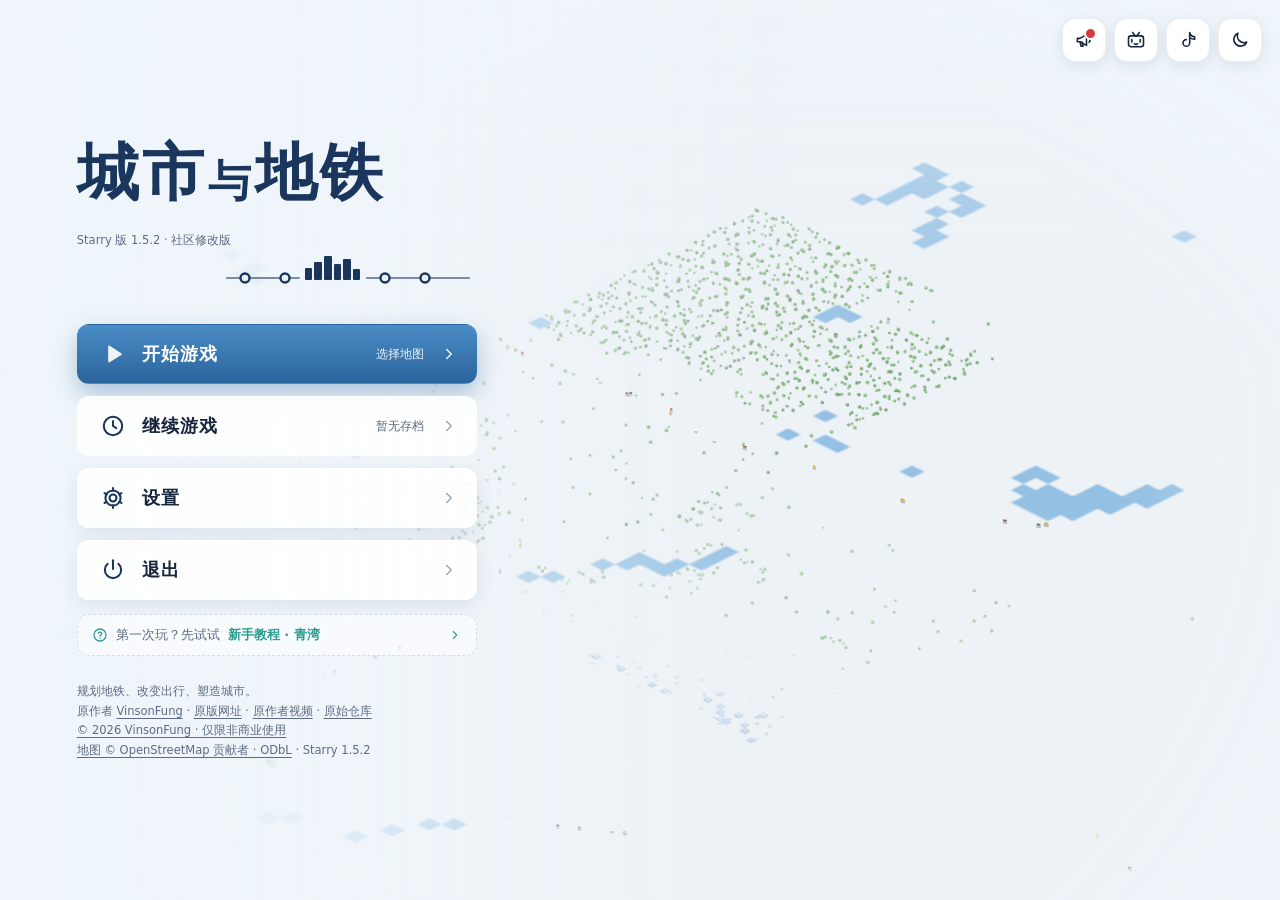
<file: index.html>
<!doctype html>
<html lang="zh-CN">
<head>
  <meta charset="utf-8">
  <meta name="viewport" content="width=device-width, initial-scale=1, viewport-fit=cover">
  <title>城市与地铁 · Starry 社区版 1.2</title>
  <meta name="author" content="VinsonFung">
  <meta name="copyright" content="Copyright © 2026 VinsonFung. Non-commercial use only. All rights reserved.">
  <meta name="description" content="单人地铁规划与城市经营游戏：广州、杭州、香港、台北、东京、上海、武汉、巴黎、北京与青湾教程，支持简体中文、繁体中文和英语。">
  <meta name="theme-color" content="#eaf1f7">
  <link rel="icon" type="image/png" href="img/favicon.png">
  <script>
    // 首帧即应用主题，避免浅色闪烁
    (function () {
      var s = null, t = 'auto';
      try { s = JSON.parse(localStorage.getItem('cm1.settings') || 'null'); t = (s && s.theme) || localStorage.getItem('cm1.theme') || 'auto'; } catch (e) {}
      if (t !== 'light' && t !== 'dark') t = window.matchMedia && window.matchMedia('(prefers-color-scheme: dark)').matches ? 'dark' : 'light';
      document.documentElement.setAttribute('data-theme', t);
      if (s && s.uiScale) document.documentElement.style.setProperty('--uiz', String(s.uiScale));
    })();
  </script>
  <link rel="stylesheet" href="css/style.css">
</head>
<body>
  <canvas id="map" aria-label="城市地图"></canvas>
  <div id="app"></div>
  <noscript>本游戏需要启用 JavaScript。</noscript>
  <script src="js/util.js"></script>
  <script src="js/vendor/opencc/cn2t.js"></script>
  <script src="js/vendor/pinyin/pinyin-pro.js"></script>
  <script src="js/locales/en.js"></script>
  <script src="js/i18n.js"></script>
  <script src="js/config.js"></script>
  <script src="js/accessibility.js"></script>
  <script src="js/news.js"></script>
  <script src="js/legal.js"></script>
  <script src="js/geo_gz.js"></script>
  <script src="js/geo.js"></script>
  <script src="js/data_gz.js"></script>
  <script src="js/data_tutorial.js"></script>
  <script src="js/geo_hz.js"></script>
  <script src="js/data_hz.js"></script>
  <script src="js/community-geography.js"></script>
  <script src="js/geo_sz.js"></script>
  <script src="js/data_sz.js"></script>
  <script src="js/geo_sg.js"></script>
  <script src="js/data_sg.js"></script>
  <script src="js/geo_nj.js"></script>
  <script src="js/data_nj.js"></script>
  <script src="js/geo_su.js"></script>
  <script src="js/data_su.js"></script>
  <script src="js/geo_ny.js"></script>
  <script src="js/data_ny.js"></script>
  <script src="js/geo_cd.js"></script>
  <script src="js/data_cd.js"></script>
  <script src="js/geo_cq.js"></script>
  <script src="js/data_cq.js"></script>
  <script src="js/geo_tj.js"></script>
  <script src="js/data_tj.js"></script>
  <script src="js/geo_qd.js"></script>
  <script src="js/data_qd.js"></script>
  <script src="js/geo_xa.js"></script>
  <script src="js/data_xa.js"></script>
  <script src="js/geo_mi.js"></script>
  <script src="js/data_mi.js"></script>
  <script src="js/geo_nb.js"></script>
  <script src="js/data_nb.js"></script>
  <script src="js/geo_hk.js"></script>
  <script src="js/data_hk.js"></script>
  <script src="js/geo_tk.js"></script>
  <script src="js/data_tk.js"></script>
  <script src="js/geo_tp.js"></script>
  <script src="js/data_tp.js"></script>
  <script src="js/geo_pa.js"></script>
  <script src="js/data_pa.js"></script>
  <script src="js/geo_ld.js"></script>
  <script src="js/data_ld.js"></script>
  <script src="js/geo_wh.js"></script>
  <script src="js/data_wh.js"></script>
  <script src="js/geo_sh.js"></script>
  <script src="js/data_sh.js"></script>
  <script src="js/geo_bj.js"></script>
  <script src="js/data_bj.js"></script>
  <script src="js/geo_sh_outer.js"></script>
  <script src="js/geo_gz_outer.js"></script>
  <script src="js/outer-maps.js"></script>
  <script src="js/traits.js"></script>
  <script src="js/geo_ny1900.js"></script>
  <script src="js/data_ny1900.js"></script>
  <script src="js/geo_sg1980.js"></script>
  <script src="js/data_sg1980.js"></script>
  <script src="js/geo_sy.js"></script>
  <script src="js/data_sy.js"></script>
  <script src="js/maps.js"></script>
  <script src="js/data_eras.js"></script>
  <script src="js/facility.js"></script>
  <script src="js/eras.js"></script>
  <script src="js/city.js"></script>
  <script src="js/metro.js"></script>
  <script src="js/noise.js"></script>
  <script src="js/road-kernel.js"></script>
  <script src="js/sim.js"></script>
  <script src="js/economy.js"></script>
  <script src="js/taskplans.js"></script>
  <script src="js/macro.js"></script>
  <script src="js/rail-concessions.js"></script>
  <script src="js/development.js"></script>
  <script src="js/game.js"></script>
  <script src="js/milestones.js"></script>
  <script src="js/sim-stamp.js"></script>
  <script src="js/traffic-cache.js"></script>
  <script src="js/save.js"></script>
  <script src="js/render.js"></script>
  <script src="js/sites.js"></script>
  <script src="js/scenery.js"></script>
  <script src="js/agents.js"></script>
  <script src="js/bgtransit.js"></script>
  <script src="js/icons.js"></script>
  <script src="js/settings.js"></script>
  <script src="js/keys.js"></script>
  <script src="js/grid.js"></script>
  <script src="js/sound.js"></script>
  <script src="js/soundscape.js"></script>
  <script src="js/tools.js"></script>
  <script src="js/ui.js"></script>
  <script src="js/screens.js"></script>
  <script src="js/sketch.js"></script>
  <script src="js/pages.js"></script>
  <script src="js/todo.js"></script>
  <script src="js/corp.js"></script>
  <script src="js/fleet.js"></script>
  <script src="js/impact.js"></script>
  <script src="js/voices.js"></script>
  <script src="js/opsapp.js"></script>
  <script src="js/stats.js"></script>
  <script src="js/netlayout.js"></script>
  <script src="js/netmap.js"></script>
  <script src="js/netreplay.js"></script>
  <script src="js/review.js"></script>
  <script src="js/follow.js"></script>
  <script src="js/tutorial.js"></script>
  <script src="js/quick.js"></script>
  <script src="js/v22-ui.js"></script>
  <script src="js/main.js"></script>
</body>
</html>
</file>
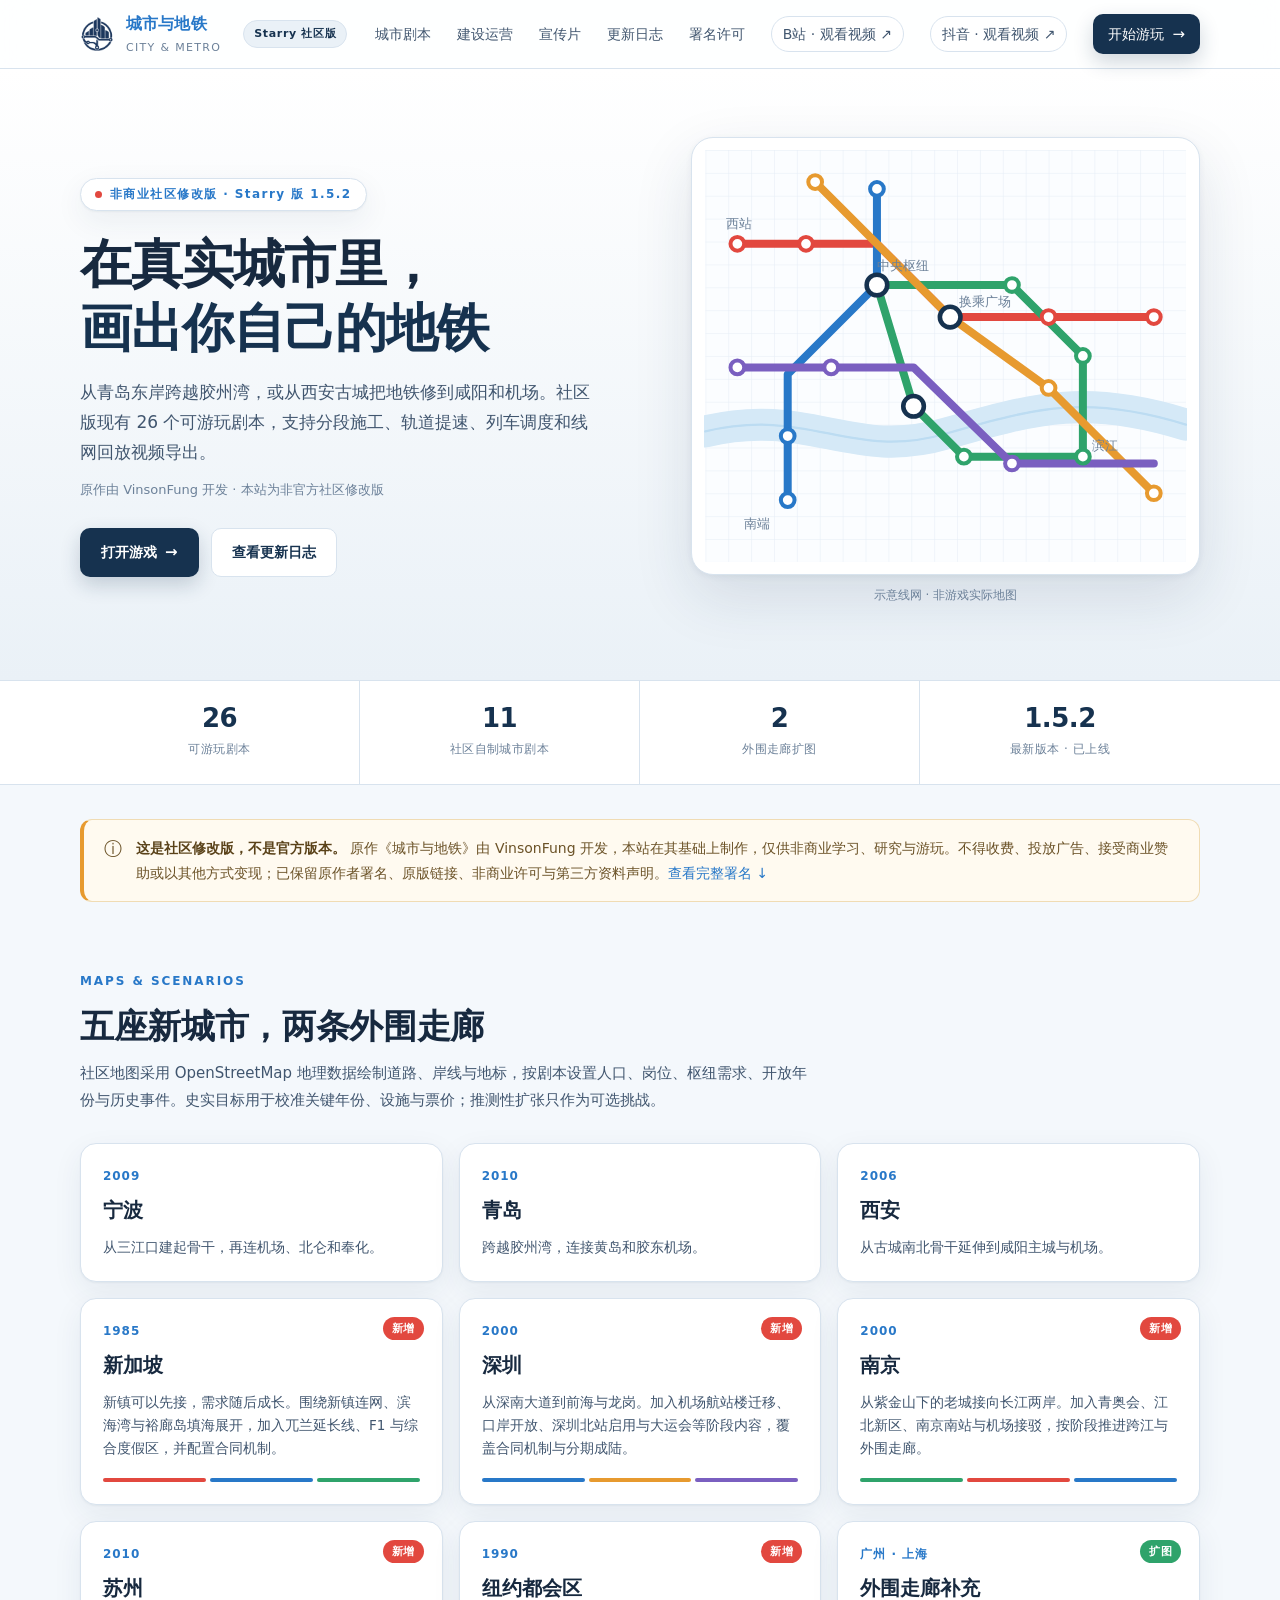
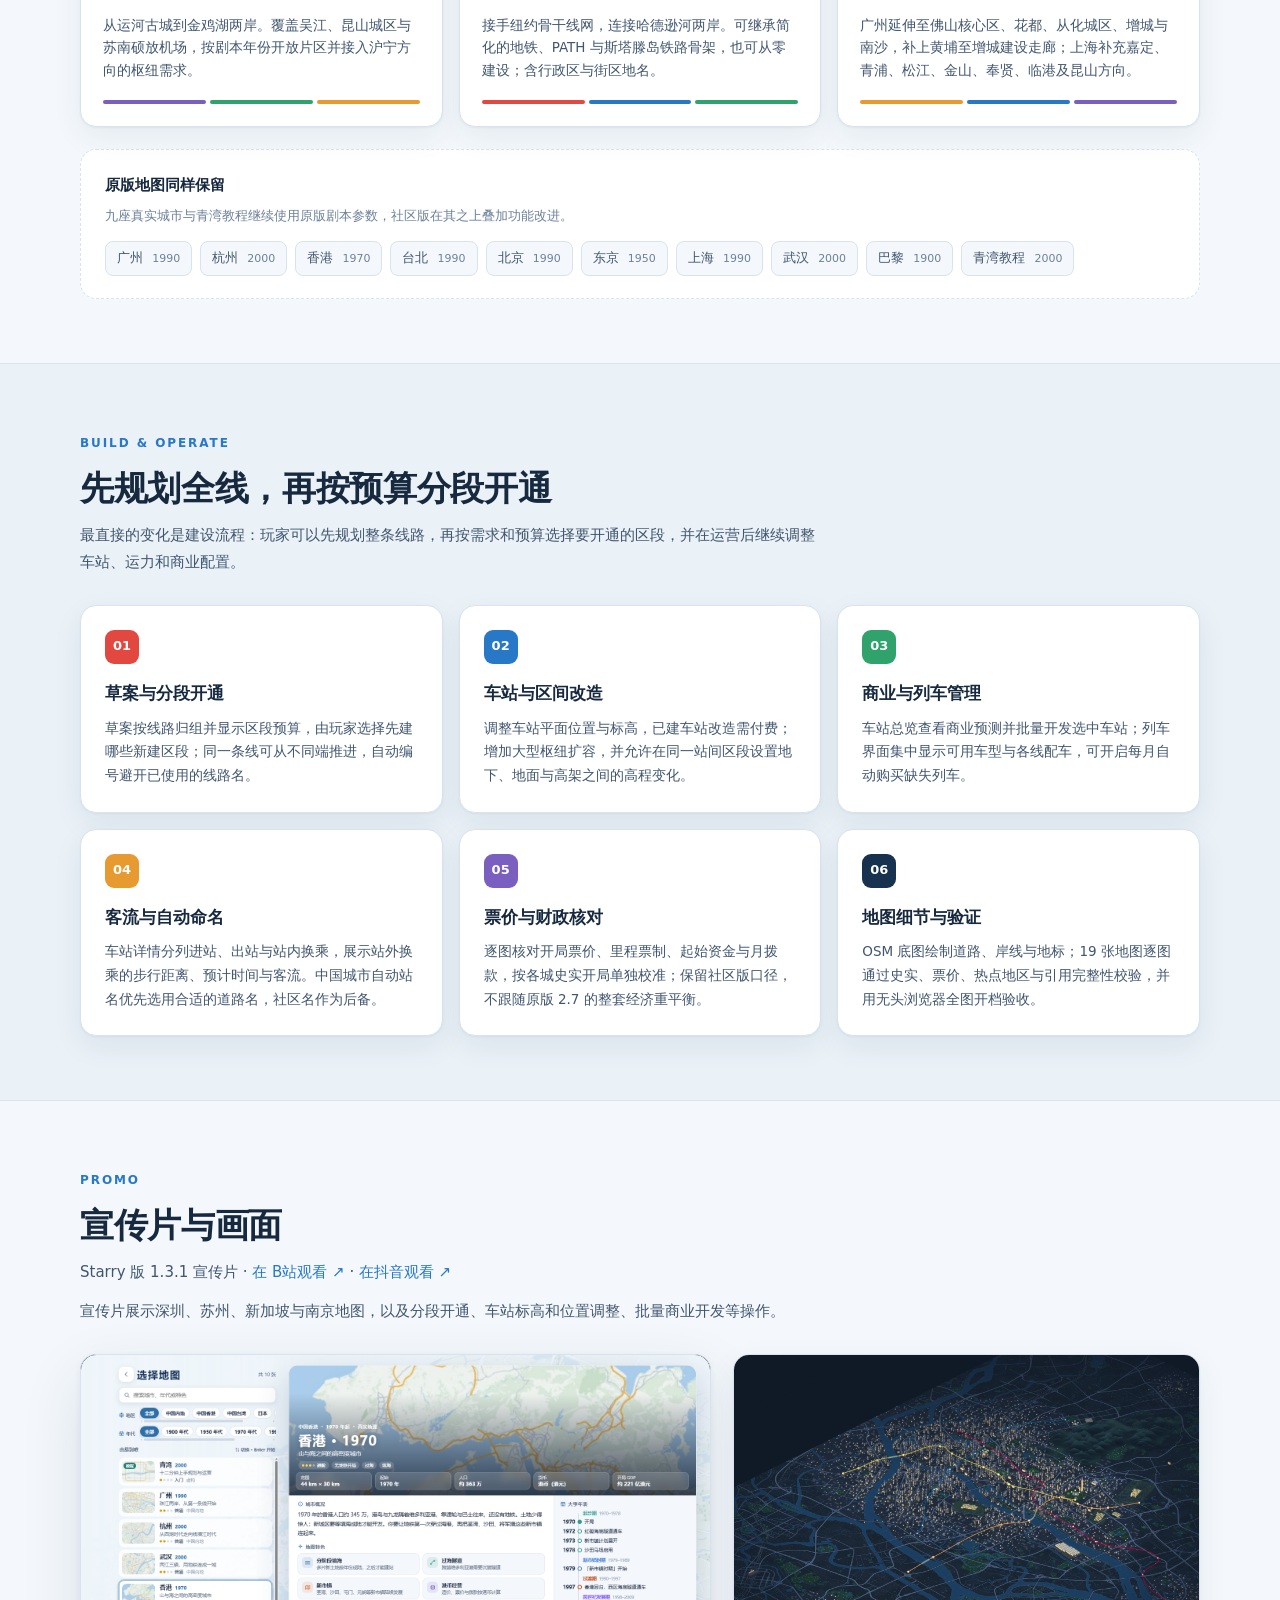
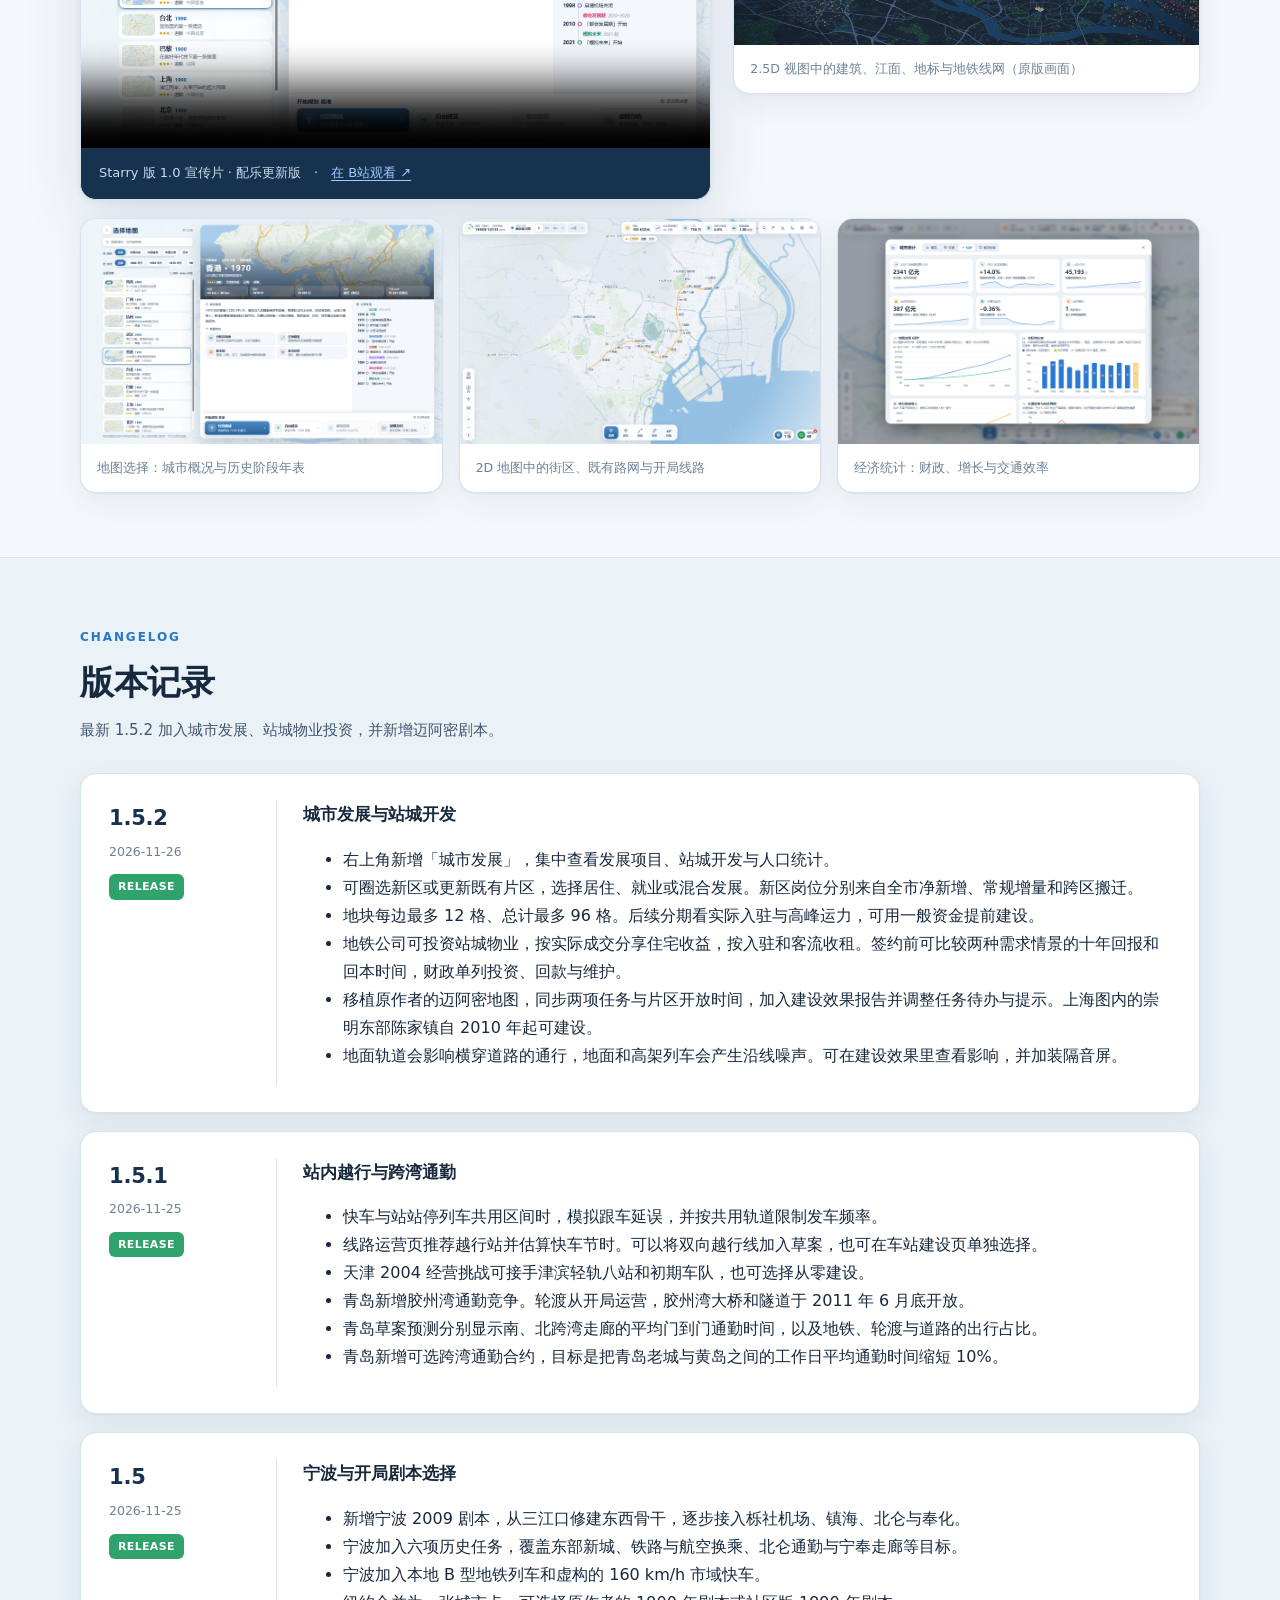
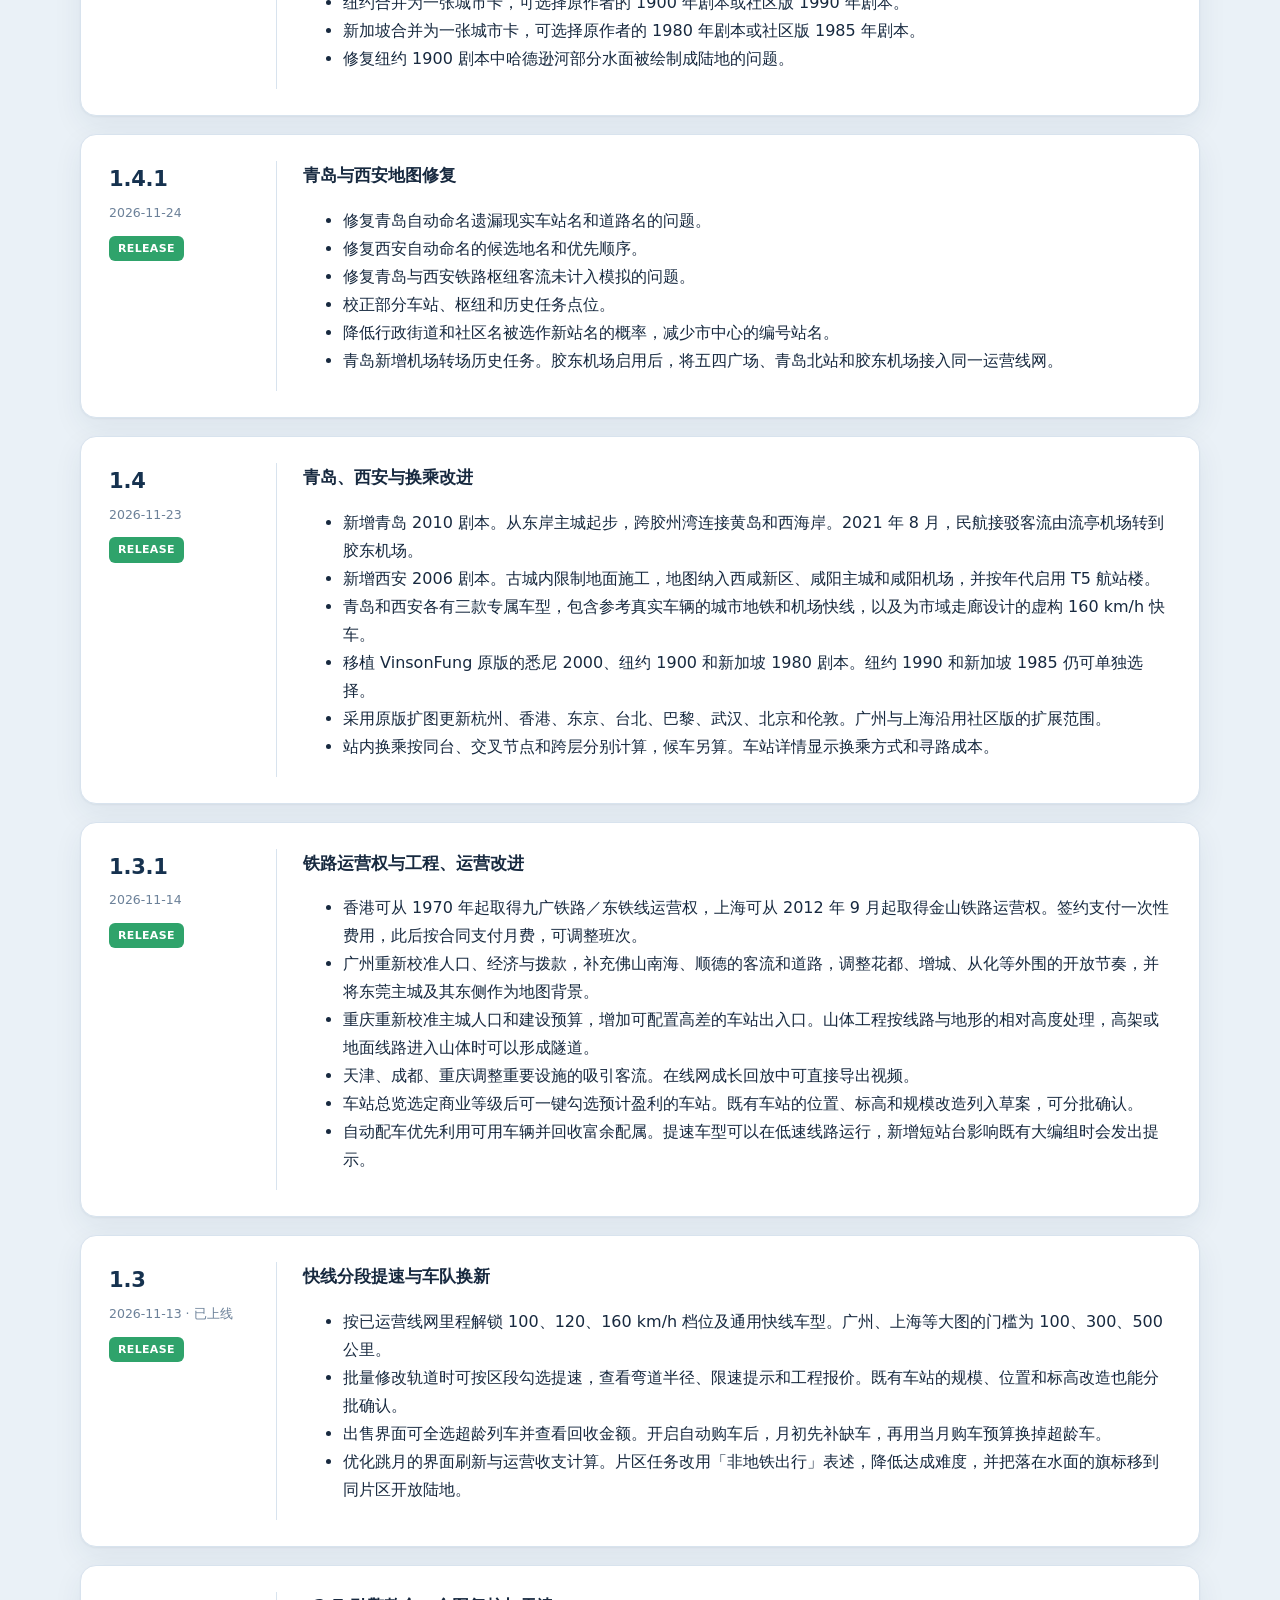
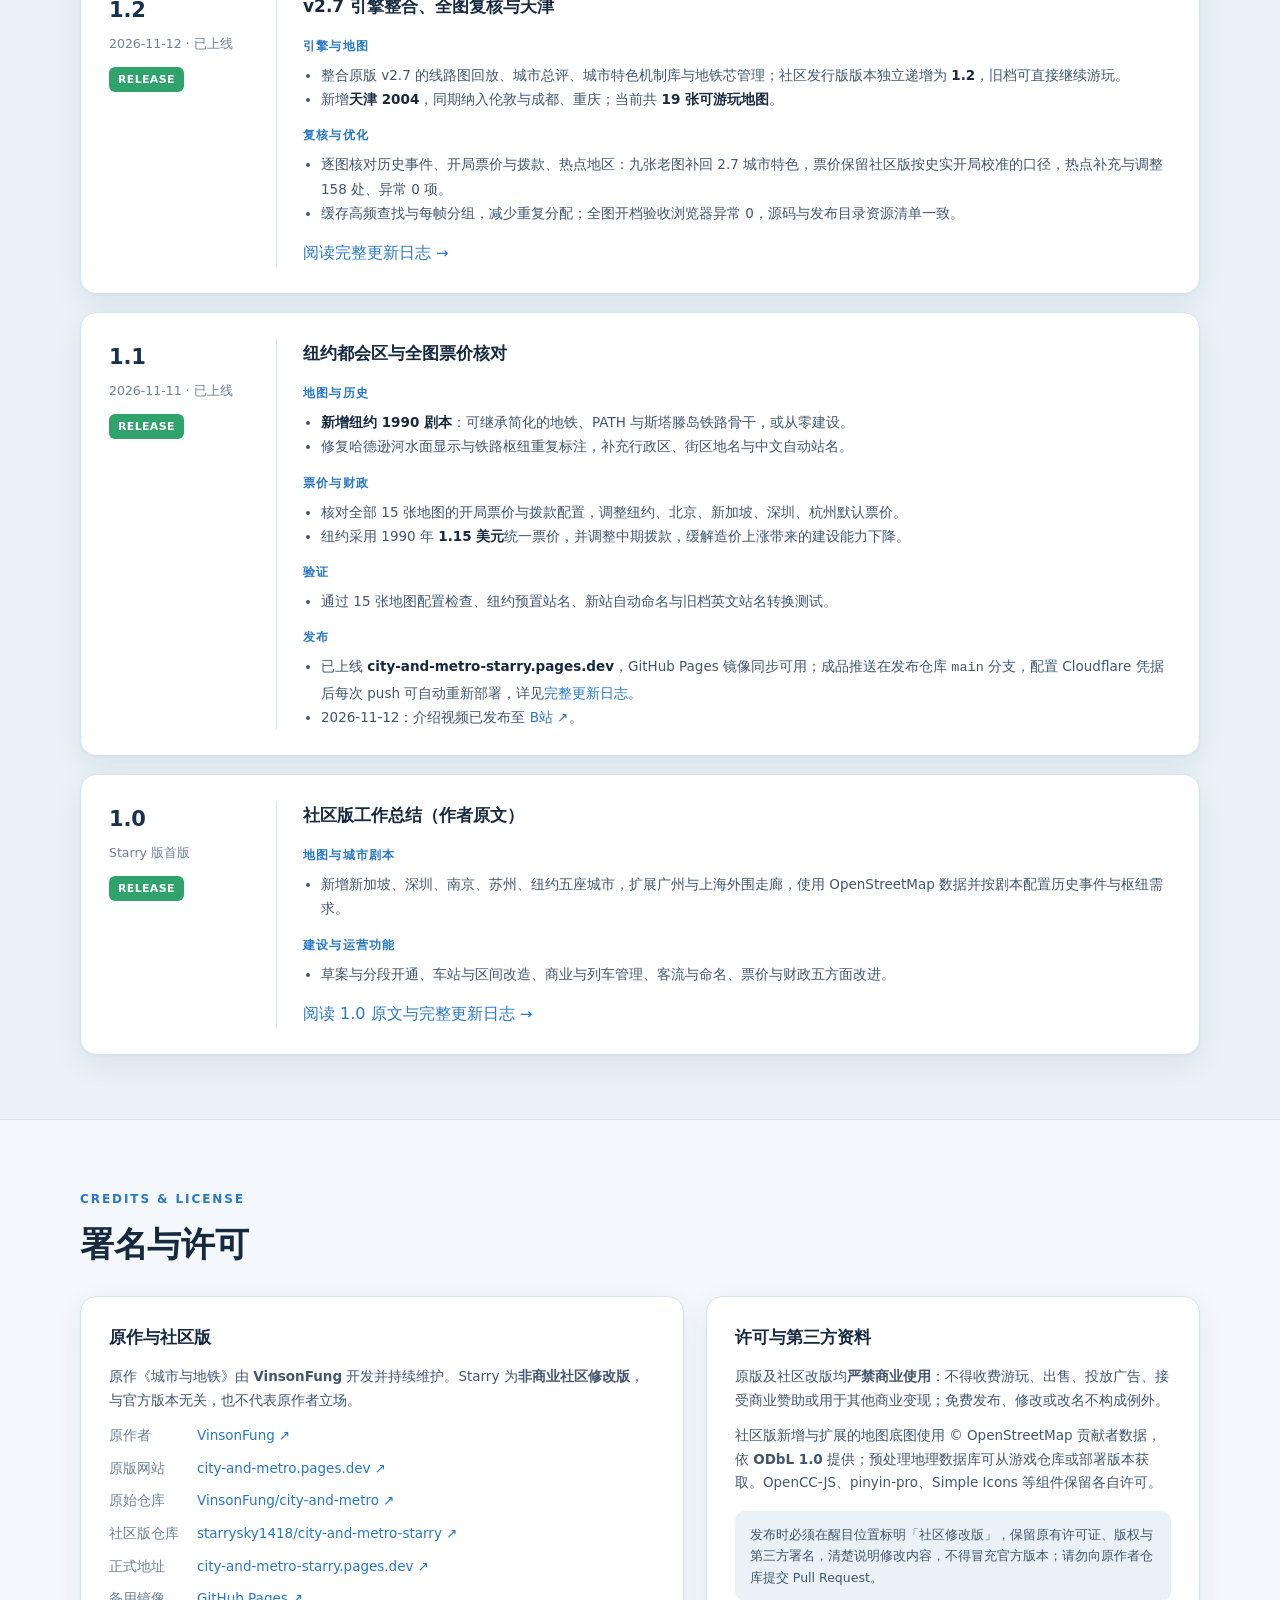
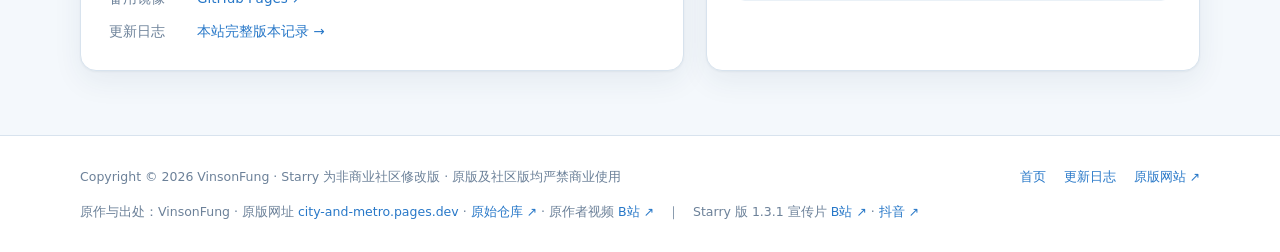
<file: site/index.html>
<!doctype html>
<html lang="zh-CN">
<head>
<meta charset="utf-8">
<meta name="viewport" content="width=device-width, initial-scale=1, viewport-fit=cover">
<title>城市与地铁 · Starry 社区版</title>
<meta name="description" content="《城市与地铁》Starry 非商业社区修改版：26 个可游玩剧本。1.5.2 加入城市发展、站城物业投资及迈阿密剧本。">
<meta name="theme-color" content="#eaf1f7">
<link rel="icon" type="image/png" href="assets/img/favicon.png">
<link rel="stylesheet" href="assets/style.css">
<script>
  // 试玩入口：本地 file:// 预览指向源码游戏；部署后介绍站位于 /site/ 子目录，
  // 游戏在站点根目录，因此 ../ 可同时适配 GitHub Pages 与 Cloudflare Pages。
  const PLAY_URL = location.protocol === 'file:' ? '../city-and-metro-main/index.html' : '../';
  document.addEventListener('DOMContentLoaded', function () {
    document.querySelectorAll('[data-play]').forEach(function (a) { a.href = PLAY_URL; });
  });
</script>
</head>
<body>

<header class="site-head">
  <div class="wrap head-inner">
    <a class="brand" href="index.html">
      <img src="assets/img/logo-navy.png" alt="">
      <span class="brand-txt">城市与地铁<small>CITY &amp; METRO</small></span>
    </a>
    <span class="edition-tag">Starry 社区版</span>
    <nav class="nav">
      <a href="#cities">城市剧本</a>
      <a href="#features">建设运营</a>
      <a href="#media">宣传片</a>
      <a href="changelog.html">更新日志</a>
      <a href="#credits">署名许可</a>
      <a class="bili-link" href="https://www.bilibili.com/video/BV1DgsH6GErB/" target="_blank" rel="noopener">B站 · 观看视频 ↗</a>
      <a class="bili-link" href="https://v.douyin.com/216z3Tkpl6k/" target="_blank" rel="noopener">抖音 · 观看视频 ↗</a>
      <a class="btn btn-primary btn-sm btn-play" data-play href="../">开始游玩 <span class="arrow">→</span></a>
    </nav>
  </div>
</header>

<main>

  <!-- Hero -->
  <div class="hero">
    <div class="wrap hero-grid">
      <div>
        <span class="eyebrow"><i class="dot"></i> 非商业社区修改版 · Starry 版 1.5.2</span>
        <h1>在真实城市里，<br><span class="accent">画出你自己的地铁</span></h1>
        <p class="hero-sub">从青岛东岸跨越胶州湾，或从西安古城把地铁修到咸阳和机场。社区版现有 26 个可游玩剧本，支持分段施工、轨道提速、列车调度和线网回放视频导出。</p>
        <p class="hero-note">原作由 VinsonFung 开发 · 本站为非官方社区修改版</p>
        <div class="hero-actions">
          <a class="btn btn-primary" data-play href="../">打开游戏 <span class="arrow">→</span></a>
          <a class="btn btn-ghost" href="changelog.html">查看更新日志</a>
        </div>
      </div>
      <div class="hero-art">
        <div class="metro-art">
          <svg viewBox="0 0 420 360" role="img" aria-label="示意地铁线网">
            <defs>
              <pattern id="grid" width="20" height="20" patternUnits="userSpaceOnUse">
                <path d="M20 0H0V20" fill="none" stroke="#e6eef6" stroke-width="1"/>
              </pattern>
            </defs>
            <rect width="420" height="360" fill="#fbfdff"/>
            <rect width="420" height="360" fill="url(#grid)"/>
            <!-- 河流 -->
            <path d="M0 246 C 90 224, 128 272, 210 248 S 336 214, 420 240" fill="none" stroke="#d5e9f7" stroke-width="28" stroke-linecap="round"/>
            <path d="M0 246 C 90 224, 128 272, 210 248 S 336 214, 420 240" fill="none" stroke="#bcdcf2" stroke-width="2" stroke-linecap="round"/>
            <!-- 红线 -->
            <path d="M28 82 H150 L214 146 H392" fill="none" stroke="#e2483f" stroke-width="7" stroke-linecap="round" stroke-linejoin="round"/>
            <!-- 蓝线 -->
            <path d="M72 306 L72 196 L150 118 L150 34" fill="none" stroke="#2878c8" stroke-width="7" stroke-linecap="round" stroke-linejoin="round"/>
            <!-- 绿线（环） -->
            <path d="M150 118 L268 118 L330 180 L330 268 L226 268 L182 224 Z" fill="none" stroke="#2fa36b" stroke-width="7" stroke-linecap="round" stroke-linejoin="round"/>
            <!-- 橙线 -->
            <path d="M392 300 L300 208 L214 146 L96 28" fill="none" stroke="#e79a2f" stroke-width="7" stroke-linecap="round" stroke-linejoin="round"/>
            <!-- 紫线 -->
            <path d="M28 190 H182 L268 274 H392" fill="none" stroke="#7a5fc0" stroke-width="7" stroke-linecap="round" stroke-linejoin="round"/>
            <!-- 站点 -->
            <g fill="#fff" stroke-width="3.5">
              <circle cx="28" cy="82" r="6" stroke="#e2483f"/><circle cx="88" cy="82" r="6" stroke="#e2483f"/>
              <circle cx="214" cy="146" r="6" stroke="#e2483f"/><circle cx="300" cy="146" r="6" stroke="#e2483f"/><circle cx="392" cy="146" r="6" stroke="#e2483f"/>
              <circle cx="72" cy="306" r="6" stroke="#2878c8"/><circle cx="72" cy="250" r="6" stroke="#2878c8"/><circle cx="150" cy="34" r="6" stroke="#2878c8"/>
              <circle cx="268" cy="118" r="6" stroke="#2fa36b"/><circle cx="330" cy="180" r="6" stroke="#2fa36b"/><circle cx="330" cy="268" r="6" stroke="#2fa36b"/><circle cx="226" cy="268" r="6" stroke="#2fa36b"/>
              <circle cx="392" cy="300" r="6" stroke="#e79a2f"/><circle cx="300" cy="208" r="6" stroke="#e79a2f"/><circle cx="96" cy="28" r="6" stroke="#e79a2f"/>
              <circle cx="28" cy="190" r="6" stroke="#7a5fc0"/><circle cx="110" cy="190" r="6" stroke="#7a5fc0"/><circle cx="268" cy="274" r="6" stroke="#7a5fc0"/>
            </g>
            <!-- 换乘站 -->
            <g fill="#fff" stroke="#16324f" stroke-width="4">
              <circle cx="150" cy="118" r="9"/><circle cx="214" cy="146" r="9"/><circle cx="182" cy="224" r="9"/>
            </g>
            <g font-size="11" fill="#6c8199" font-family="sans-serif">
              <text x="18" y="68">西站</text><text x="150" y="105">中央枢纽</text><text x="222" y="136">换乘广场</text>
              <text x="338" y="262">滨江</text><text x="34" y="330">南端</text>
            </g>
          </svg>
        </div>
        <p class="art-cap">示意线网 · 非游戏实际地图</p>
      </div>
    </div>
  </div>

  <!-- Stats -->
  <div class="stats">
    <div class="wrap stats-in">
      <div class="stat"><b>26</b><span>可游玩剧本</span></div>
      <div class="stat"><b>11</b><span>社区自制城市剧本</span></div>
      <div class="stat"><b>2</b><span>外围走廊扩图</span></div>
      <div class="stat"><b>1.5.2</b><span>最新版本 · 已上线</span></div>
    </div>
  </div>

  <!-- 社区版声明 -->
  <div class="wrap" style="padding-top:34px">
    <div class="notice">
      <span class="ic">ⓘ</span>
      <div><strong>这是社区修改版，不是官方版本。</strong> 原作《城市与地铁》由 VinsonFung 开发，本站在其基础上制作，仅供非商业学习、研究与游玩。不得收费、投放广告、接受商业赞助或以其他方式变现；已保留原作者署名、原版链接、非商业许可与第三方资料声明。<a href="#credits">查看完整署名 ↓</a></div>
    </div>
  </div>

  <!-- 城市剧本 -->
  <section id="cities">
    <div class="wrap">
      <div class="sec-head">
        <span class="sec-kicker">MAPS &amp; SCENARIOS</span>
        <h2>五座新城市，两条外围走廊</h2>
        <p class="sec-desc">社区地图采用 OpenStreetMap 地理数据绘制道路、岸线与地标，按剧本设置人口、岗位、枢纽需求、开放年份与历史事件。史实目标用于校准关键年份、设施与票价；推测性扩张只作为可选挑战。</p>
      </div>

      <div class="city-grid">
        <article class="city"><div class="yr">2009</div><h3>宁波</h3><p>从三江口建起骨干，再连机场、北仑和奉化。</p></article>
        <article class="city"><div class="yr">2010</div><h3>青岛</h3><p>跨越胶州湾，连接黄岛和胶东机场。</p></article>
        <article class="city"><div class="yr">2006</div><h3>西安</h3><p>从古城南北骨干延伸到咸阳主城与机场。</p></article>
        <article class="city">
          <span class="flag flag-new">新增</span>
          <div class="yr">1985</div><h3>新加坡</h3>
          <p>新镇可以先接，需求随后成长。围绕新镇连网、滨海湾与裕廊岛填海展开，加入兀兰延长线、F1 与综合度假区，并配置合同机制。</p>
          <div class="bar"><i style="background:var(--red)"></i><i style="background:var(--blue)"></i><i style="background:var(--green)"></i></div>
        </article>
        <article class="city">
          <span class="flag flag-new">新增</span>
          <div class="yr">2000</div><h3>深圳</h3>
          <p>从深南大道到前海与龙岗。加入机场航站楼迁移、口岸开放、深圳北站启用与大运会等阶段内容，覆盖合同机制与分期成陆。</p>
          <div class="bar"><i style="background:var(--blue)"></i><i style="background:var(--orange)"></i><i style="background:var(--purple)"></i></div>
        </article>
        <article class="city">
          <span class="flag flag-new">新增</span>
          <div class="yr">2000</div><h3>南京</h3>
          <p>从紫金山下的老城接向长江两岸。加入青奥会、江北新区、南京南站与机场接驳，按阶段推进跨江与外围走廊。</p>
          <div class="bar"><i style="background:var(--green)"></i><i style="background:var(--red)"></i><i style="background:var(--blue)"></i></div>
        </article>
        <article class="city">
          <span class="flag flag-new">新增</span>
          <div class="yr">2010</div><h3>苏州</h3>
          <p>从运河古城到金鸡湖两岸。覆盖吴江、昆山城区与苏南硕放机场，按剧本年份开放片区并接入沪宁方向的枢纽需求。</p>
          <div class="bar"><i style="background:var(--purple)"></i><i style="background:var(--green)"></i><i style="background:var(--orange)"></i></div>
        </article>
        <article class="city">
          <span class="flag flag-new">新增</span>
          <div class="yr">1990</div><h3>纽约都会区</h3>
          <p>接手纽约骨干线网，连接哈德逊河两岸。可继承简化的地铁、PATH 与斯塔滕岛铁路骨架，也可从零建设；含行政区与街区地名。</p>
          <div class="bar"><i style="background:var(--red)"></i><i style="background:var(--blue)"></i><i style="background:var(--green)"></i></div>
        </article>
        <article class="city">
          <span class="flag flag-ext">扩图</span>
          <div class="yr">广州 · 上海</div><h3>外围走廊补充</h3>
          <p>广州延伸至佛山核心区、花都、从化城区、增城与南沙，补上黄埔至增城建设走廊；上海补充嘉定、青浦、松江、金山、奉贤、临港及昆山方向。</p>
          <div class="bar"><i style="background:var(--orange)"></i><i style="background:var(--blue)"></i><i style="background:var(--purple)"></i></div>
        </article>
      </div>

      <div class="legacy">
        <h3>原版地图同样保留</h3>
        <p>九座真实城市与青湾教程继续使用原版剧本参数，社区版在其之上叠加功能改进。</p>
        <div class="chips">
          <span class="chip">广州 <em>1990</em></span><span class="chip">杭州 <em>2000</em></span>
          <span class="chip">香港 <em>1970</em></span><span class="chip">台北 <em>1990</em></span>
          <span class="chip">北京 <em>1990</em></span><span class="chip">东京 <em>1950</em></span>
          <span class="chip">上海 <em>1990</em></span><span class="chip">武汉 <em>2000</em></span>
          <span class="chip">巴黎 <em>1900</em></span><span class="chip">青湾教程 <em>2000</em></span>
        </div>
      </div>
    </div>
  </section>

  <!-- 建设与运营 -->
  <section class="alt" id="features">
    <div class="wrap">
      <div class="sec-head">
        <span class="sec-kicker">BUILD &amp; OPERATE</span>
        <h2>先规划全线，再按预算分段开通</h2>
        <p class="sec-desc">最直接的变化是建设流程：玩家可以先规划整条线路，再按需求和预算选择要开通的区段，并在运营后继续调整车站、运力和商业配置。</p>
      </div>
      <div class="feat-grid">
        <div class="feat"><div class="num" style="background:var(--red)">01</div><h3>草案与分段开通</h3><p>草案按线路归组并显示区段预算，由玩家选择先建哪些新建区段；同一条线可从不同端推进，自动编号避开已使用的线路名。</p></div>
        <div class="feat"><div class="num" style="background:var(--blue)">02</div><h3>车站与区间改造</h3><p>调整车站平面位置与标高，已建车站改造需付费；增加大型枢纽扩容，并允许在同一站间区段设置地下、地面与高架之间的高程变化。</p></div>
        <div class="feat"><div class="num" style="background:var(--green)">03</div><h3>商业与列车管理</h3><p>车站总览查看商业预测并批量开发选中车站；列车界面集中显示可用车型与各线配车，可开启每月自动购买缺失列车。</p></div>
        <div class="feat"><div class="num" style="background:var(--orange)">04</div><h3>客流与自动命名</h3><p>车站详情分列进站、出站与站内换乘，展示站外换乘的步行距离、预计时间与客流。中国城市自动站名优先选用合适的道路名，社区名作为后备。</p></div>
        <div class="feat"><div class="num" style="background:var(--purple)">05</div><h3>票价与财政核对</h3><p>逐图核对开局票价、里程票制、起始资金与月拨款，按各城史实开局单独校准；保留社区版口径，不跟随原版 2.7 的整套经济重平衡。</p></div>
        <div class="feat"><div class="num" style="background:var(--navy)">06</div><h3>地图细节与验证</h3><p>OSM 底图绘制道路、岸线与地标；19 张地图逐图通过史实、票价、热点地区与引用完整性校验，并用无头浏览器全图开档验收。</p></div>
      </div>
    </div>
  </section>

  <!-- 宣传片 -->
  <section id="media">
    <div class="wrap">
      <div class="sec-head">
        <span class="sec-kicker">PROMO</span>
        <h2>宣传片与画面</h2>
        <p class="sec-desc">Starry 版 1.3.1 宣传片 · <a href="https://www.bilibili.com/video/BV1DgsH6GErB/" target="_blank" rel="noopener">在 B站观看 ↗</a> · <a href="https://v.douyin.com/216z3Tkpl6k/" target="_blank" rel="noopener">在抖音观看 ↗</a></p>
        <p class="sec-desc">宣传片展示深圳、苏州、新加坡与南京地图，以及分段开通、车站标高和位置调整、批量商业开发等操作。</p>
      </div>
      <div class="media-grid">
        <div class="video-box">
          <video controls preload="metadata" poster="assets/img/screenshot-map-selection.png" src="assets/promo.mp4">浏览器不支持视频播放。</video>
          <div class="video-cap">Starry 版 1.0 宣传片 · 配乐更新版　·　<a href="https://www.bilibili.com/video/BV1dnWU6xECS/" target="_blank" rel="noopener">在 B站观看 ↗</a></div>
        </div>
        <div class="shot">
          <img src="assets/img/screenshot-guangzhou-night.png" alt="广州 2.5D 夜景与线网">
          <p>2.5D 视图中的建筑、江面、地标与地铁线网（原版画面）</p>
        </div>
      </div>
      <div class="shots-row">
        <div class="shot">
          <img src="assets/img/screenshot-map-selection.png" alt="地图选择页">
          <p>地图选择：城市概况与历史阶段年表</p>
        </div>
        <div class="shot">
          <img src="assets/img/screenshot-tokyo-day.png" alt="东京 2D 白天地图">
          <p>2D 地图中的街区、既有路网与开局线路</p>
        </div>
        <div class="shot">
          <img src="assets/img/screenshot-economy-statistics.png" alt="经济统计界面">
          <p>经济统计：财政、增长与交通效率</p>
        </div>
      </div>
    </div>
  </section>

  <!-- 更新日志摘要 -->
  <section class="alt" id="changelog">
    <div class="wrap">
      <div class="sec-head">
        <span class="sec-kicker">CHANGELOG</span>
        <h2>版本记录</h2>
        <p class="sec-desc">最新 1.5.2 加入城市发展、站城物业投资，并新增迈阿密剧本。</p>
      </div>
      <div class="log-list">
        <div class="log-item">
          <div class="log-meta">
            <div class="log-ver">1.5.2</div>
            <div class="log-date">2026-11-26</div>
            <span class="log-badge badge-rel">RELEASE</span>
          </div>
          <div class="log-body">
            <h3>城市发展与站城开发</h3>
            <ul>
              <li>右上角新增「城市发展」，集中查看发展项目、站城开发与人口统计。</li>
              <li>可圈选新区或更新既有片区，选择居住、就业或混合发展。新区岗位分别来自全市净新增、常规增量和跨区搬迁。</li>
              <li>地块每边最多 12 格、总计最多 96 格。后续分期看实际入驻与高峰运力，可用一般资金提前建设。</li>
              <li>地铁公司可投资站城物业，按实际成交分享住宅收益，按入驻和客流收租。签约前可比较两种需求情景的十年回报和回本时间，财政单列投资、回款与维护。</li>
              <li>移植原作者的迈阿密地图，同步两项任务与片区开放时间，加入建设效果报告并调整任务待办与提示。上海图内的崇明东部陈家镇自 2010 年起可建设。</li>
              <li>地面轨道会影响横穿道路的通行，地面和高架列车会产生沿线噪声。可在建设效果里查看影响，并加装隔音屏。</li>
            </ul>
          </div>
        </div>
        <div class="log-item">
          <div class="log-meta">
            <div class="log-ver">1.5.1</div>
            <div class="log-date">2026-11-25</div>
            <span class="log-badge badge-rel">RELEASE</span>
          </div>
          <div class="log-body">
            <h3>站内越行与跨湾通勤</h3>
            <ul>
              <li>快车与站站停列车共用区间时，模拟跟车延误，并按共用轨道限制发车频率。</li>
              <li>线路运营页推荐越行站并估算快车节时。可以将双向越行线加入草案，也可在车站建设页单独选择。</li>
              <li>天津 2004 经营挑战可接手津滨轻轨八站和初期车队，也可选择从零建设。</li>
              <li>青岛新增胶州湾通勤竞争。轮渡从开局运营，胶州湾大桥和隧道于 2011 年 6 月底开放。</li>
              <li>青岛草案预测分别显示南、北跨湾走廊的平均门到门通勤时间，以及地铁、轮渡与道路的出行占比。</li>
              <li>青岛新增可选跨湾通勤合约，目标是把青岛老城与黄岛之间的工作日平均通勤时间缩短 10%。</li>
            </ul>
          </div>
        </div>
        <div class="log-item">
          <div class="log-meta">
            <div class="log-ver">1.5</div>
            <div class="log-date">2026-11-25</div>
            <span class="log-badge badge-rel">RELEASE</span>
          </div>
          <div class="log-body">
            <h3>宁波与开局剧本选择</h3>
            <ul>
              <li>新增宁波 2009 剧本，从三江口修建东西骨干，逐步接入栎社机场、镇海、北仑与奉化。</li>
              <li>宁波加入六项历史任务，覆盖东部新城、铁路与航空换乘、北仑通勤与宁奉走廊等目标。</li>
              <li>宁波加入本地 B 型地铁列车和虚构的 160 km/h 市域快车。</li>
              <li>纽约合并为一张城市卡，可选择原作者的 1900 年剧本或社区版 1990 年剧本。</li>
              <li>新加坡合并为一张城市卡，可选择原作者的 1980 年剧本或社区版 1985 年剧本。</li>
              <li>修复纽约 1900 剧本中哈德逊河部分水面被绘制成陆地的问题。</li>
            </ul>
          </div>
        </div>
        <div class="log-item">
          <div class="log-meta">
            <div class="log-ver">1.4.1</div>
            <div class="log-date">2026-11-24</div>
            <span class="log-badge badge-rel">RELEASE</span>
          </div>
          <div class="log-body">
            <h3>青岛与西安地图修复</h3>
            <ul>
              <li>修复青岛自动命名遗漏现实车站名和道路名的问题。</li>
              <li>修复西安自动命名的候选地名和优先顺序。</li>
              <li>修复青岛与西安铁路枢纽客流未计入模拟的问题。</li>
              <li>校正部分车站、枢纽和历史任务点位。</li>
              <li>降低行政街道和社区名被选作新站名的概率，减少市中心的编号站名。</li>
              <li>青岛新增机场转场历史任务。胶东机场启用后，将五四广场、青岛北站和胶东机场接入同一运营线网。</li>
            </ul>
          </div>
        </div>
        <div class="log-item">
          <div class="log-meta">
            <div class="log-ver">1.4</div>
            <div class="log-date">2026-11-23</div>
            <span class="log-badge badge-rel">RELEASE</span>
          </div>
          <div class="log-body">
            <h3>青岛、西安与换乘改进</h3>
            <ul>
              <li>新增青岛 2010 剧本。从东岸主城起步，跨胶州湾连接黄岛和西海岸。2021 年 8 月，民航接驳客流由流亭机场转到胶东机场。</li>
              <li>新增西安 2006 剧本。古城内限制地面施工，地图纳入西咸新区、咸阳主城和咸阳机场，并按年代启用 T5 航站楼。</li>
              <li>青岛和西安各有三款专属车型，包含参考真实车辆的城市地铁和机场快线，以及为市域走廊设计的虚构 160 km/h 快车。</li>
              <li>移植 VinsonFung 原版的悉尼 2000、纽约 1900 和新加坡 1980 剧本。纽约 1990 和新加坡 1985 仍可单独选择。</li>
              <li>采用原版扩图更新杭州、香港、东京、台北、巴黎、武汉、北京和伦敦。广州与上海沿用社区版的扩展范围。</li>
              <li>站内换乘按同台、交叉节点和跨层分别计算，候车另算。车站详情显示换乘方式和寻路成本。</li>
            </ul>
          </div>
        </div>
        <div class="log-item">
          <div class="log-meta">
            <div class="log-ver">1.3.1</div>
            <div class="log-date">2026-11-14</div>
            <span class="log-badge badge-rel">RELEASE</span>
          </div>
          <div class="log-body">
            <h3>铁路运营权与工程、运营改进</h3>
            <ul>
              <li>香港可从 1970 年起取得九广铁路／东铁线运营权，上海可从 2012 年 9 月起取得金山铁路运营权。签约支付一次性费用，此后按合同支付月费，可调整班次。</li>
              <li>广州重新校准人口、经济与拨款，补充佛山南海、顺德的客流和道路，调整花都、增城、从化等外围的开放节奏，并将东莞主城及其东侧作为地图背景。</li>
              <li>重庆重新校准主城人口和建设预算，增加可配置高差的车站出入口。山体工程按线路与地形的相对高度处理，高架或地面线路进入山体时可以形成隧道。</li>
              <li>天津、成都、重庆调整重要设施的吸引客流。在线网成长回放中可直接导出视频。</li>
              <li>车站总览选定商业等级后可一键勾选预计盈利的车站。既有车站的位置、标高和规模改造列入草案，可分批确认。</li>
              <li>自动配车优先利用可用车辆并回收富余配属。提速车型可以在低速线路运行，新增短站台影响既有大编组时会发出提示。</li>
            </ul>
          </div>
        </div>
        <div class="log-item">
          <div class="log-meta">
            <div class="log-ver">1.3</div>
            <div class="log-date">2026-11-13 · 已上线</div>
            <span class="log-badge badge-rel">RELEASE</span>
          </div>
          <div class="log-body">
            <h3>快线分段提速与车队换新</h3>
            <ul>
              <li>按已运营线网里程解锁 100、120、160 km/h 档位及通用快线车型。广州、上海等大图的门槛为 100、300、500 公里。</li>
              <li>批量修改轨道时可按区段勾选提速，查看弯道半径、限速提示和工程报价。既有车站的规模、位置和标高改造也能分批确认。</li>
              <li>出售界面可全选超龄列车并查看回收金额。开启自动购车后，月初先补缺车，再用当月购车预算换掉超龄车。</li>
              <li>优化跳月的界面刷新与运营收支计算。片区任务改用「非地铁出行」表述，降低达成难度，并把落在水面的旗标移到同片区开放陆地。</li>
            </ul>
          </div>
        </div>


        <div class="log-item">
          <div class="log-meta">
            <div class="log-ver">1.2</div><div class="log-date">2026-11-12 · 已上线</div>
            <span class="log-badge badge-rel">RELEASE</span>
          </div>
          <div class="log-body">
            <h3>v2.7 引擎整合、全图复核与天津</h3>
            <div class="log-group"><h4>引擎与地图</h4><ul>
              <li>整合原版 v2.7 的线路图回放、城市总评、城市特色机制库与地铁芯管理；社区发行版版本独立递增为 <strong>1.2</strong>，旧档可直接继续游玩。</li>
              <li>新增<strong>天津 2004</strong>，同期纳入伦敦与成都、重庆；当前共 <strong>19 张可游玩地图</strong>。</li>
            </ul></div>
            <div class="log-group"><h4>复核与优化</h4><ul>
              <li>逐图核对历史事件、开局票价与拨款、热点地区：九张老图补回 2.7 城市特色，票价保留社区版按史实开局校准的口径，热点补充与调整 158 处、异常 0 项。</li>
              <li>缓存高频查找与每帧分组，减少重复分配；全图开档验收浏览器异常 0，源码与发布目录资源清单一致。</li>
            </ul></div>
            <p style="margin:14px 0 0"><a href="changelog.html">阅读完整更新日志 <span class="arrow">→</span></a></p>
          </div>
        </div>
        <div class="log-item">
          <div class="log-meta">
            <div class="log-ver">1.1</div><div class="log-date">2026-11-11 · 已上线</div>
            <span class="log-badge badge-rel">RELEASE</span>
          </div>
          <div class="log-body">
            <h3>纽约都会区与全图票价核对</h3>
            <div class="log-group"><h4>地图与历史</h4><ul>
              <li><strong>新增纽约 1990 剧本</strong>：可继承简化的地铁、PATH 与斯塔滕岛铁路骨干，或从零建设。</li>
              <li>修复哈德逊河水面显示与铁路枢纽重复标注，补充行政区、街区地名与中文自动站名。</li>
            </ul></div>
            <div class="log-group"><h4>票价与财政</h4><ul>
              <li>核对全部 15 张地图的开局票价与拨款配置，调整纽约、北京、新加坡、深圳、杭州默认票价。</li>
              <li>纽约采用 1990 年 <strong>1.15 美元</strong>统一票价，并调整中期拨款，缓解造价上涨带来的建设能力下降。</li>
            </ul></div>
            <div class="log-group"><h4>验证</h4><ul><li>通过 15 张地图配置检查、纽约预置站名、新站自动命名与旧档英文站名转换测试。</li></ul></div>
            <div class="log-group"><h4>发布</h4><ul><li>已上线 <strong>city-and-metro-starry.pages.dev</strong>，GitHub Pages 镜像同步可用；成品推送在发布仓库 <code>main</code> 分支，配置 Cloudflare 凭据后每次 push 可自动重新部署，详见<a href="changelog.html">完整更新日志</a>。</li><li>2026-11-12：介绍视频已发布至 <a href="https://www.bilibili.com/video/BV1dnWU6xECS/" target="_blank" rel="noopener">B站 ↗</a>。</li></ul></div>
          </div>
        </div>
        <div class="log-item">
          <div class="log-meta">
            <div class="log-ver">1.0</div><div class="log-date">Starry 版首版</div>
            <span class="log-badge badge-rel">RELEASE</span>
          </div>
          <div class="log-body">
            <h3>社区版工作总结（作者原文）</h3>
            <div class="log-group"><h4>地图与城市剧本</h4><ul>
              <li>新增新加坡、深圳、南京、苏州、纽约五座城市，扩展广州与上海外围走廊，使用 OpenStreetMap 数据并按剧本配置历史事件与枢纽需求。</li>
            </ul></div>
            <div class="log-group"><h4>建设与运营功能</h4><ul>
              <li>草案与分段开通、车站与区间改造、商业与列车管理、客流与命名、票价与财政五方面改进。</li>
            </ul></div>
            <p style="margin:14px 0 0"><a href="changelog.html">阅读 1.0 原文与完整更新日志 <span class="arrow">→</span></a></p>
          </div>
        </div>
      </div>
    </div>
  </section>

  <!-- 署名与许可 -->
  <section id="credits">
    <div class="wrap">
      <div class="sec-head">
        <span class="sec-kicker">CREDITS &amp; LICENSE</span>
        <h2>署名与许可</h2>
      </div>
      <div class="credits">
        <div class="credit-card">
          <h3>原作与社区版</h3>
          <p>原作《城市与地铁》由 <strong>VinsonFung</strong> 开发并持续维护。Starry 为<strong>非商业社区修改版</strong>，与官方版本无关，也不代表原作者立场。</p>
          <ul class="link-list">
            <li><span class="lab">原作者</span><a href="https://github.com/VinsonFung" target="_blank" rel="noopener">VinsonFung ↗</a></li>
            <li><span class="lab">原版网站</span><a href="https://city-and-metro.pages.dev" target="_blank" rel="noopener">city-and-metro.pages.dev ↗</a></li>
            <li><span class="lab">原始仓库</span><a href="https://github.com/VinsonFung/city-and-metro" target="_blank" rel="noopener">VinsonFung/city-and-metro ↗</a></li>
            <li><span class="lab">社区版仓库</span><a href="https://github.com/starrysky1418/city-and-metro-starry" target="_blank" rel="noopener">starrysky1418/city-and-metro-starry ↗</a></li>
            <li><span class="lab">正式地址</span><a href="https://city-and-metro-starry.pages.dev/" target="_blank" rel="noopener">city-and-metro-starry.pages.dev ↗</a></li>
            <li><span class="lab">备用镜像</span><a href="https://starrysky1418.github.io/city-and-metro-starry/" target="_blank" rel="noopener">GitHub Pages ↗</a></li>
            <li><span class="lab">更新日志</span><a href="changelog.html">本站完整版本记录 →</a></li>
          </ul>
        </div>
        <div class="credit-card">
          <h3>许可与第三方资料</h3>
          <p>原版及社区改版均<strong>严禁商业使用</strong>：不得收费游玩、出售、投放广告、接受商业赞助或用于其他商业变现；免费发布、修改或改名不构成例外。</p>
          <p>社区版新增与扩展的地图底图使用 © OpenStreetMap 贡献者数据，依 <strong>ODbL 1.0</strong> 提供；预处理地理数据库可从游戏仓库或部署版本获取。OpenCC-JS、pinyin-pro、Simple Icons 等组件保留各自许可。</p>
          <div class="legal-note">发布时必须在醒目位置标明「社区修改版」，保留原有许可证、版权与第三方署名，清楚说明修改内容，不得冒充官方版本；请勿向原作者仓库提交 Pull Request。</div>
        </div>
      </div>
    </div>
  </section>

</main>

<footer class="site-foot">
  <div class="wrap foot-in">
    <p>Copyright © 2026 VinsonFung · Starry 为非商业社区修改版 · 原版及社区版均严禁商业使用</p>
    <div class="foot-links"><a href="index.html">首页</a><a href="changelog.html">更新日志</a><a href="https://city-and-metro.pages.dev" target="_blank" rel="noopener">原版网站 ↗</a></div>
    <p class="foot-origin">原作与出处：VinsonFung · 原版网址 <a href="https://city-and-metro.pages.dev" target="_blank" rel="noopener">city-and-metro.pages.dev</a> · <a href="https://github.com/VinsonFung/city-and-metro" target="_blank" rel="noopener">原始仓库 ↗</a> · 原作者视频 <a href="https://b23.tv/H18TUXD" target="_blank" rel="noopener">B站 ↗</a>　｜　Starry 版 1.3.1 宣传片 <a href="https://www.bilibili.com/video/BV1DgsH6GErB/" target="_blank" rel="noopener">B站 ↗</a> · <a href="https://v.douyin.com/216z3Tkpl6k/" target="_blank" rel="noopener">抖音 ↗</a></p>
  </div>
</footer>

</body>
</html>
</file>
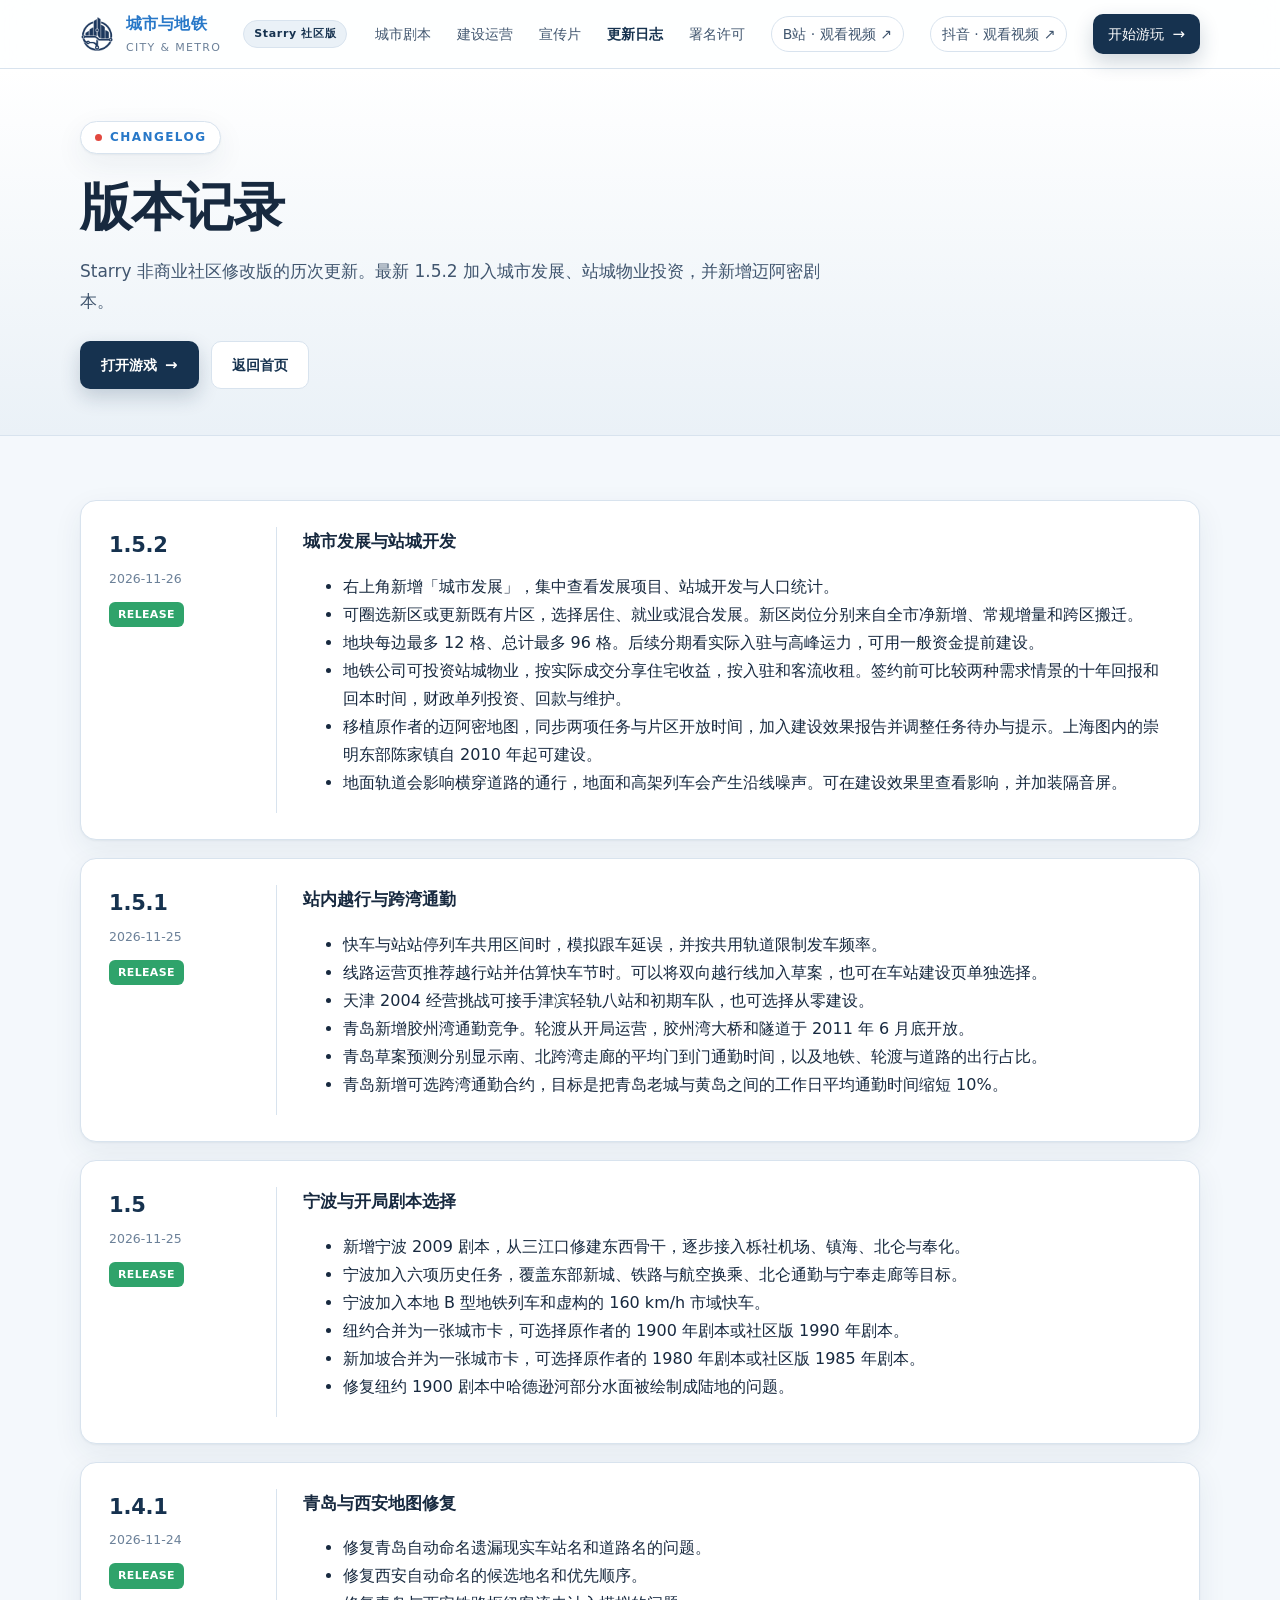
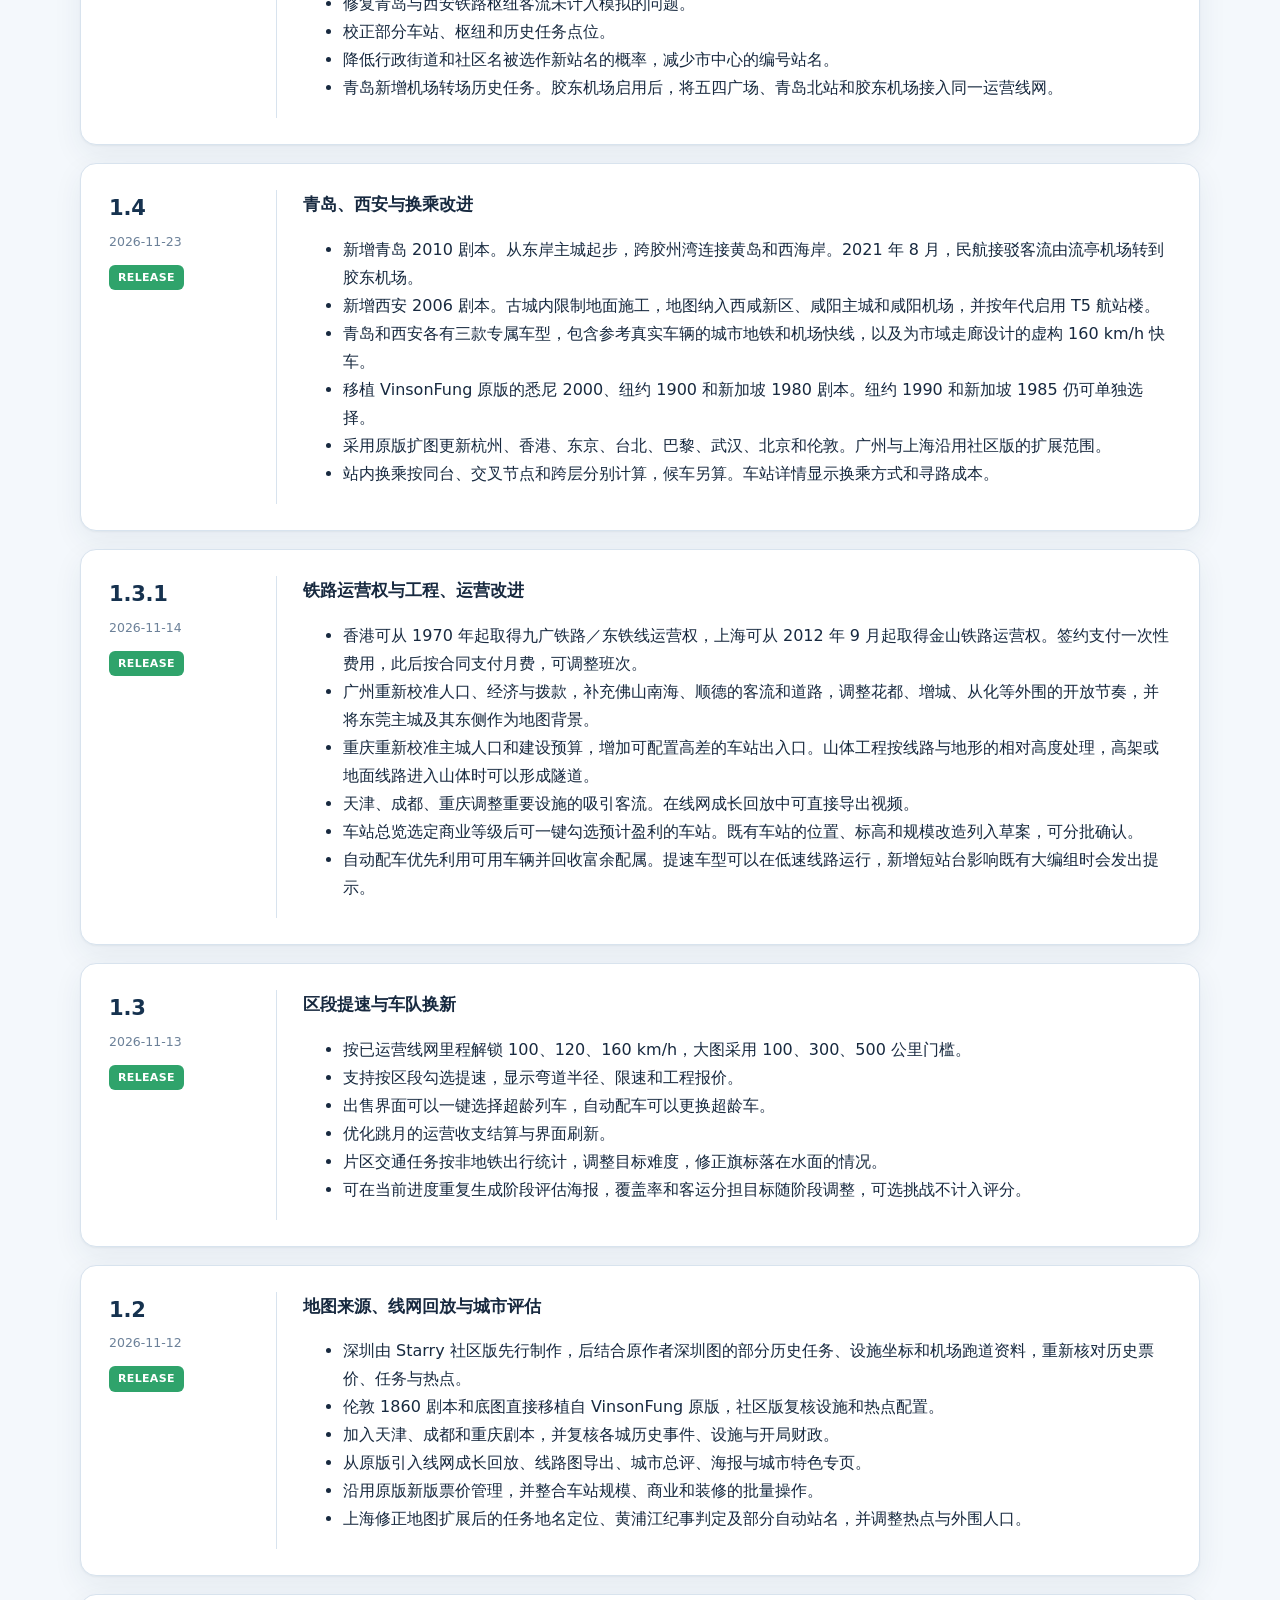
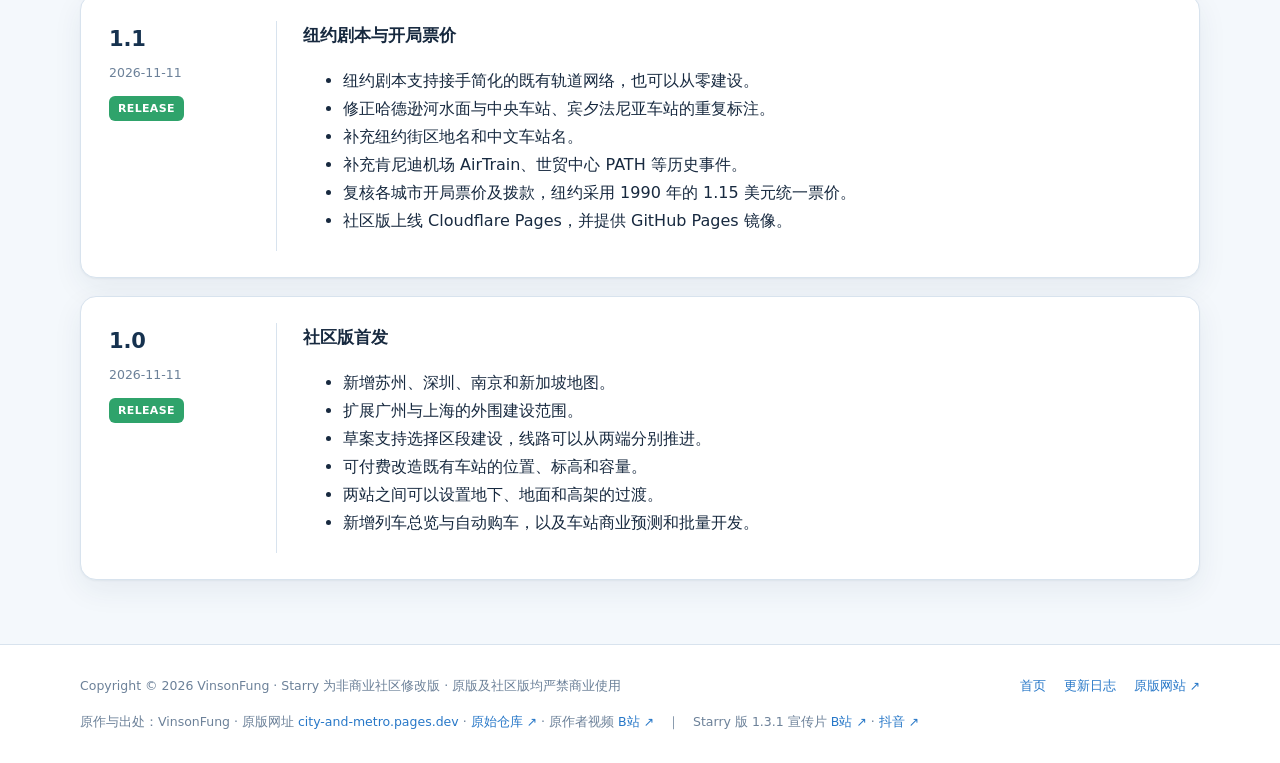
<file: site/changelog.html>
<!doctype html>
<html lang="zh-CN">
<head>
<meta charset="utf-8">
<meta name="viewport" content="width=device-width, initial-scale=1, viewport-fit=cover">
<title>更新日志 · 城市与地铁 Starry 社区版</title>
<meta name="description" content="《城市与地铁》Starry 非商业社区修改版自己的更新日志：1.0 为作者原始工作总结，1.1 记录纽约都会区、全图票价核对与正式上线，1.2 记录 v2.7 引擎整合、全图复核与天津。">
<meta name="theme-color" content="#eaf1f7">
<link rel="icon" type="image/png" href="assets/img/favicon.png">
<link rel="stylesheet" href="assets/style.css">
<script>
  // 试玩入口：本地 file:// 预览指向源码游戏；部署后介绍站位于 /site/ 子目录，
  // 游戏在站点根目录，因此 ../ 可同时适配 GitHub Pages 与 Cloudflare Pages。
  const PLAY_URL = location.protocol === 'file:' ? '../city-and-metro-main/index.html' : '../';
  document.addEventListener('DOMContentLoaded', function () {
    document.querySelectorAll('[data-play]').forEach(function (a) { a.href = PLAY_URL; });
  });
</script>
</head>
<body>

<header class="site-head">
  <div class="wrap head-inner">
    <a class="brand" href="index.html">
      <img src="assets/img/logo-navy.png" alt="">
      <span class="brand-txt">城市与地铁<small>CITY &amp; METRO</small></span>
    </a>
    <span class="edition-tag">Starry 社区版</span>
    <nav class="nav">
      <a href="index.html#cities">城市剧本</a>
      <a href="index.html#features">建设运营</a>
      <a href="index.html#media">宣传片</a>
      <a class="on" href="changelog.html">更新日志</a>
      <a href="index.html#credits">署名许可</a>
      <a class="bili-link" href="https://www.bilibili.com/video/BV1DgsH6GErB/" target="_blank" rel="noopener">B站 · 观看视频 ↗</a>
      <a class="bili-link" href="https://v.douyin.com/216z3Tkpl6k/" target="_blank" rel="noopener">抖音 · 观看视频 ↗</a>
      <a class="btn btn-primary btn-sm btn-play" data-play href="../">开始游玩 <span class="arrow">→</span></a>
    </nav>
  </div>
</header>

<main>

  <div class="hero">
    <div class="wrap hero-grid" style="grid-template-columns:1fr; padding:52px 0 46px">
      <div>
        <span class="eyebrow"><i class="dot"></i> CHANGELOG</span>
        <h1>版本记录</h1>
        <p class="hero-sub" style="max-width:44em">Starry 非商业社区修改版的历次更新。最新 1.5.2 加入城市发展、站城物业投资，并新增迈阿密剧本。</p>
        <div class="hero-actions" style="margin-top:24px">
          <a class="btn btn-primary" data-play href="../">打开游戏 <span class="arrow">→</span></a>
          <a class="btn btn-ghost" href="index.html">返回首页</a>
        </div>
      </div>
    </div>
  </div>

  <section>
    <div class="wrap">

      <div class="log-list">

        <div class="log-item">
          <div class="log-meta">
            <div class="log-ver">1.5.2</div>
            <div class="log-date">2026-11-26</div>
            <span class="log-badge badge-rel">RELEASE</span>
          </div>
          <div class="log-body">
            <h3>城市发展与站城开发</h3>
            <ul>
              <li>右上角新增「城市发展」，集中查看发展项目、站城开发与人口统计。</li>
              <li>可圈选新区或更新既有片区，选择居住、就业或混合发展。新区岗位分别来自全市净新增、常规增量和跨区搬迁。</li>
              <li>地块每边最多 12 格、总计最多 96 格。后续分期看实际入驻与高峰运力，可用一般资金提前建设。</li>
              <li>地铁公司可投资站城物业，按实际成交分享住宅收益，按入驻和客流收租。签约前可比较两种需求情景的十年回报和回本时间，财政单列投资、回款与维护。</li>
              <li>移植原作者的迈阿密地图，同步两项任务与片区开放时间，加入建设效果报告并调整任务待办与提示。上海图内的崇明东部陈家镇自 2010 年起可建设。</li>
              <li>地面轨道会影响横穿道路的通行，地面和高架列车会产生沿线噪声。可在建设效果里查看影响，并加装隔音屏。</li>
            </ul>
          </div>
        </div>
        <div class="log-item">
          <div class="log-meta">
            <div class="log-ver">1.5.1</div>
            <div class="log-date">2026-11-25</div>
            <span class="log-badge badge-rel">RELEASE</span>
          </div>
          <div class="log-body">
            <h3>站内越行与跨湾通勤</h3>
            <ul>
              <li>快车与站站停列车共用区间时，模拟跟车延误，并按共用轨道限制发车频率。</li>
              <li>线路运营页推荐越行站并估算快车节时。可以将双向越行线加入草案，也可在车站建设页单独选择。</li>
              <li>天津 2004 经营挑战可接手津滨轻轨八站和初期车队，也可选择从零建设。</li>
              <li>青岛新增胶州湾通勤竞争。轮渡从开局运营，胶州湾大桥和隧道于 2011 年 6 月底开放。</li>
              <li>青岛草案预测分别显示南、北跨湾走廊的平均门到门通勤时间，以及地铁、轮渡与道路的出行占比。</li>
              <li>青岛新增可选跨湾通勤合约，目标是把青岛老城与黄岛之间的工作日平均通勤时间缩短 10%。</li>
            </ul>
          </div>
        </div>
        <div class="log-item">
          <div class="log-meta">
            <div class="log-ver">1.5</div>
            <div class="log-date">2026-11-25</div>
            <span class="log-badge badge-rel">RELEASE</span>
          </div>
          <div class="log-body">
            <h3>宁波与开局剧本选择</h3>
            <ul>
              <li>新增宁波 2009 剧本，从三江口修建东西骨干，逐步接入栎社机场、镇海、北仑与奉化。</li>
              <li>宁波加入六项历史任务，覆盖东部新城、铁路与航空换乘、北仑通勤与宁奉走廊等目标。</li>
              <li>宁波加入本地 B 型地铁列车和虚构的 160 km/h 市域快车。</li>
              <li>纽约合并为一张城市卡，可选择原作者的 1900 年剧本或社区版 1990 年剧本。</li>
              <li>新加坡合并为一张城市卡，可选择原作者的 1980 年剧本或社区版 1985 年剧本。</li>
              <li>修复纽约 1900 剧本中哈德逊河部分水面被绘制成陆地的问题。</li>
            </ul>
          </div>
        </div>
        <div class="log-item">
          <div class="log-meta">
            <div class="log-ver">1.4.1</div>
            <div class="log-date">2026-11-24</div>
            <span class="log-badge badge-rel">RELEASE</span>
          </div>
          <div class="log-body">
            <h3>青岛与西安地图修复</h3>
            <ul>
              <li>修复青岛自动命名遗漏现实车站名和道路名的问题。</li>
              <li>修复西安自动命名的候选地名和优先顺序。</li>
              <li>修复青岛与西安铁路枢纽客流未计入模拟的问题。</li>
              <li>校正部分车站、枢纽和历史任务点位。</li>
              <li>降低行政街道和社区名被选作新站名的概率，减少市中心的编号站名。</li>
              <li>青岛新增机场转场历史任务。胶东机场启用后，将五四广场、青岛北站和胶东机场接入同一运营线网。</li>
            </ul>
          </div>
        </div>
        <div class="log-item">
          <div class="log-meta">
            <div class="log-ver">1.4</div>
            <div class="log-date">2026-11-23</div>
            <span class="log-badge badge-rel">RELEASE</span>
          </div>
          <div class="log-body">
            <h3>青岛、西安与换乘改进</h3>
            <ul>
              <li>新增青岛 2010 剧本。从东岸主城起步，跨胶州湾连接黄岛和西海岸。2021 年 8 月，民航接驳客流由流亭机场转到胶东机场。</li>
              <li>新增西安 2006 剧本。古城内限制地面施工，地图纳入西咸新区、咸阳主城和咸阳机场，并按年代启用 T5 航站楼。</li>
              <li>青岛和西安各有三款专属车型，包含参考真实车辆的城市地铁和机场快线，以及为市域走廊设计的虚构 160 km/h 快车。</li>
              <li>移植 VinsonFung 原版的悉尼 2000、纽约 1900 和新加坡 1980 剧本。纽约 1990 和新加坡 1985 仍可单独选择。</li>
              <li>采用原版扩图更新杭州、香港、东京、台北、巴黎、武汉、北京和伦敦。广州与上海沿用社区版的扩展范围。</li>
              <li>站内换乘按同台、交叉节点和跨层分别计算，候车另算。车站详情显示换乘方式和寻路成本。</li>
            </ul>
          </div>
        </div>
        <div class="log-item">
          <div class="log-meta">
            <div class="log-ver">1.3.1</div>
            <div class="log-date">2026-11-14</div>
            <span class="log-badge badge-rel">RELEASE</span>
          </div>
          <div class="log-body">
            <h3>铁路运营权与工程、运营改进</h3>
            <ul>
              <li>香港可从 1970 年起取得九广铁路／东铁线运营权，上海可从 2012 年 9 月起取得金山铁路运营权。签约支付一次性费用，此后按合同支付月费，可调整班次。</li>
              <li>广州重新校准人口、经济与拨款，补充佛山南海、顺德的客流和道路，调整花都、增城、从化等外围的开放节奏，并将东莞主城及其东侧作为地图背景。</li>
              <li>重庆重新校准主城人口和建设预算，增加可配置高差的车站出入口。山体工程按线路与地形的相对高度处理，高架或地面线路进入山体时可以形成隧道。</li>
              <li>天津、成都、重庆调整重要设施的吸引客流。在线网成长回放中可直接导出视频。</li>
              <li>车站总览选定商业等级后可一键勾选预计盈利的车站。既有车站的位置、标高和规模改造列入草案，可分批确认。</li>
              <li>自动配车优先利用可用车辆并回收富余配属。提速车型可以在低速线路运行，新增短站台影响既有大编组时会发出提示。</li>
            </ul>
          </div>
        </div>

        <div class="log-item">
          <div class="log-meta">
            <div class="log-ver">1.3</div>
            <div class="log-date">2026-11-13</div>
            <span class="log-badge badge-rel">RELEASE</span>
          </div>
          <div class="log-body">
            <h3>区段提速与车队换新</h3>
            <ul>
              <li>按已运营线网里程解锁 100、120、160 km/h，大图采用 100、300、500 公里门槛。</li>
              <li>支持按区段勾选提速，显示弯道半径、限速和工程报价。</li>
              <li>出售界面可以一键选择超龄列车，自动配车可以更换超龄车。</li>
              <li>优化跳月的运营收支结算与界面刷新。</li>
              <li>片区交通任务按非地铁出行统计，调整目标难度，修正旗标落在水面的情况。</li>
              <li>可在当前进度重复生成阶段评估海报，覆盖率和客运分担目标随阶段调整，可选挑战不计入评分。</li>
            </ul>
          </div>
        </div>

        <div class="log-item">
          <div class="log-meta">
            <div class="log-ver">1.2</div>
            <div class="log-date">2026-11-12</div>
            <span class="log-badge badge-rel">RELEASE</span>
          </div>
          <div class="log-body">
            <h3>地图来源、线网回放与城市评估</h3>
            <ul>
              <li>深圳由 Starry 社区版先行制作，后结合原作者深圳图的部分历史任务、设施坐标和机场跑道资料，重新核对历史票价、任务与热点。</li>
              <li>伦敦 1860 剧本和底图直接移植自 VinsonFung 原版，社区版复核设施和热点配置。</li>
              <li>加入天津、成都和重庆剧本，并复核各城历史事件、设施与开局财政。</li>
              <li>从原版引入线网成长回放、线路图导出、城市总评、海报与城市特色专页。</li>
              <li>沿用原版新版票价管理，并整合车站规模、商业和装修的批量操作。</li>
              <li>上海修正地图扩展后的任务地名定位、黄浦江纪事判定及部分自动站名，并调整热点与外围人口。</li>
            </ul>
          </div>
        </div>

        <div class="log-item">
          <div class="log-meta">
            <div class="log-ver">1.1</div>
            <div class="log-date">2026-11-11</div>
            <span class="log-badge badge-rel">RELEASE</span>
          </div>
          <div class="log-body">
            <h3>纽约剧本与开局票价</h3>
            <ul>
              <li>纽约剧本支持接手简化的既有轨道网络，也可以从零建设。</li>
              <li>修正哈德逊河水面与中央车站、宾夕法尼亚车站的重复标注。</li>
              <li>补充纽约街区地名和中文车站名。</li>
              <li>补充肯尼迪机场 AirTrain、世贸中心 PATH 等历史事件。</li>
              <li>复核各城市开局票价及拨款，纽约采用 1990 年的 1.15 美元统一票价。</li>
              <li>社区版上线 Cloudflare Pages，并提供 GitHub Pages 镜像。</li>
            </ul>
          </div>
        </div>

        <div class="log-item">
          <div class="log-meta">
            <div class="log-ver">1.0</div>
            <div class="log-date">2026-11-11</div>
            <span class="log-badge badge-rel">RELEASE</span>
          </div>
          <div class="log-body">
            <h3>社区版首发</h3>
            <ul>
              <li>新增苏州、深圳、南京和新加坡地图。</li>
              <li>扩展广州与上海的外围建设范围。</li>
              <li>草案支持选择区段建设，线路可以从两端分别推进。</li>
              <li>可付费改造既有车站的位置、标高和容量。</li>
              <li>两站之间可以设置地下、地面和高架的过渡。</li>
              <li>新增列车总览与自动购车，以及车站商业预测和批量开发。</li>
            </ul>
          </div>
        </div>

      </div>
    </div>
  </section>

</main>

<footer class="site-foot">
  <div class="wrap foot-in">
    <p>Copyright © 2026 VinsonFung · Starry 为非商业社区修改版 · 原版及社区版均严禁商业使用</p>
    <div class="foot-links"><a href="index.html">首页</a><a href="changelog.html">更新日志</a><a href="https://city-and-metro.pages.dev" target="_blank" rel="noopener">原版网站 ↗</a></div>
    <p class="foot-origin">原作与出处：VinsonFung · 原版网址 <a href="https://city-and-metro.pages.dev" target="_blank" rel="noopener">city-and-metro.pages.dev</a> · <a href="https://github.com/VinsonFung/city-and-metro" target="_blank" rel="noopener">原始仓库 ↗</a> · 原作者视频 <a href="https://b23.tv/H18TUXD" target="_blank" rel="noopener">B站 ↗</a>　｜　Starry 版 1.3.1 宣传片 <a href="https://www.bilibili.com/video/BV1DgsH6GErB/" target="_blank" rel="noopener">B站 ↗</a> · <a href="https://v.douyin.com/216z3Tkpl6k/" target="_blank" rel="noopener">抖音 ↗</a></p>
  </div>
</footer>

</body>
</html>
</file>
<file: css/style.css>
/* 城市与地铁 · 界面样式（浅色 / 深色主题） */
:root {
  --view-width: 100vw;
  --view-height: 100dvh;
  --view-top: 0px;
  --view-left: 0px;
  --view-bottom: 0px;
  --view-right: 0px;
  --safe-top: env(safe-area-inset-top, 0px);
  --safe-right: env(safe-area-inset-right, 0px);
  --safe-bottom: env(safe-area-inset-bottom, 0px);
  --safe-left: env(safe-area-inset-left, 0px);
  color-scheme: light;
  --navy: #1b365c;
  --teal: #2a9d8f;
  --grad: linear-gradient(180deg, #4a8cc6 0%, #2b649c 100%);
  --grad-soft: linear-gradient(180deg, rgba(74, 140, 198, 0.12), rgba(43, 100, 156, 0.08));
  --bg: #eaf1f7;
  --surface: rgba(255, 255, 255, 0.9);
  --surface-solid: #ffffff;
  --surface-2: #f4f7fb;
  --surface-3: #e8eef5;
  --text: #17263d;
  --muted: #5d6c82;
  --faint: #98a6b8;
  --line: rgba(27, 54, 92, 0.08);
  --line-strong: rgba(27, 54, 92, 0.15);
  --hover: rgba(47, 111, 168, 0.07);
  --accent: #2f6fa8;
  --accent-soft: rgba(47, 111, 168, 0.1);
  --teal-soft: rgba(42, 157, 143, 0.12);
  --good: #1f9254;
  --good-soft: rgba(31, 146, 84, 0.1);
  --warn: #c98200;
  --warn-soft: rgba(214, 140, 0, 0.12);
  --bad: #d83a3a;
  --bad-soft: rgba(216, 58, 58, 0.1);
  --gold: #d99a00;
  --radius: 14px;
  --shadow: 0 10px 30px rgba(36, 66, 104, 0.12), 0 1px 3px rgba(36, 66, 104, 0.06);
  --shadow-sm: 0 4px 14px rgba(36, 66, 104, 0.1);
  --ring: 0 0 0 3px rgba(47, 111, 168, 0.25);
  --glass-edge: rgba(255, 255, 255, 0.75);
  --font: "PingFang SC", "Microsoft YaHei", "Noto Sans SC", system-ui, -apple-system, "Segoe UI", sans-serif;
  --ease: cubic-bezier(.2, .8, .2, 1);
  --spring: cubic-bezier(.34, 1.4, .64, 1);
}
:root[data-theme="dark"] {
  color-scheme: dark;
  --navy: #9cc0ec;
  --teal: #3fc1b0;
  --grad: linear-gradient(180deg, #4a8cc6 0%, #2b5f94 100%);
  --grad-soft: linear-gradient(180deg, rgba(74, 140, 198, 0.2), rgba(43, 100, 156, 0.12));
  --bg: #0f1724;
  --surface: rgba(22, 31, 46, 0.9);
  --surface-solid: #172131;
  --surface-2: #1c2839;
  --surface-3: #243247;
  --text: #e5ecf6;
  --muted: #9aa9be;
  --faint: #66768e;
  --line: rgba(255, 255, 255, 0.07);
  --line-strong: rgba(255, 255, 255, 0.14);
  --hover: rgba(120, 170, 230, 0.09);
  --accent: #6aa6e6;
  --accent-soft: rgba(106, 166, 230, 0.15);
  --teal-soft: rgba(63, 193, 176, 0.15);
  --good: #3cc77e;
  --good-soft: rgba(60, 199, 126, 0.14);
  --warn: #f0b33c;
  --warn-soft: rgba(240, 179, 60, 0.14);
  --bad: #ff7070;
  --bad-soft: rgba(255, 112, 112, 0.14);
  --shadow: 0 12px 36px rgba(0, 0, 0, 0.42), 0 1px 4px rgba(0, 0, 0, 0.3);
  --shadow-sm: 0 4px 14px rgba(0, 0, 0, 0.32);
  --ring: 0 0 0 3px rgba(106, 166, 230, 0.35);
  --glass-edge: rgba(255, 255, 255, 0.06);
}* { box-sizing: border-box; }
html, body { margin: 0; height: 100%; overflow: hidden; background: var(--bg); color: var(--text); font-family: var(--font); font-size: 13px; -webkit-font-smoothing: antialiased; }
/* 色盲辅助：状态仍保留文字 / 图标，避免只靠红绿表达成功、警告和错误。 */
:root[data-color-blind="true"] { --good: #0072b2; --good-soft: rgba(0,114,178,.12); --warn: #8c5900; --warn-soft: rgba(166,106,0,.12); --bad: #84317d; --bad-soft: rgba(132,49,125,.12); }
:root[data-color-blind="true"][data-theme="dark"] { --good: #66c2ff; --good-soft: rgba(102,194,255,.14); --warn: #f4bd53; --warn-soft: rgba(244,189,83,.14); --bad: #e3a0de; --bad-soft: rgba(227,160,222,.14); }
#map { position: fixed; inset: 0; display: block; touch-action: none; }
button { font-family: inherit; font-size: inherit; color: inherit; }
input, select { font-family: inherit; font-size: 13px; color: var(--text); background: var(--surface-solid); }
.ico { display: inline-flex; width: 18px; height: 18px; flex: none; }
.ico svg { width: 100%; height: 100%; }
.hud { position: fixed; z-index: 10; transition: opacity .3s var(--ease), transform .35s var(--ease); }
.hidden { opacity: 0 !important; pointer-events: none !important; }
/* 界面毛玻璃：模糊半径越大，地图每帧变化时 GPU 重新模糊的开销越大（v2.1 由 14px 降到 9px，观感接近、移动地图更流畅） */
.glass { background: var(--surface); border: 1px solid var(--glass-edge); border-radius: var(--radius); box-shadow: var(--shadow); backdrop-filter: blur(9px) saturate(1.15); -webkit-backdrop-filter: blur(9px) saturate(1.15); }
.muted { color: var(--muted); }
.faint { color: var(--faint); }
.good { color: var(--good); }
.bad { color: var(--bad); }
.warn { color: var(--warn); }
.num { font-variant-numeric: tabular-nums; }
.row { display: flex; align-items: center; gap: 8px; }
.row.between { justify-content: space-between; }
.grow { flex: 1; min-width: 0; }
.small { font-size: 12px; }
.tiny { font-size: 11px; }
.tag { display: inline-flex; align-items: center; gap: 4px; padding: 2px 8px; border-radius: 999px; font-size: 11px; background: var(--surface-3); color: var(--muted); white-space: nowrap; font-weight: 500; }
.tag .ico { width: 12px; height: 12px; }
.tag.hist { background: rgba(196, 128, 64, 0.14); color: #b06a2a; }
.tag.est { background: var(--accent-soft); color: var(--accent); }
.tag.sim { background: rgba(124, 92, 214, 0.14); color: #7c5cd6; }
.tag.good { background: var(--good-soft); color: var(--good); }
.tag.bad { background: var(--bad-soft); color: var(--bad); }
.tag.warn { background: var(--warn-soft); color: var(--warn); }
.tag.info { background: var(--accent-soft); color: var(--accent); }
.dot { width: 10px; height: 10px; border-radius: 50%; display: inline-block; flex: none; }
.swatch { width: 16px; height: 6px; border-radius: 3px; display: inline-block; flex: none; }
kbd { font-family: inherit; font-size: 10px; padding: 0 5px; border-radius: 5px; background: var(--surface-3); color: var(--muted); border: 1px solid var(--line); }

/* ---------- 按钮 ---------- */
.btn { border: 1px solid var(--line-strong); background: var(--surface-solid); color: var(--text); border-radius: 10px; padding: 7px 14px; cursor: pointer; transition: background .15s, border-color .15s, box-shadow .2s, transform .12s; display: inline-flex; align-items: center; justify-content: center; gap: 6px; white-space: nowrap; font-weight: 500; }
.btn .ico { width: 16px; height: 16px; }
.btn:hover { background: var(--surface-2); border-color: var(--line-strong); }
.btn:active { transform: translateY(1px) scale(.98); }
.btn:focus-visible, .pill:focus-visible, .tbtn:focus-visible, .dockbtn:focus-visible, .sec-h:focus-visible, .menu-tile:focus-visible { outline: none; box-shadow: var(--ring); }
.btn.primary { background: var(--grad); border-color: transparent; color: #fff; box-shadow: 0 4px 14px rgba(29, 88, 209, 0.3); }
.btn.primary:hover { filter: brightness(1.06); }
.btn.danger { color: var(--bad); }
.btn.danger.fill { background: var(--bad); border-color: var(--bad); color: #fff; }
.btn.ghost { border-color: transparent; background: transparent; }
.btn.ghost:hover { background: var(--hover); }
.btn[disabled] { opacity: .45; cursor: not-allowed; transform: none; box-shadow: none; filter: grayscale(.4); }
.btn.sm { padding: 4px 10px; font-size: 12px; border-radius: 8px; }
.btn.block { width: 100%; }
.seg-ctl { display: inline-flex; background: var(--surface-3); border-radius: 11px; padding: 3px; gap: 2px; }
.seg-ctl button { border: 0; background: transparent; padding: 5px 12px; border-radius: 8px; cursor: pointer; color: var(--muted); transition: background .18s, color .18s, box-shadow .18s; display: inline-flex; align-items: center; gap: 5px; font-weight: 500; }
.seg-ctl button .ico { width: 15px; height: 15px; }
.seg-ctl button.on { background: var(--surface-solid); color: var(--text); box-shadow: var(--shadow-sm); }
.iconbtn { width: 32px; height: 32px; border-radius: 10px; border: 0; background: transparent; cursor: pointer; display: grid; place-items: center; color: var(--muted); flex: none; transition: background .15s, color .15s; }
.iconbtn .ico { width: 18px; height: 18px; }
.iconbtn:hover { background: var(--hover); color: var(--text); }

/* ---------- 顶部 HUD ---------- */
/* 界面大小：HUD 各部件按 --uiz 缩放，涉及视口尺寸的值除以 --uiz 抵消 */
#hudTop, #dock, #scaleBar, #legendCard, #zoomCtl, #rightPanel, #toolbar, #buildStack, #feed { zoom: var(--uiz, 1); }
#hudTop { top: 12px; left: 12px; right: 12px; display: flex; gap: 10px; align-items: flex-start; pointer-events: none; }
#hudTop > * { pointer-events: auto; }
#hudTop.hidden { transform: translateY(-14px); }
.cluster { display: flex; align-items: center; gap: 3px; padding: 5px; flex: none; }
.cluster.metrics { flex: 0 1 auto; min-width: 0; overflow: hidden; }
#hudTop .spacer { flex: 1 1 0; pointer-events: none; }
.citybar { gap: 6px; padding-right: 7px; }
.brand { width: 44px; height: 44px; border-radius: 13px; background: var(--grad); display: grid; place-items: center; flex: none; box-shadow: 0 3px 10px rgba(43, 100, 156, 0.3), inset 0 1px 0 rgba(255, 255, 255, 0.25); }
.brand img { width: 34px; height: 34px; object-fit: contain; }
/* 深色主题下深蓝 LOGO 转为浅色 */
:root[data-theme="dark"] .logo-ink { filter: brightness(0) invert(0.93); }
.pill { position: relative; flex: none; display: flex; align-items: center; gap: 8px; padding: 4px 11px 4px 5px; border-radius: 12px; cursor: pointer; border: 0; background: transparent; text-align: left; min-width: 0; height: 44px; transition: background .15s, transform .2s var(--spring); overflow: hidden; }
.pill:hover { background: var(--hover); }
.pill:active { transform: scale(.97); }
.pill.on { background: var(--accent-soft); }
.pill.on::after { content: ''; position: absolute; left: 12px; right: 12px; bottom: 2px; height: 3px; border-radius: 2px; background: var(--grad); }
.badge { width: 32px; height: 32px; border-radius: 10px; display: grid; place-items: center; flex: none; color: var(--accent); background: var(--accent-soft); }
.badge .ico { width: 18px; height: 18px; }
.b-gold { color: #b8860b; background: rgba(217, 154, 0, 0.13); }
.b-blue { color: #2f6fa8; background: rgba(47, 111, 168, 0.11); }
.b-teal { color: #1f8f82; background: rgba(42, 157, 143, 0.12); }
.b-orange { color: #cf6328; background: rgba(226, 110, 48, 0.12); }
.b-violet { color: #6652c4; background: rgba(106, 85, 200, 0.11); }
.b-green { color: #1f9254; background: rgba(31, 146, 84, 0.11); }
.b-red { color: #d83a3a; background: rgba(216, 58, 58, 0.1); }
.b-slate { color: #5d6c82; background: rgba(93, 108, 130, 0.12); }
:root[data-theme="dark"] .b-gold { color: #f0bd4a; } :root[data-theme="dark"] .b-blue { color: #7fb4ec; } :root[data-theme="dark"] .b-teal { color: #55cdbd; }
:root[data-theme="dark"] .b-orange { color: #f39a63; } :root[data-theme="dark"] .b-violet { color: #a796f0; } :root[data-theme="dark"] .b-green { color: #5ad392; }
:root[data-theme="dark"] .b-red { color: #ff8a8a; } :root[data-theme="dark"] .b-slate { color: #a6b4c8; }.pill .badge { width: 30px; height: 30px; border-radius: 9px; }
.pill .badge .ico { width: 17px; height: 17px; }
.pill .tx { display: flex; flex-direction: column; min-width: 0; }
.pill .k { font-size: 11px; color: var(--muted); white-space: nowrap; line-height: 1.2; }
.pill .v { font-size: 15px; font-weight: 700; white-space: nowrap; line-height: 1.25; display: flex; align-items: baseline; gap: 4px; font-variant-numeric: tabular-nums; }
.pill .v small { font-weight: 500; font-size: 11px; color: var(--muted); }
.pill .trend { font-size: 10px; font-weight: 700; }
.pill.flash-good { animation: flashGood 1s var(--ease); }
.pill.flash-bad { animation: flashBad 1s var(--ease); }
@keyframes flashGood { 0% { background: var(--good-soft); } 100% { background: transparent; } }
@keyframes flashBad { 0% { background: var(--bad-soft); } 100% { background: transparent; } }
.daypill { gap: 9px; }
.dayring { width: 36px; height: 36px; position: relative; flex: none; }
.dayring svg.r { position: absolute; inset: 0; transform: rotate(-90deg); }
.dayring .ico { position: absolute; inset: 9px; width: 18px; height: 18px; color: var(--gold); transition: transform .5s var(--spring); }
.dayring.night .ico { color: #8aa4ff; transform: rotate(-20deg); }
/* 速度与推进：紧凑分段按钮 */
.speed, .jumps { display: flex; background: var(--surface-3); border-radius: 12px; padding: 3px; gap: 2px; flex: none; }
.speed .sbtn, .jbtn { position: relative; overflow: hidden; height: 34px; min-width: 34px; padding: 0 8px; border: 0; border-radius: 9px; background: transparent; cursor: pointer; color: var(--muted); display: grid; place-items: center; font-size: 12.5px; font-weight: 700; font-variant-numeric: tabular-nums; transition: background .18s, color .18s, box-shadow .2s, transform .2s var(--spring); }
.speed .sbtn .ico { width: 16px; height: 16px; }
.speed .sbtn:hover, .jbtn:hover { color: var(--text); background: var(--hover); }
.speed .sbtn:active, .jbtn:active { transform: scale(.92); }
.speed .sbtn.on { background: var(--surface-solid); color: var(--accent); box-shadow: var(--shadow-sm); }
.speed .sbtn.pz.on { color: var(--warn); }
.jbtn { font-weight: 600; font-size: 12px; }
/* 右上操作 */
.actions { gap: 2px; }
.cnt { position: absolute; top: -3px; right: -3px; min-width: 17px; height: 17px; padding: 0 4px; border-radius: 999px; background: var(--bad); color: #fff; font-size: 10px; font-weight: 700; display: grid; place-items: center; border: 2px solid var(--surface-solid); animation: popIn .4s var(--spring); }
@keyframes popIn { from { transform: scale(0); } to { transform: scale(1); } }
.hbtn { position: relative; width: 40px; height: 42px; border-radius: 12px; border: 0; background: transparent; cursor: pointer; display: grid; place-items: center; color: var(--muted); transition: background .15s, color .15s, transform .2s var(--spring); }
.hbtn .ico { width: 20px; height: 20px; transition: transform .3s var(--spring); }
.hbtn:hover { background: var(--hover); color: var(--text); }
.hbtn:hover .ico { transform: scale(1.1); }
.hbtn:active { transform: scale(.92); }
.hbtn.on { background: var(--accent-soft); color: var(--accent); }
.hbtn[data-ui="settings"]:hover .ico { transform: rotate(60deg); }
@keyframes blink { 50% { opacity: .3; } }
/* 顶栏按「有效宽度」（窗口宽度 ÷ 界面大小）逐级收起次要指标，类名由 ui.layoutHud 设置 */
#hudTop.lt1540 .pill.opt { display: none; }
#hudTop.lt1400 .pill.opt2 { display: none; }
#hudTop.lt1260 .pill.opt3 { display: none; }
#hudTop.lt1080 .pill.opt4, #hudTop.lt1080 .daypill .k { display: none; }
#hudTop.lt960 .jumps, #hudTop.lt960 .pill .k { display: none; }
#hudTop.lt820 .pill.opt5, #hudTop .pill.squeezed { display: none; }

/* ---------- 左侧：视图与图层 ---------- */
#dock { top: 76px; left: 12px; width: 56px; padding: 7px; display: flex; flex-direction: column; gap: 3px; align-items: center; max-height: calc((100vh - 240px) / var(--uiz, 1)); overflow-y: auto; scrollbar-width: none; }
#dock.hidden { transform: translateX(-14px); }
.dock-title { font-size: 10px; color: var(--faint); font-weight: 700; letter-spacing: 1px; margin: 3px 0 1px; }
.dock-sep { width: 30px; height: 1px; background: var(--line-strong); margin: 6px 0 3px; flex: none; }
.dockbtn { position: relative; overflow: hidden; width: 42px; height: 42px; border-radius: 12px; border: 0; background: transparent; cursor: pointer; display: grid; place-items: center; color: var(--muted); transition: background .18s, color .18s, transform .2s var(--spring), box-shadow .2s; flex: none; }
.dockbtn .ico { width: 21px; height: 21px; }
.dockbtn:hover { background: var(--hover); color: var(--text); transform: scale(1.06); }
.dockbtn:active { transform: scale(.94); }
.dockbtn.on { color: #fff; background: var(--lc, var(--accent)); box-shadow: 0 4px 12px rgba(0, 0, 0, 0.18); }
.dockbtn.view.on { background: var(--grad); }
#legendCard { top: 76px; left: 78px; width: 268px; max-height: calc((100vh - 190px) / var(--uiz, 1)); display: flex; flex-direction: column; overflow: hidden; transform-origin: left top; }
#legendCard.hidden { transform: translateX(-12px) scale(.98); }
#legendCard .lc-head { display: flex; align-items: center; gap: 10px; padding: 12px 12px 8px 14px; }
#legendCard .lc-badge { color: #fff; box-shadow: 0 4px 12px rgba(0, 0, 0, 0.18); }
#legendCard .lc-body { overflow-y: auto; padding: 0 14px 14px; }
.legend .bar { height: 10px; border-radius: 5px; margin: 6px 0 3px; }
.legend .li { display: flex; align-items: center; gap: 8px; font-size: 12px; margin: 5px 0; }
/* 右下：缩放 */
#zoomCtl { left: 12px; bottom: 16px; display: flex; flex-direction: column; padding: 5px; gap: 2px; border-radius: 15px; }
#zoomCtl.hidden { transform: translateY(12px); }
#zoomCtl button { position: relative; overflow: hidden; width: 38px; height: 38px; border: 0; border-radius: 10px; background: transparent; color: var(--muted); cursor: pointer; display: grid; place-items: center; transition: background .15s, color .15s, transform .2s var(--spring); }
#zoomCtl button .ico { width: 19px; height: 19px; }
#zoomCtl button:hover { background: var(--hover); color: var(--text); }
#zoomCtl button:active { transform: scale(.9); }

/* ---------- 右侧面板 ---------- */
.panel { display: flex; flex-direction: column; overflow: hidden; }
#rightPanel { top: 76px; right: 12px; width: 368px; max-height: calc((100vh - 168px) / var(--uiz, 1)); }
#rightPanel.closed { transform: translateX(calc(100% + 24px)); opacity: 0; pointer-events: none; }
.p-head { display: flex; align-items: center; gap: 8px; padding: 12px 10px 10px 12px; flex: none; min-height: 56px; border-bottom: 1px solid var(--line); }
.p-head .badge { width: 34px; height: 34px; border-radius: 11px; }
.p-title { font-weight: 700; font-size: 15px; flex: 1; min-width: 0; overflow: hidden; text-overflow: ellipsis; white-space: nowrap; }
.p-body { overflow-y: auto; padding: 12px 14px 16px; flex: 1; overscroll-behavior: contain; }
.p-body::-webkit-scrollbar, #legendCard .lc-body::-webkit-scrollbar, .stats-body::-webkit-scrollbar { width: 8px; }
.p-body::-webkit-scrollbar-thumb, #legendCard .lc-body::-webkit-scrollbar-thumb, .stats-body::-webkit-scrollbar-thumb { background: var(--line-strong); border-radius: 4px; }
.page-enter { animation: pageIn .26s var(--ease); }
@keyframes pageIn { from { opacity: 0; transform: translateX(12px); } to { opacity: 1; transform: none; } }

/* ---------- 折叠区块 ---------- */
.sec { border-top: 1px solid var(--line); }
.sec:first-child { border-top: 0; }
.sec-h { display: flex; align-items: center; gap: 8px; width: 100%; border: 0; background: transparent; padding: 11px 2px; cursor: pointer; text-align: left; font-weight: 600; border-radius: 8px; }
.sec-h > .ico { width: 16px; height: 16px; color: var(--accent); }
.sec-h .chev { transition: transform .25s var(--ease); color: var(--faint); margin-left: auto; width: 14px; height: 14px; }
.sec.open > .sec-h .chev { transform: rotate(90deg); }
.sec-h .sum { font-weight: 500; color: var(--muted); font-size: 12px; margin-left: auto; white-space: nowrap; overflow: hidden; text-overflow: ellipsis; max-width: 55%; }
.sec-h .sum + .chev { margin-left: 6px; }
.sec-b { overflow: hidden; transition: height .28s var(--ease), opacity .22s; }
.sec-b > .inner { padding: 0 2px 12px; }
.sec:not(.open) > .sec-b { height: 0; opacity: 0; }

/* ---------- 数据展示 ---------- */
.kv { display: grid; grid-template-columns: auto 1fr; gap: 6px 12px; align-items: baseline; }
.kv .k { color: var(--muted); font-size: 12px; white-space: nowrap; }
.kv .v { text-align: right; font-variant-numeric: tabular-nums; font-weight: 600; }
.stat-grid { display: grid; grid-template-columns: 1fr 1fr; gap: 8px; margin: 6px 0 10px; }
.stat { background: var(--surface-2); border: 1px solid var(--line); border-radius: 12px; padding: 9px 11px; }
.stat .k { font-size: 11px; color: var(--muted); display: flex; align-items: center; gap: 5px; }
.stat .k .ico { width: 13px; height: 13px; }
.stat .v { font-size: 17px; font-weight: 700; margin-top: 3px; }
.stat .d { font-size: 11px; margin-top: 2px; }
table.tbl { width: 100%; border-collapse: collapse; font-size: 12px; font-variant-numeric: tabular-nums; }
table.tbl th { text-align: right; color: var(--muted); font-weight: 500; padding: 5px 4px; border-bottom: 1px solid var(--line-strong); white-space: nowrap; }
table.tbl td { text-align: right; padding: 5px 4px; border-bottom: 1px solid var(--line); white-space: nowrap; }
table.tbl th:first-child, table.tbl td:first-child { text-align: left; }
.list-item { display: flex; gap: 8px; align-items: flex-start; padding: 8px 4px; border-bottom: 1px solid var(--line); }
.list-item:last-child { border-bottom: 0; }
.clickable { cursor: pointer; border-radius: 9px; transition: background .15s; }
.clickable:hover { background: var(--hover); }
.note { font-size: 12px; color: var(--muted); line-height: 1.6; }
.callout { border-radius: 12px; padding: 9px 11px; font-size: 12px; line-height: 1.55; margin: 8px 0; display: flex; gap: 9px; align-items: flex-start; }
.callout > .ico { width: 17px; height: 17px; margin-top: 1px; }
.callout.bad { background: var(--bad-soft); color: var(--bad); }
.callout.warn { background: var(--warn-soft); color: var(--warn); }
.callout.good { background: var(--good-soft); color: var(--good); }
.callout.info { background: var(--grad-soft); color: var(--text); }
.callout.info > .ico { color: var(--accent); }
.callout .ct { color: var(--text); }
.progress { height: 7px; background: var(--surface-3); border-radius: 4px; overflow: hidden; }
.progress > i { display: block; height: 100%; background: var(--grad); border-radius: 4px; transition: width .35s var(--ease); }
.field { display: flex; flex-direction: column; gap: 5px; margin: 9px 0; }
.field label { font-size: 12px; color: var(--muted); font-weight: 500; }
.field input[type=text], .field input[type=number], .field select { border: 1px solid var(--line-strong); border-radius: 9px; padding: 7px 9px; }
.field input:focus, .field select:focus { outline: none; box-shadow: var(--ring); border-color: var(--accent); }
.spark { display: block; width: 100%; height: 44px; }
.chg { display: flex; align-items: baseline; justify-content: space-between; gap: 8px; padding: 5px 0; border-bottom: 1px solid var(--line); }

/* ---------- 冲突卡片 ---------- */
.cf-list { display: flex; flex-direction: column; gap: 8px; margin: 8px 0; }
.cf-card { border: 1px solid rgba(224, 49, 49, 0.28); background: var(--bad-soft); border-radius: 13px; padding: 10px 11px; cursor: pointer; transition: transform .15s, box-shadow .2s, border-color .2s; }
.cf-card:hover, .cf-card.on { border-color: var(--bad); box-shadow: 0 4px 14px rgba(224, 49, 49, 0.18); }
.cf-top { display: flex; gap: 9px; align-items: flex-start; }
.cf-num { width: 22px; height: 22px; border-radius: 50%; background: var(--bad); color: #fff; font-weight: 800; font-size: 12px; display: grid; place-items: center; flex: none; box-shadow: 0 2px 6px rgba(224, 49, 49, 0.4); }
.cf-msg { font-weight: 600; font-size: 12.5px; line-height: 1.45; color: var(--text); }
.cf-how { margin: 6px 0 0 31px; font-size: 12px; line-height: 1.55; color: var(--muted); }
.cf-how b { color: var(--text); }
.cf-fix { margin: 8px 0 0 31px; display: flex; flex-wrap: wrap; gap: 6px; }
.cf-fix .btn { max-width: 100%; white-space: normal; overflow-wrap: anywhere; }
.wn-card { border-radius: 11px; padding: 8px 10px; background: var(--warn-soft); font-size: 12px; display: flex; gap: 8px; align-items: flex-start; cursor: pointer; margin: 5px 0; }
.wn-card .ico { width: 15px; height: 15px; color: var(--warn); margin-top: 1px; }

/* ---------- 底部：建设工具 ---------- */
#toolbar { bottom: 16px; left: 50%; transform: translateX(-50%); display: flex; align-items: center; gap: 2px; padding: 6px; border-radius: 20px; position: fixed; }
#toolbar.hidden { transform: translateX(-50%) translateY(16px); }
.tind { position: absolute; left: 0; top: 6px; height: calc(100% - 12px); border-radius: 15px; background: var(--grad); box-shadow: 0 6px 16px rgba(29, 88, 209, 0.32); opacity: 0; transition: transform .38s var(--spring), width .3s var(--ease), background .3s, opacity .2s; pointer-events: none; }
.tind.ready { opacity: 1; }
.tind.danger { background: linear-gradient(135deg, #ff7676, #d92e2e); box-shadow: 0 6px 16px rgba(224, 49, 49, 0.35); }
.tbtn { position: relative; z-index: 1; overflow: hidden; display: flex; flex-direction: column; align-items: center; justify-content: center; gap: 3px; width: 62px; height: 56px; border: 0; background: transparent; border-radius: 15px; cursor: pointer; color: var(--muted); transition: color .2s, transform .2s var(--spring); flex: none; }
.tbtn .ico { width: 23px; height: 23px; transition: transform .3s var(--spring); }
.tbtn .lb { font-size: 11.5px; white-space: nowrap; font-weight: 600; }
.tbtn:hover { color: var(--text); }
.tbtn:hover .ico { transform: translateY(-2px) scale(1.06); }
.tbtn:active { transform: scale(.94); }
.tbtn.on { color: #fff; }
.tbtn.on .ico { transform: scale(1.08); }
@media (max-width: 900px) { .tbtn { width: 48px; height: 48px; } .tbtn .lb { display: none; } }

#draftbar { display: flex; align-items: center; gap: 6px; padding: 6px 7px 6px 6px; white-space: nowrap; border-radius: 16px; }

#draftbar .pulse { width: 9px; height: 9px; border-radius: 50%; background: var(--teal); box-shadow: 0 0 0 0 rgba(19, 165, 150, 0.5); animation: pulse 1.8s infinite; }
#draftbar .cost { font-weight: 700; display: flex; align-items: center; gap: 5px; font-variant-numeric: tabular-nums; }
#draftbar .cost .ico { width: 16px; height: 16px; color: var(--gold); }
.cfbadge { display: inline-flex; align-items: center; gap: 5px; border: 0; cursor: pointer; padding: 4px 10px; border-radius: 999px; font-weight: 700; font-size: 12px; background: var(--bad); color: #fff; animation: wiggle 2.4s infinite; }
.cfbadge .ico { width: 14px; height: 14px; }
.cfbadge.warn { background: var(--warn-soft); color: var(--warn); animation: none; }
@keyframes wiggle { 0%, 88%, 100% { transform: none; } 91% { transform: rotate(-5deg); } 94% { transform: rotate(5deg); } 97% { transform: rotate(-3deg); } }
@keyframes pulse { 0% { box-shadow: 0 0 0 0 rgba(19, 165, 150, 0.5); } 70% { box-shadow: 0 0 0 9px rgba(19, 165, 150, 0); } 100% { box-shadow: 0 0 0 0 rgba(19, 165, 150, 0); } }

/* ---------- 顶部中间信息流：暂停提示、横幅、消息 ---------- */
#feed { position: fixed; top: 74px; left: 50%; transform: translateX(-50%); z-index: 40; display: flex; flex-direction: column; gap: 7px; align-items: center; pointer-events: none; width: max-content; max-width: calc(100vw - 760px); min-width: 300px; }
#feed.hidden { opacity: 0; }
.pausechip { pointer-events: auto; display: inline-flex; align-items: center; gap: 7px; padding: 5px 12px 5px 9px; border-radius: 999px; border: 1px solid var(--line); background: var(--surface); backdrop-filter: blur(12px); -webkit-backdrop-filter: blur(12px); box-shadow: var(--shadow-sm); font-size: 12.5px; font-weight: 600; color: var(--warn); cursor: pointer; transition: opacity .25s, transform .3s var(--spring); }
.pausechip .ico { width: 15px; height: 15px; animation: blink 1.6s ease-in-out infinite; }
.pausechip kbd { color: var(--text); }
.pausechip .muted { font-weight: 500; }
.pausechip.overlap { display: none; }
.pausechip.hidden, #app:has(#stats:not(.hidden)) .pausechip { opacity: 0; transform: translateY(-8px) scale(.95); pointer-events: none; }
.pausechip:hover { filter: brightness(1.04); }
#banner { display: flex; flex-direction: column; gap: 5px; align-items: center; }
#banner .b { pointer-events: auto; cursor: pointer; padding: 5px 13px; border-radius: 999px; font-size: 12px; font-weight: 500; box-shadow: var(--shadow-sm); display: flex; gap: 6px; align-items: center; backdrop-filter: blur(8px); animation: toastIn .35s var(--spring); }
#banner .b .ico { width: 15px; height: 15px; }
#banner .b.warn { background: var(--warn-soft); color: var(--warn); border: 1px solid rgba(214, 136, 0, 0.3); }
#banner .b.danger { background: var(--bad-soft); color: var(--bad); border: 1px solid rgba(224, 49, 49, 0.3); }
#banner .b.info { background: var(--surface); color: var(--accent); border: 1px solid var(--line); }
#toasts { display: flex; flex-direction: column; gap: 8px; align-items: center; }
.toast { position: relative; overflow: hidden; pointer-events: auto; cursor: pointer; background: var(--surface-solid); color: var(--text); padding: 9px 16px 11px 9px; border-radius: 14px; font-size: 13px; box-shadow: var(--shadow); border: 1px solid var(--line); max-width: 540px; animation: toastIn .42s var(--spring); transition: opacity .3s, transform .3s; display: flex; gap: 10px; align-items: center; }
.toast .badge { width: 28px; height: 28px; border-radius: 9px; animation: popIn .45s var(--spring); }
.toast .badge .ico { width: 16px; height: 16px; }
.toast .life { position: absolute; left: 0; bottom: 0; height: 3px; width: 100%; background: var(--accent); opacity: .5; transform-origin: left; animation: life linear forwards; }
.toast.t-good .life { background: var(--good); }
.toast.t-bad .life { background: var(--bad); }
.toast.t-warn .life { background: var(--warn); }
.toast.t-money .life { background: var(--gold); }
.toast:hover .life { animation-play-state: paused; }
.toast.out { opacity: 0; transform: translateY(-8px) scale(.96); }
@keyframes life { from { transform: scaleX(1); } to { transform: scaleX(0); } }
@keyframes toastIn { from { opacity: 0; transform: translateY(-14px) scale(.92); } to { opacity: 1; transform: none; } }
/* 地图悬停提示 */
#tooltip { position: fixed; z-index: 30; pointer-events: none; background: rgba(15, 22, 34, 0.94); color: #eef3fa; border-radius: 11px; box-shadow: var(--shadow); padding: 8px 11px; font-size: 12px; max-width: 320px; opacity: 0; transition: opacity .12s; line-height: 1.5; }
#tooltip.on { opacity: 1; }
#tooltip .t { font-weight: 700; margin-bottom: 2px; }
#tooltip .m { color: #b7c3d4; }
#tooltip.bad .t { color: #ff8a8a; }
/* 界面按钮提示 */
#uitip { position: fixed; z-index: 60; pointer-events: none; display: flex; align-items: center; gap: 8px; background: rgba(17, 24, 38, 0.95); color: #f1f5fb; padding: 6px 10px; border-radius: 9px; font-size: 12px; font-weight: 500; white-space: nowrap; box-shadow: 0 6px 18px rgba(0, 0, 0, 0.25); opacity: 0; transform: scale(.94); transition: opacity .14s, transform .18s var(--spring); }
#uitip.on { opacity: 1; transform: none; }
#uitip.s-below { transform-origin: top center; }
#uitip.s-above { transform-origin: bottom center; }
#uitip kbd { background: rgba(255, 255, 255, 0.14); color: #fff; border-color: rgba(255, 255, 255, 0.2); }
:root[data-theme="dark"] #uitip { background: rgba(236, 242, 250, 0.96); color: #142033; }
:root[data-theme="dark"] #uitip kbd { background: rgba(0, 0, 0, 0.08); color: #142033; border-color: rgba(0, 0, 0, 0.12); }
/* 按压涟漪 */
.ripple { position: absolute; border-radius: 50%; background: currentColor; opacity: .18; transform: scale(0); animation: ripple .6s var(--ease) forwards; pointer-events: none; z-index: 0; }
@keyframes ripple { to { transform: scale(1); opacity: 0; } }
.btn, .menu-tile, .mode-card, .set-tab { position: relative; overflow: hidden; }
/* 资金飘字、庆祝横幅与彩带 */
#fxLayer { position: fixed; inset: 0; pointer-events: none; z-index: 45; overflow: hidden; }
.floater { position: absolute; transform: translateX(-50%); font-weight: 800; font-size: 14px; font-variant-numeric: tabular-nums; animation: floatUp 1.6s var(--ease) forwards; text-shadow: 0 1px 0 var(--surface-solid), 0 0 8px var(--surface-solid); white-space: nowrap; }
.floater.good { color: var(--good); }
.floater.bad { color: var(--bad); }
@keyframes floatUp { 0% { opacity: 0; transform: translate(-50%, -4px) scale(.8); } 15% { opacity: 1; transform: translate(-50%, 6px) scale(1.08); } 70% { opacity: 1; } 100% { opacity: 0; transform: translate(-50%, 30px) scale(1); } }
.celebrate { position: absolute; inset: 0; }
.celebrate .ribbon { position: absolute; z-index: 1; left: 50%; top: clamp(80px, 22vh, 190px); transform: translateX(-50%); display: flex; align-items: flex-start; gap: 14px; width: min(540px, calc(100vw - 24px)); max-height: calc(100vh - clamp(80px, 22vh, 190px) - 16px); overflow-y: auto; padding: 14px 12px 16px 16px; border-radius: 20px; background: var(--surface-solid); border: 1px solid var(--line); box-shadow: 0 24px 60px rgba(10, 20, 40, 0.3), inset 0 -4px 0 var(--c); pointer-events: auto; animation: ribbonIn .7s var(--spring); }
.celebrate-copy { flex: 1; min-width: 0; overflow-wrap: anywhere; }
.celebrate .ribbon .t { font-size: clamp(17px, 2.8vw, 22px); font-weight: 800; letter-spacing: .5px; }
.celebrate .ribbon .s { font-size: 13px; color: var(--muted); margin-top: 3px; }
.celebrate-count { display: inline-block; font-size: 11px; color: var(--muted); margin-top: 5px; }
.celebrate-count[hidden] { display: none; }
.celebrate-close { flex: none; align-self: flex-start; position: sticky; top: 0; background: var(--surface-solid); }
.celebrate .medal { flex: none; width: 52px; height: 52px; border-radius: 16px; background: var(--c); color: #fff; display: grid; place-items: center; box-shadow: 0 6px 18px rgba(0, 0, 0, 0.2); animation: medal 1.2s var(--spring); }
.celebrate .medal .ico { width: 28px; height: 28px; }
.celebrate.out .ribbon { animation: ribbonOut .35s var(--ease) forwards; pointer-events: none; }
.confetti { position: absolute; top: 18%; width: 8px; height: 13px; border-radius: 2px; opacity: 0; animation-name: confetti; animation-timing-function: cubic-bezier(.2, .6, .4, 1); animation-fill-mode: forwards; }
@keyframes ribbonIn { from { opacity: 0; transform: translateX(-50%) translateY(-30px) scale(.8); } to { opacity: 1; transform: translateX(-50%); } }
@keyframes ribbonOut { to { opacity: 0; transform: translateX(-50%) translateY(-20px) scale(.95); } }
@keyframes medal { 0% { transform: scale(0) rotate(-40deg); } 60% { transform: scale(1.15) rotate(8deg); } 100% { transform: none; } }
@keyframes confetti { 0% { opacity: 1; transform: translate(0, 0) rotate(0); } 100% { opacity: 0; transform: translate(var(--dx), 70vh) rotate(var(--rot)); } }

/* ---------- 全屏界面 ---------- */
#screen { position: fixed; inset: 0; z-index: 50; display: grid; place-items: center; background: rgba(30, 52, 84, 0.16); backdrop-filter: blur(6px); -webkit-backdrop-filter: blur(6px); transition: opacity .35s var(--ease); }
:root[data-theme="dark"] #screen { background: rgba(4, 8, 16, 0.45); }
#screen.hidden { opacity: 0; pointer-events: none; }
/* 从游戏回到主菜单（v2.3）：界面层整体淡入，标题与菜单不逐个重新弹出（不闪） */
#screen.calm .start-wrap > *, #screen.calm .start-menu > *, #screen.calm .start-learn { animation: none !important; }
#busyBlock { position: fixed; inset: 0; z-index: 70; display: none; cursor: progress; }
#busyBlock.on { display: block; }
#screen.start { background: linear-gradient(90deg, rgba(239, 245, 250, 0.97) 0%, rgba(239, 245, 250, 0.88) 24%, rgba(239, 245, 250, 0.4) 44%, rgba(239, 245, 250, 0) 62%); backdrop-filter: none; -webkit-backdrop-filter: none; place-items: center start; }
:root[data-theme="dark"] #screen.start { background: linear-gradient(90deg, rgba(15, 23, 36, 0.96) 0%, rgba(15, 23, 36, 0.86) 24%, rgba(15, 23, 36, 0.35) 44%, rgba(15, 23, 36, 0) 62%); }
.card { background: var(--surface-solid); border-radius: 18px; box-shadow: 0 24px 60px rgba(36, 66, 104, 0.2); padding: 24px 26px; width: min(560px, calc(100vw - 32px)); max-height: calc(100vh - 40px); overflow-y: auto; animation: cardIn .38s var(--spring); border: 1px solid var(--line); }
.card.wide { width: min(860px, calc(100vw - 32px)); }
@keyframes cardIn { from { opacity: 0; transform: translateY(14px) scale(.97); } to { opacity: 1; transform: none; } }
.card h1 { font-size: 28px; margin: 0 0 4px; letter-spacing: 2px; }
.card h2 { font-size: 19px; margin: 0 0 12px; display: flex; align-items: center; gap: 10px; color: var(--text); }
.card h3 { font-size: 14px; margin: 16px 0 8px; }
.card-head { display: flex; align-items: center; gap: 12px; margin-bottom: 16px; }
.card-head .badge { width: 40px; height: 40px; border-radius: 12px; }
.card-head .badge .ico { width: 21px; height: 21px; }
.card-head h2 { margin: 0; }
/* 开始界面 */
.start-wrap { margin-left: max(6vw, 28px); width: min(400px, calc(100vw - 56px)); }
.start-title { margin: 0; font-size: 62px; font-weight: 900; letter-spacing: 3px; line-height: 1.05; color: var(--navy); white-space: nowrap; }
.start-title .yu { font-size: .7em; margin: 0 .03em; position: relative; top: .06em; }
.title-deco { display: block; margin: 6px 0 34px; width: 100%; height: 34px; color: var(--navy); }
.start-menu { display: flex; flex-direction: column; gap: 12px; }
.start-btn { display: flex; align-items: center; gap: 16px; height: 60px; padding: 0 18px 0 22px; border-radius: 12px; border: 1px solid rgba(255, 255, 255, 0.95); background: rgba(255, 255, 255, 0.9); color: var(--text); box-shadow: 0 6px 18px rgba(36, 66, 104, 0.1); cursor: pointer; font-size: 18px; font-weight: 600; letter-spacing: 1px; text-align: left; transition: transform .22s var(--spring), box-shadow .2s, background .2s; }
:root[data-theme="dark"] .start-btn:not(.primary) { background: rgba(23, 33, 49, 0.88); border-color: var(--line); }
.start-btn > .ico { width: 26px; height: 26px; color: var(--navy); }
.start-btn .lb { flex: 1; }
.start-btn .sub { font-size: 12px; font-weight: 500; color: var(--muted); letter-spacing: 0; }
.start-btn .chev { width: 18px; height: 18px; color: var(--faint); transition: transform .2s var(--ease); }
.start-btn:hover { box-shadow: 0 10px 26px rgba(36, 66, 104, 0.16); }
.start-btn:hover .chev { transform: translateX(3px); }
.start-btn:active { transform: translateX(2px) scale(.99); }
.start-btn.primary { background: var(--grad); color: #fff; border-color: transparent; box-shadow: 0 10px 24px rgba(43, 100, 156, 0.35); }
.start-btn.primary > .ico, .start-btn.primary .chev, .start-btn.primary .sub { color: rgba(255, 255, 255, 0.92); }
.start-btn[disabled] { opacity: .5; cursor: not-allowed; transform: none; box-shadow: none; }
.start-foot { margin-top: 26px; font-size: 11.5px; color: var(--muted); line-height: 1.7; }
.start-foot a { color: inherit; text-underline-offset: 3px; }
.start-wrap > * { animation: riseIn .6s var(--ease) both; }
.start-menu > * { animation: riseIn .5s var(--ease) both; }
.start-menu > *:nth-child(2) { animation-delay: .05s; } .start-menu > *:nth-child(3) { animation-delay: .1s; } .start-menu > *:nth-child(4) { animation-delay: .15s; } .start-menu > *:nth-child(5) { animation-delay: .2s; }.mode-cards { display: grid; grid-template-columns: 1fr 1fr; gap: 14px; margin: 6px 0 0; }
.mode-card { display: flex; flex-direction: column; gap: 8px; border: 1px solid var(--line-strong); border-radius: 14px; padding: 16px 18px; cursor: pointer; transition: border-color .18s, box-shadow .2s, transform .2s var(--spring); text-align: left; background: var(--surface-solid); }
.mode-card:hover { transform: scale(1.02); border-color: var(--accent); box-shadow: 0 10px 26px rgba(36, 66, 104, 0.14); }
.mode-card.on { border-color: rgba(47, 111, 168, 0.45); }
.mode-card .mc-top { display: flex; align-items: center; gap: 10px; }
.mode-card .mc-top .badge { width: 40px; height: 40px; border-radius: 12px; }
.mode-card h4 { margin: 0; font-size: 17px; flex: 1; }
.mode-card .mc-desc { font-size: 13px; color: var(--text); line-height: 1.5; }
.mode-card ul { margin: 0; padding-left: 16px; color: var(--muted); font-size: 12px; line-height: 1.7; }
.mode-card .mc-go { margin-top: auto; align-self: flex-end; display: inline-flex; align-items: center; gap: 4px; padding: 6px 14px; border-radius: 9px; background: var(--grad); color: #fff; font-weight: 600; font-size: 13px; }
@media (max-width: 640px) { .mode-cards { grid-template-columns: 1fr; } }.slot { display: flex; align-items: center; gap: 10px; padding: 9px 11px; border-radius: 12px; border: 1px solid var(--line); margin: 6px 0; background: var(--surface-2); }
.slot .info { flex: 1; min-width: 0; }
.slot .t { font-weight: 600; }
.game-group { margin: 14px 0; }
.game-group > .h { display: flex; align-items: center; gap: 8px; font-weight: 700; margin-bottom: 4px; }
/* 存档列表内编辑进度名称 */
.game-group > .save-name-heading { flex-wrap: wrap; }
.save-name-title { flex: 1 1 160px; min-width: 0; overflow-wrap: anywhere; }
.save-name-editor { margin: 8px 0; padding: 12px; border: 1px solid var(--line-strong); border-radius: 12px; background: var(--surface-2); }
.save-name-label { display: block; margin-bottom: 6px; color: var(--muted); font-size: 12px; }
.save-name-controls { display: flex; flex-wrap: wrap; align-items: center; gap: 8px; }
.save-name-input { flex: 1 1 240px; width: 100%; min-width: 0; border: 1px solid var(--line-strong); border-radius: 9px; padding: 7px 9px; }
.save-name-input:focus { outline: none; box-shadow: var(--ring); border-color: var(--accent); }
.save-name-input[aria-invalid=true] { border-color: var(--bad); }
.save-name-actions { display: flex; flex: none; flex-wrap: wrap; align-items: center; gap: 8px; }
.save-name-status:not(:empty) { margin-top: 6px; }
.loading { display: flex; flex-direction: column; align-items: center; gap: 16px; padding: 14px 0; }
.loading img { width: 64px; height: 64px; animation: spin 2.6s linear infinite; }
.spinner { width: 32px; height: 32px; border-radius: 50%; border: 3px solid var(--accent-soft); border-top-color: var(--accent); animation: spin .9s linear infinite; }
@keyframes spin { to { transform: rotate(360deg); } }
.modal-actions { display: flex; gap: 8px; justify-content: flex-end; margin-top: 18px; flex-wrap: wrap; }

/* ---------- 下拉菜单 ---------- */
.dropdown { position: fixed; z-index: 45; background: var(--surface-solid); border: 1px solid var(--line); border-radius: 14px; box-shadow: var(--shadow); padding: 6px; min-width: 220px; max-width: calc(100vw - 16px); max-height: calc(100dvh - 16px); overflow-y: auto; overscroll-behavior: contain; animation: cardIn .2s var(--ease); }
.dropdown button { display: flex; width: 100%; border: 0; background: transparent; padding: 9px 10px; border-radius: 9px; cursor: pointer; text-align: left; gap: 10px; align-items: center; }
.dropdown button.dd-narrow { display: none; }
@media (max-width: 760px), (max-width: 1024px) and (max-height: 520px) and (pointer: coarse) { .dropdown button.dd-narrow { display: flex; } }
.dropdown button .ico { width: 17px; height: 17px; color: var(--muted); }
.dropdown button:hover { background: var(--hover); }
.dropdown hr { border: 0; border-top: 1px solid var(--line); margin: 5px 0; }

/* ---------- 统计面板 ---------- */
#stats { position: fixed; inset: 0; z-index: 30; display: grid; place-items: center; background: rgba(8, 14, 26, 0.38); backdrop-filter: blur(6px); transition: opacity .3s var(--ease); }
#stats.hidden { opacity: 0; pointer-events: none; }
.stats-win { width: min(1180px, calc(100vw - 32px)); height: min(820px, calc(100vh - 40px)); display: flex; flex-direction: column; background: var(--bg); border-radius: 24px; box-shadow: 0 30px 80px rgba(0, 0, 0, 0.35); overflow: hidden; border: 1px solid var(--line); animation: cardIn .4s var(--spring); }
.stats-head { display: flex; align-items: center; gap: 12px; padding: 14px 16px 12px 18px; background: var(--surface-solid); border-bottom: 1px solid var(--line); }
.stats-head h2 { margin: 0; font-size: 18px; }
.stats-tabs { display: flex; gap: 4px; margin-left: 18px; }
.stats-tabs button { border: 0; background: transparent; padding: 8px 14px; border-radius: 10px; cursor: pointer; color: var(--muted); font-weight: 600; display: flex; align-items: center; gap: 6px; transition: background .15s, color .15s; }
.stats-tabs button .ico { width: 16px; height: 16px; }
.stats-tabs button:hover { background: var(--hover); color: var(--text); }
.stats-tabs button.on { background: var(--accent-soft); color: var(--accent); }
.stats-body { flex: 1; overflow-y: auto; padding: 16px 18px 22px; }
.kpi-grid { display: grid; grid-template-columns: repeat(3, 1fr); gap: 12px; margin-bottom: 14px; }
@media (max-width: 760px), (max-width: 1024px) and (max-height: 520px) and (pointer: coarse) { .kpi-grid { grid-template-columns: repeat(2, 1fr); } }
.kpi { background: var(--surface-solid); border: 1px solid var(--line); border-radius: 16px; padding: 12px 14px 10px; display: flex; flex-direction: column; gap: 4px; }
.kpi .top { display: flex; align-items: center; gap: 8px; color: var(--muted); font-size: 12px; font-weight: 500; }
.kpi .top .badge { width: 26px; height: 26px; border-radius: 8px; }
.kpi .top .badge .ico { width: 15px; height: 15px; }
.kpi .val { font-size: 24px; font-weight: 800; letter-spacing: .3px; }
.kpi .val small { font-size: 12px; font-weight: 500; color: var(--muted); }
.kpi .delta { font-size: 11.5px; font-weight: 600; }
.kpi .spark svg { display: block; width: 100%; height: 34px; margin-top: 2px; }
.chart-grid { display: grid; grid-template-columns: repeat(auto-fill, minmax(420px, 1fr)); gap: 12px; }
.chart-card { background: var(--surface-solid); border: 1px solid var(--line); border-radius: 16px; padding: 12px 14px 10px; position: relative; }
.chart-card .ch-head { display: flex; align-items: center; gap: 8px; margin-bottom: 2px; }
.chart-card .ch-title { font-weight: 700; font-size: 14px; flex: 1; }
.chart-card .ch-sub { font-size: 11.5px; color: var(--muted); margin-bottom: 6px; }
.ch-legend { display: flex; gap: 12px; flex-wrap: wrap; font-size: 11.5px; color: var(--muted); margin: 2px 0 4px; }
.ch-legend span { display: inline-flex; align-items: center; gap: 5px; }
.ch-legend i { width: 14px; height: 3px; border-radius: 2px; display: inline-block; }
.ch-legend i.sq { width: 10px; height: 10px; border-radius: 3px; }
.ch-plot { position: relative; }
.ch-plot svg { display: block; width: 100%; overflow: visible; }
.ch-tip { position: absolute; pointer-events: none; background: var(--surface-solid); border: 1px solid var(--line-strong); border-radius: 10px; padding: 7px 9px; font-size: 11.5px; box-shadow: var(--shadow-sm); white-space: nowrap; opacity: 0; transition: opacity .1s; z-index: 2; color: var(--text); }
.ch-tip .tt { font-weight: 700; margin-bottom: 3px; }
.ch-tip .tr { display: flex; align-items: center; gap: 6px; }
.ch-tip .tr i { width: 8px; height: 8px; border-radius: 50%; display: inline-block; }
.ch-tbl { max-height: 220px; overflow: auto; margin-top: 6px; }
.empty-chart { height: 160px; display: grid; place-items: center; color: var(--muted); font-size: 12.5px; text-align: center; }
.chart-card.wide { grid-column: 1 / -1; }
.chart-card .ch-head .btn { margin-left: auto; }
.chart-card .ch-head .btn:not(.primary):not(.danger) { color: var(--muted); }
.chart-card .ch-head .btn .ico { width: 14px; height: 14px; }
.kpi.clickable { cursor: pointer; transition: transform .15s var(--ease), box-shadow .2s; }
.kpi.clickable:hover { transform: scale(1.02); box-shadow: var(--shadow-sm); background: var(--surface-solid); }
.mode-bar { display: flex; gap: 2px; height: 18px; border-radius: 6px; overflow: hidden; background: var(--surface-3); }
.mode-bar > div { height: 100%; transition: width .4s var(--ease); }
.mode-bar > div:first-child { border-radius: 6px 0 0 6px; }
.mode-bar > div:last-child { border-radius: 0 6px 6px 0; }
.hbars { display: flex; flex-direction: column; gap: 5px; padding: 4px 0 2px; }
.hbar-row { display: grid; grid-template-columns: minmax(70px, 30%) 1fr auto; align-items: center; gap: 10px; padding: 3px 4px; border-radius: 8px; cursor: default; }
.hbar-row:hover { background: var(--hover); }
.hbar-name { font-size: 12px; overflow: hidden; text-overflow: ellipsis; white-space: nowrap; display: flex; align-items: center; gap: 6px; }
.hbar-track { height: 12px; }
.hbar-fill { height: 100%; border-radius: 0 4px 4px 0; min-width: 2px; }
.hbar-val { font-size: 12px; font-weight: 600; font-variant-numeric: tabular-nums; min-width: 56px; text-align: right; }
.stats-head .seg-ctl button { padding: 4px 10px; font-size: 12px; }
@media (max-width: 760px), (max-width: 1024px) and (max-height: 520px) and (pointer: coarse) {
  .stats-tabs { margin-left: 0; overflow-x: auto; }
  .stats-head { flex-wrap: wrap; }
  .chart-grid { grid-template-columns: 1fr; }
}

/* ---------- 设置 ---------- */
.card.settings { padding: 22px 24px 18px; width: min(820px, calc(100vw - 32px)); }
.set-wrap { display: grid; grid-template-columns: 168px 1fr; gap: 18px; min-height: 380px; }
.set-nav { display: flex; flex-direction: column; gap: 3px; border-right: 1px solid var(--line); padding-right: 12px; }
.set-tab { display: flex; align-items: center; gap: 10px; padding: 10px 12px; border: 0; border-radius: 11px; background: transparent; color: var(--muted); font-weight: 600; cursor: pointer; text-align: left; transition: background .15s, color .15s; }
.set-tab .ico { width: 18px; height: 18px; }
.set-tab:hover { background: var(--hover); color: var(--text); }
.set-tab.on { background: var(--accent-soft); color: var(--accent); }
.set-body { min-width: 0; max-height: calc(100vh - 230px); overflow-y: auto; overflow-x: hidden; padding-right: 4px; }
.set-group { font-size: 11px; font-weight: 700; color: var(--faint); letter-spacing: 1px; margin: 14px 0 4px; }
.set-group:first-child { margin-top: 0; }
.set-row { display: flex; align-items: center; gap: 12px; padding: 11px 4px; border-bottom: 1px solid var(--line); }
.set-row:last-child { border-bottom: 0; }
.set-ico { width: 34px; height: 34px; border-radius: 10px; background: var(--surface-2); color: var(--accent); display: grid; place-items: center; flex: none; }
.set-ico .ico { width: 18px; height: 18px; }
.set-t { font-weight: 600; }
.set-d { font-size: 12px; color: var(--muted); margin-top: 2px; line-height: 1.5; }
.set-row .seg-ctl { flex: none; }
.set-row .seg-ctl button { padding: 5px 11px; }
.switch { position: relative; width: 46px; height: 27px; border-radius: 999px; border: 0; background: var(--surface-3); cursor: pointer; flex: none; transition: background .25s var(--ease); box-shadow: inset 0 0 0 1px var(--line-strong); }
.switch i { position: absolute; top: 3px; left: 3px; width: 21px; height: 21px; border-radius: 50%; background: #fff; box-shadow: 0 2px 6px rgba(0, 0, 0, 0.25); transition: transform .3s var(--spring); }
.switch.on { background: var(--grad); box-shadow: none; }
.switch.on i { transform: translateX(19px); }
.switch:focus-visible { outline: none; box-shadow: var(--ring); }
.set-slider { display: flex; align-items: center; gap: 10px; width: 220px; flex: none; }
.set-slider input { flex: 1; accent-color: var(--accent); }
.set-val { width: 40px; text-align: right; font-variant-numeric: tabular-nums; font-weight: 600; font-size: 12px; }
.set-preview { display: flex; align-items: center; gap: 6px; flex-wrap: wrap; padding: 12px 4px; }
.keys { display: grid; grid-template-columns: 1fr 1fr; gap: 6px 18px; }
.key-row { display: flex; align-items: center; justify-content: space-between; gap: 10px; padding: 7px 10px; border-radius: 9px; background: var(--surface-2); font-size: 12.5px; }
.key-row kbd { font-size: 11px; padding: 2px 7px; white-space: nowrap; }
.about-head { display: flex; align-items: center; gap: 14px; margin-bottom: 14px; }
.about-head img { width: 64px; height: 64px; object-fit: contain; }
.about-t { font-size: 20px; font-weight: 800; letter-spacing: 2px; }
@media (max-width: 760px), (max-width: 1024px) and (max-height: 520px) and (pointer: coarse) { .set-wrap { grid-template-columns: 1fr; } .set-nav { flex-direction: row; overflow-x: auto; border-right: 0; border-bottom: 1px solid var(--line); padding: 0 0 8px; } .keys { grid-template-columns: 1fr; } }

@keyframes riseIn { from { opacity: 0; transform: translateY(14px); } to { opacity: 1; transform: none; } }

/* ---------- 菜单补充 ---------- */
.dropdown .dd-head { display: flex; align-items: center; gap: 10px; padding: 6px 8px 10px; border-bottom: 1px solid var(--line); margin-bottom: 5px; }
.dropdown .dd-head img { width: 34px; height: 34px; border-radius: 10px; background: var(--grad); padding: 4px; }
.dropdown button kbd { margin-left: auto; }
.dropdown { transform-origin: top right; animation: menuIn .22s var(--spring); }
@keyframes menuIn { from { opacity: 0; transform: translateY(-6px) scale(.96); } to { opacity: 1; transform: none; } }

/* ---------- 面板内容进入的层次动画 ---------- */
.page-enter > * { animation: riseIn .32s var(--ease) both; }
.page-enter > *:nth-child(2) { animation-delay: .03s; }
.page-enter > *:nth-child(3) { animation-delay: .06s; }
.page-enter > *:nth-child(4) { animation-delay: .09s; }
.page-enter > *:nth-child(n+5) { animation-delay: .12s; }

/* ---------- 减少动态效果 ---------- */
@media (prefers-reduced-motion: reduce) { *, *::before, *::after { animation-duration: 1ms !important; animation-iteration-count: 1 !important; animation-delay: 0ms !important; transition-duration: 1ms !important; } }
.hbtn.warn-dot::after { content: ''; position: absolute; top: 8px; right: 8px; width: 8px; height: 8px; border-radius: 50%; background: var(--bad); border: 2px solid var(--surface-solid); }
.loading img { animation: breathe 1.8s ease-in-out infinite !important; }
@keyframes breathe { 0%, 100% { transform: scale(1); opacity: .9; } 50% { transform: scale(1.08); opacity: 1; } }

/* ---------- 1.2：车站规模卡片、草案对比、拥挤诊断 ---------- */
.size-cards { display: grid; grid-template-columns: repeat(auto-fit, minmax(min(100%, 110px), 1fr)); gap: 6px; }
.size-card { text-align: left; border: 1.5px solid var(--line-strong); background: var(--surface-solid); border-radius: 12px; padding: 8px 9px; cursor: pointer; display: flex; flex-direction: column; gap: 2px; transition: border-color .15s, background .15s, transform .2s var(--spring); min-width: 0; }
.size-card:hover { border-color: var(--accent); }
.size-card:active { transform: scale(.97); }
.size-card.on { border-color: var(--accent); background: var(--accent-soft); box-shadow: var(--ring); }
.size-card .sc-h { display: flex; flex-wrap: wrap; align-items: center; gap: 4px; font-size: 13px; }
.size-card .sc-h b, .size-card .sc-tag { white-space: nowrap; }
.size-card .sc-tag { font-size: 10px; padding: 0 5px; border-radius: 6px; background: var(--surface-3); color: var(--muted); font-weight: 500; }
.size-card .sc-v { font-size: 15px; font-weight: 700; font-variant-numeric: tabular-nums; }
.size-card .sc-v small { display: block; font-size: 9.5px; font-weight: 500; color: var(--muted); letter-spacing: -.2px; }
.size-card .sc-k { font-size: 11px; color: var(--muted); white-space: normal; overflow-wrap: anywhere; }
.size-card .sc-cost { font-size: 11.5px; font-weight: 600; color: var(--accent); margin-top: 3px; white-space: normal; overflow-wrap: anywhere; }
.size-diff { margin-top: 6px; padding: 7px 10px; border-radius: 10px; font-size: 12px; line-height: 1.6; background: var(--accent-soft); }
.size-diff.down { background: var(--warn-soft); }
.draft-diff { display: flex; flex-wrap: wrap; align-items: center; gap: 4px 6px; padding: 7px 10px; margin-bottom: 8px; border-radius: 10px; background: var(--warn-soft); font-size: 12px; }
.draft-diff .dd-k { font-size: 10.5px; font-weight: 700; padding: 0 6px; border-radius: 6px; background: var(--surface-solid); color: var(--muted); }
.draft-diff .dd-k.draft { color: var(--warn); }
.draft-diff .dd-arrow { color: var(--muted); }
.diag { margin: 8px 0; border: 1px solid var(--line-strong); border-radius: 12px; padding: 8px 10px; background: var(--surface-solid); }
.diag-h { display: flex; align-items: center; gap: 6px; font-weight: 700; margin-bottom: 4px; }
.diag-h .ico { width: 16px; height: 16px; color: var(--warn); }
.diag-item { padding: 7px 0 8px 10px; border-left: 3px solid var(--warn); margin: 6px 0 2px; }
.diag-item.lv-bad { border-left-color: var(--bad); }
.diag-item b { display: block; margin-bottom: 2px; color: var(--warn); }
.diag-item.lv-bad b { color: var(--bad); }
.btn .dot, .chip .dot { width: 9px; height: 9px; border-radius: 50%; display: inline-block; flex: none; }

/* 票价滑块 */
.fare-top { display: flex; align-items: baseline; gap: 10px; margin: 2px 0 6px; }
.fare-v { font-size: 26px; font-weight: 800; color: var(--accent); font-variant-numeric: tabular-nums; letter-spacing: .5px; }
.fare-slider { display: flex; align-items: center; gap: 8px; margin-bottom: 4px; }
.fare-slider input { flex: 1; accent-color: var(--accent); height: 22px; cursor: pointer; }

/* 收藏按钮与搜索 */
.iconbtn.fav.on { color: var(--gold); }
.search-pop { position: fixed; z-index: 46; width: 340px; max-width: calc(100vw - 16px); background: var(--surface-solid); border: 1px solid var(--line); border-radius: 16px; box-shadow: var(--shadow); padding: 8px; animation: menuIn .22s var(--spring); transform-origin: top right; }
.srch-in { display: flex; align-items: center; gap: 8px; padding: 4px 8px 8px; border-bottom: 1px solid var(--line); }
.srch-in .ico { width: 17px; height: 17px; color: var(--muted); }
.srch-in input { flex: 1; border: 0; outline: none; background: transparent; font-size: 14px; padding: 6px 0; }
.srch-list { max-height: min(420px, 60vh); overflow-y: auto; padding-top: 4px; }
.srch-h { font-size: 11px; font-weight: 700; color: var(--muted); padding: 8px 10px 3px; }
.srch-item { display: flex; align-items: center; gap: 10px; padding: 6px 6px 6px 10px; border-radius: 10px; cursor: pointer; }
.srch-item.on { background: var(--hover); }
.srch-item.gone { opacity: .6; cursor: default; }
.srch-item .srch-name { font-weight: 600; }
.srch-item .swatch { width: 18px; height: 7px; }
.srch-item .srch-ic { width: 18px; flex: none; display: flex; justify-content: center; color: var(--muted); }
.srch-item .srch-ic .ico { width: 16px; height: 16px; }
.st-dot { width: 12px; height: 12px; border-radius: 50%; border: 3px solid; background: var(--surface-solid); flex: none; }
.srch-item .iconbtn { width: 28px; height: 28px; }

/* 多选 */
.chips { display: flex; flex-wrap: wrap; gap: 5px; margin-top: 8px; }
.chip { display: inline-flex; align-items: center; gap: 5px; padding: 2px 4px 2px 9px; border-radius: 999px; background: var(--accent-soft); font-size: 12px; }
.chip-x { border: 0; background: transparent; cursor: pointer; color: var(--muted); width: 18px; height: 18px; border-radius: 50%; line-height: 1; padding: 0; }
.chip-x:hover { background: var(--hover); color: var(--bad); }
.batch-pv { margin-top: 10px; padding: 9px 11px; border-radius: 12px; border: 1px solid var(--line-strong); background: var(--surface-solid); }
.batch-pv > b { display: block; margin-bottom: 4px; }

/* 线路示意图 */
.nm-win { width: min(1560px, calc(100vw - 24px)); height: calc(100vh - 24px); }
#netmap { position: fixed; inset: 0; z-index: 30; display: grid; place-items: center; background: rgba(8, 14, 26, 0.38); backdrop-filter: blur(6px); --nm-xfer: #1b365c; }
#netmap.hidden { display: none; }
:root[data-theme="dark"] #netmap { --nm-xfer: #e5ecf6; }
#app:has(#netmap:not(.hidden)) .pausechip { opacity: 0; pointer-events: none; }
.nm-body { flex: 1; display: flex; flex-direction: column; min-height: 0; }
.nm-chips { display: flex; flex-wrap: wrap; gap: 6px; padding: 10px 16px 0; }
.nm-chip { display: inline-flex; align-items: center; gap: 6px; border: 1px solid var(--line-strong); background: var(--surface-solid); border-radius: 999px; padding: 4px 11px; cursor: pointer; font-weight: 600; }
.nm-chip.on { border-color: var(--accent); box-shadow: var(--ring); }
.nm-canvas { flex: 1; min-height: 0; margin: 10px 16px 16px; border-radius: 16px; background: var(--surface-solid); border: 1px solid var(--line); overflow: hidden; cursor: grab; touch-action: none; }
.nm-canvas.grabbing { cursor: grabbing; }
.nm-svg { width: 100%; height: 100%; display: block; user-select: none; }
.nm-svg path, .nm-svg .nm-badges g, .nm-svg circle, .nm-svg text { transition: opacity .2s; }
.nm-svg.focusing [data-line]:not(.on), .nm-svg.focusing [data-lines]:not(.on) { opacity: .14; }
.nm-st { fill: #fff; stroke-width: 3.2; cursor: pointer; }
.nm-st.x { stroke-width: 3; }
.nm-st:hover { stroke-width: 5; }
.nm-label { font-size: 20px; font-weight: 500; fill: var(--text); paint-order: stroke; stroke: var(--surface-solid); stroke-width: 4px; stroke-linejoin: round; cursor: pointer; }
.nm-label.x { font-weight: 700; }
.nm-badge-t { font-size: 14px; font-weight: 800; fill: #fff; }
.nm-casing { stroke: var(--surface-solid); }
.nm-heading { flex: none; }
.nm-legend { display: inline-flex; align-items: center; gap: 5px; }
.nm-lg-st, .nm-lg-x { width: 10px; height: 10px; border-radius: 50%; border: 2.5px solid var(--accent); background: var(--surface-solid); display: inline-block; }
.nm-lg-x { width: 13px; height: 13px; border-color: var(--nm-xfer); margin-left: 6px; }
@media (max-width: 760px), (max-width: 1024px) and (max-height: 520px) and (pointer: coarse) { .nm-legend { display: none; } }

/* ---------- 平滑切换（主题、界面大小） ---------- */
/* 主题切换（v2.1）：地图快照与界面颜色在同一帧开始，同样的时长与缓动 */
.map-snap { position: fixed; inset: 0; width: 100%; height: 100%; pointer-events: none; z-index: 1; opacity: 1; transition: opacity .5s cubic-bezier(.45, 0, .25, 1); will-change: opacity; }
.map-snap.out { opacity: 0; }
.theme-fade, .theme-fade *, .theme-fade *::before, .theme-fade *::after { transition: background-color .5s cubic-bezier(.45, 0, .25, 1), color .5s cubic-bezier(.45, 0, .25, 1), border-color .5s cubic-bezier(.45, 0, .25, 1), box-shadow .5s cubic-bezier(.45, 0, .25, 1), fill .5s cubic-bezier(.45, 0, .25, 1), stroke .5s cubic-bezier(.45, 0, .25, 1) !important; }

/* ---------- 1.3：左侧视图与图层、图层列表、工具选项条、草案栏 ---------- */
#dock { gap: 4px; }
.dockbtn.layerbtn.on { color: #fff; background: var(--lc, var(--accent)); box-shadow: 0 4px 12px rgba(0, 0, 0, 0.18); }
.dropdown .dd-title { font-size: 11px; font-weight: 700; color: var(--muted); padding: 6px 10px 4px; letter-spacing: .5px; }
.layer-menu { min-width: 250px; transform-origin: left top; }
.layer-menu > button { display: flex; align-items: center; gap: 10px; width: 100%; border: 0; background: transparent; padding: 7px 9px; border-radius: 10px; cursor: pointer; text-align: left; color: var(--text); }
.layer-menu > button:hover { background: var(--hover); }
.layer-menu > button.on { background: var(--accent-soft); }
.layer-menu .lm-ico { width: 30px; height: 30px; border-radius: 9px; display: grid; place-items: center; color: #fff; flex: none; }
.layer-menu .lm-ico .ico { width: 17px; height: 17px; }
.layer-menu .lm-tx { display: flex; flex-direction: column; gap: 1px; }
.layer-menu .lm-tx b { font-size: 13px; }
.layer-menu .lm-tx span { font-size: 11px; color: var(--muted); }
.layer-menu .lm-check { color: var(--accent); }
.layer-menu .lm-off { border-top: 1px solid var(--line) !important; border-radius: 0 0 10px 10px !important; color: var(--muted) !important; margin-top: 4px; }
.layer-menu .lm-off .ico { width: 17px; height: 17px; margin: 0 6px 0 7px; }

#buildStack { left: 50%; bottom: 90px; transform: translateX(-50%); display: flex; flex-direction: column; align-items: center; gap: 8px; pointer-events: none; }
#buildStack.hidden { transform: translateX(-50%) translateY(12px); }
#buildStack > * { pointer-events: auto; animation: riseIn .26s var(--ease); }
#buildStack > .hidden { display: none !important; }
#toolopts { display: flex; align-items: center; gap: 10px; padding: 6px 8px 6px 12px; border-radius: 16px; white-space: nowrap; max-width: calc(100vw / var(--uiz, 1) - 40px); overflow-x: auto; scrollbar-width: none; }
.to-grp { display: flex; align-items: center; gap: 6px; }
.to-k { font-size: 11.5px; color: var(--muted); font-weight: 600; }
.to-hint { display: flex; align-items: center; gap: 7px; font-size: 12.5px; color: var(--muted); padding-right: 4px; }
.to-hint .ico { width: 16px; height: 16px; color: var(--accent); }
.to-sep { width: 1px; height: 22px; background: var(--line-strong); flex: none; }
@media (max-width: 1100px) { #toolopts.has-snap .to-hint span, #toolopts.has-color .to-hint span { display: none; } }   /* 给吸附与绘线配色留出位置，说明保留在提示中 */
.seg-ctl.sm { padding: 2px; border-radius: 10px; }
.seg-ctl.sm button { padding: 4px 10px; font-size: 12px; border-radius: 8px; }
.seg-ctl button .dot { width: 9px; height: 9px; }
#draftbar .db-main { display: flex; align-items: center; gap: 8px; border: 0; background: transparent; padding: 6px 10px; border-radius: 11px; cursor: pointer; color: var(--text); font: inherit; }
#draftbar .db-main:hover { background: var(--hover); }
#draftbar .db-sep { width: 1px; height: 22px; background: var(--line-strong); margin: 0 2px; }
#draftbar .btn.ghost.danger:hover { background: var(--bad-soft); }
#draftbar .iconbtn[disabled] { opacity: .35; cursor: default; }

/* 设置：单页 */
.card.settings { width: min(520px, calc(100vw - 32px)); padding: 20px 22px 16px; display: flex; flex-direction: column; overflow: hidden; }
.card.settings > .card-head, .card.settings > .set-foot { flex: none; }
.set-body.single { flex: 1; min-height: 0; max-height: none; overflow-y: auto; overscroll-behavior: contain; padding: 0 4px 0 0; margin-top: 4px; }
.set-body.single .set-row { padding: 10px 2px; }
.set-slider { width: 120px; transition: opacity .25s; }
.set-slider.off { opacity: .35; pointer-events: none; }
.set-foot { display: flex; align-items: center; gap: 8px; margin-top: 14px; padding-top: 12px; border-top: 1px solid var(--line); }

.tag.xfer { background: var(--navy); color: #fff; font-weight: 700; }
:root[data-theme="dark"] .tag.xfer { background: #e5ecf6; color: #0f1724; }

/* 开始界面右上角的深浅模式按钮；设置中的音量行 */
.start-root { display: contents; }
.start-theme { position: fixed; top: 18px; right: 18px; width: 44px; height: 44px; border-radius: 14px; border: 1px solid var(--line); background: var(--surface-solid); color: var(--text); display: grid; place-items: center; cursor: pointer; box-shadow: var(--shadow-sm); transition: transform .2s var(--spring), background .2s; }
.start-theme:hover { transform: translateY(-1px) rotate(-12deg); }
.start-theme .ico { width: 20px; height: 20px; }
.set-row.vol-row { transition: opacity .25s; }
.set-row.vol-row.off { opacity: .4; pointer-events: none; }
.set-row.vol-row .set-slider { width: 200px; }

/* 线路示意图 1.4：线型、换乘标示、图例 */
.nm-elev { fill: none; stroke: #fff; stroke-width: 2.2; }
.nm-surf { fill: none; stroke: rgba(255, 255, 255, 0.95); stroke-width: 3; stroke-dasharray: 2 5; stroke-linecap: butt; }
.nm-walk path, .nm-walk-p { fill: none; stroke: var(--nm-xfer); stroke-width: 3; stroke-dasharray: 2 4; stroke-linecap: round; opacity: .8; }
.nm-walk path { stroke-width: 2; opacity: .55; }
.nm-st { fill: var(--surface-solid); stroke-width: 3.2; cursor: pointer; }
.nm-st.x { stroke: var(--nm-xfer); stroke-width: 3.4; }
.nm-st.w { stroke: var(--nm-xfer); stroke-width: 2.6; stroke-dasharray: 3.2 2.2; }
/* 换乘站标志与地图一致：白底 + 深色外环 + 各线路颜色分段内环 + ⇄ */
#netmap { --nm-ring: #25334a; }
:root[data-theme="dark"] #netmap { --nm-ring: #0e1622; }
.nm-x { cursor: pointer; }
.nm-xo { fill: #fff; stroke: var(--nm-ring); stroke-width: 3.3; transition: stroke-width .15s; }
.nm-x:hover .nm-xo { stroke-width: 4.6; }
.nm-xa { fill: none; stroke-width: 2.3; }
.nm-xg { fill: none; stroke: var(--nm-ring); stroke-width: 1.5; stroke-linecap: round; stroke-linejoin: round; }
.nm-st { fill: #fff; }
.nm-tools { display: inline-flex; gap: 2px; padding: 2px; border-radius: 12px; background: var(--hover); }
.nm-tools .hbtn { width: 32px; height: 32px; }
.nm-tools .hbtn .ico { width: 17px; height: 17px; }
.nm-win .stats-head .btn.sm { gap: 6px; }
@media (max-width: 760px), (max-width: 1024px) and (max-height: 520px) and (pointer: coarse) { .nm-hint { display: none; } }
.nm-bar { display: flex; align-items: center; justify-content: space-between; gap: 8px 14px; padding: 10px 16px 0; flex-wrap: wrap; }
.nm-bar .nm-chips { padding: 0; flex-basis: 100%; max-height: 72px; overflow-y: auto; }
.nm-legend { display: flex; align-items: center; gap: 6px; font-size: 11.5px; color: var(--muted); white-space: nowrap; }
.nm-legend > span { display: inline-flex; }
.nm-lg-gap { width: 8px; }
.nm-label { font-size: 20px; }
#netmap { --nm-xfer: #1b365c; }

/* 首次打开：地图在开始界面显示后淡入 */
#map.map-intro { opacity: 0; transition: opacity .9s ease; }
#map.map-intro.map-in { opacity: 1; }

/* 窗口较矮时左侧工具坞改为紧凑尺寸，保证 4 个视图 + 6 个图层按钮都能显示 */
#dock { max-height: calc((100vh - 230px) / var(--uiz, 1)); }
@media (max-height: 860px) {
  #dock { width: 48px; padding: 5px; gap: 2px; top: 70px; }
  #dock .dockbtn { width: 38px; height: 34px; border-radius: 10px; }
  #dock .dockbtn .ico { width: 19px; height: 19px; }
  #dock .dock-sep { margin: 3px 0 2px; }
  #legendCard { left: 70px; top: 70px; }
  #zoomCtl button { width: 34px; height: 32px; }
}
/* ---------------- 地图选择 ---------------- */
.card.mapsel { width: min(940px, calc(100vw - 32px)); }
.map-grid { display: grid; grid-template-columns: repeat(auto-fill, minmax(250px, 1fr)); gap: 14px; margin-top: 4px; }
.map-card { display: flex; flex-direction: column; padding: 0; border: 1.5px solid var(--line-strong); border-radius: 16px; overflow: hidden; background: var(--surface-solid); text-align: left; cursor: pointer; color: var(--text); transition: border-color .18s, box-shadow .2s, transform .22s var(--spring); }
.map-card:hover { transform: scale(1.02); box-shadow: 0 12px 28px rgba(36, 66, 104, 0.14); }
.map-card.on { border-color: var(--accent); box-shadow: var(--ring), 0 12px 28px rgba(36, 66, 104, 0.14); }
.map-thumb { position: relative; aspect-ratio: 16 / 10; background: var(--hover); overflow: hidden; }
.map-thumb img { width: 100%; height: 100%; object-fit: cover; display: block; transition: transform .5s var(--ease); }
.map-card:hover .map-thumb img { transform: scale(1.04); }
.map-badge { position: absolute; top: 10px; left: 10px; display: inline-flex; align-items: center; gap: 4px; padding: 3px 9px; border-radius: 999px; background: rgba(15, 118, 110, 0.92); color: #fff; font-size: 12px; font-weight: 700; }
.map-badge .ico { width: 14px; height: 14px; }
.map-meta { display: flex; flex-direction: column; gap: 2px; padding: 10px 14px 12px; }
.map-meta b { font-size: 15.5px; }
.map-meta small { font-size: 12px; color: var(--muted); }
.map-meta small.faint { color: var(--faint); }
.map-detail { margin-top: 16px; padding: 16px 18px; border-radius: 16px; background: var(--hover); animation: riseIn .35s var(--ease) both; }
.map-dh { display: flex; align-items: center; gap: 10px; }
.map-dh h3 { margin: 0; font-size: 19px; }
.map-desc { margin: 8px 0 10px; font-size: 13.5px; line-height: 1.65; }
.map-facts { display: grid; grid-template-columns: repeat(4, 1fr); gap: 8px; }
.map-facts > div { display: flex; flex-direction: column; gap: 2px; padding: 8px 10px; border-radius: 10px; background: var(--surface-solid); font-size: 12px; }
.map-facts b { font-size: 13.5px; }
.map-actions { display: grid; grid-template-columns: 1fr 1fr; gap: 10px; margin-top: 14px; }
.map-mode { display: flex; align-items: center; gap: 12px; padding: 12px 14px; border-radius: 12px; border: 1px solid var(--line-strong); background: var(--surface-solid); color: var(--text); text-align: left; cursor: pointer; transition: transform .2s var(--spring), box-shadow .2s, border-color .18s; }
.map-mode:hover:not([disabled]) { transform: scale(1.015); border-color: var(--accent); box-shadow: 0 8px 20px rgba(36, 66, 104, 0.12); }
.map-mode b { display: block; font-size: 14.5px; }
.map-mode small { display: block; font-size: 12px; color: var(--muted); margin-top: 2px; line-height: 1.45; }
.map-mode > .ico { width: 16px; height: 16px; color: var(--faint); flex: none; }
.map-mode .badge { width: 36px; height: 36px; border-radius: 11px; }
.map-mode.primary { background: var(--grad); border-color: transparent; color: #fff; box-shadow: 0 8px 20px rgba(43, 100, 156, 0.3); }
.map-mode.primary small, .map-mode.primary > .ico { color: rgba(255, 255, 255, 0.86); }
.map-mode.primary .badge { background: rgba(255, 255, 255, 0.2); color: #fff; }
.map-mode[disabled] { opacity: .5; cursor: not-allowed; }
@media (max-width: 640px) { .map-actions { grid-template-columns: 1fr; } .map-facts { grid-template-columns: 1fr 1fr; } }
/* ---------------- 新手教程：引导卡片 ---------------- */
#coach { position: fixed; top: 76px; left: 128px; width: 312px; z-index: 22; padding: 12px 14px 12px; border-radius: 16px; display: flex; flex-direction: column; gap: 8px; zoom: var(--uiz, 1); animation: riseIn .35s var(--ease) both; }
#coach.mini { width: 236px; gap: 6px; padding-bottom: 10px; }
#coach .co-head { display: flex; align-items: center; gap: 8px; }
#coach .co-head .iconbtn { width: 26px; height: 26px; }
#coach .co-head .iconbtn .ico { width: 15px; height: 15px; }
#coach .co-badge { display: inline-flex; align-items: center; gap: 4px; padding: 2px 8px; border-radius: 999px; background: rgba(15, 118, 110, 0.12); color: #0f766e; font-size: 11.5px; font-weight: 700; }
:root[data-theme="dark"] #coach .co-badge { background: rgba(45, 212, 191, 0.14); color: #5eead4; }
#coach .co-badge .ico { width: 13px; height: 13px; }
#coach .co-step { font-size: 12px; color: var(--muted); font-weight: 600; }
#coach .co-bar { height: 4px; border-radius: 3px; background: var(--line); overflow: hidden; }
#coach .co-bar i { display: block; height: 100%; background: var(--grad); border-radius: 3px; transition: width .5s var(--ease); }
#coach .co-title { display: flex; align-items: center; gap: 6px; font-size: 16px; font-weight: 800; }
#coach .co-check { display: grid; place-items: center; width: 22px; height: 22px; border-radius: 50%; background: #16a34a; color: #fff; animation: popIn .45s var(--spring); }
#coach .co-check .ico { width: 14px; height: 14px; }
#coach .co-body { font-size: 13px; line-height: 1.65; }
#coach .co-hint { display: flex; gap: 6px; align-items: flex-start; font-size: 12px; color: var(--muted); line-height: 1.5; }
#coach .co-hint .ico { width: 14px; height: 14px; flex: none; margin-top: 2px; }
#coach .co-acts { display: flex; align-items: center; gap: 6px; margin-top: 2px; }
#coach .co-done { color: #16a34a; font-weight: 800; font-size: 13px; }
#coach .co-mini { font-size: 13px; font-weight: 700; }
#coach.ok { border-color: rgba(22, 163, 74, 0.45); }
body.has-coach #feed { left: max(50%, calc(420px * var(--uiz, 1) + 160px)); }
body.has-coach #legendCard { top: calc(84px + var(--coach-h, 0px) * var(--uiz, 1)); max-height: calc((100vh - 200px) / var(--uiz, 1) - var(--coach-h, 0px)); }
/* 教程卡片与图层图例同在左侧控制组和图层面板右边的一列（v2.3 玩家反馈：以前图例排在卡片下方的最左侧，挡住「图层」按钮与图层面板） */
body.has-coach #feed { left: max(50%, calc(470px * var(--uiz, 1) + 160px)); }
body.has-coach #legendCard { top: calc(84px + var(--coach-h, 0px) * var(--uiz, 1)); left: 128px; max-height: calc((100vh - 190px) / var(--uiz, 1) - var(--coach-h, 0px)); }
.coach-target { position: relative; z-index: 2; animation: coachPulse 1.3s ease-in-out infinite; }
@keyframes coachPulse { 0%, 100% { box-shadow: 0 0 0 0 rgba(20, 184, 166, 0.7), 0 0 0 2px rgba(20, 184, 166, 0.9); } 50% { box-shadow: 0 0 0 9px rgba(20, 184, 166, 0), 0 0 0 2px rgba(20, 184, 166, 0.9); } }
@media (max-width: 720px) { #coach { left: 70px; width: min(300px, calc(100vw - 86px)); } }

/* ---------------- 列车跟随 ---------------- */
#followCard { position: fixed; left: 0; right: 0; margin: 0 auto; bottom: 16px; z-index: 24; width: min(560px, calc(100vw - 24px)); padding: 12px 14px; border-radius: 18px; display: flex; flex-direction: column; gap: 8px; zoom: var(--uiz, 1); animation: riseIn .35s var(--ease) both; }
#followCard .fc-head { display: flex; align-items: center; gap: 10px; }
#followCard .fc-num { min-width: 30px; height: 26px; padding: 0 7px; border-radius: 8px; display: grid; place-items: center; color: #fff; font-weight: 800; font-size: 13px; }
#followCard .fc-line { font-weight: 800; font-size: 15px; }
#followCard .fc-dir { font-size: 13px; color: var(--muted); }
#followCard .fc-status { font-size: 14px; font-weight: 600; }
#followCard .fc-grid { display: grid; grid-template-columns: repeat(4, 1fr); gap: 6px; }
#followCard .fc-grid > div { display: flex; flex-direction: column; gap: 1px; padding: 6px 9px; border-radius: 10px; background: var(--hover); font-size: 11.5px; color: var(--muted); }
#followCard .fc-grid b { font-size: 14px; color: var(--text); font-variant-numeric: tabular-nums; }
#followCard .fc-acts { display: flex; gap: 6px; align-items: center; flex-wrap: wrap; }
#followCard .fc-acts kbd { margin-left: 4px; }
body.following #toolbar, body.following #buildStack { opacity: 0; pointer-events: none; transform: translateX(-50%) translateY(20px); }
body.cinema #hudTop, body.cinema #dock, body.cinema #scaleBar, body.cinema #legendCard, body.cinema #zoomCtl, body.cinema #rightPanel, body.cinema #toolbar, body.cinema #buildStack, body.cinema #feed, body.cinema #coach { opacity: 0 !important; pointer-events: none !important; }
#hudTop, #dock, #legendCard, #zoomCtl, #feed, #coach { transition: opacity .35s var(--ease); }
body.cinema #followCard { width: max-content; max-width: calc(100vw - 24px); min-width: 300px; padding: 9px 16px; background: rgba(12, 20, 32, 0.55); border-color: transparent; color: #fff; backdrop-filter: blur(6px); }
body.cinema #followCard .fc-grid, body.cinema #followCard .fc-acts { display: none; }
body.cinema #followCard .fc-dir, body.cinema #followCard .fc-hint { color: rgba(255, 255, 255, 0.78); }
#followCard .fc-hint { display: none; font-size: 11.5px; }
body.cinema #followCard .fc-hint { display: block; }
@media (max-width: 640px) { #followCard .fc-grid { grid-template-columns: 1fr 1fr; } }
/* ---------------- 统计：里程碑 ---------------- */
.ms-hero { display: flex; align-items: center; gap: 16px; flex-wrap: wrap; padding: 16px 18px; border-radius: 16px; background: linear-gradient(120deg, rgba(240, 167, 43, 0.16), rgba(30, 111, 217, 0.08)); border: 1px solid rgba(240, 167, 43, 0.3); }
.ms-medal { width: 56px; height: 56px; border-radius: 50%; display: grid; place-items: center; color: #fff; background: radial-gradient(circle at 35% 30%, #ffd66b, #e89a12 70%); box-shadow: 0 6px 16px rgba(232, 154, 18, 0.4), inset 0 -3px 6px rgba(0, 0, 0, 0.12); flex: none; }
.ms-count { font-size: 15px; color: var(--muted); }
.ms-count b { font-size: 30px; color: var(--text); margin-right: 2px; }
.ms-sub { font-size: 12.5px; color: var(--muted); margin-top: 2px; }
.ms-cats { display: flex; flex-wrap: wrap; gap: 6px 12px; font-size: 12px; color: var(--muted); }
.ms-cats span, .ms-chips button { display: inline-flex; align-items: center; gap: 5px; }
.ms-cats i, .ms-chips i { width: 9px; height: 9px; border-radius: 50%; display: inline-block; }
.ms-cats b { color: var(--text); }
.ms-sec { font-size: 13px; font-weight: 800; margin: 18px 0 8px; color: var(--text); }
.ms-next { display: grid; grid-template-columns: repeat(auto-fill, minmax(190px, 1fr)); gap: 10px; }
.ms-goal { padding: 11px 13px; border-radius: 13px; background: var(--surface-solid); border: 1px solid var(--line); }
.ms-gh { display: flex; align-items: center; gap: 6px; font-size: 12px; color: var(--muted); }
.ms-gi { display: inline-grid; }
.ms-gt { font-size: 15px; font-weight: 700; margin: 4px 0 7px; font-variant-numeric: tabular-nums; }
.ms-bar { height: 7px; border-radius: 5px; background: var(--line); overflow: hidden; }
.ms-bar i { display: block; height: 100%; border-radius: 5px; transition: width .6s var(--ease); }
.ms-chips { display: flex; flex-wrap: wrap; gap: 6px; font-weight: 600; }
.ms-chips button { border: 1px solid var(--line-strong); background: var(--surface-solid); color: var(--text); border-radius: 999px; padding: 3px 11px; font-size: 12px; cursor: pointer; }
.ms-chips button.on { border-color: var(--accent); box-shadow: var(--ring); }
.ms-tl { display: flex; flex-direction: column; gap: 4px; }
.ms-year { display: flex; gap: 8px; align-items: flex-start; padding-bottom: 10px; }
.ms-items { flex: 1; min-width: 0; display: flex; flex-direction: column; gap: 10px; }
.ms-yl { width: 58px; flex: none; font-size: 17px; font-weight: 900; color: var(--muted); padding-top: 6px; position: sticky; top: 0; }
.ms-item { display: flex; gap: 12px; align-items: flex-start; position: relative; animation: riseIn .4s var(--ease) both; }
.ms-item::before { content: ''; position: absolute; left: 15px; top: 30px; bottom: -14px; width: 2px; background: var(--line); }
.ms-year:last-child .ms-item:last-child::before { display: none; }
.ms-dot { width: 32px; height: 32px; border-radius: 50%; flex: none; display: grid; place-items: center; color: #fff; background: var(--mc); box-shadow: 0 0 0 3px var(--surface-solid), 0 3px 8px rgba(0, 0, 0, 0.15); position: relative; z-index: 1; }
.ms-card { flex: 1; min-width: 0; padding: 9px 13px 10px; border-radius: 13px; background: var(--surface-solid); border: 1px solid var(--line); }
.ms-t { font-weight: 800; font-size: 14px; display: flex; align-items: center; gap: 6px; flex-wrap: wrap; }
.ms-d { font-size: 12.5px; color: var(--text); opacity: .85; margin-top: 3px; line-height: 1.5; }
.ms-w { font-size: 11.5px; color: var(--faint); margin-top: 4px; }
.ms-item.big .ms-dot { width: 40px; height: 40px; margin-left: -4px; box-shadow: 0 0 0 3px var(--surface-solid), 0 0 0 7px color-mix(in srgb, var(--mc) 22%, transparent), 0 4px 12px rgba(0, 0, 0, 0.18); }
.ms-item.big .ms-card { border-color: color-mix(in srgb, var(--mc) 45%, transparent); background: linear-gradient(120deg, color-mix(in srgb, var(--mc) 10%, var(--surface-solid)), var(--surface-solid) 60%); }
.ms-item.big .ms-t { font-size: 15.5px; }
.ms-item.origin .ms-dot { background: var(--faint); }
.ms-link { width: 100%; display: flex; align-items: center; gap: 12px; padding: 11px 13px; margin: 2px 0 12px; border-radius: 14px; border: 1px solid rgba(240, 167, 43, 0.35); background: linear-gradient(120deg, rgba(240, 167, 43, 0.14), transparent 70%); color: var(--text); text-align: left; cursor: pointer; transition: transform .2s var(--spring), box-shadow .2s; }
.ms-link:hover { box-shadow: 0 6px 16px rgba(232, 154, 18, 0.18); }
.ms-link b { display: block; font-size: 14px; }
.ms-link small { display: block; font-size: 12px; color: var(--muted); margin-top: 2px; }
.ms-link > .ico { width: 16px; height: 16px; color: var(--faint); }
.ms-medal.sm { width: 36px; height: 36px; }


/* ======================================================================
   1.6：统一的设计语言与交互反馈
   - 所有可点击元素：悬停（背景或轻微上浮）、按压（缩小回弹 + 涟漪）、点击音效、键盘焦点环，一致处理
   - 窗口：圆角 20–24px、同样的标题栏；标签页统一为分段控件 + 滑动指示块；筛选统一为胶囊标签
   - 内容切换：只替换内容区并轻微淡入（swap-in），不重播窗口入场动画
   ====================================================================== */
:root {
  --serif: "Songti SC", "STSong", "Noto Serif SC", "Source Han Serif SC", "SimSun", serif;
  --paper: #fbf8f1; --paper-2: #f1ebdd; --ink: #2b3646;
}
:root[data-theme="dark"] { --paper: #1f2734; --paper-2: #182030; --ink: #d9e1ec; }
button, .clickable, [role="option"], [role="tab"] { position: relative; -webkit-tap-highlight-color: transparent; touch-action: manipulation; }
.rip-wrap { position: absolute; inset: 0; border-radius: inherit; overflow: hidden; pointer-events: none; z-index: 0; }
button:focus-visible, [role="option"]:focus-visible, [role="tab"]:focus-visible, .clickable:focus-visible { outline: none; box-shadow: var(--ring); }
.hidden-el { display: none !important; }
.swap-in { animation: swapIn .26s var(--ease) both; }
@keyframes swapIn { from { opacity: 0; transform: translateY(6px); } to { opacity: 1; transform: none; } }
#screen.noanim .card, #screen.noanim .card * { animation: none !important; }
.stats-win.static { animation: none; }
/* 统计、线路示意图等全屏窗口盖住地图上的消息提示（消息不再压在窗口标题与标签上） */
#stats, #netmap { z-index: 42; }
.card { border-radius: 20px; }
.iconbtn:active, .book-nav:active:not([disabled]), .corner-btn:active, .fchip:active, .tl-dot:active { transform: scale(.94); }
.iconbtn { transition: background .15s, color .15s, transform .2s var(--spring); }
.iconbtn.sm { width: 26px; height: 26px; border-radius: 8px; }
.iconbtn.gone { visibility: hidden; }
.clickable:active { transform: scale(.99); }
.srch-item:hover { background: var(--hover); }
.dropdown button { transition: background .15s, transform .2s var(--spring); }
.dropdown button:active { transform: scale(.98); }

/* 标签页：分段控件 + 滑动指示块（统计面板等） */
.tabs { position: relative; display: inline-flex; gap: 2px; padding: 3px; border-radius: 12px; background: var(--surface-3); margin-left: 16px; flex: none; }
.tabs > button { position: relative; z-index: 1; border: 0; background: transparent; padding: 7px 14px; border-radius: 9px; cursor: pointer; color: var(--muted); font-weight: 600; display: inline-flex; align-items: center; gap: 6px; transition: color .2s; white-space: nowrap; }
.tabs > button .ico { width: 16px; height: 16px; }
.tabs > button:hover { color: var(--text); }
.tabs > button.on { color: var(--accent); }
.tabs-ind { position: absolute; z-index: 0; top: 3px; left: 0; height: calc(100% - 6px); border-radius: 9px; background: var(--surface-solid); box-shadow: var(--shadow-sm); opacity: 0; transition: transform .34s var(--spring), width .28s var(--ease), opacity .2s; pointer-events: none; }
.tabs-ind.ready { opacity: 1; }
.stats-head { gap: 12px; padding: 14px 16px 12px 18px; }
.stats-head h2 { font-size: 18px; }
.stats-page { min-height: 100%; }
.stats-note { margin-top: 16px; }

/* 筛选标签（胶囊）：选图筛选、城市纪事分类、线路示意图线路 */
.fchips { display: flex; flex-wrap: wrap; gap: 6px; }
.fchip, .nm-chip { display: inline-flex; align-items: center; gap: 6px; height: 30px; padding: 0 12px; border-radius: 999px; border: 1px solid var(--line-strong); background: var(--surface-solid); color: var(--text); font-weight: 600; font-size: 12.5px; cursor: pointer; white-space: nowrap; transition: border-color .18s, background .18s, color .18s, box-shadow .2s, transform .2s var(--spring); }
.fchip:hover, .nm-chip:hover { border-color: var(--accent); }
.fchip.on, .nm-chip.on { background: var(--accent); border-color: var(--accent); color: #fff; box-shadow: 0 4px 12px rgba(47, 111, 168, 0.28); }
.nm-chip.on .muted { color: rgba(255, 255, 255, 0.82); }
.fchip i { width: 8px; height: 8px; border-radius: 50%; flex: none; }
.fchip.on i { box-shadow: 0 0 0 2px rgba(255, 255, 255, 0.8); }
.fchip small { font-weight: 700; font-size: 11px; opacity: .55; }
.fchip.on small { opacity: .85; }

/* 卡片类条目的一致悬停：轻微上浮 + 阴影 */
.map-mode, .msel-item, .brief-mode, .ms-link, .kpi.clickable { will-change: transform; }
.map-mode:active:not([disabled]), .msel-item:active, .ms-link:active, .start-learn:active { transform: scale(.98); }

/* ---------- 开始界面：右上角按钮组、新手教程入口 ---------- */
.start-corner { position: fixed; top: 18px; right: 18px; display: flex; gap: 8px; z-index: 2; }
.corner-btn { position: relative; flex: none; width: 44px; height: 44px; border-radius: 14px; border: 1px solid var(--line); background: var(--surface-solid); color: var(--text); display: grid; place-items: center; cursor: pointer; text-decoration: none; box-shadow: var(--shadow-sm); transition: transform .2s var(--spring), background .2s, box-shadow .2s; }
.corner-btn:hover { transform: scale(1.02); box-shadow: var(--shadow); }
.corner-btn:focus-visible { outline: 2px solid var(--accent); outline-offset: 3px; }
.corner-btn .ico { width: 20px; height: 20px; position: relative; z-index: 1; }
.corner-btn .ico.brand-wordmark { width: 30px; }
.corner-btn.dot::after { content: ''; position: absolute; top: 8px; right: 8px; width: 9px; height: 9px; border-radius: 50%; background: var(--bad); border: 2px solid var(--surface-solid); animation: popIn .4s var(--spring); z-index: 2; }
.start-learn { margin-top: 14px; display: flex; align-items: center; gap: 8px; width: 100%; padding: 11px 14px; border-radius: 12px; border: 1px dashed var(--line-strong); background: rgba(255, 255, 255, 0.55); color: var(--text); cursor: pointer; font-size: 13px; text-align: left; transition: transform .22s var(--spring), border-color .2s, background .2s; }
:root[data-theme="dark"] .start-learn { background: rgba(23, 33, 49, 0.6); }
.start-learn:hover { transform: translateX(4px); border-color: var(--teal); }
.start-learn .ico { color: var(--teal); }
.start-learn span { color: var(--muted); }
.start-learn b { flex: 1; color: var(--teal); }
.start-menu + .start-learn { animation: riseIn .5s var(--ease) .2s both; }

/* ---------- 选择地图：左侧预览与选择，右侧详情 ---------- */
.card.msel { width: min(1180px, calc(100vw - 32px)); height: min(780px, calc(100vh - 40px)); padding: 0; display: grid; grid-template-columns: 372px minmax(0, 1fr); overflow: hidden; outline: none; }
.msel-q { flex: 1; border: 0; outline: 0; background: transparent; font-size: 13.5px; min-width: 0; padding: 0; }
.msel-q::-webkit-search-cancel-button { display: none; }
.msel-item { display: flex; gap: 12px; align-items: center; padding: 8px 10px 8px 8px; border-radius: 15px; border: 1.5px solid var(--line); background: var(--surface-solid); color: var(--text); text-align: left; cursor: pointer; transition: border-color .18s, box-shadow .2s, transform .22s var(--spring); flex: none; animation: riseIn .4s var(--ease) both; }
.msel-item:nth-child(2) { animation-delay: .04s; } .msel-item:nth-child(3) { animation-delay: .08s; } .msel-item:nth-child(4) { animation-delay: .12s; } .msel-item:nth-child(n+5) { animation-delay: .16s; }
.msel-item:hover { transform: scale(1.015); box-shadow: var(--shadow-sm); border-color: var(--line-strong); }
.msel-item.on { border-color: var(--accent); box-shadow: var(--ring), var(--shadow-sm); }
.msel-it { display: flex; flex-direction: column; gap: 3px; min-width: 0; flex: 1; position: relative; z-index: 1; }
.msel-it b { font-size: 15px; }
.msel-it small { font-size: 12px; color: var(--muted); white-space: nowrap; overflow: hidden; text-overflow: ellipsis; }
.lvl { display: inline-flex; align-items: center; gap: 3px; font-size: 11px; color: var(--muted); white-space: nowrap; }
.lvl i { width: 6px; height: 6px; border-radius: 50%; background: var(--line-strong); }
.lvl i.on { background: var(--gold); }
.lvl b { font-weight: 600; margin-left: 2px; }
.msel-empty { display: flex; flex-direction: column; align-items: center; gap: 6px; padding: 28px 10px; color: var(--muted); text-align: center; font-size: 12.5px; animation: riseIn .3s var(--ease) both; }
.msel-empty .ico { color: var(--faint); }
.msel-empty b { color: var(--text); font-size: 14px; } .brief-hero { position: relative; height: 230px; border-radius: 18px; overflow: hidden; background: var(--hover); flex: none; } .brief-hero img { position: absolute; inset: 0; width: 100%; height: 100%; object-fit: cover; animation: kenburns 20s ease-in-out infinite alternate; }
@keyframes kenburns { from { transform: scale(1.04); } to { transform: scale(1.16) translate(-2%, -2%); } } .brief-hero::after { content: ''; position: absolute; inset: 0; background: linear-gradient(180deg, rgba(10, 20, 36, 0) 25%, rgba(10, 20, 36, 0.8)); } .brief-hero-tx { position: absolute; left: 20px; right: 20px; bottom: 16px; z-index: 1; color: #fff; }
.msel-kicker { display: flex; align-items: center; gap: 8px; font-size: 12px; font-weight: 600; opacity: .92; letter-spacing: .5px; flex-wrap: wrap; }
.msel-kicker i { width: 4px; height: 4px; border-radius: 50%; background: currentColor; opacity: .7; } .brief-hero-tx h2 { margin: 4px 0 2px; font-size: 30px; font-weight: 900; letter-spacing: 1.5px; color: #fff; text-shadow: 0 2px 12px rgba(0, 0, 0, 0.25); }
.msel-tagline { font-size: 14px; opacity: .92; }
.msel-chips { display: flex; flex-wrap: wrap; gap: 6px; margin-top: 10px; align-items: center; }
.tag.glass-tag { background: rgba(255, 255, 255, 0.16); color: #fff; backdrop-filter: blur(6px); -webkit-backdrop-filter: blur(6px); }
.msel-facts { display: grid; grid-template-columns: repeat(auto-fit, minmax(108px, 1fr)); gap: 8px; }
.msel-facts > div { display: flex; flex-direction: column; gap: 2px; padding: 9px 12px; border-radius: 12px; background: var(--surface-2); border: 1px solid var(--line); min-width: 0; }
.msel-facts span { font-size: 11.5px; color: var(--muted); }
.msel-facts b { font-size: 14px; white-space: nowrap; overflow: hidden; text-overflow: ellipsis; }
.msel-sec { display: flex; align-items: center; gap: 7px; font-size: 13px; font-weight: 800; margin: 18px 2px 9px; color: var(--text); }
.msel-sec .ico { color: var(--accent); } .brief-modes { display: grid; grid-template-columns: 1fr 1fr; gap: 10px; } .brief-mode { display: flex; gap: 11px; align-items: flex-start; padding: 11px 12px; border-radius: 14px; background: var(--surface-solid); border: 1px solid var(--line); animation: riseIn .4s var(--ease) both; transition: transform .22s var(--spring), box-shadow .2s, border-color .18s; } .brief-mode:hover { transform: scale(1.02); box-shadow: var(--shadow-sm); border-color: var(--line-strong); } .brief-mode .badge { width: 34px; height: 34px; border-radius: 11px; } .brief-mode b { display: block; font-size: 13.5px; } .brief-mode small { display: block; font-size: 12px; color: var(--muted); line-height: 1.55; margin-top: 2px; }
.map-mode .grow { position: relative; z-index: 1; }

/* ---------- 开局简报 ---------- */
.card.brief { width: min(760px, calc(100vw - 32px)); padding: 0; display: flex; flex-direction: column; max-height: calc(100vh - 40px); overflow: hidden; }
.brief-scroll { flex: 1; min-height: 0; overflow-y: auto; padding: 18px 22px 10px; scrollbar-width: thin; }
.brief-hero { height: 176px; }
.brief-inherit { position: relative; overflow: hidden; margin-top: 14px; display: flex; align-items: center; gap: 12px; flex-wrap: wrap; padding: 12px 14px 12px 20px; border-radius: 16px; background: linear-gradient(110deg, color-mix(in srgb, var(--lc) 16%, var(--surface-solid)), var(--surface-solid) 72%); border: 1px solid color-mix(in srgb, var(--lc) 45%, transparent); animation: riseIn .45s var(--ease) .05s both; }
.brief-inherit .bi-line { position: absolute; left: 0; top: 0; bottom: 0; width: 6px; background: var(--lc); }
.brief-inherit .badge { background: var(--lc); color: #fff; width: 40px; height: 40px; border-radius: 12px; }
.brief-inherit b { font-size: 16px; }
.brief-inherit small { display: block; font-size: 12px; color: var(--muted); margin-top: 2px; line-height: 1.5; }
.bi-stats { display: flex; gap: 16px; }
.bi-stats div { display: flex; flex-direction: column; align-items: center; }
.bi-stats b { font-size: 18px; font-variant-numeric: tabular-nums; }
.bi-stats span { font-size: 11px; color: var(--muted); white-space: nowrap; }
.brief-lead { font-size: 14.5px; line-height: 1.85; margin: 14px 2px 4px; }
.brief-mode:nth-child(n) { animation-delay: inherit; }
.brief-tasks { display: flex; flex-direction: column; gap: 6px; }
.brief-tasks > div { display: flex; align-items: center; gap: 8px; padding: 9px 12px; border-radius: 12px; background: var(--surface-2); border: 1px solid var(--line); font-size: 13px; }
.brief-tasks .ico { color: var(--accent); flex: none; }
.brief-tasks span { margin-left: auto; font-size: 11.5px; color: var(--muted); white-space: nowrap; }
.brief-acts { display: flex; align-items: center; gap: 8px; padding: 12px 22px 16px; border-top: 1px solid var(--line); flex-wrap: wrap; }

/* ---------- 更新公告 ---------- */
.card.news {
  width: min(640px, calc(100vw - 32px));
  display: flex;
  flex-direction: column;
  overflow: hidden;
}
.card.news > .card-head { flex-shrink: 0; }
.news-list { min-height: 0; overflow-y: auto; overscroll-behavior: contain; }
.news-list .sec-h { padding: 12px 4px; gap: 10px; }
.news-v { font-weight: 800; font-size: 12px; padding: 3px 9px; border-radius: 8px; background: var(--surface-3); color: var(--muted); font-variant-numeric: tabular-nums; flex: none; }
.news-v.cur { background: var(--grad); color: #fff; }
.news-t { font-weight: 700; flex: 1; min-width: 0; overflow: hidden; text-overflow: ellipsis; white-space: nowrap; }
.news-d { font-size: 12px; color: var(--faint); font-weight: 500; flex: none; }
.news-b { margin: 0 0 8px; padding-left: 20px; font-size: 13px; line-height: 1.8; }
.news-b li::marker { color: var(--accent); }
@media (max-width: 640px) {
  .news-list .sec-h { display: grid; grid-template-columns: auto minmax(0, 1fr) auto auto; gap: 5px 8px; }
  .news-list .news-v { grid-column: 1; grid-row: 1; justify-self: start; }
  .news-list .sec-h > .tag { grid-column: 2; grid-row: 1; justify-self: start; }
  .news-list .news-d { grid-column: 3; grid-row: 1; }
  .news-list .sec-h > .chev { grid-column: 4; grid-row: 1; }
  .news-list .news-t { grid-column: 1 / -1; grid-row: 2; white-space: normal; overflow: visible; overflow-wrap: anywhere; line-height: 1.5; }
}

/* ---------- 城市纪事：书页、简笔画、时间轴 ---------- */
.ms-head2 { display: flex; align-items: center; justify-content: space-between; gap: 12px; flex-wrap: wrap; margin-bottom: 14px; }
.ms-ttl { display: flex; align-items: center; gap: 12px; min-width: 0; }
.ms-ttl .badge { width: 42px; height: 42px; border-radius: 13px; }
.ms-ttl h3 { margin: 0; font-size: 20px; font-family: var(--serif); letter-spacing: 2px; }
.ms-ttl small { font-size: 12px; color: var(--muted); }
.book-area { display: flex; align-items: center; gap: 12px; }
.book-nav { width: 44px; height: 44px; border-radius: 50%; border: 1px solid var(--line-strong); background: var(--surface-solid); color: var(--text); display: grid; place-items: center; cursor: pointer; flex: none; box-shadow: var(--shadow-sm); transition: transform .2s var(--spring), box-shadow .2s, opacity .2s; }
.book-nav .ico { position: relative; z-index: 1; }
.book-nav:hover:not([disabled]) { transform: scale(1.08); box-shadow: var(--shadow); }
.book-nav[disabled] { opacity: .3; cursor: default; box-shadow: none; }
.book { flex: 1; min-width: 0; perspective: 1600px; touch-action: pan-y; user-select: none; }
.spread { position: relative; display: grid; grid-template-columns: 1fr 1fr; min-height: 430px; border-radius: 16px; border: 1px solid var(--line); background: radial-gradient(130% 100% at 50% 0%, var(--paper) 62%, var(--paper-2)); box-shadow: 0 18px 40px rgba(36, 66, 104, 0.16), 0 3px 0 -1px var(--paper-2), 0 6px 0 -2px var(--line-strong); }
:root[data-theme="dark"] .spread { box-shadow: 0 18px 40px rgba(0, 0, 0, 0.4), 0 3px 0 -1px var(--paper-2), 0 6px 0 -2px rgba(255, 255, 255, 0.08); }
.spread::after { content: ''; position: absolute; top: 0; bottom: 0; left: 50%; width: 40px; transform: translateX(-50%); background: linear-gradient(90deg, transparent, rgba(0, 0, 0, 0.05) 40%, rgba(0, 0, 0, 0.11) 50%, rgba(0, 0, 0, 0.05) 60%, transparent); pointer-events: none; }
.book.single .spread { grid-template-columns: 1fr; min-height: 0; }
.book.single .spread::after { display: none; }
/* 翻页（v2.3）：一张书页绕书脊平滑翻过，正面旧页、背面新页，翻动时带一层渐变的阴影 */
.spread.turning { perspective: 2200px; }
.leaf { position: absolute; top: 0; bottom: 0; width: 50%; z-index: 3; transform-style: preserve-3d; transition: transform .74s cubic-bezier(.42, .04, .2, 1); will-change: transform; }
.leaf.next { left: 50%; transform-origin: left center; }
.leaf.prev { left: 0; transform-origin: right center; }
.leaf.full { width: 100%; left: 0; }
.leaf.next.go { transform: rotateY(-180deg); }
.leaf.prev.go { transform: rotateY(180deg); }
.leaf .face { position: absolute; inset: 0; display: flex; overflow: hidden; backface-visibility: hidden; -webkit-backface-visibility: hidden; background: radial-gradient(130% 100% at 50% 0%, var(--paper) 62%, var(--paper-2)); }
.leaf .face > .pg { flex: 1; }
.leaf .face.back { transform: rotateY(180deg); }
.leaf.next .face.front, .leaf.full.next .face.front { border-radius: 0 16px 16px 0; }
.leaf.next .face.back { border-radius: 16px 0 0 16px; }
.leaf.prev .face.front { border-radius: 16px 0 0 16px; }
.leaf.prev .face.back { border-radius: 0 16px 16px 0; }
.leaf.full .face { border-radius: 16px; }
.leaf .face::after { content: ''; position: absolute; inset: 0; pointer-events: none; opacity: 0; }
.leaf.next .face.front::after, .leaf.prev .face.back::after { background: linear-gradient(90deg, rgba(0, 0, 0, 0.22), rgba(0, 0, 0, 0) 55%); }
.leaf.next .face.back::after, .leaf.prev .face.front::after { background: linear-gradient(270deg, rgba(0, 0, 0, 0.22), rgba(0, 0, 0, 0) 55%); }
.leaf.go .face.front::after { animation: leafShadeOut .74s ease both; }
.leaf.go .face.back::after { animation: leafShadeIn .74s ease both; }
@keyframes leafShadeOut { 0% { opacity: 0; } 50% { opacity: 1; } 100% { opacity: 1; } }
@keyframes leafShadeIn { 0% { opacity: 1; } 50% { opacity: 1; } 100% { opacity: 0; } }
.fs-h { display: flex; align-items: center; gap: 8px; margin: 18px 2px 8px; }
.fs-h b { font-size: 15px; }
.pg { position: relative; padding: 22px 30px 18px; display: flex; flex-direction: column; color: var(--ink); min-width: 0; }
.pg-top { display: flex; align-items: center; justify-content: space-between; gap: 8px; font-size: 12px; }
.pg-date { font-family: var(--serif); font-weight: 700; font-size: 13.5px; letter-spacing: 1px; color: color-mix(in srgb, var(--ink) 70%, transparent); }
.pg-cat { display: inline-flex; align-items: center; gap: 5px; font-weight: 700; color: var(--mc); }
.pg-cat i { width: 8px; height: 8px; border-radius: 50%; background: var(--mc); }
.pg-art { display: grid; place-items: center; margin: 10px 0 4px; }
.sk { width: min(100%, 290px); height: auto; aspect-ratio: 200 / 130; color: var(--ink); overflow: visible; }
.sk path, .sk circle, .sk rect, .sk ellipse { fill: none; stroke: currentColor; stroke-width: 2.2; stroke-linecap: round; stroke-linejoin: round; }
.sk .w { fill: var(--mc); fill-opacity: .2; stroke: none; }
.sk .c { stroke: var(--mc); }
.sk .wf { fill: var(--paper); }
.pg-title { align-self: flex-start; font-family: var(--serif); font-size: 21px; font-weight: 800; margin: 8px 0 6px; line-height: 1.4; letter-spacing: .5px; color: var(--ink); background: linear-gradient(transparent 64%, color-mix(in srgb, var(--mc) 24%, transparent) 64%); }
.pg.big .pg-title { font-size: 23px; }
.pg-desc { font-size: 13.5px; line-height: 1.85; margin: 0; color: color-mix(in srgb, var(--ink) 82%, transparent); }
.pg-foot { margin-top: auto; padding-top: 14px; display: flex; align-items: center; gap: 8px; font-size: 12px; color: color-mix(in srgb, var(--ink) 50%, transparent); }
.pg-no { font-family: var(--serif); letter-spacing: 2px; }
.pg.blank .pg-title { color: color-mix(in srgb, var(--ink) 55%, transparent); background: none; }
.pg-goals { display: grid; gap: 10px; margin-top: 14px; }
.pg-goals > div { display: grid; grid-template-columns: 1fr auto; gap: 4px 10px; font-size: 12px; align-items: baseline; }
.pg-goals span { color: color-mix(in srgb, var(--ink) 60%, transparent); }
.pg-goals b { font-variant-numeric: tabular-nums; }
.pg-goals .ms-bar { grid-column: 1 / -1; height: 6px; }
.tl-wrap { margin-top: 18px; padding: 12px 14px 8px; border-radius: 16px; background: var(--surface-solid); border: 1px solid var(--line); }
.tl-h { display: flex; align-items: center; gap: 6px; font-weight: 800; font-size: 13px; margin-bottom: 4px; }
.tl-h .ico { color: var(--accent); }
.tl-box { overflow-x: auto; scrollbar-width: thin; padding-bottom: 6px; }
.tl-track { position: relative; display: flex; width: max-content; min-width: 100%; padding: 0 8px; }
.tl-track::before { content: ''; position: absolute; left: 8px; right: 8px; top: 37px; height: 2px; background: var(--line-strong); border-radius: 2px; }
.tl-it { width: 34px; display: flex; flex-direction: column; align-items: center; gap: 6px; flex: none; }
.tl-y { height: 18px; font-size: 11.5px; font-weight: 800; color: var(--muted); white-space: nowrap; font-variant-numeric: tabular-nums; }
.tl-dot { width: 26px; height: 26px; border: 0; background: transparent; border-radius: 50%; cursor: pointer; display: grid; place-items: center; padding: 0; transition: transform .2s var(--spring); }
.tl-dot i { width: 12px; height: 12px; border-radius: 50%; background: var(--surface-solid); border: 3px solid var(--mc); transition: transform .25s var(--spring), background .2s, box-shadow .2s; position: relative; z-index: 1; }
.tl-dot.big i { width: 15px; height: 15px; }
.tl-dot:hover i { transform: scale(1.3); }
.tl-dot.on i { background: var(--mc); transform: scale(1.35); box-shadow: 0 0 0 4px color-mix(in srgb, var(--mc) 25%, transparent); }
.ms-link.alt { border-color: rgba(47, 111, 168, 0.3); background: linear-gradient(120deg, var(--accent-soft), transparent 70%); }
.ms-link.alt:hover { box-shadow: 0 6px 16px rgba(47, 111, 168, 0.16); }
.ms-medal.alt { background: radial-gradient(circle at 35% 30%, #8fc2f2, #2f6fa8 72%); box-shadow: 0 6px 16px rgba(47, 111, 168, 0.35), inset 0 -3px 6px rgba(0, 0, 0, 0.12); }
.ms-link > * { position: relative; z-index: 1; }

/* ======================================================================
   手机与平板：窄屏重新排布（顶栏两行、详情改为底部抽屉、窗口全屏、选图上下排列）
   ====================================================================== */
@media (max-width: 760px), (max-width: 1024px) and (max-height: 520px) and (pointer: coarse) {
  #hudTop { top: calc(8px + env(safe-area-inset-top)); left: 8px; right: 8px; flex-wrap: wrap; gap: 6px; }
  #hudTop .spacer { display: none; }
  .citybar { flex: 1 1 100%; min-width: 0; padding: 4px; gap: 4px; }
  .citybar .speed { margin-left: auto; }
  .citybar .daypill { flex: 1 1 auto; min-width: 0; }
  .citybar .daypill .tx, .cluster.metrics, .cluster.metrics .tx { min-width: 0; }
  .citybar .daypill .v, .cluster.metrics .v { overflow: hidden; text-overflow: ellipsis; }
  .cluster.metrics .pill { flex: 1 1 auto; min-width: 0; }
  #hudTop.lt400 .daypill .v small { display: none; }
  #hudTop.lt360 .brand { display: none; }
  #hudTop.lt300 .dayring { display: none; }
  .brand { width: 36px; height: 36px; border-radius: 11px; }
  .brand img { width: 28px; height: 28px; }
  .pill { height: 38px; padding: 3px 8px 3px 4px; gap: 6px; }
  .pill .badge { width: 26px; height: 26px; }
  .pill .v { font-size: 13.5px; }
  .dayring { width: 30px; height: 30px; }
  .dayring .ico { inset: 7px; width: 16px; height: 16px; }
  .speed .sbtn { height: 30px; min-width: 32px; padding: 0 6px; }
  .cluster.metrics { flex: 1 1 0; padding: 3px; }
  .cluster.actions { padding: 3px; }
  .hbtn { width: 36px; height: 38px; }
  .hbtn.wide-only { display: none; }
  #dock { top: calc(var(--mobile-hud-bottom, 110px) / var(--uiz, 1)); left: 8px; width: 46px; padding: 4px; gap: 2px; max-height: calc((100dvh - var(--mobile-hud-bottom, 110px) - 150px) / var(--uiz, 1)); }
  #dock .dockbtn { width: 38px; height: 34px; border-radius: 10px; }
  #dock .dockbtn .ico { width: 19px; height: 19px; }
  #legendCard { top: calc(var(--mobile-hud-bottom, 110px) / var(--uiz, 1)); left: 60px; width: min(268px, calc(100vw / var(--uiz, 1) - 70px)); max-height: calc((100dvh - var(--mobile-hud-bottom, 110px) - 100px) / var(--uiz, 1)); }
  #rightPanel { top: auto; left: 0; right: 0; bottom: 0; width: auto; max-height: calc(62dvh / var(--uiz, 1)); border-radius: 20px 20px 0 0; z-index: 14; padding-bottom: env(safe-area-inset-bottom); }
  #rightPanel.closed { transform: translateY(calc(100% + 24px)); }
  #rightPanel::before { content: ''; position: absolute; top: 6px; left: 50%; width: 40px; height: 4px; margin-left: -20px; border-radius: 2px; background: var(--line-strong); }
  #toolbar { left: auto; right: calc(8px / var(--uiz, 1)); transform: none; bottom: calc(10px + env(safe-area-inset-bottom)); padding: 4px; border-radius: 18px; }
  .tbtn { width: clamp(36px, calc((100vw - 80px) / var(--uiz, 1) / 5 - 4px), 46px); height: 46px; border-radius: 14px; }
  .tind { top: 4px; height: calc(100% - 8px); border-radius: 14px; }
  #buildStack { bottom: calc((84px + env(safe-area-inset-bottom)) / var(--uiz, 1)); max-width: calc((100vw - 16px) / var(--uiz, 1)); }
  #draftbar { max-width: calc((100vw - 16px) / var(--uiz, 1)); overflow-x: auto; scrollbar-width: none; }
  #zoomCtl { left: 8px; bottom: calc(10px + env(safe-area-inset-bottom)); padding: 3px; }
  #zoomCtl button { width: 36px; height: 34px; }
  #feed { top: calc(var(--mobile-hud-bottom, 110px) / var(--uiz, 1)); left: 60px; right: 8px; width: auto; max-width: none; min-width: 0; transform: none; }
  #app:has(#legendCard:not(.hidden)) .pausechip { display: none; }
  .toast { max-width: calc(100vw - 24px); font-size: 12.5px; }
  #coach { top: calc(var(--mobile-hud-bottom, 110px) / var(--uiz, 1)); left: 60px; right: 8px; width: auto; }
  body.has-coach #feed { left: 50%; top: auto; bottom: 140px; }
  .search-pop { right: auto; width: auto; }
  .dropdown { max-width: calc(100vw - 16px); }
  #screen { place-items: center; }
  .card { width: calc(100vw - 16px); max-height: calc(100vh - 16px); padding: 18px 16px; }
  .set-row { display: grid; grid-template-columns: 34px minmax(0, 1fr) auto; gap: 6px 10px; }
  .set-row > .set-ico { grid-row: 1 / span 2; align-self: start; }
  .set-row > .grow { min-width: 0; }
  .set-row > .seg-ctl, .set-row.vol-row > .set-slider { grid-column: 2 / -1; width: 100%; min-width: 0; }
  .set-row > .seg-ctl button { flex: 1; min-width: 0; padding: 6px 8px; }
  .set-row .set-slider input { min-width: 0; }
  .set-row > .switch { grid-column: 3; grid-row: 1; }
  .set-foot { flex-wrap: wrap; }
  .set-foot > .grow { flex-basis: 100%; }
  /* 开始界面 */
  #screen.start { background: linear-gradient(180deg, rgba(239, 245, 250, 0.94) 0%, rgba(239, 245, 250, 0.82) 60%, rgba(239, 245, 250, 0.55) 100%); place-items: center; }
  :root[data-theme="dark"] #screen.start { background: linear-gradient(180deg, rgba(15, 23, 36, 0.94) 0%, rgba(15, 23, 36, 0.8) 60%, rgba(15, 23, 36, 0.5) 100%); }
  .start-wrap { margin: 0 auto; width: calc(100vw - 40px); max-width: 420px; }
  .start-title { font-size: 46px; }
  .title-deco { margin-bottom: 22px; }
  .start-btn { height: 54px; font-size: 16.5px; }
  .start-corner { top: calc(12px + env(safe-area-inset-top)); right: 12px; }
  /* 选择地图：上方横向列表，下方详情 */
  .card.msel { width: calc(100vw - 12px); height: calc(100vh - 12px); grid-template-columns: 1fr; grid-template-rows: auto minmax(0, 1fr); padding: 0; }
  .msel-item { width: 236px; } .brief-scroll { padding: 12px 12px 8px; } .brief-hero { height: 150px; } .brief-hero-tx h2 { font-size: 23px; } .brief-modes { grid-template-columns: 1fr; }
  .brief-acts { padding: 10px 12px 12px; }
  .brief-acts > .tiny { flex-basis: 100%; }
  /* 统计、线路示意图：全屏 */
  .stats-win { width: 100vw; height: 100dvh; border-radius: 0; }
  .stats-head { flex-wrap: wrap; padding: calc(10px + env(safe-area-inset-top)) 12px 10px; gap: 8px; }
  .tabs { order: 5; margin-left: 0; width: 100%; overflow-x: auto; scrollbar-width: none; }
  .tabs > button { flex: 1 0 auto; justify-content: center; padding: 7px 10px; }
  .stats-body { padding: 12px 12px 18px; }
  .chart-grid { grid-template-columns: 1fr; }
  .kpi-grid { grid-template-columns: 1fr 1fr; gap: 8px; }
  .kpi .val { font-size: 20px; }
  .book-area { gap: 6px; }
  .book-nav { width: 34px; height: 34px; }
  .pg { padding: 16px 16px 14px; }
  .pg-title { font-size: 19px; }
  .ms-head2 .fchips { width: 100%; }
  .nm-win .stats-head .btn.sm { display: inline-flex; width: 36px; height: 34px; padding: 0; gap: 0; font-size: 0; flex: none; }
  .nm-win .stats-head { display: grid; grid-template-columns: minmax(0, 1fr) auto auto; }
  .nm-win .stats-head > .badge, .nm-win .stats-head > .grow { display: none; }
  .nm-win .stats-head > .nm-heading { grid-column: 1 / 3; grid-row: 1; min-width: 0; }
  .nm-win .stats-head > .nm-close { grid-column: 3; grid-row: 1; }
  .nm-win .stats-head > .nm-mode { grid-column: 1; grid-row: 2; justify-self: start; }
  .nm-win .stats-head > .nm-mode button { padding: 4px 6px; font-size: 11.5px; }
  .nm-win .stats-head > .nm-tools { grid-column: 2; grid-row: 2; }
  .nm-win .stats-head .nm-tools .hbtn { width: 28px; }
  .nm-win .stats-head > .btn.sm { grid-column: 3; grid-row: 2; }
  .nm-win .stats-head > .seg-ctl:not(.nm-mode) { grid-column: 1 / -1; }
}
/* 横屏或浏览器工具栏压缩可视高度时，入口和选图仍能滚动到所有操作。 */
#screen.start { overflow-y: auto; padding-block: max(16px, env(safe-area-inset-top)) max(16px, env(safe-area-inset-bottom)); }
/* 触屏：没有悬停，不显示按钮提示气泡；地图缩放按钮可用双指代替，只保留「全图」 */
@media (pointer: coarse) {
  #uitip { display: none !important; }
  .pausechip kbd, .pausechip .muted { display: none; }
  .search-pop .srch-in kbd { display: none; }
  #zoomCtl button[data-act="cam.zoomIn"], #zoomCtl button[data-act="cam.zoomOut"] { display: none; }
}

/* 地理线网：保留原始地形轮廓，使用淡色让线路与车站保持清晰 */
#netmap { --nm-water: #dcecf8; --nm-water-edge: #c3dcf0; --nm-green: #e6f2e2; --nm-wlabel: #6f9cc4; }
:root[data-theme="dark"] #netmap { --nm-water: #1c3249; --nm-water-edge: #24405d; --nm-green: #1c2c26; --nm-wlabel: #6f95bd; }
.nm-water { fill: var(--nm-water); stroke: none; }
.nm-river path { stroke: var(--nm-water); }
.nm-river .nm-river-area { fill: var(--nm-water); stroke: none; }
.nm-green { fill: var(--nm-green); opacity: .65; }
.nm-terrain.simple .nm-green { opacity: .4; }
.nm-wlabel { font-size: 12.5px; font-style: italic; letter-spacing: 2px; fill: var(--nm-wlabel); pointer-events: none; }
.nm-svg.focusing .nm-terrain { opacity: .6; }
.nm-tools .hbtn.on { color: var(--accent); background: var(--accent-soft); }
.nm-tools .hbtn:disabled { opacity: .35; cursor: not-allowed; background: transparent; box-shadow: none; transform: none; }
@media (max-width: 760px), (max-width: 1024px) and (max-height: 520px) and (pointer: coarse) { .nm-win .nm-legend { display: none; } }
@media (max-width: 760px), (max-width: 1024px) and (max-height: 520px) and (pointer: coarse) {
  .nm-bar .nm-chips { flex-wrap: nowrap; max-height: none; overflow-x: auto; }
  .nm-chips .nm-chip { flex: none; }
  .nm-canvas { margin: 8px; }
}

/* ---------- 财政：账本分组、债券、债务与流水 ---------- */
.fl-g { margin-top: 10px; padding: 8px 10px; border-radius: 12px; background: var(--surface-2); border: 1px solid var(--line); }
.fl-h { font-size: 12px; font-weight: 800; color: var(--muted); margin-bottom: 4px; }
.fl-g.in .fl-h { color: var(--good); } .fl-g.fin .fl-h { color: #7c5cd6; } .fl-g.out .fl-h { color: var(--warn); } .fl-g.debt .fl-h { color: var(--bad); }
.tbl-wrap { overflow-x: auto; }
.tag.fin { background: rgba(124, 92, 214, 0.14); color: #7c5cd6; margin-left: 6px; }
.bond-row { padding: 8px 0 10px; border-bottom: 1px solid var(--line); }
.bond-bar { height: 8px; border-radius: 5px; background: var(--surface-3); overflow: hidden; margin: 6px 0 4px; }
.bond-bar i { display: block; height: 100%; border-radius: 5px; background: var(--grad); transition: width .4s var(--ease); }
.debt-card { padding: 9px 11px; border-radius: 12px; border: 1px solid var(--line); background: var(--surface-solid); margin: 6px 0; }
.flow-list { display: flex; flex-direction: column; }
.flow-row { display: grid; grid-template-columns: 64px 1fr auto; gap: 8px; align-items: baseline; padding: 5px 2px; border-bottom: 1px solid var(--line); font-size: 12px; }
.flow-d { color: var(--faint); font-variant-numeric: tabular-nums; }
.flow-a { font-weight: 700; font-variant-numeric: tabular-nums; white-space: nowrap; }
.card.bond-dlg { width: min(560px, calc(100vw - 32px)); }
.bond-kinds { display: grid; grid-template-columns: 1fr 1fr; gap: 10px; margin-bottom: 4px; }
.bond-kind { display: flex; flex-direction: column; gap: 3px; text-align: left; padding: 12px 13px; border-radius: 14px; border: 1.5px solid var(--line-strong); background: var(--surface-solid); color: var(--text); cursor: pointer; transition: border-color .18s, box-shadow .2s, transform .22s var(--spring); }
.bond-kind:hover:not([disabled]) { transform: scale(1.02); box-shadow: var(--shadow-sm); }
.bond-kind.on { border-color: var(--accent); box-shadow: var(--ring); }
.bond-kind[disabled] { opacity: .5; cursor: not-allowed; }
.bond-kind b { font-size: 15px; } .bond-kind small { font-size: 11.5px; color: var(--muted); line-height: 1.45; }
.bk-rate { font-size: 20px; font-weight: 800; color: var(--accent); margin-top: 4px; font-variant-numeric: tabular-nums; }
.bk-rate small { font-size: 11px; font-weight: 500; }
@media (max-width: 760px), (max-width: 1024px) and (max-height: 520px) and (pointer: coarse) { .bond-kinds { grid-template-columns: 1fr; } .flow-row { grid-template-columns: 64px 1fr auto; } }
/* ===== 经济小知识（教程 / 操作说明） ===== */
.card.eg-card { width: min(560px, 94vw); max-height: 88vh; overflow: auto; }
.eg { display: flex; flex-direction: column; gap: 10px; }
.eg-sec { border: 1px solid var(--line, rgba(0,0,0,.08)); border-radius: 12px; padding: 10px 12px; }
.eg-h { display: flex; align-items: center; gap: 8px; margin-bottom: 4px; }
.eg-h .badge { width: 26px; height: 26px; border-radius: 8px; }
.eg ul { margin: 0; padding-left: 20px; }
.eg li { font-size: 13px; line-height: 1.65; }

/* ======================================================================
   v1.8 财政与经济面板：分页、资金卡、本月收支、经济卡、拨款依据、增长来源、事件、利率报价
   ====================================================================== */
.pill.gone { display: none !important; }
.ptabs { position: sticky; top: -12px; z-index: 3; display: flex; gap: 2px; padding: 3px; margin: -2px 0 10px; border-radius: 12px; background: var(--surface-3); box-shadow: 0 6px 10px -8px rgba(0, 0, 0, 0.18); }
.ptabs button { flex: 1 1 0; min-width: 0; border: 0; background: transparent; padding: 6px 4px; border-radius: 9px; cursor: pointer; color: var(--muted); font-weight: 600; font-size: 12.5px; display: inline-flex; align-items: center; justify-content: center; gap: 5px; transition: background .18s, color .18s, box-shadow .2s; white-space: nowrap; }
.ptabs button .ico { width: 15px; height: 15px; }
.tk-page > .ptabs { flex-wrap: wrap; }
.tk-page > .ptabs button { flex: 1 0 auto; }
.ptabs button:hover { color: var(--text); }
.ptabs button.on { background: var(--surface-solid); color: var(--accent); box-shadow: var(--shadow-sm); }
.fin-cards { display: grid; grid-template-columns: repeat(3, 1fr); gap: 6px; margin-bottom: 8px; }
.fin-cards .stat { padding: 8px 9px; }
.fin-cards .stat .v { font-size: 14.5px; white-space: nowrap; overflow: hidden; text-overflow: ellipsis; }
.fin-cards .stat .d { white-space: nowrap; overflow: hidden; text-overflow: ellipsis; }
.fin-free { display: flex; gap: 10px; align-items: flex-start; padding: 10px 12px; border-radius: 12px; background: var(--teal-soft); margin-bottom: 8px; }
.fin-free b { display: block; font-size: 13.5px; }
.fin-free small { display: block; font-size: 11.5px; color: var(--muted); line-height: 1.5; margin-top: 2px; }
.fin-month, .fin-grant, .econ-card, .fisc-card, .quote-card { border: 1px solid var(--line); background: var(--surface-solid); border-radius: 14px; padding: 9px 11px; margin: 8px 0; }
.fm-h { display: flex; align-items: baseline; justify-content: space-between; gap: 8px; margin-bottom: 4px; }
.fm-row { display: flex; align-items: center; gap: 8px; padding: 4px 0; font-size: 12.5px; border-bottom: 1px dashed var(--line); }
.fm-row:last-of-type { border-bottom: 0; }
.fm-row > .ico { width: 15px; height: 15px; color: var(--faint); }
.fm-row.in b { color: var(--good); } .fm-row.out b { color: var(--warn); } .fm-row.debt b { color: var(--bad); }
.linkbtn { border: 0; background: transparent; color: var(--accent); font-weight: 600; font-size: 12px; cursor: pointer; display: inline-flex; align-items: center; gap: 2px; padding: 4px 0 0; }
.linkbtn .ico { width: 14px; height: 14px; }
.linkbtn:hover { text-decoration: underline; }
.econ-card.clickable, .fin-grant.clickable { cursor: pointer; transition: border-color .18s, box-shadow .2s, transform .2s var(--spring); }
.econ-card.clickable:hover, .fin-grant.clickable:hover { border-color: var(--line-strong); box-shadow: var(--shadow-sm); }
.ec-top { display: flex; align-items: center; gap: 10px; }
.ec-top > .ico { width: 14px; height: 14px; color: var(--faint); }
.ec-top small { display: block; font-size: 11.5px; color: var(--muted); }
.ec-top b.num { display: block; font-size: 19px; font-weight: 800; letter-spacing: .2px; }
.env-chip { display: inline-flex; align-items: center; gap: 4px; padding: 3px 9px; border-radius: 999px; font-size: 12px; font-weight: 700; white-space: nowrap; background: var(--accent-soft); color: var(--accent); }
.env-chip .ico { width: 13px; height: 13px; }
.env-chip.good { background: var(--good-soft); color: var(--good); } .env-chip.warn { background: var(--warn-soft); color: var(--warn); } .env-chip.bad { background: var(--bad-soft); color: var(--bad); }
.ec-row { display: grid; grid-template-columns: repeat(3, 1fr); gap: 6px; margin-top: 8px; }
.ec-row > div { background: var(--surface-2); border-radius: 10px; padding: 6px 8px; min-width: 0; }
.ec-row small { display: block; font-size: 11px; color: var(--muted); white-space: nowrap; overflow: hidden; text-overflow: ellipsis; }
.ec-row b { font-size: 14px; font-variant-numeric: tabular-nums; }
.ec-shock { display: flex; gap: 6px; align-items: flex-start; margin-top: 8px; font-size: 11.5px; color: var(--warn); line-height: 1.5; }
.ec-shock .ico { width: 13px; height: 13px; margin-top: 2px; flex: none; }
.fg-h { display: flex; align-items: center; gap: 7px; }
.fg-h > .ico { width: 16px; height: 16px; color: var(--accent); }
.fg-h > .ico:last-child { width: 14px; height: 14px; color: var(--faint); }
.gchain { display: flex; flex-wrap: wrap; align-items: stretch; gap: 4px; margin-top: 8px; }
.gc-step { display: flex; flex-direction: column; padding: 5px 8px; border-radius: 9px; background: var(--surface-2); border: 1px solid var(--line); min-width: 0; }
.gc-step small { font-size: 10.5px; color: var(--muted); }
.gc-step b { font-size: 12.5px; }
.gc-step.up b { color: var(--good); } .gc-step.down b { color: var(--bad); }
.gchain.compact .gc-step { padding: 3px 7px; }
.econ-env { display: grid; grid-template-columns: repeat(3, 1fr); gap: 6px; margin: 8px 0; }
.econ-env > div { display: flex; flex-direction: column; gap: 1px; padding: 7px 9px; border-radius: 11px; background: var(--surface-2); border: 1px solid var(--line); min-width: 0; }
.econ-env small { font-size: 11px; color: var(--muted); }
.econ-env b { font-size: 14px; } .econ-env b.good { color: var(--good); } .econ-env b.bad { color: var(--bad); } .econ-env b.warn { color: var(--warn); } .econ-env b.info { color: var(--accent); }
.econ-env .tiny { line-height: 1.35; }
.econ-fc { display: flex; gap: 8px; align-items: flex-start; padding: 7px 10px; border-radius: 11px; border: 1px dashed var(--line-strong); margin: 4px 0 6px; line-height: 1.5; }
.tag.fc { background: rgba(214, 140, 0, 0.12); color: var(--warn); border: 1px dashed currentColor; padding: 1px 7px; }
td .tag { margin-left: 4px; padding: 0 6px; font-size: 10px; }
.dbars { display: flex; flex-direction: column; gap: 6px; }
.dbar { display: grid; grid-template-columns: 96px 1fr 62px; gap: 8px; align-items: center; font-size: 12px; }
.dl { display: inline-flex; align-items: center; gap: 5px; white-space: nowrap; color: var(--muted); }
.dl .ico { width: 14px; height: 14px; }
.dt { position: relative; height: 10px; border-radius: 5px; background: var(--surface-3); }
.dt::after { content: ''; position: absolute; left: 50%; top: -2px; bottom: -2px; width: 1px; background: var(--line-strong); }
.dt i { position: absolute; top: 0; bottom: 0; border-radius: 5px; transition: width .4s var(--ease), left .4s var(--ease); }
.dt i.pos { background: var(--good); } .dt i.neg { background: var(--bad); }
.dbar b { text-align: right; }
.ev-card { padding: 9px 11px; border-radius: 12px; border: 1px solid var(--line); border-left: 4px solid var(--warn); background: var(--surface-solid); margin: 6px 0; }
.ev-card.pos { border-left-color: var(--good); }
.ev-card .row { flex-wrap: wrap; gap: 6px; }
.ev-fx { display: flex; flex-wrap: wrap; gap: 4px 12px; font-size: 12px; align-items: baseline; }
.econ-tbl td, .econ-tbl th { white-space: nowrap; }
.econ-tbl tr.fc td { color: var(--warn); background: var(--warn-soft); }
.econ-tbl td.ref { color: #b06a2a; }
:root[data-theme="dark"] .econ-tbl td.ref { color: #e3a46b; }
.quote-grid { display: grid; grid-template-columns: 1fr auto auto; gap: 4px 14px; margin: 8px 0 2px; align-items: baseline; }
.quote-grid .qh { font-size: 11px; color: var(--muted); text-align: right; }
.quote-grid .qk { font-weight: 600; font-size: 13px; }
.quote-grid .qv { font-size: 16px; font-weight: 800; color: var(--accent); text-align: right; font-variant-numeric: tabular-nums; }
.quote-grid .qv.off { color: var(--faint); text-decoration: line-through; }
.quote-card .sec { margin-top: 4px; }
.qline { margin-top: 8px; padding: 7px 9px; border-radius: 10px; background: var(--surface-2); font-size: 11.5px; line-height: 1.7; }
@media (max-width: 760px), (max-width: 1024px) and (max-height: 520px) and (pointer: coarse) {
  .fin-cards, .ec-row, .econ-env { grid-template-columns: 1fr 1fr; }
  .dbar { grid-template-columns: 82px 1fr 56px; }
}

/* ---------- v1.8 任务面板 ---------- */
.tk-card { position: relative; padding: 11px 12px 10px; border-radius: 15px; border: 1px solid var(--line); background: var(--surface-solid); margin: 8px 0; box-shadow: 0 1px 2px rgba(36, 66, 104, 0.04); transition: border-color .2s, box-shadow .2s; }
.tk-card::before { content: ''; position: absolute; left: 0; top: 12px; bottom: 12px; width: 3px; border-radius: 0 3px 3px 0; background: var(--accent); opacity: .55; }
.tk-card.warm::before { background: var(--warn); opacity: .9; }
.tk-card.hot { border-color: rgba(216, 58, 58, 0.35); }
.tk-card.hot::before { background: var(--bad); opacity: 1; }
.tk-card.ok { border-color: rgba(31, 146, 84, 0.35); }
.tk-card.ok::before { background: var(--good); opacity: 1; }
.tk-top { display: flex; gap: 10px; align-items: center; }
.tk-top .badge { width: 34px; height: 34px; border-radius: 11px; }
.tk-meta { display: flex; align-items: center; gap: 6px; flex-wrap: wrap; margin-bottom: 2px; }
.tk-title { display: block; font-size: 13.5px; line-height: 1.4; }
.tk-ring { position: relative; width: 46px; height: 46px; flex: none; display: grid; place-items: center; }
.tk-ring svg { position: absolute; inset: 0; transform: rotate(-90deg); }
.tk-ring circle { fill: none; stroke-width: 4.5; }
.tk-ring .bg { stroke: var(--surface-3); }
.tk-ring .fg { stroke: var(--accent); stroke-linecap: round; transition: stroke-dashoffset .6s var(--ease); }
.tk-ring.ok .fg { stroke: var(--good); }
.tk-ring b { position: relative; font-size: 12.5px; font-variant-numeric: tabular-nums; }
.tk-ring b small { font-size: 9px; font-weight: 600; color: var(--muted); }
.tk-desc { font-size: 12px; color: var(--muted); line-height: 1.6; margin: 7px 0 6px; }
.tk-anchors { display: flex; flex-wrap: wrap; gap: 5px; margin: 4px 0 6px; }
.tk-anchor { display: inline-flex; align-items: center; gap: 4px; padding: 3px 9px 3px 7px; border-radius: 999px; border: 1px dashed var(--line-strong); background: var(--surface-2); color: var(--muted); font-size: 11.5px; cursor: pointer; transition: background .15s, border-color .15s; }
.tk-anchor .ico { width: 13px; height: 13px; }
.tk-anchor:hover { border-color: var(--accent); color: var(--text); }
.tk-anchor.on { border-style: solid; border-color: rgba(31, 146, 84, 0.4); background: var(--good-soft); color: var(--good); font-weight: 600; }
.tk-goal { display: flex; gap: 6px; align-items: flex-start; font-size: 12px; line-height: 1.5; padding: 6px 8px; border-radius: 9px; background: var(--surface-2); }
.tk-goal .ico { width: 14px; height: 14px; color: var(--accent); margin-top: 2px; flex: none; }
.tk-sustain { display: flex; align-items: center; gap: 8px; font-size: 12px; margin-top: 6px; }
.tk-dots { display: inline-flex; gap: 4px; }
.tk-dots i { width: 10px; height: 10px; border-radius: 50%; border: 2px solid var(--good); }
.tk-dots i.on { background: var(--good); }
.tk-time { margin-top: 8px; }
.tk-tbar { height: 5px; border-radius: 3px; background: var(--surface-3); overflow: hidden; }
.tk-tbar i { display: block; height: 100%; border-radius: 3px; background: var(--faint); }
.tk-card.warm .tk-tbar i { background: var(--warn); }
.tk-card.hot .tk-tbar i { background: var(--bad); }
.tk-tl { display: flex; align-items: center; gap: 6px; font-size: 11.5px; margin-top: 4px; flex-wrap: wrap; }
.tk-tl .ico { width: 13px; height: 13px; color: var(--muted); }
.tk-card.warm .tk-tl b { color: var(--warn); } .tk-card.hot .tk-tl b { color: var(--bad); }
.tk-stakes { display: flex; flex-wrap: wrap; gap: 5px; margin-top: 8px; }
.tk-chip { display: inline-flex; align-items: center; gap: 4px; padding: 2px 8px; border-radius: 999px; font-size: 11px; font-weight: 600; white-space: nowrap; }
.tk-chip .ico { width: 13px; height: 13px; }
.tk-chip.good { background: var(--good-soft); color: var(--good); }
.tk-chip.bad { background: var(--bad-soft); color: var(--bad); }
.tk-row { display: flex; gap: 10px; align-items: flex-start; padding: 9px 4px; border-bottom: 1px solid var(--line); }
.tk-row b { display: block; font-size: 13px; margin: 1px 0; }
.tk-res { width: 24px; height: 24px; border-radius: 50%; display: grid; place-items: center; flex: none; margin-top: 2px; }
.tk-res .ico { width: 14px; height: 14px; }
.tk-row.ok .tk-res { background: var(--good-soft); color: var(--good); }
.tk-row.fail .tk-res { background: var(--bad-soft); color: var(--bad); }
.tk-empty { display: flex; flex-direction: column; align-items: center; gap: 6px; text-align: center; padding: 26px 12px; color: var(--muted); font-size: 12.5px; line-height: 1.6; }
.tk-empty .ico { color: var(--faint); }
.tk-empty b { color: var(--text); font-size: 14px; }
.tk-next { margin: 10px 0 4px; padding: 8px 10px; border-radius: 12px; border: 1px dashed var(--line-strong); }
.tk-next .tiny { padding: 2px 0; }

/* ---------- v1.8 推进完成报告 ---------- */
.toast.has-act { padding-right: 10px; }
.toast-act { flex: none; margin-left: 4px; }
.card.jr { width: min(720px, calc(100vw - 32px)); padding: 20px 22px 16px; display: flex; flex-direction: column; overflow: hidden; }
.card.jr .card-head { margin-bottom: 10px; }
.jr-scroll { overflow-y: auto; min-height: 0; flex: 1; margin: 0 -6px; padding: 0 6px; scrollbar-width: thin; }
.jr-tl { display: flex; align-items: flex-start; padding: 6px 4px 2px; margin-bottom: 4px; position: relative; }
.jr-tl::before { content: ''; position: absolute; left: 10px; right: 10px; top: 13px; height: 3px; border-radius: 2px; background: linear-gradient(90deg, var(--accent-soft), var(--accent)); }
.jr-m { flex: 1 1 0; min-width: 0; display: flex; flex-direction: column; align-items: center; gap: 4px; position: relative; }
.jr-dot { width: 10px; height: 10px; border-radius: 50%; background: var(--surface-solid); border: 2px solid var(--line-strong); position: relative; z-index: 1; display: flex; gap: 1px; align-items: center; justify-content: center; overflow: hidden; }
.jr-dot.on { width: 16px; height: 16px; margin-top: -3px; border: 2px solid var(--surface-solid); box-shadow: 0 0 0 1px var(--line-strong); }
.jr-dot b { flex: 1; height: 100%; }
.jr-m.first .jr-dot, .jr-m.last .jr-dot { border-color: var(--accent); }
.jr-m span { font-size: 10.5px; color: var(--muted); white-space: nowrap; font-variant-numeric: tabular-nums; }
.jr-sec { display: flex; align-items: center; gap: 7px; font-size: 13px; font-weight: 800; margin: 14px 2px 8px; }
.jr-sec > .ico { color: var(--accent); }
.jr-sec .linkbtn { margin-left: auto; padding: 0; }
.jr-grid { display: grid; grid-template-columns: repeat(4, 1fr); gap: 8px; }
.jr-tile { padding: 9px 10px; border-radius: 13px; background: var(--surface-2); border: 1px solid var(--line); min-width: 0; animation: riseIn .4s var(--ease) both; }
.jr-tile:nth-child(2) { animation-delay: .03s; } .jr-tile:nth-child(3) { animation-delay: .06s; } .jr-tile:nth-child(4) { animation-delay: .09s; } .jr-tile:nth-child(n+5) { animation-delay: .12s; }
.jt-k { display: flex; align-items: center; gap: 5px; font-size: 11.5px; color: var(--muted); white-space: nowrap; }
.jt-k .ico { width: 15px; height: 15px; }
.jt-v { font-size: 18px; font-weight: 800; margin-top: 3px; white-space: nowrap; overflow: hidden; text-overflow: ellipsis; }
.jt-d { font-size: 11.5px; font-weight: 700; margin-top: 1px; white-space: nowrap; overflow: hidden; text-overflow: ellipsis; }
.jt-b { font-size: 11px; color: var(--faint); white-space: nowrap; overflow: hidden; text-overflow: ellipsis; }
.jr-econ { padding: 9px 11px; border-radius: 13px; border: 1px solid var(--line); background: var(--surface-solid); }
.je-row { display: flex; flex-wrap: wrap; gap: 4px 14px; align-items: baseline; font-size: 12.5px; padding: 3px 0; border-bottom: 1px dashed var(--line); }
.je-row:last-of-type { border-bottom: 0; }
.je-env { display: flex; flex-wrap: wrap; gap: 6px; margin-top: 8px; }
.jr-fin { display: grid; grid-template-columns: repeat(auto-fill, minmax(120px, 1fr)); gap: 6px; }
.jr-fin > div { padding: 7px 9px; border-radius: 11px; background: var(--surface-2); border: 1px solid var(--line); min-width: 0; }
.jr-fin small { display: block; font-size: 11px; color: var(--muted); }
.jr-fin b { font-size: 13.5px; font-variant-numeric: tabular-nums; }
.jr-fin .jf-net { grid-column: 1 / -1; display: flex; align-items: baseline; justify-content: space-between; }
.jr-tasks { display: flex; flex-direction: column; gap: 5px; }
.jr-task { display: flex; align-items: center; gap: 7px; padding: 6px 10px; border-radius: 10px; font-size: 12.5px; background: var(--surface-2); }
.jr-task span { flex: 1; min-width: 0; }
.jr-task em { font-style: normal; font-size: 11px; font-weight: 700; }
.jr-task.ok { background: var(--good-soft); } .jr-task.ok .ico, .jr-task.ok em { color: var(--good); }
.jr-task.bad { background: var(--bad-soft); } .jr-task.bad .ico, .jr-task.bad em { color: var(--bad); }
.jr-task.new .ico, .jr-task.new em { color: var(--accent); }
.jr-evs { display: flex; flex-direction: column; }
.jr-ev { display: flex; gap: 8px; align-items: baseline; padding: 4px 0; font-size: 12.5px; border-bottom: 1px solid var(--line); }
.jr-ed { width: 56px; flex: none; color: var(--faint); font-variant-numeric: tabular-nums; }
.jr-ec { flex: none; font-size: 10.5px; font-weight: 700; padding: 0 6px; border-radius: 999px; border: 1px solid; }
@media (max-width: 760px), (max-width: 1024px) and (max-height: 520px) and (pointer: coarse) { .jr-grid { grid-template-columns: 1fr 1fr; } .card.jr { padding: 16px 14px 12px; } }
.jr-tl { overflow: hidden; padding-bottom: 18px; }
.jr-m span { position: absolute; top: 20px; left: 50%; transform: translateX(-50%); }
.jr-m.first span { left: 0; transform: none; }
.jr-m.last span { left: auto; right: 0; transform: none; }
/* 统计窗口在窄屏放下五个分页：隐藏分页图标 */
@media (max-width: 480px) { .stats-head .tabs > button { padding: 7px 6px; font-size: 12.5px; } .stats-head .tabs > button .ico { display: none; } }

/* ---------- v1.8 存档状态与消息位置 ---------- */
.hbtn.saving-dot::after { content: ''; position: absolute; top: 8px; right: 8px; width: 8px; height: 8px; border-radius: 50%; background: var(--accent); border: 2px solid var(--surface-solid); animation: blink 1s ease-in-out infinite; }
#feed { transition: left .32s var(--ease), max-width .32s var(--ease); }

/* ---------- v1.8 绘线起点的线路选择框 ---------- */
.line-picker { position: fixed; z-index: 45; width: 280px; padding: 9px; display: flex; flex-direction: column; gap: 4px; zoom: var(--uiz, 1); animation: riseIn .22s var(--ease) both; transition: opacity .18s, transform .18s; }
.line-picker.out { opacity: 0; transform: scale(.97); pointer-events: none; }
.lp-h { display: flex; align-items: center; gap: 6px; font-size: 13px; }
.lp-h > .ico { color: var(--accent); }
.lp-h b { flex: 1; min-width: 0; }
.lp-h .iconbtn { width: 26px; height: 26px; }
.lp-sub { margin: -2px 0 4px 21px; }
.lp-opt { display: flex; align-items: center; gap: 8px; padding: 7px 9px; border-radius: 11px; border: 1px solid var(--line); background: var(--surface-solid); color: var(--text); cursor: pointer; text-align: left; transition: border-color .15s, background .15s, transform .18s var(--spring); }
.lp-opt:hover { border-color: var(--accent); }
.lp-opt.on { border-color: var(--accent); background: var(--accent-soft); }
.lp-opt > .ico { color: var(--accent); width: 15px; height: 15px; }
.lp-opt b { display: block; font-size: 13px; }
.lp-opt small { display: block; font-size: 11px; color: var(--muted); white-space: nowrap; overflow: hidden; text-overflow: ellipsis; }
.lp-opt .grow { min-width: 0; }
.lp-sw { width: 6px; height: 28px; border-radius: 3px; flex: none; }
@media (pointer: coarse) { .lp-opt kbd { display: none; } }

/* ======================== v1.9：设施、图层分组、统计口径 ======================== */
.dock-sep.thin { width: 22px; margin: 3px 0 2px; opacity: .55; }
.dot.ring { background: transparent; border: 3px solid currentColor; box-sizing: border-box; width: 12px; height: 12px; }
.legend .seg-ctl { flex-wrap: wrap; row-gap: 4px; }
.legend .seg-ctl button { flex: 1 1 auto; }
.tk-basis { display: flex; gap: 5px; align-items: center; margin-top: 5px; line-height: 1.4; }
.tk-basis .ico { width: 12px; height: 12px; flex: none; opacity: .8; }
.tag .ico { width: 13px; height: 13px; vertical-align: -2px; }
.chg .ico { width: 14px; height: 14px; vertical-align: -2px; color: var(--muted); }
.tbl td .ico { width: 14px; height: 14px; vertical-align: -2px; color: var(--muted); }
.tbl tr.clickable { cursor: pointer; }
.tbl tr.clickable:hover td { background: var(--hover); }
.tbl td small { font-size: 11px; }

/* 设置：左侧分页、右侧内容，固定窗口高度，内容区单独滚动 */
.card.settings.tabbed { width: min(860px, calc(100vw - 32px)); height: min(620px, calc(100vh - 48px)); padding: 20px 22px 16px; display: flex; flex-direction: column; overflow: hidden; }
.card.settings.tabbed .set-wrap { flex: 1; min-height: 0; display: grid; grid-template-columns: 184px minmax(0, 1fr); gap: 20px; margin-top: 4px; }
.card.settings.tabbed .set-nav { overflow-y: auto; }
.card.settings.tabbed .set-tab { font-size: 14.5px; padding: 11px 14px; }
.card.settings.tabbed .set-body { max-height: none; min-height: 0; overflow-y: auto; overscroll-behavior: contain; padding: 0 6px 8px 0; }
.card.settings.tabbed .set-group { margin: 18px 0 2px; padding: 0 2px; }
.card.settings.tabbed .set-group:first-child { margin-top: 2px; }
.card.settings.tabbed .set-row { padding: 12px 2px; }
.card.settings.tabbed .set-d a { color: var(--accent); text-underline-offset: 3px; }
.about-head { display: flex; align-items: center; gap: 16px; padding: 4px 2px 6px; }
.about-head img { width: 60px; height: 60px; object-fit: contain; flex: none; }
.about-name { font-size: 22px; font-weight: 800; letter-spacing: 2px; color: var(--navy); }
:root[data-theme="dark"] .about-name { color: var(--text); }
.about-link { color: var(--text); text-decoration: none; border-radius: 10px; transition: background .18s; }
.about-link:hover { background: var(--hover); }
.about-link:focus-visible { outline: 2px solid var(--accent); outline-offset: -2px; }
.about-link .grow { min-width: 0; }
.about-link .set-d { color: var(--accent); overflow-wrap: anywhere; }
.about-link > .ico { flex: none; color: var(--muted); grid-column: 3; grid-row: 1 / span 2; }
/* 线路颜色（v2.1） */
.lc-cur { display: flex; flex-wrap: wrap; align-items: center; gap: 8px; }
.lc-preview { width: 44px; height: 30px; border-radius: 8px; flex: none; box-shadow: inset 0 0 0 1px rgba(0,0,0,0.12); }
.lc-hex { width: 92px; font-family: ui-monospace, Consolas, monospace; text-transform: lowercase; }
.lc-custom { position: relative; overflow: hidden; gap: 4px; }
.lc-custom .lc-picker { position: absolute; inset: 0; opacity: 0; cursor: pointer; width: 100%; height: 100%; border: 0; padding: 0; }
.to-color { flex: none; }
.to-color .lc-cur { flex-wrap: nowrap; gap: 6px; }
.to-color .lc-preview { width: 24px; height: 24px; border-radius: 6px; }
.lc-row { display: flex; flex-wrap: wrap; align-items: center; gap: 6px; margin: 6px 0; }
.lc-k { width: 28px; flex: none; }
.lc-sw { width: 24px; height: 24px; border-radius: 7px; border: 0; padding: 0; cursor: pointer; box-shadow: inset 0 0 0 1px rgba(0,0,0,0.14); transition: transform .12s var(--ease), box-shadow .12s; }
.lc-sw:hover { transform: scale(1.12); }
.lc-sw.on { box-shadow: 0 0 0 2px var(--surface-solid), 0 0 0 4px var(--text); }
/* 设置 → 键位（v2.1） */
.set-note { margin: 2px 2px 6px; padding: 10px 12px; border-radius: 10px; background: var(--surface-2); color: var(--muted); font-size: 12.5px; line-height: 1.6; }
.card.settings .set-row.key-row { display: flex; padding: 7px 2px; }
.key-row .set-t { font-weight: 500; min-width: 0; }
.key-slots { display: flex; gap: 6px; }
.keycap { min-width: 74px; height: 30px; padding: 0 10px; border-radius: 8px; border: 1px solid var(--line-strong); border-bottom-width: 2px; background: var(--surface-solid); color: var(--text); font: 600 12.5px var(--font); cursor: pointer; transition: border-color .15s, background .15s, box-shadow .15s; white-space: nowrap; }
.keycap:hover { border-color: var(--accent); }
.keycap.empty { color: var(--faint); font-weight: 500; border-style: dashed; border-bottom-width: 1px; }
.keycap.listening { border-color: var(--accent); background: var(--accent-soft); color: var(--accent); box-shadow: var(--ring); animation: keycapPulse 1.1s ease-in-out infinite; }
@keyframes keycapPulse { 50% { box-shadow: 0 0 0 5px rgba(47, 111, 168, 0.12); } }
.key-row .iconbtn[disabled] { opacity: .25; }

@media (max-width: 760px), (max-width: 1024px) and (max-height: 520px) and (pointer: coarse) {
  .card.settings.tabbed { height: calc(100dvh / var(--uiz, 1) - 32px); }
  .card.settings.tabbed .set-wrap { grid-template-columns: 1fr; grid-template-rows: auto minmax(0, 1fr); gap: 10px; }
  .card.settings.tabbed .set-nav { flex-direction: row; overflow-x: auto; border-right: 0; border-bottom: 1px solid var(--line); padding: 0 0 8px; }
  .card.settings.tabbed .set-tab { flex: none; padding: 8px 12px; }
  .card.settings.tabbed .set-row.key-row { display: grid; grid-template-columns: minmax(0, 1fr) 30px; gap: 6px; }
  .card.settings.tabbed .key-row .set-t { grid-column: 1 / -1; }
  .card.settings.tabbed .key-slots { min-width: 0; }
  .card.settings.tabbed .keycap { min-width: 0; max-width: 100%; flex: 1; padding: 0 6px; overflow: hidden; text-overflow: ellipsis; }
  .lc-sw { width: 30px; height: 30px; }
}

/* 主题切换（v2.1）：视图过渡——新主题从点击处圆形展开（整个窗口同一时刻换色，见 main.js CM.setTheme） */
html.vt-theme::view-transition-old(root) { animation: none; }
html.vt-theme::view-transition-new(root) { animation: vtThemeReveal .78s cubic-bezier(.6, 0, .2, 1) both; mix-blend-mode: normal; }
@keyframes vtThemeReveal { from { clip-path: circle(0 at var(--vt-x, 50%) var(--vt-y, 50%)); } to { clip-path: circle(var(--vt-r, 150vmax) at var(--vt-x, 50%) var(--vt-y, 50%)); } }
/* 展开期间新画面里的元素直接是新颜色（不再叠加各自的颜色过渡，避免圈内文字、按钮二次渐变发闪） */
html.vt-theme *, html.vt-theme *::before, html.vt-theme *::after { transition: none !important; }
/* 主题按钮的太阳 / 月亮图标旋转弹入 */
.theme-ico-in { animation: themeIcoIn .6s cubic-bezier(.34, 1.56, .64, 1) both; }
@keyframes themeIcoIn { from { transform: rotate(-120deg) scale(.3); opacity: 0; } to { transform: none; opacity: 1; } }

.card.doc { width: min(760px, calc(100vw - 32px)); height: min(640px, calc(100vh - 48px)); display: flex; flex-direction: column; overflow: hidden; }
.card.doc > .card-head, .card.doc > .modal-actions { flex: none; }
.doc-text { flex: 1; min-height: 0; overflow: auto; margin: 6px 0 12px; padding: 18px 22px 22px; border-radius: 12px; background: var(--surface-2); color: var(--text); font-size: 13px; line-height: 1.75; overflow-wrap: anywhere; }
.doc-body { max-width: 640px; margin: 0 auto; }
.doc-title { padding-bottom: 12px; margin-bottom: 6px; border-bottom: 1px solid var(--line); }
.doc-title .strong { font-size: 16px; font-weight: 700; letter-spacing: .02em; }
.doc-title .muted { font-size: 12.5px; }
.doc-body h3 { margin: 18px 0 6px; font-size: 13.5px; font-weight: 700; color: var(--text); }
.doc-body p { margin: 0 0 10px; color: var(--text-2, var(--text)); }
.doc-body a { color: var(--accent, #2f6fb6); text-decoration: none; word-break: break-all; }
.doc-body a:hover { text-decoration: underline; }
.doc-kv { display: grid; gap: 4px; margin: 0 0 12px; }
.doc-kv > div { display: grid; grid-template-columns: 110px 1fr; gap: 10px; }
.doc-kv dt { color: var(--muted, #6b7a8c); }
.doc-kv dd { margin: 0; }

/* ======================== v2.1 按钮与交互（灵动） ======================== */
/* 统一的节奏：悬停轻抬、按下快速收缩、松开以弹性曲线回弹；图标随悬停与选中做小幅动作；
   主按钮掠过一道光，光标处有一抹柔光跟随（ui.js 写入 --mx / --my）。系统「减少动态效果」时一律关闭 */
:root { --spring2: cubic-bezier(.3, 1.55, .5, 1); --glow: rgba(47, 111, 168, 0.2); --hi: rgba(255, 255, 255, 0.65); }
:root[data-theme="dark"] { --glow: rgba(106, 166, 230, 0.26); --hi: rgba(255, 255, 255, 0.06); }
.btn { border-radius: 11px; background: linear-gradient(180deg, var(--surface-solid), var(--surface-2)); box-shadow: inset 0 1px 0 var(--hi), 0 1px 2px rgba(36, 66, 104, 0.06);
  transition: transform .45s var(--spring2), box-shadow .25s var(--ease), border-color .2s, background .2s, color .2s, filter .2s; }
.btn .ico, .start-btn > .ico, .mode-card .badge, .set-tab .ico, .seg-ctl button .ico, .tabs > button .ico { transition: transform .45s var(--spring2); }
.btn:hover:not([disabled]) { transform: scale(1.03); border-color: color-mix(in srgb, var(--accent) 38%, var(--line-strong)); box-shadow: inset 0 1px 0 var(--hi), 0 6px 16px var(--glow); }
.btn:hover:not([disabled]) .ico { transform: scale(1.12) rotate(-6deg); }
.btn:active:not([disabled]) { transform: scale(.95); transition-duration: .09s; box-shadow: inset 0 1px 0 var(--hi), 0 1px 3px rgba(36, 66, 104, 0.12); }
.btn.ghost { box-shadow: none; background: transparent; }
.btn.ghost:hover:not([disabled]) { box-shadow: none; border-color: transparent; }
.btn.primary { box-shadow: 0 4px 14px rgba(29, 88, 209, 0.28), inset 0 1px 0 rgba(255, 255, 255, 0.25); }
.btn.primary:hover:not([disabled]) { box-shadow: 0 9px 22px rgba(43, 100, 156, 0.36), inset 0 1px 0 rgba(255, 255, 255, 0.25); border-color: transparent; filter: brightness(1.05); }
/* 掠光 */
.btn.primary::before, .start-btn.primary::before, .mode-card .mc-go::before { content: ''; position: absolute; inset: 0; border-radius: inherit; pointer-events: none;
  background: linear-gradient(105deg, transparent 30%, rgba(255, 255, 255, 0.36) 48%, transparent 66%); transform: translateX(-120%); transition: transform .8s var(--ease); }
.btn.primary:hover::before, .start-btn.primary:hover::before, .mode-card:hover .mc-go::before { transform: translateX(120%); }
.mode-card .mc-go { position: relative; overflow: hidden; }
/* 掠光与柔光画在按钮背景之上、文字与图标之下 */
.btn, .start-btn, .mode-card, .mode-card .mc-go, .map-mode, .msel-item { isolation: isolate; }
.btn::before, .btn::after, .start-btn::before, .start-btn::after, .mode-card::after, .mode-card .mc-go::before, .map-mode::after, .msel-item::after { z-index: -1; }
/* 光标柔光 */
.btn::after, .start-btn::after, .mode-card::after, .map-mode::after, .msel-item::after { content: ''; position: absolute; inset: 0; border-radius: inherit; pointer-events: none; opacity: 0; transition: opacity .3s var(--ease);
  background: radial-gradient(140px circle at var(--mx, 50%) var(--my, 50%), var(--glow), transparent 65%); }
.btn.primary::after, .start-btn.primary::after { background: radial-gradient(160px circle at var(--mx, 50%) var(--my, 50%), rgba(255, 255, 255, 0.22), transparent 65%); }
.btn:hover:not([disabled])::after, .start-btn:hover:not([disabled])::after, .mode-card:hover::after, .map-mode:hover::after, .msel-item:hover::after { opacity: 1; }
.map-mode, .msel-item { position: relative; overflow: hidden; }
/* 开始界面主菜单：向右轻推、图标点头，按下回弹 */
.start-btn { position: relative; overflow: hidden; transition: transform .5s var(--spring2), box-shadow .25s var(--ease), background .2s; }
.start-btn:hover:not([disabled]) { transform: scale(1.015); box-shadow: 0 12px 28px rgba(36, 66, 104, 0.18); }
.start-btn:hover:not([disabled]) > .ico { transform: scale(1.14) rotate(-8deg); }
.start-btn:hover:not([disabled]) .chev { transform: translateX(5px); }
.start-btn:active:not([disabled]) { transform: translateX(3px) scale(.97); transition-duration: .09s; }
.start-btn.primary:hover:not([disabled]) { box-shadow: 0 14px 30px rgba(43, 100, 156, 0.42); }
.start-learn:hover .ico { animation: icoNod .6s var(--spring2); }
/* 模式卡片、地图列表：上浮并带出强调色描边 */
.mode-card { transition: border-color .2s, box-shadow .25s var(--ease), transform .5s var(--spring2); }
.mode-card:hover { transform: scale(1.025); box-shadow: 0 14px 30px var(--glow); }
.mode-card:hover .badge { transform: translateY(-2px) rotate(-6deg) scale(1.06); }
.mode-card:active { transform: translateY(-1px) scale(.985); transition-duration: .09s; }
/* 底部建设工具：悬停时图标跳一下，选中时弹出 */
.tbtn { transition: color .2s, transform .45s var(--spring2); }
.tbtn:hover:not(.on) .ico { animation: icoHop .55s var(--spring2) both; }
.tbtn.on .ico { animation: icoPop .5s var(--spring2) both; }
.tbtn:active { transform: scale(.9); transition-duration: .09s; }
@keyframes icoHop { 0% { transform: none; } 45% { transform: translateY(-5px) scale(1.1); } 100% { transform: translateY(-2px) scale(1.06); } }
@keyframes icoPop { 0% { transform: scale(.65) rotate(-14deg); } 60% { transform: scale(1.2) rotate(5deg); } 100% { transform: scale(1.08); } }
@keyframes icoPop2 { 0% { transform: scale(.7); } 60% { transform: scale(1.16); } 100% { transform: none; } }
@keyframes icoNod { 0% { transform: none; } 35% { transform: rotate(-14deg) scale(1.1); } 70% { transform: rotate(6deg); } 100% { transform: none; } }
/* 左侧视图 / 图层、右上角按钮 */
.dockbtn, .hbtn, .corner-btn { transition: background .18s, color .18s, transform .45s var(--spring2), box-shadow .25s var(--ease); }
.dockbtn:hover { transform: scale(1.08); box-shadow: 0 6px 14px var(--glow); }
.dockbtn:active, .hbtn:active, .corner-btn:active { transform: scale(.88); transition-duration: .09s; }
.dockbtn.on .ico, .hbtn.on .ico, .set-tab.on .ico { animation: icoPop2 .45s var(--spring2) both; }
.hbtn:hover { transform: scale(1.06); }
/* 分段选择与页签：选中项弹入，悬停文字轻抬 */
.seg-ctl button { transition: background .2s, color .2s, box-shadow .2s, transform .4s var(--spring2); }
.seg-ctl button:hover:not(.on) { color: var(--text); }
.seg-ctl button.on { animation: segOn .4s var(--spring2); }
.seg-ctl button:active { transform: scale(.93); transition-duration: .08s; }
@keyframes segOn { 0% { transform: scale(.88); } 100% { transform: none; } }
.tabs > button { transition: color .2s, transform .4s var(--spring2); }
.tabs > button:hover:not(.on) { color: var(--text); }
.tabs > button:active { transform: scale(.94); transition-duration: .08s; }
.set-tab { transition: background .18s, color .18s, transform .45s var(--spring2); }
.set-tab:hover:not(.on) { color: var(--text); }
/* 开关：按下时滑块拉长，像被手指按住 */
.switch i { transition: transform .38s var(--spring2), width .2s var(--ease); }
.switch:active i { width: 26px; }
.switch.on:active i { transform: translateX(14px); }
/* 顶部数值胶囊、标签与小按钮 */
.pill { transition: background .15s, transform .45s var(--spring2); }
.pill:hover { transform: scale(1.02); }
.chip-x { transition: background .15s, color .15s, transform .35s var(--spring2); }
.chip-x:hover { transform: rotate(90deg); }
/* 键盘焦点环：从按钮边缘扩散出来 */
.btn:focus-visible, .tbtn:focus-visible, .dockbtn:focus-visible, .start-btn:focus-visible, .set-tab:focus-visible, .seg-ctl button:focus-visible, .tabs > button:focus-visible { animation: ringIn .35s var(--ease); }
@keyframes ringIn { from { box-shadow: 0 0 0 0 var(--glow); } to { box-shadow: var(--ring); } }
/* 涟漪：中心更实、边缘更柔 */
.ripple { background: radial-gradient(circle, currentColor 0 34%, transparent 70%); opacity: .24; animation: ripple .55s cubic-bezier(.2, .7, .2, 1) forwards; }
@media (prefers-reduced-motion: reduce) {
  .btn:hover:not([disabled]), .start-btn:hover:not([disabled]), .mode-card:hover, .dockbtn:hover, .hbtn:hover, .pill:hover, .seg-ctl button:hover:not(.on), .tabs > button:hover:not(.on), .set-tab:hover:not(.on) { transform: none; }
  .btn.primary::before, .start-btn.primary::before, .mode-card .mc-go::before { display: none; }
}

/* 文档小屏保留滚动区与返回按钮；减少动态效果时关闭新增柔光与回弹。 */
@media (max-width: 760px), (max-width: 1024px) and (max-height: 520px) and (pointer: coarse) { .card.doc { height: calc(100dvh - 24px); max-height: calc(100dvh - 24px); width: calc(100vw - 24px); } .doc-text { padding: 12px; } .doc-kv > div { grid-template-columns: 1fr; gap: 0; } }
@media (prefers-reduced-motion: reduce) { .btn::after, .start-btn::after, .mode-card::after, .map-mode::after, .msel-item::after { display: none; } html.vt-theme::view-transition-new(root) { animation: none; } }

/* 手机专项：以可视视口与实际控件尺寸排布，避开刘海、底部手势区和软键盘。 */
.viewport-insets { position: fixed; visibility: hidden; pointer-events: none; padding: var(--safe-top) var(--safe-right) var(--safe-bottom) var(--safe-left); }
.search-pop { display: flex; flex-direction: column; overflow: hidden; }
.srch-in { flex: none; }
.srch-in input { min-width: 0; width: 0; }
.srch-list { min-height: 0; overscroll-behavior: contain; }
.line-picker { overflow-y: auto; overscroll-behavior: contain; }
.line-picker > * { flex-shrink: 0; }
#followCard .fc-restore { display: none; }
#app:has(#screen:not(.hidden), #stats:not(.hidden), #netmap:not(.hidden)) #fxLayer { visibility: hidden; }
@media (max-width: 760px), (max-width: 1024px) and (max-height: 520px) and (pointer: coarse) {
  #hudTop { top: calc((var(--view-top) + var(--safe-top) + 8px) / var(--uiz, 1)); left: calc((var(--view-left) + var(--safe-left) + 8px) / var(--uiz, 1)); right: calc((var(--view-right) + var(--safe-right) + 8px) / var(--uiz, 1)); }
  #hudTop .metrics .pill:not(:first-child) { display: none; }
  #hudTop .actions { flex: none; }
  #dock { left: calc((var(--view-left) + var(--safe-left) + 8px) / var(--uiz, 1)); max-height: max(0px, calc((var(--mobile-side-bottom, 100dvh) - var(--mobile-hud-bottom, 110px) - 8px) / var(--uiz, 1))); overscroll-behavior: contain; }
  #legendCard { z-index: 15; left: calc((var(--view-left) + var(--safe-left)) / var(--uiz, 1) + 60px); width: min(268px, calc((var(--view-width) - var(--safe-left) - var(--safe-right) - 8px) / var(--uiz, 1) - 60px)); }
  #legendCard, body.has-coach #legendCard { top: calc(var(--mobile-legend-top, var(--mobile-hud-bottom, 110px)) / var(--uiz, 1)); max-height: max(0px, calc((var(--mobile-side-bottom, 100dvh) - var(--mobile-legend-top, var(--mobile-hud-bottom, 110px)) - 8px) / var(--uiz, 1))); }
  #rightPanel { left: calc((var(--view-left) + var(--safe-left) + 8px) / var(--uiz, 1)); right: calc((var(--view-right) + var(--safe-right) + 8px) / var(--uiz, 1)); bottom: calc(var(--mobile-panel-bottom, 80px) / var(--uiz, 1)); max-height: max(0px, min(calc(var(--view-height) * .55 / var(--uiz, 1)), calc((var(--mobile-controls-top, 100dvh) - var(--mobile-hud-bottom, 110px) - 16px) / var(--uiz, 1)))); border-radius: 18px; padding-bottom: 0; }
  .p-body, .lc-body { min-height: 0; overscroll-behavior: contain; overflow-wrap: anywhere; }
  .p-title { min-width: 0; }
  #toolbar { right: calc((var(--view-right) + var(--safe-right) + 8px) / var(--uiz, 1)); bottom: calc((var(--view-bottom) + var(--safe-bottom) + 10px) / var(--uiz, 1)); transform: none; }
  #toolbar .lb { display: none; }
  #toolbar .tbtn { width: clamp(32px, calc((var(--view-width) - var(--safe-left) - var(--safe-right) - 80px) / var(--uiz, 1) / 5 - 4px), 46px); }
  #zoomCtl { left: calc((var(--view-left) + var(--safe-left) + 8px) / var(--uiz, 1)); bottom: calc((var(--view-bottom) + var(--safe-bottom) + 10px) / var(--uiz, 1)); }
  #buildStack { left: calc((var(--view-left) + var(--safe-left) + (var(--view-width) - var(--safe-left) - var(--safe-right)) / 2) / var(--uiz, 1)); bottom: calc(var(--mobile-build-bottom, 78px) / var(--uiz, 1)); max-width: calc((var(--view-width) - var(--safe-left) - var(--safe-right) - 16px) / var(--uiz, 1)); }
  #draftbar.hidden, #toolopts.hidden { display: none; }
  #toolopts { max-width: 100%; scrollbar-width: thin; }
  #toolopts > * { flex-shrink: 0; }
  #draftbar { width: max-content; max-width: 100%; display: grid; grid-template-columns: auto auto auto minmax(0, 1fr); gap: 4px; overflow: visible; }
  #draftbar .db-main { grid-row: 1; grid-column: 1 / 4; min-width: 0; padding: 4px 6px; gap: 5px; font-size: 12px; }
  #draftbar .db-main .cost { overflow: hidden; text-overflow: ellipsis; }
  #draftbar .cfbadge { grid-row: 1; grid-column: 4; justify-self: end; padding: 4px 6px; font-size: 11px; }
  #draftbar .db-sep { display: none; }
  #draftbar > .iconbtn, #draftbar > .btn { grid-row: 2; min-width: 0; }
  #draftbar > .btn.primary { justify-content: center; padding: 6px 8px; }
  #feed, body.has-coach #feed { top: calc(var(--mobile-feed-top, 110px) / var(--uiz, 1)); bottom: auto; left: calc((var(--view-left) + var(--safe-left)) / var(--uiz, 1) + 60px); right: calc(var(--mobile-feed-right, 8px) / var(--uiz, 1)); max-height: calc(var(--mobile-feed-height, 140px) / var(--uiz, 1)); overflow-y: auto; overflow-x: hidden; transform: none; min-width: 0; transition: none; scrollbar-width: thin; z-index: 13; }
  #app:has(#rightPanel:not(.closed)) .pausechip { display: none; }
  #feed > * { flex-shrink: 0; max-width: 100%; }
  #feed .toast { max-width: 100%; overflow-wrap: anywhere; }
  #coach { left: calc((var(--view-left) + var(--safe-left)) / var(--uiz, 1) + 60px); right: calc((var(--view-right) + var(--safe-right) + 8px) / var(--uiz, 1)); width: auto; max-height: max(0px, calc((var(--mobile-side-bottom, 100dvh) - var(--mobile-hud-bottom, 110px) - 8px) / var(--uiz, 1))); overflow-y: auto; overscroll-behavior: contain; }
  #coach > * { flex-shrink: 0; }
  #coach .co-acts { flex-wrap: wrap; }
  #followCard { left: calc((var(--view-left) + var(--safe-left)) / var(--uiz, 1)); right: calc((var(--view-right) + var(--safe-right)) / var(--uiz, 1)); bottom: calc((var(--view-bottom) + var(--safe-bottom) + 10px) / var(--uiz, 1)); width: min(560px, calc((var(--view-width) - var(--safe-left) - var(--safe-right) - 16px) / var(--uiz, 1))); max-width: calc((var(--view-width) - var(--safe-left) - var(--safe-right) - 16px) / var(--uiz, 1)); min-width: 0; max-height: max(0px, calc((var(--view-top) + var(--view-height) - var(--safe-bottom) - var(--mobile-hud-bottom, 110px) - 8px) / var(--uiz, 1))); overflow-y: auto; overscroll-behavior: contain; }
  #followCard > * { flex-shrink: 0; }
  #followCard .fc-head { flex-wrap: wrap; gap: 5px; }
  #followCard .fc-line, #followCard .fc-dir, #followCard .fc-status { overflow-wrap: anywhere; }
  body.cinema #followCard { max-height: calc((var(--view-height) - var(--safe-top) - var(--safe-bottom) - 20px) / var(--uiz, 1)); }
  body.cinema #followCard .fc-hint { display: flex; align-items: center; gap: 8px; }
  body.cinema #followCard .fc-hint > span { display: none; }
  body.cinema #followCard .fc-restore { display: inline-flex; }
  .search-pop { right: auto !important; width: calc(var(--view-width) - var(--safe-left) - var(--safe-right) - 16px); }
  .srch-in input { font-size: 16px; }
  .srch-list { max-height: none; }
  #screen, #stats, #netmap { inset: auto; top: var(--view-top); left: var(--view-left); width: var(--view-width); height: var(--view-height); padding: var(--safe-top) var(--safe-right) var(--safe-bottom) var(--safe-left); }
  #screen.start { padding-block: max(16px, var(--safe-top)) max(16px, var(--safe-bottom)); }
  #screen .card { max-width: calc(var(--view-width) - var(--safe-left) - var(--safe-right) - 16px); max-height: calc(var(--view-height) - var(--safe-top) - var(--safe-bottom) - 16px); }
  #screen .card.msel { height: calc(var(--view-height) - var(--safe-top) - var(--safe-bottom) - 16px); }
  .card.settings.tabbed, .card.doc { height: calc(var(--view-height) - var(--safe-top) - var(--safe-bottom) - 16px); }
  .card.settings.tabbed > .card-head, .card.settings.tabbed > .set-foot { flex-shrink: 0; }
  .stats-win, .nm-win { width: 100%; height: 100%; max-width: 100%; max-height: 100%; }
  .stats-head { padding-top: 10px; flex-shrink: 0; }
  .stats-body, .nm-body { min-height: 0; overscroll-behavior: contain; }
  #app:has(#screen:not(.hidden), #stats:not(.hidden), #netmap:not(.hidden)) #feed { visibility: hidden; }
}
/* 手机横屏使用侧边详情；底部仍保留完整的建设操作。 */
@media (max-width: 760px) and (orientation: landscape), (max-width: 1024px) and (max-height: 520px) and (pointer: coarse) and (orientation: landscape) {
  #rightPanel { top: calc(var(--mobile-hud-bottom, 110px) / var(--uiz, 1)); left: auto; width: min(368px, calc((var(--view-width) - var(--safe-left) - var(--safe-right) - 76px) * .58 / var(--uiz, 1))); max-height: none; }
  #rightPanel::before { display: none; }
  #legendCard, #coach { max-width: min(calc((var(--view-width) - var(--safe-left) - var(--safe-right) - 76px) * .58 / var(--uiz, 1)), calc(var(--mobile-left-width, 100vw) / var(--uiz, 1))); }
  #draftbar { display: flex; flex-wrap: wrap; justify-content: center; }
  #draftbar .db-main { flex: 1; }
  #followCard .fc-grid { grid-template-columns: repeat(4, 1fr); }
  .card.msel { grid-template-columns: minmax(180px, .8fr) minmax(0, 1.2fr); grid-template-rows: minmax(0, 1fr); }
  .card.msel .msel-item { width: 100%; }
}
@media (min-width: 761px) and (max-width: 1024px) and (max-height: 520px) and (pointer: coarse) {
  #hudTop { flex-wrap: nowrap; }
  #hudTop .citybar { flex: 2 1 auto; }
  #hudTop .metrics { flex: 1 1 140px; }
}
/* 极矮横屏压缩重复信息，草案操作仍完整显示；收起详情后恢复全部工具选项。 */
@media (max-width: 1024px) and (max-height: 420px) and (orientation: landscape) and (pointer: coarse), (max-width: 760px) and (max-height: 420px) and (orientation: landscape) {
  .citybar { padding: 2px; }
  .citybar .brand, .citybar .dayring { display: none; }
  #hudTop .pill { height: 30px; padding: 2px 6px; }
  #hudTop .pill .v { font-size: 12px; }
  #hudTop .pill .badge { width: 22px; height: 22px; }
  #hudTop .speed .sbtn { height: 26px; min-width: 28px; }
  #hudTop .hbtn { height: 30px; width: 32px; }
  #hudTop .metrics, #hudTop .actions { padding: 2px; }
  #rightPanel .p-head { min-height: 40px; padding: 4px 8px; }
  #rightPanel .p-head .badge { width: 26px; height: 26px; }
  #rightPanel .p-body { padding: 8px; }
  #rightPanel .ptabs { position: static; }
  #app:has(#rightPanel:not(.closed)) #toolopts { display: none; }
  #app:has(#rightPanel:not(.closed)) #draftbar .db-main .cost { display: none; }
  #app:has(#rightPanel:not(.closed)) #draftbar { flex-wrap: nowrap; }
}
/* 桌面窄窗口：将资金与操作单列一行，避免操作按钮压住资金。 */
@media (min-width: 761px) and (max-width: 1100px) and (pointer: fine) {
  #hudTop { display: grid; grid-template-columns: minmax(0, 1fr) auto; }
  #hudTop .citybar { grid-column: 1 / -1; min-width: 0; }
  #hudTop .spacer { display: none; }
  #hudTop .metrics { min-width: 0; }
  #dock, #legendCard, #rightPanel { top: calc(var(--mobile-hud-bottom, 130px) / var(--uiz, 1)); max-height: calc((var(--view-height) - var(--mobile-hud-bottom, 130px) - 110px) / var(--uiz, 1)); }
}
@media (max-width: 760px), (max-width: 1024px) and (max-height: 520px) and (pointer: coarse) {
  .start-corner { top: calc(var(--view-top) + var(--safe-top) + 12px); right: calc(var(--view-right) + var(--safe-right) + 12px); }
  .celebrate .ribbon { left: calc(var(--view-left) + var(--safe-left) + (var(--view-width) - var(--safe-left) - var(--safe-right)) / 2); top: calc(var(--mobile-hud-bottom, 110px) + 8px); width: min(540px, calc(var(--view-width) - var(--safe-left) - var(--safe-right) - 24px)); max-height: max(0px, calc(var(--mobile-controls-top, 100dvh) - var(--mobile-hud-bottom, 110px) - 24px)); }
}
@media (max-width: 760px), (max-width: 1024px) and (max-height: 520px) and (pointer: coarse) {
  #screen.start { padding-top: calc(var(--safe-top) + 68px); align-items: safe center; }
  .start-btn .lb { flex: none; white-space: nowrap; }
  .start-btn .sub { margin-left: auto; min-width: 0; overflow: hidden; text-overflow: ellipsis; white-space: nowrap; }
  #app:has(#rightPanel:not(.closed), #legendCard:not(.hidden), #coach, #followCard) #fxLayer, body:has(.search-pop, .dropdown, .line-picker) #fxLayer { visibility: hidden; }
}
@media (max-width: 760px), (max-width: 1024px) and (max-height: 520px) and (pointer: coarse) {
  #rightPanel.short-body .ptabs { position: static; }
  /* 详情内输入时把可用高度交给编辑区，收起键盘或结束编辑后自动恢复。 */
  .panel-editing #hudTop, .panel-editing #dock, .panel-editing #legendCard, .panel-editing #toolbar, .panel-editing #buildStack, .panel-editing #zoomCtl, .panel-editing #feed, .panel-editing #coach { visibility: hidden; }
  .panel-editing #rightPanel { top: calc((var(--view-top) + var(--safe-top) + 8px) / var(--uiz, 1)); bottom: calc((var(--view-bottom) + var(--safe-bottom) + 8px) / var(--uiz, 1)); left: calc((var(--view-left) + var(--safe-left) + 8px) / var(--uiz, 1)); right: calc((var(--view-right) + var(--safe-right) + 8px) / var(--uiz, 1)); width: auto; max-height: calc((var(--view-height) - var(--safe-top) - var(--safe-bottom) - 16px) / var(--uiz, 1)); }
  #rightPanel input:not([type=range]):not([type=color]), #rightPanel textarea, .save-name-input, .msel-q { font-size: 16px; }
}
/* 多语言仍使用原有界面风格；英文标题与长按钮文字允许在窄屏内完整排布。 */
:root[data-language="en"] .start-title { font-size: 52px; letter-spacing: -.03em; white-space: normal; }
.start-btn .chev { margin-left: auto; }
@media (max-width: 760px), (max-width: 1024px) and (max-height: 520px) and (pointer: coarse) {
  :root[data-language="en"] .start-title { font-size: clamp(28px, calc((var(--view-width) - 40px) * .1), 42px); }
  .card.settings .set-row > .seg-ctl button { padding-inline: 4px; font-size: 12px; white-space: normal; overflow-wrap: anywhere; min-height: 34px; }
  :root[data-language="en"] #draftbar > .btn { white-space: normal; line-height: 1.25; }
  :root[data-language="en"] #draftbar > .btn.primary { font-size: 12px; }
  :root[data-language="en"] .start-learn { gap: 6px; }
}
@media (max-width: 760px), (max-width: 1024px) and (max-height: 520px) and (pointer: coarse) {
  :root[data-language="en"] .card.settings .set-row > .seg-ctl button { flex: 1 1 auto; }
}
@media (max-width: 760px), (max-width: 1024px) and (max-height: 520px) and (pointer: coarse) {
  :root[data-language="en"] #draftbar { grid-template-columns: 32px 32px minmax(62px, 1fr) minmax(84px, 1fr); }
  :root[data-language="en"] #draftbar .cfbadge { max-width: 100%; min-width: 0; white-space: normal; }
}

/* v2.1 网页版：时间折叠、快捷编辑、分层站台与进阶教程。 */
.speed .sbtn.time-fold, .jumps .jbtn.time-fold { display: flex; align-items: center; justify-content: center; gap: 3px; min-width: 22px; padding: 0 5px; }
.time-fold .ico { width: 13px; height: 13px; transform: rotate(90deg); transition: transform .2s var(--ease); }
.time-fold.open .ico { transform: rotate(-90deg); }
.time-fold.open, .time-fold.has-on { color: var(--accent); background: var(--accent-soft); }
.dropdown.time-options { min-width: 128px; max-width: calc((100vw - 16px) / var(--uiz, 1)); max-height: calc((100dvh - 16px) / var(--uiz, 1)); zoom: var(--uiz, 1); }
.time-options.off { display: none; }
.dropdown.time-options button { height: auto; min-height: 34px; padding: 8px 12px; font-size: 12.5px; font-weight: 600; color: var(--muted); border-radius: 9px; }
.dropdown.time-options button.on { color: var(--accent); background: var(--accent-soft); }
.dropdown.time-options button:focus-visible { outline: 2px solid var(--accent); outline-offset: -2px; }
.pill.mfold { padding: 4px 9px; gap: 3px; font-weight: 700; font-size: 13px; color: var(--muted); }
.pill.mfold .ico { width: 15px; height: 15px; transform: rotate(90deg); transition: transform .2s var(--ease); }
.pill.mfold.open, .pill.mfold.has-on { background: var(--accent-soft); color: var(--accent); }
.pill.mfold.open .ico { transform: rotate(-90deg); }
.pill.mfold.off, .mmore.off { display: none; }
.dropdown.mmore { min-width: 200px; }
.dropdown.mmore .pill { height: auto; padding: 6px 10px 6px 6px; }
.dropdown.mmore .pill .tx { flex: 1 1 auto; flex-direction: row; align-items: baseline; justify-content: space-between; gap: 14px; }
.dropdown.mmore .pill .k { font-size: 12.5px; color: var(--text); }
.dropdown.mmore .pill.on::after { display: none; }
#objBar { position: fixed; z-index: 24; display: flex; align-items: center; gap: 2px; padding: 4px; border-radius: 13px; zoom: var(--uiz, 1); transition: opacity .15s; }
#objBar.hidden { opacity: 0; pointer-events: none; }
#objBar .ob-name { display: inline-flex; align-items: center; gap: 6px; max-width: 160px; height: 32px; padding: 0 10px 0 8px; border: 0; border-radius: 9px; background: var(--surface-3); color: var(--text); font-weight: 700; font-size: 12.5px; cursor: pointer; white-space: nowrap; overflow: hidden; text-overflow: ellipsis; }
#objBar .ob-name .dot { width: 10px; height: 10px; border-radius: 50%; flex: none; }
#objBar .ob-name .ico { width: 14px; height: 14px; color: var(--muted); }
#objBar .ob-btn { width: 32px; height: 32px; border: 0; border-radius: 9px; background: transparent; color: var(--muted); cursor: pointer; display: grid; place-items: center; }
#objBar .ob-btn:hover { background: var(--hover); color: var(--text); }
#objBar .ob-btn.danger:hover { color: var(--bad); }
.ctx-menu { min-width: 190px; }
.ctx-menu .ctx-title { padding: 6px 10px 8px; font-weight: 700; font-size: 13px; border-bottom: 1px solid var(--line); margin-bottom: 4px; }
.ctx-menu button.danger, .qpop-row.danger { color: var(--bad); }
.qpop { position: fixed; z-index: 46; width: 280px; max-width: calc(100vw - 16px); max-height: calc(100dvh - 16px); overflow-y: auto; overscroll-behavior: contain; padding: 10px 12px 12px; border-radius: 14px; box-shadow: var(--shadow); display: flex; flex-direction: column; gap: 6px; zoom: var(--uiz, 1); animation: cardIn .18s var(--ease); }
.qpop .qpop-h { display: flex; align-items: center; justify-content: space-between; gap: 8px; font-size: 13px; }
.qpop .qpop-k { font-size: 11.5px; color: var(--muted); margin: 6px 0 2px; }
.qpop input[type=text] { flex: 1; min-width: 0; border: 1px solid var(--line-strong); border-radius: 9px; padding: 7px 9px; }
.qpop select { flex: 1; min-width: 0; border: 1px solid var(--line-strong); border-radius: 9px; padding: 6px 8px; background: var(--surface-solid); color: var(--text); }
.qpop-colors { display: flex; flex-wrap: wrap; gap: 5px; }
.qpop-list { display: flex; flex-direction: column; gap: 2px; }
.qpop-row { display: flex; align-items: center; gap: 8px; width: 100%; border: 0; background: transparent; padding: 7px 8px; border-radius: 8px; text-align: left; cursor: pointer; font-size: 12.5px; color: var(--text); }
.qpop-row:hover { background: var(--hover); }
.qpop-row:disabled { opacity: .45; cursor: default; }
.qpop-row .dot { width: 10px; height: 10px; border-radius: 50%; flex: none; }
.p-title.editable { cursor: text; border-radius: 8px; padding: 2px 6px; margin-left: -6px; display: inline-flex; align-items: center; gap: 6px; }
.p-title.editable:hover { background: var(--hover); }
.p-title.editable:hover .p-title-ico { opacity: 1; }
.p-title-in { font: inherit; font-weight: 700; width: 100%; border: 1px solid var(--accent); border-radius: 8px; padding: 3px 8px; }
.p-title-editor { width: 100%; min-width: 0; }
.station-name-options { display: flex; flex-wrap: wrap; gap: 4px; margin-top: 5px; white-space: normal; }
.plat-levels { display: flex; flex-direction: column; gap: 6px; }
.plat-row { display: flex; align-items: center; gap: 8px; }
.plat-row .plat-line { display: inline-flex; align-items: center; gap: 5px; min-width: 72px; font-size: 12.5px; font-weight: 600; }
.plat-row .plat-line .dot { width: 9px; height: 9px; border-radius: 50%; flex: none; }
.plat-row .seg-ctl { flex: 1; }
.branch-row { display: flex; align-items: center; gap: 6px; padding: 5px 0; border-top: 1px solid var(--line); font-size: 12.5px; }
.branch-row:first-of-type { border-top: 0; }
.branch-row input[type=text] { width: 110px; min-width: 0; border: 1px solid var(--line-strong); border-radius: 8px; padding: 5px 7px; font-size: 12px; }
.branch-row .swatch { width: 14px; height: 6px; border-radius: 3px; flex: none; }
.guide-steps { margin: 2px 0 0 18px; padding: 0; font-size: 13px; line-height: 1.65; }
.guide-steps li { margin: 5px 0; }
.guide-steps li::marker { color: var(--accent); font-weight: 700; }
#coach { position: fixed; top: 76px; left: 78px; width: 312px; z-index: 22; padding: 12px 14px 12px; border-radius: 16px; display: flex; flex-direction: column; gap: 8px; zoom: var(--uiz, 1); animation: riseIn .35s var(--ease) both; }
#coach.mini { width: 236px; gap: 6px; padding-bottom: 10px; }
#coach .co-head { display: flex; align-items: center; gap: 8px; }
#coach .co-head .iconbtn { width: 26px; height: 26px; }
#coach .co-head .iconbtn .ico { width: 15px; height: 15px; }
#coach .co-badge { display: inline-flex; align-items: center; gap: 4px; padding: 2px 8px; border-radius: 999px; background: rgba(15, 118, 110, 0.12); color: #0f766e; font-size: 11.5px; font-weight: 700; }
#coach .co-badge .ico { width: 13px; height: 13px; }
#coach .co-step { font-size: 12px; color: var(--muted); font-weight: 600; }
#coach .co-bar { height: 4px; border-radius: 3px; background: var(--line); overflow: hidden; }
#coach .co-bar i { display: block; height: 100%; background: var(--grad); border-radius: 3px; transition: width .5s var(--ease); }
#coach .co-title { display: flex; align-items: center; gap: 6px; font-size: 16px; font-weight: 800; }
#coach .co-check { display: grid; place-items: center; width: 22px; height: 22px; border-radius: 50%; background: #16a34a; color: #fff; animation: popIn .45s var(--spring); }
#coach .co-check .ico { width: 14px; height: 14px; }
#coach .co-body { font-size: 13px; line-height: 1.65; }
#coach .co-hint { display: flex; gap: 6px; align-items: flex-start; font-size: 12px; color: var(--muted); line-height: 1.5; }
#coach .co-hint .ico { width: 14px; height: 14px; flex: none; margin-top: 2px; }
#coach .co-acts { display: flex; align-items: center; gap: 6px; margin-top: 2px; }
#coach .co-done { color: #16a34a; font-weight: 800; font-size: 13px; }
#coach .co-mini { font-size: 13px; font-weight: 700; }
#coach.ok { border-color: rgba(22, 163, 74, 0.45); }
#coach .co-head .iconbtn.on { background: var(--accent-soft); color: var(--accent); }
#coach .co-badge, #coach .co-step { white-space: nowrap; }
#coach .co-head { gap: 6px; }
#coach .co-auto { border: 0; border-radius: 999px; padding: 2px 8px; font-size: 11px; font-weight: 600; cursor: pointer; background: var(--surface-3); color: var(--muted); white-space: nowrap; }
#coach .co-auto.on { color: var(--accent); }
#coach .co-review { margin-left: 4px; padding: 1px 7px; border-radius: 999px; font-size: 11px; font-weight: 700; background: var(--surface-3); color: var(--muted); }
#coach .co-next { position: relative; overflow: hidden; }
#coach .co-countdown { position: absolute; left: 0; bottom: 0; height: 3px; width: 100%; background: rgba(255, 255, 255, 0.75); transform-origin: left; animation: coCount var(--co-auto, 2.6s) linear both; }
#coach.hold .co-countdown { animation-play-state: paused; }
@keyframes coCount { from { transform: scaleX(0); } to { transform: scaleX(1); } }
#coach .co-list { display: flex; flex-direction: column; gap: 2px; max-height: 320px; overflow-y: auto; margin: 0 -4px; }
#coach .co-li { display: flex; align-items: center; gap: 8px; text-align: left; border: 0; background: transparent; color: var(--text); padding: 5px 6px; border-radius: 8px; font-size: 12.5px; cursor: pointer; }
#coach .co-li:hover { background: var(--hover); }
#coach .co-li.on { background: var(--accent-soft); color: var(--accent); font-weight: 700; }
#coach .co-li-n { display: grid; place-items: center; flex: none; width: 20px; height: 20px; border-radius: 50%; background: var(--surface-3); color: var(--muted); font-size: 11px; font-weight: 700; }
#coach .co-li.done .co-li-n { background: #16a34a; color: #fff; }
#coach .co-li-n .ico { width: 12px; height: 12px; }
.coach-target { position: relative; z-index: 2; animation: coachPulse 1.3s ease-in-out infinite; }
@keyframes coachPulse { 0%, 100% { box-shadow: 0 0 0 0 rgba(20, 184, 166, 0.7), 0 0 0 2px rgba(20, 184, 166, 0.9); } 50% { box-shadow: 0 0 0 9px rgba(20, 184, 166, 0), 0 0 0 2px rgba(20, 184, 166, 0.9); } }
#coach .co-subs { list-style: none; margin: 0; padding: 0; display: flex; flex-direction: column; gap: 3px; }
#coach .co-subs li { display: flex; align-items: center; gap: 8px; font-size: 13px; color: var(--muted); padding: 4px 6px; border-radius: 9px; line-height: 1.4; }
#coach .co-subs li.on { background: var(--accent-soft); color: var(--text); font-weight: 700; }
#coach .co-subs li.done { opacity: .7; }
#coach .co-sub-n { display: grid; place-items: center; width: 20px; height: 20px; border-radius: 50%; background: var(--surface-3); font-size: 11px; font-weight: 700; flex: none; }
#coach .co-subs li.on .co-sub-n { background: #0f766e; color: #fff; }
#coach .co-subs li.done .co-sub-n { background: #16a34a; color: #fff; }
#coach .co-sub-n .ico { width: 12px; height: 12px; }
#coachTip { position: fixed; z-index: 60; display: flex; align-items: center; gap: 7px; max-width: 280px; padding: 8px 13px; border-radius: 12px; background: #0f766e; color: #fff; font-size: 13.5px; font-weight: 700; line-height: 1.35; box-shadow: 0 10px 24px rgba(15, 118, 110, 0.38); pointer-events: none; animation: coTipBob 1.3s ease-in-out infinite; }
#coachTip .ico { width: 16px; height: 16px; flex: none; }
#coachTip::after { content: ''; position: absolute; width: 12px; height: 12px; background: #0f766e; transform: rotate(45deg); border-radius: 2px; }
#coachTip.above::after { left: calc(var(--ax, 50%) - 6px); bottom: -5px; }
#coachTip.below::after { left: calc(var(--ax, 50%) - 6px); top: -5px; }
#coachTip.right::after { top: calc(var(--ay, 50%) - 6px); left: -5px; }
#coachTip.right { animation-name: coTipNudge; }
#coachRing { position: fixed; z-index: 59; border-radius: 14px; border: 3px solid #14b8a6; pointer-events: none; animation: coRing 1.2s ease-out infinite; }
#coachTip.off, #coachRing.off { display: none; }
@keyframes coTipBob { 0%, 100% { translate: 0 0; } 50% { translate: 0 -5px; } }
@keyframes coTipNudge { 0%, 100% { translate: 0 0; } 50% { translate: 5px 0; } }
@keyframes coRing { 0% { box-shadow: 0 0 0 0 rgba(20, 184, 166, 0.65); } 100% { box-shadow: 0 0 0 16px rgba(20, 184, 166, 0); } }

.qpop, .ctx-menu { overscroll-behavior: contain; overflow-wrap: anywhere; }
.qpop .row, .plat-row, .branch-row { flex-wrap: wrap; }
.p-title.editable { cursor: text; }
.p-title-in { min-width: 0; }
.ctx-menu { overflow-y: auto; }
.mmore { max-height: calc(var(--view-height) - 24px); overflow-y: auto; }
.mmore .pill { display: flex !important; }
#hudTop.lt960 .jumps, #hudTop .metrics .pill.mfold:not(.off) { display: flex; }
.speed .sbtn.peak.active { color: var(--teal); box-shadow: inset 0 0 0 1px var(--teal); }
@media (max-width: 760px) and (orientation: portrait) {
  #hudTop .citybar { display: grid; grid-template-columns: minmax(0, 1fr) auto; }
  #hudTop .citybar .brand { display: none; }
  #hudTop .citybar .speed { margin-left: 0; }
  #hudTop .citybar .jumps { grid-column: 1 / -1; justify-self: end; }
}
@media (max-width: 760px), (max-width: 1024px) and (max-height: 520px) and (pointer: coarse) {
  #objBar { max-width: calc((var(--view-width) - 16px) / var(--uiz, 1)); overflow-x: auto; scrollbar-width: thin; }
  #objBar .ob-name { max-width: 100px; flex: none; }
  #objBar .ob-btn { flex: none; min-width: 34px; min-height: 36px; }
  .qpop { max-width: calc((var(--view-width) - var(--safe-left) - var(--safe-right) - 16px) / var(--uiz, 1)); }
  .plat-row .plat-line { flex-basis: 100%; }
  .plat-row .seg-ctl { min-width: 0; width: 100%; }
  .plat-row .seg-ctl button { min-width: 0; flex: 1; white-space: normal; }
  #coach { top: calc(var(--mobile-hud-bottom, 110px) / var(--uiz, 1)); left: calc((var(--view-left) + var(--safe-left)) / var(--uiz, 1) + 60px); right: calc((var(--view-right) + var(--safe-right) + 8px) / var(--uiz, 1)); width: auto; max-height: max(0px, calc((var(--mobile-side-bottom, 100dvh) - var(--mobile-hud-bottom, 110px) - 8px) / var(--uiz, 1))); overflow-y: auto; }
  #coachTip { max-width: calc(var(--view-width) - 24px); }
}


/* Web v2.2: development, events and progress animations. */

/* 顶栏：发展阶段标签（阶段色圆点、名称与年份，底部细条为阶段内进度） */
.pill.erachip { --ec: var(--accent); gap: 8px; padding: 4px 12px 7px 10px; }   /* 两行：上为阶段年份，下为阶段名称（与日期一致） */
.erachip .ec-dot { width: 10px; height: 10px; border-radius: 50%; background: var(--ec); box-shadow: 0 0 0 3px color-mix(in srgb, var(--ec) 22%, transparent); flex: none; }
.erachip .v { font-size: 13.5px; }
.erachip .ec-prog { position: absolute; left: 10px; right: 10px; bottom: 3px; height: 3px; border-radius: 2px; background: color-mix(in srgb, var(--ec) 16%, transparent); overflow: hidden; }
.erachip .ec-prog i { display: block; height: 100%; width: 0; background: var(--ec); border-radius: 2px; transition: width .6s var(--ease); }
.pill.erachip.on { background: color-mix(in srgb, var(--ec) 12%, transparent); }
.pill.erachip.on::after { display: none; }
#hudTop.lt960 .erachip .tx { display: none; }
.ec-top { display: flex; align-items: center; gap: 10px; }
.ec-top > .ico { width: 14px; height: 14px; color: var(--faint); }
.ec-top small { display: block; font-size: 11.5px; color: var(--muted); }
.ec-top b.num { display: block; font-size: 19px; font-weight: 800; letter-spacing: .2px; }
.ec-row { display: grid; grid-template-columns: repeat(3, 1fr); gap: 6px; margin-top: 8px; }
.ec-row > div { background: var(--surface-2); border-radius: 10px; padding: 6px 8px; min-width: 0; }
.ec-row small { display: block; font-size: 11px; color: var(--muted); white-space: nowrap; overflow: hidden; text-overflow: ellipsis; }
.ec-row b { font-size: 14px; font-variant-numeric: tabular-nums; }
.ec-shock { display: flex; gap: 6px; align-items: flex-start; margin-top: 8px; font-size: 11.5px; color: var(--warn); line-height: 1.5; }
.ec-shock .ico { width: 13px; height: 13px; margin-top: 2px; flex: none; }
@media (max-width: 760px) {
  .fin-cards, .ec-row, .econ-env { grid-template-columns: 1fr 1fr; }
  .dbar { grid-template-columns: 82px 1fr 56px; }
}
:root[lang="en"] .ec-row small { white-space: normal; overflow-wrap: anywhere; }

/* 自由建造（v2.2）：点击按钮展开一行选项——起始年份滑块、解锁全图、开始 */
.map-mode.free-toggle > .ico:last-child { transform: rotate(90deg); transition: transform .2s var(--ease); }
.map-mode.free-toggle.open { border-color: var(--accent); }
.map-mode.free-toggle.open > .ico:last-child { transform: rotate(-90deg); color: var(--accent); }
.map-free { grid-column: 1 / -1; display: none; align-items: center; gap: 8px 16px; flex-wrap: wrap; padding: 8px 10px 8px 14px; border-radius: 12px; background: var(--surface-3); }
.map-free.open { display: flex; animation: riseIn .2s var(--ease) both; }
.map-free .fo-item { display: flex; align-items: center; gap: 8px; font-size: 13px; cursor: pointer; }
.map-free .fo-yr { flex: 1; min-width: 200px; }
.map-free .fo-yr input { flex: 1; min-width: 80px; height: 22px; accent-color: var(--accent); cursor: pointer; }
.map-free .fo-k { color: var(--muted); white-space: nowrap; }
.map-free .fo-year { min-width: 2.6em; text-align: right; font-variant-numeric: tabular-nums; }
.map-free .fo-go { margin-left: auto; }

/* ---------- 发展阶段页面（v2.2 阶段可视化） ---------- */
.era-page { --ec: var(--accent); }
.era-tlwrap { position: relative; margin: 2px 0 12px; }
.era-tl { display: flex; gap: 3px; }
.era-seg { position: relative; min-width: 0; display: flex; flex-direction: column; gap: 4px; }
.era-seg i { display: block; height: 8px; border-radius: 4px; background: color-mix(in srgb, var(--sc) 30%, transparent); }
.era-seg.past i { background: color-mix(in srgb, var(--sc) 60%, transparent); }
.era-seg.cur i { background: var(--sc); box-shadow: 0 0 0 2px color-mix(in srgb, var(--sc) 25%, transparent); }
.era-seg span { font-size: 10.5px; color: var(--muted); white-space: nowrap; overflow: hidden; text-overflow: ellipsis; }
.era-seg.cur span { color: var(--text); font-weight: 700; }
.era-now { position: absolute; top: -7px; width: 0; height: 0; border-left: 5px solid transparent; border-right: 5px solid transparent; border-top: 6px solid var(--text); transform: translateX(-5px); }
.era-hero { border-radius: 14px; padding: 12px 14px 12px; color: #fff; background: linear-gradient(135deg, var(--ec), color-mix(in srgb, var(--ec) 62%, #1b2a44)); box-shadow: 0 8px 22px color-mix(in srgb, var(--ec) 30%, transparent); }
.era-hero .era-name { font-size: 19px; font-weight: 800; letter-spacing: .3px; margin-top: 2px; }
.era-hero .era-tag { font-size: 11px; font-weight: 700; padding: 3px 9px; border-radius: 999px; background: rgba(255, 255, 255, 0.22); }
.era-hero .era-bar { height: 5px; border-radius: 3px; background: rgba(255, 255, 255, 0.25); margin-top: 10px; overflow: hidden; }
.era-hero .era-bar i { display: block; height: 100%; background: #fff; border-radius: 3px; }
.era-bg { margin: 10px 0 2px; display: flex; flex-direction: column; gap: 6px; }
.era-bgrow { display: flex; gap: 8px; align-items: flex-start; font-size: 12.5px; line-height: 1.55; }
.era-bgrow .tag { flex: none; margin-top: 1px; }
.era-h { display: flex; align-items: baseline; gap: 8px; margin: 14px 0 6px; font-size: 13.5px; }
.era-h.row.between { align-items: center; }
.era-tiles { display: grid; grid-template-columns: 1fr 1fr; gap: 6px; margin-top: 6px; }
.era-tile { display: flex; gap: 9px; align-items: center; padding: 8px 10px; border-radius: 12px; background: var(--surface-3); }
.era-tile .badge { width: 30px; height: 30px; border-radius: 9px; flex: none; }
.era-tile small { display: block; font-size: 11px; color: var(--muted); }
.era-tile b { display: block; font-size: 15px; font-variant-numeric: tabular-nums; }
.era-bars { display: flex; flex-direction: column; gap: 3px; }
.era-barrow { display: grid; grid-template-columns: 84px 1fr auto; align-items: center; gap: 8px; border: 0; background: transparent; padding: 4px 6px; border-radius: 8px; cursor: pointer; text-align: left; color: var(--text); font-size: 12px; }
.era-barrow:hover { background: var(--hover); }
.era-barrow .nm { white-space: nowrap; overflow: hidden; text-overflow: ellipsis; }
.era-barrow .br { height: 8px; border-radius: 4px; background: var(--surface-3); overflow: hidden; }
.era-barrow .br i { display: block; height: 100%; border-radius: 4px; background: var(--ec); transition: width .5s var(--ease); }
.era-barrow .br i.neg { background: var(--bad); }
.era-barrow .vl { font-variant-numeric: tabular-nums; color: var(--muted); font-size: 11.5px; }
.era-trend { display: flex; flex-direction: column; gap: 6px; }
.era-chips { display: flex; flex-wrap: wrap; gap: 4px; align-items: center; }
.era-chips small { width: 100%; font-size: 11px; color: var(--muted); }
.era-chips .chip { font-size: 11.5px; padding: 3px 9px; border-radius: 999px; background: var(--surface-3); }
.era-chips .chip.up { background: color-mix(in srgb, var(--good) 14%, transparent); color: var(--good); font-weight: 600; }
.era-chips .chip.down { color: var(--muted); }
.era-chips .chip.corr { background: color-mix(in srgb, var(--ec) 12%, transparent); }
.era-chips .chip.bgt { background: color-mix(in srgb, #b7791f 14%, transparent); }
.era-fx { display: flex; gap: 8px; align-items: flex-start; padding: 7px 9px; border-radius: 10px; background: var(--surface-3); margin-bottom: 4px; }
.era-fx .ico { color: var(--ec); flex: none; margin-top: 2px; }
.era-fx b { display: block; font-size: 12.5px; }
.era-fx small { display: block; font-size: 11.5px; color: var(--muted); line-height: 1.45; }
.era-goal { display: flex; gap: 8px; align-items: center; padding: 6px 9px; border-radius: 10px; font-size: 12.5px; }
.era-goal .ico { color: var(--muted); flex: none; }
.era-goal .st { font-size: 11px; padding: 2px 8px; border-radius: 999px; background: var(--surface-3); color: var(--muted); flex: none; }
.era-goal.run .st { background: var(--accent-soft); color: var(--accent); }
.era-goal.ok .st { background: var(--good-soft); color: var(--good); }
.era-goal.bad .st { background: var(--bad-soft); color: var(--bad); }
.era-past { padding: 6px 0; border-bottom: 1px solid var(--line); }
.era-past .row i { width: 10px; height: 10px; border-radius: 50%; background: var(--sc); flex: none; }

/* ---------- 发展阶段横幅与「历史时刻」卡片（v2.2） ---------- */
#histHost { display: flex; flex-direction: column; align-items: center; gap: 8px; width: 100%; pointer-events: none; }
#histHost > * { pointer-events: auto; }
.phase-banner { --ec: var(--accent); position: relative; overflow: hidden; display: flex; align-items: center; gap: 14px; width: min(560px, 100%); padding: 14px 12px 16px 16px; border-radius: 18px; color: #fff;
  background: linear-gradient(120deg, var(--ec), color-mix(in srgb, var(--ec) 55%, #16233a)); box-shadow: 0 14px 34px color-mix(in srgb, var(--ec) 35%, rgba(0, 0, 0, 0.25)); animation: pbIn .55s var(--spring) both; }
.phase-banner.out { animation: pbOut .38s var(--ease) both; }
@keyframes pbIn { from { opacity: 0; transform: translateY(-18px) scale(.96); } to { opacity: 1; transform: none; } }
@keyframes pbOut { to { opacity: 0; transform: translateY(-12px) scale(.97); } }
.phase-banner .pb-line { position: absolute; left: 0; top: 50%; height: 2px; width: 100%; background: linear-gradient(90deg, transparent, rgba(255, 255, 255, 0.9), transparent); transform: translateX(-100%); animation: pbLine 1.1s .15s var(--ease) both; pointer-events: none; }
@keyframes pbLine { to { transform: translateX(100%); } }
.phase-banner .pb-num { flex: none; width: 58px; height: 58px; border-radius: 50%; display: grid; place-content: center; text-align: center; background: rgba(255, 255, 255, 0.16); box-shadow: inset 0 0 0 2px rgba(255, 255, 255, 0.35); line-height: 1; }
.phase-banner .pb-num b { font-size: 24px; font-weight: 800; }
.phase-banner .pb-num small { font-size: 11px; opacity: .8; }
.phase-banner .pb-body { flex: 1; min-width: 0; }
.phase-banner .pb-kick { display: flex; align-items: center; gap: 8px; font-size: 11.5px; opacity: .9; }
.phase-banner .pb-tag { font-size: 10.5px; font-weight: 700; padding: 1px 7px; border-radius: 999px; background: rgba(255, 255, 255, 0.22); }
.phase-banner .pb-title { font-size: 21px; font-weight: 800; letter-spacing: .4px; margin: 2px 0 3px; }
.phase-banner .pb-sub { font-size: 12.5px; line-height: 1.45; opacity: .95; }
.phase-banner .pb-prev { display: flex; gap: 6px; align-items: center; margin-top: 6px; font-size: 11.5px; padding: 4px 9px; border-radius: 9px; background: rgba(0, 0, 0, 0.16); width: fit-content; max-width: 100%; }
.phase-banner .pb-prev .ico { flex: none; opacity: .85; }
.phase-banner .pb-dots { display: flex; gap: 5px; margin-top: 8px; }
.phase-banner .pb-dots i { width: 7px; height: 7px; border-radius: 50%; background: rgba(255, 255, 255, 0.3); }
.phase-banner .pb-dots i.past { background: rgba(255, 255, 255, 0.65); }
.phase-banner .pb-dots i.cur { width: 20px; border-radius: 4px; background: #fff; }
.phase-banner .pb-acts { display: flex; flex-direction: column; align-items: flex-end; gap: 6px; align-self: flex-start; }
.phase-banner .pb-acts .iconbtn { color: #fff; }
.phase-banner .pb-acts .btn { background: rgba(255, 255, 255, 0.95); color: var(--ec); border: 0; font-weight: 700; }
.phase-banner .pb-life, .hist-card .hc-life { position: absolute; left: 0; bottom: 0; height: 3px; width: 100%; transform-origin: left; animation: lifeBar var(--life, 9s) linear both; animation-play-state: var(--life-play, running); }
.phase-banner .pb-life { background: rgba(255, 255, 255, 0.55); }
.hist-card { position: relative; overflow: hidden; display: flex; gap: 12px; align-items: flex-start; width: min(460px, 100%); padding: 11px 8px 13px 12px; border-radius: 15px; background: var(--surface-solid); box-shadow: var(--shadow); border: 1px solid var(--line); animation: hcIn .45s var(--spring) both; }
.hist-card.out { animation: pbOut .38s var(--ease) both; }
@keyframes hcIn { from { opacity: 0; transform: translateY(-10px); } to { opacity: 1; transform: none; } }
.hist-card .hc-date { flex: none; width: 54px; padding: 6px 0 5px; border-radius: 11px; text-align: center; line-height: 1.05; color: #8a5a12; background: linear-gradient(160deg, #fff4dc, #f6deae); box-shadow: inset 0 0 0 1px rgba(160, 110, 30, 0.25); font-family: Georgia, 'Times New Roman', serif; }
.hist-card .hc-date b { display: block; font-size: 17px; }
.hist-card .hc-date small { display: block; font-size: 10.5px; margin-top: 2px; font-family: var(--font); }
.hist-card .hc-body { flex: 1; min-width: 0; }
.hist-card .hc-kick { display: flex; gap: 6px; align-items: center; font-size: 11px; color: var(--muted); }
.hist-card .hc-title { font-size: 14.5px; font-weight: 750; margin: 3px 0 2px; }
.hist-card .hc-desc { font-size: 12px; color: var(--muted); line-height: 1.45; display: -webkit-box; -webkit-line-clamp: 2; -webkit-box-orient: vertical; overflow: hidden; }
.hist-card .hc-chips { display: flex; flex-wrap: wrap; gap: 4px; margin-top: 6px; }
.hist-card .hc-chip { display: inline-flex; align-items: center; gap: 4px; font-size: 11px; padding: 2px 8px; border-radius: 999px; background: var(--surface-3); color: var(--muted); }
.hist-card .hc-chip.up { background: var(--good-soft); color: var(--good); }
.hist-card .hc-chip.down { background: var(--bad-soft); color: var(--bad); }
.hist-card .hc-acts { display: flex; flex-direction: column; gap: 2px; }
.hist-card .hc-life { background: #e2a03c; opacity: .55; }
.hist-card.econ .hc-date { color: #2c5aa0; background: linear-gradient(160deg, #e8f0ff, #cfdcf6); box-shadow: inset 0 0 0 1px rgba(44, 90, 160, 0.2); }
.hist-card.econ .hc-life { background: #4f7fd0; }
.hist-card.econ.neg .hc-date { color: #a33a2c; background: linear-gradient(160deg, #ffece8, #f6d0c8); }
.hist-card.digest .hd-list { display: flex; flex-direction: column; gap: 3px; margin-top: 4px; }
.hist-card.digest .hd-row { display: flex; gap: 8px; font-size: 12px; }
.hist-card.digest .hd-row b { flex: none; width: 52px; color: #8a5a12; font-variant-numeric: tabular-nums; }
.hist-card.digest .hd-row span { white-space: nowrap; overflow: hidden; text-overflow: ellipsis; }
:root[data-theme="dark"] .hist-card .hc-date { color: #f3cf8a; background: linear-gradient(160deg, #4a3a1c, #3a2c12); }
:root[data-theme="dark"] .hist-card.econ .hc-date { color: #a9c4ff; background: linear-gradient(160deg, #1f2c48, #18233a); }
@media (prefers-reduced-motion: reduce) { .phase-banner, .hist-card, .phase-banner .pb-line { animation: none; } }

/* ---------- 载入动画（v2.2）：LOGO 逐笔显现与线路式进度条 ---------- */
.card.ld-card { width: min(400px, calc(100vw - 32px)); padding: 26px 26px 20px; display: flex; flex-direction: column; align-items: center; text-align: center; }
.ld-logo { position: relative; width: 132px; height: 132px; margin-bottom: 12px; }
.ld-logo svg { position: absolute; inset: 0; width: 100%; height: 100%; overflow: visible; }
.ld-note { font-size: 13.5px; font-weight: 600; color: var(--text); margin-bottom: 16px; }
.ld-track { position: relative; width: 100%; height: 30px; margin: 4px 0 2px; }
.ld-track .ld-rail { position: absolute; left: 0; right: 0; top: 9px; height: 6px; border-radius: 3px; background: var(--surface-3); }
.ld-track .ld-fill { position: absolute; left: 0; right: 0; top: 9px; height: 6px; border-radius: 3px; background: var(--grad); transform-origin: left center; transform: scaleX(0); }
.ld-head { position: absolute; top: 4px; width: 22px; height: 16px; margin-left: -11px; border-radius: 6px 9px 9px 6px; background: var(--surface-solid); box-shadow: 0 0 0 2.5px #2f9fd0, 0 3px 10px rgba(47, 159, 208, 0.35); }
.ld-head::after { content: ''; position: absolute; right: 3px; top: 4px; width: 5px; height: 5px; border-radius: 2px; background: #2f9fd0; }
.ld-stop { position: absolute; top: 6px; transform: translateX(-50%); display: flex; flex-direction: column; align-items: center; gap: 3px; }
.ld-stop i { width: 12px; height: 12px; border-radius: 50%; background: var(--surface-solid); box-shadow: inset 0 0 0 2.5px var(--line-strong); transition: box-shadow .3s, transform .3s var(--spring); }
.ld-stop em { font-style: normal; font-size: 10.5px; color: var(--faint); white-space: nowrap; transition: color .3s; }
.ld-stop.on i { box-shadow: inset 0 0 0 3.5px #2f9fd0; transform: scale(1.15); }
.ld-stop.on em { color: var(--accent); font-weight: 700; }
.ld-row { display: flex; justify-content: space-between; align-items: baseline; width: 100%; margin-top: 14px; }
.ld-stage { font-size: 12px; color: var(--muted); }
.ld-pct { font-size: 20px; font-weight: 800; font-variant-numeric: tabular-nums; color: var(--accent); }

/* ---------- 时间推进（v2.2）：月份车站与逐月翻动的日期 ---------- */
.card.jp-card { width: min(440px, calc(100vw - 32px)); padding: 20px 24px 18px; }
.jp-kick { display: flex; align-items: center; gap: 6px; font-size: 12px; font-weight: 700; color: var(--accent); }
.jp-date { display: flex; align-items: baseline; gap: 10px; margin: 8px 0 18px; font-variant-numeric: tabular-nums; }
.jp-y { font-size: 28px; font-weight: 800; letter-spacing: .5px; }
.jp-m { display: inline-block; font-size: 28px; font-weight: 800; color: var(--accent); }
.jp-m.flip { animation: jpFlip .42s var(--spring); }
@keyframes jpFlip { from { opacity: 0; transform: translateY(14px) rotateX(70deg); } to { opacity: 1; transform: none; } }
.jp-line { position: relative; height: 34px; margin: 0 8px 6px; }
.jp-rail, .jp-fill { position: absolute; left: 0; right: 0; top: 9px; height: 6px; border-radius: 3px; }
.jp-rail { background: var(--surface-3); }
.jp-fill { background: var(--grad); transform-origin: left center; transform: scaleX(0); }
.jp-origin { position: absolute; left: 0; top: 5px; width: 14px; height: 14px; margin-left: -7px; border-radius: 50%; background: var(--accent); box-shadow: 0 0 0 3px var(--accent-soft); z-index: 1; }
.jp-stop { position: absolute; top: 5px; transform: translateX(-50%); display: flex; flex-direction: column; align-items: center; gap: 4px; }
.jp-stop i { width: 14px; height: 14px; border-radius: 50%; background: var(--surface-solid); box-shadow: inset 0 0 0 3px var(--line-strong); transition: box-shadow .25s, transform .35s var(--spring); }
.jp-stop em { font-style: normal; font-size: 10.5px; color: var(--faint); white-space: nowrap; font-variant-numeric: tabular-nums; }
.jp-stop.on i { box-shadow: inset 0 0 0 4px #2f9fd0; transform: scale(1.18); }
.jp-stop.on em { color: var(--accent); font-weight: 700; }
.jp-train { position: absolute; top: 1px; width: 30px; height: 22px; margin-left: -15px; z-index: 2; border-radius: 7px 11px 11px 7px; background: linear-gradient(180deg, #ffffff, #e9f4fb); box-shadow: 0 0 0 2.5px #2f9fd0, 0 4px 12px rgba(47, 159, 208, 0.4); animation: jpBob .5s ease-in-out infinite alternate; }
.jp-train i { position: absolute; right: 4px; top: 5px; width: 8px; height: 7px; border-radius: 2px 4px 4px 2px; background: #2f9fd0; }
.jp-train::before { content: ''; position: absolute; left: 4px; top: 6px; width: 10px; height: 5px; border-radius: 2px; background: rgba(47, 159, 208, 0.35); }
@keyframes jpBob { from { transform: translateY(0); } to { transform: translateY(-1.5px); } }
.jp-stats { display: flex; align-items: baseline; gap: 14px; margin-top: 10px; font-size: 12px; color: var(--muted); }
.jp-stats b { color: var(--text); font-variant-numeric: tabular-nums; }
.jp-stats .jp-pct { margin-left: auto; font-size: 20px; font-weight: 800; color: var(--accent); }
.jp-ev { min-height: 20px; margin-top: 8px; font-size: 12px; color: #8a5a12; white-space: nowrap; overflow: hidden; text-overflow: ellipsis; }
.jp-ev.flash { animation: jpEv .6s var(--ease); }
@keyframes jpEv { from { opacity: 0; transform: translateX(-10px); } to { opacity: 1; transform: none; } }
:root[data-theme="dark"] .jp-ev { color: #f3cf8a; }
.jp-foot { margin-top: 6px; font-size: 11px; color: var(--faint); }
@media (prefers-reduced-motion: reduce) { .jp-train, .jp-m.flip, .jp-ev.flash { animation: none; } }
.erachip { max-width: 180px; cursor: pointer; }
.erachip.gone { display: none; }
#histHost { pointer-events: none; max-width: min(640px, calc(100vw - 32px)); }
#histHost > * { pointer-events: auto; }
@media (max-width: 760px), (max-height: 520px) and (pointer: coarse) {
  .erachip { max-width: 125px; min-width: 0; padding: 5px 7px; }
  .erachip .v { font-size: 11px; overflow: hidden; text-overflow: ellipsis; }
  #histHost { max-width: calc(100vw - 24px); }
  .phase-banner { width: 100%; }
  .phase-banner .pb-num { display: none; }
  .map-free.open { flex-wrap: wrap; }
  .fo-item.fo-yr { flex: 1 1 100%; }
  .ld-card, .jp-card { max-height: calc(100dvh - 32px); overflow: auto; }
}

.erachip .tx { display: flex !important; }
.erachip .k { font-size: 9px; }

.era-hero .era-tag { flex: none; white-space: nowrap; }

/* v2.2：与独立版统一的地图控制与指标入口，沿用浏览器可视视口适配。 */
#dock { left: 12px; bottom: 16px; padding: 5px; display: flex; flex-direction: column; gap: 2px; align-items: center; border-radius: 16px; }
#dock.hidden { transform: translateX(-14px); }
#scaleBar { left: 76px; bottom: 18px; display: grid; justify-items: start; gap: 1px; pointer-events: none; color: var(--text); font-size: 11px; font-weight: 600; font-variant-numeric: tabular-nums; text-shadow: 0 0 3px var(--surface-solid), 0 0 3px var(--surface-solid), 0 0 6px var(--surface-solid); }
#scaleBar.hidden { opacity: 0; }
#scaleBar .sb-b { display: block; height: 5px; min-width: 20px; border: 1.5px solid currentColor; border-top: 0; box-shadow: 0 1px 2px color-mix(in srgb, var(--surface-solid) 70%, transparent); transition: width .12s linear; }
#scaleBar .sb-g { font-size: 10.5px; font-weight: 500; color: var(--muted); white-space: nowrap; }
.dock-sep { width: 26px; height: 1px; background: var(--line-strong); margin: 4px 0; flex: none; }
.dockbtn { position: relative; overflow: hidden; width: 40px; height: 38px; border-radius: 11px; border: 0; background: transparent; cursor: pointer; display: grid; place-items: center; color: var(--muted); transition: background .18s, color .18s, transform .2s var(--spring), box-shadow .2s; flex: none; }
.dockbtn .ico { width: 20px; height: 20px; }
.dockbtn .lb { display: none; }
.dockbtn.layers, .dockbtn[data-act="view.toggle"] { height: 48px; align-content: center; gap: 2px; }
.dockbtn.layers .lb, .dockbtn[data-act="view.toggle"] .lb { display: block; font-size: 10px; font-weight: 700; line-height: 1; letter-spacing: .3px; }
.dockbtn:hover { background: var(--hover); color: var(--text); transform: scale(1.05); }
.dockbtn:active { transform: scale(.94); }
.dockbtn.on { color: #fff; background: var(--lc, var(--accent)); box-shadow: 0 4px 12px rgba(0, 0, 0, 0.18); }
.dockbtn.view.on { background: var(--grad); }
.dockbtn.layers.open:not(.on) { background: var(--accent-soft); color: var(--accent); }
#zoomCtl { display: flex; flex-direction: column; gap: 2px; }
#zoomCtl button { position: relative; overflow: hidden; width: 40px; height: 34px; border: 0; border-radius: 10px; background: transparent; color: var(--muted); cursor: pointer; display: grid; place-items: center; transition: background .15s, color .15s, transform .2s var(--spring); }
#zoomCtl button .ico { width: 19px; height: 19px; }
#zoomCtl button:hover { background: var(--hover); color: var(--text); }
#zoomCtl button:active { transform: scale(.9); }
/* 图层面板：在「图层」按钮右侧竖排展开的图标（细线分组），名称与说明在悬停提示中 */
#layerPanel { position: fixed; z-index: 30; display: flex; flex-direction: column; align-items: center; gap: 3px; padding: 5px; border-radius: 14px; zoom: var(--uiz, 1); animation: lpIn .16s var(--ease) both; }
#layerPanel.hidden { display: none; }
@keyframes lpIn { from { opacity: 0; transform: translateX(-8px); } to { opacity: 1; transform: none; } }
.lp-sep { width: 22px; height: 1px; background: var(--line-strong); margin: 4px 0; flex: none; }
.lp-btn { position: relative; width: 38px; height: 38px; border-radius: 10px; border: 0; background: transparent; color: var(--lc, var(--muted)); cursor: pointer; display: grid; place-items: center; flex: none; transition: background .15s, color .15s, transform .2s var(--spring), box-shadow .2s; }
.lp-btn .ico { width: 20px; height: 20px; }
.lp-btn:hover { background: color-mix(in srgb, var(--lc, var(--accent)) 14%, transparent); transform: translateY(-1px); }
.lp-btn:active { transform: scale(.92); }
.lp-btn.on { background: var(--lc, var(--accent)); color: #fff; box-shadow: 0 4px 12px rgba(0, 0, 0, 0.18); }
.lp-btn.opt { --lc: var(--muted); }
.lp-btn.opt.on { --lc: var(--accent); }
/* 指标详情顶部：指标自带的地图图层开关 */
.metric-layer { display: flex; align-items: center; gap: 10px; width: 100%; border: 0; border-radius: 12px; padding: 8px 10px; margin: 0 0 10px; background: var(--surface-3); color: var(--text); cursor: pointer; text-align: left; }
.metric-layer:hover { background: var(--hover); }
.metric-layer .ml-ico { width: 30px; height: 30px; border-radius: 9px; display: grid; place-items: center; background: color-mix(in srgb, var(--lc) 15%, transparent); color: var(--lc); flex: none; }
.metric-layer.on .ml-ico { background: var(--lc); color: #fff; }
.metric-layer b { display: block; font-size: 12.5px; }
.metric-layer small { display: block; font-size: 11px; color: var(--muted); }
.metric-layer .switch { pointer-events: none; flex: none; }
#dock { top: auto; bottom: 16px; width: 52px; max-height: calc((100dvh - 116px) / var(--uiz, 1)); overflow-y: auto; scrollbar-width: none; }
#dock #zoomCtl { position: static; inset: auto; padding: 0; border: 0; border-radius: 0; background: transparent; box-shadow: none; backdrop-filter: none; zoom: 1; flex: none; }
#layerPanel { max-height: calc((var(--view-height, 100dvh) - 24px) / var(--uiz, 1)); overflow-y: auto; overscroll-behavior: contain; }
#layerPanel .lp-btn { outline-offset: -2px; }
#zoomCtl .compass .needle { width: 21px; height: 21px; display: block; }
.citybar { gap: 6px; padding-right: 7px; }
.speed .time-fold.peak::after { content: ''; position: absolute; width: 5px; height: 5px; border-radius: 50%; right: 4px; top: 4px; background: var(--teal); }
.dropdown.time-options .peak { display: flex; align-items: center; gap: 8px; white-space: nowrap; }
.time-options .peak.active { box-shadow: inset 0 0 0 1px var(--teal); }
@media (max-width: 760px), (max-width: 1024px) and (max-height: 520px) and (pointer: coarse) {
  #dock { top: auto; left: calc((var(--view-left) + var(--safe-left) + 8px) / var(--uiz, 1)); bottom: calc((100dvh - var(--mobile-side-bottom, 100dvh) + 8px) / var(--uiz, 1)); width: 46px; padding: 4px; gap: 2px; max-height: max(0px, calc((var(--mobile-side-bottom, 100dvh) - var(--mobile-hud-bottom, 110px) - 8px) / var(--uiz, 1))); }
  #dock .dockbtn { height: 32px; }
  #dock .dockbtn.layers, #dock .dockbtn[data-act="view.toggle"] { height: 40px; }
  #dock #zoomCtl button { height: 30px; width: 36px; }
  #layerPanel { max-height: max(60px, calc((var(--mobile-side-bottom, 100dvh) - var(--mobile-hud-bottom, 110px) - 8px) / var(--uiz, 1))); }
}
@media (max-width: 760px) and (orientation: portrait) {
  #hudTop .citybar { display: grid; grid-template-columns: minmax(0, 1fr) auto; grid-template-rows: auto auto; gap: 4px; }
  #hudTop .citybar .daypill { grid-column: 1; grid-row: 1; }
  #hudTop .citybar .erachip { grid-column: 2; grid-row: 1; justify-self: end; }
  #hudTop .citybar .speed { grid-column: 1; grid-row: 2; justify-self: start; margin-left: 0; }
  #hudTop .citybar .jumps { grid-column: 2; grid-row: 2; justify-self: end; }
}

/* ---------- 选择地图（v2.2 重做）：与主菜单共用背景地图与左侧栏位，右侧为所选城市的舞台 ---------- */
/* 背景：与主菜单同一渐变，另加一层随界面淡入淡出的提亮（不重绘背景地图，切换时连续） */
#screen::before { content: ''; position: absolute; inset: 0; z-index: -1; pointer-events: none; background: rgba(239, 245, 250, 0.42); opacity: 0; transition: opacity .45s var(--ease); }
:root[data-theme="dark"] #screen::before { background: rgba(15, 23, 36, 0.5); }
#screen.msel2::before { opacity: 1; }
#screen.msel2 { place-items: stretch; background: linear-gradient(90deg, rgba(239, 245, 250, 0.97) 0%, rgba(239, 245, 250, 0.88) 24%, rgba(239, 245, 250, 0.4) 44%, rgba(239, 245, 250, 0) 62%); backdrop-filter: none; -webkit-backdrop-filter: none; }
:root[data-theme="dark"] #screen.msel2 { background: linear-gradient(90deg, rgba(15, 23, 36, 0.96) 0%, rgba(15, 23, 36, 0.86) 24%, rgba(15, 23, 36, 0.35) 44%, rgba(15, 23, 36, 0) 62%); }
.ms2 { width: 100%; height: 100%; min-height: 0; display: grid; grid-template-columns: min(400px, 34vw) minmax(0, 1fr); gap: clamp(18px, 2.2vw, 32px); padding: clamp(14px, 2.6vh, 26px) max(2.2vw, 18px) clamp(14px, 2.6vh, 26px) max(6vw, 28px); outline: none; }
/* 左栏（与主菜单同一位置与宽度） */
.ms2-rail { display: flex; flex-direction: column; gap: 10px; min-height: 0; min-width: 0; animation: msRail .45s var(--ease) both; }
.ms2-head { display: flex; align-items: center; gap: 8px; height: 46px; flex: none; }
.ms2-head h2 { margin: 0; font-size: 26px; font-weight: 900; letter-spacing: 2px; color: var(--navy); white-space: nowrap; }
.ms2-head .iconbtn { width: 38px; height: 38px; border-radius: 12px; background: var(--surface-solid); box-shadow: var(--shadow-sm); }
.ms2-count { font-size: 12px; color: var(--muted); white-space: nowrap; }
.ms2-search { display: flex; align-items: center; gap: 8px; height: 40px; padding: 0 6px 0 12px; border-radius: 12px; background: var(--surface-solid); border: 1px solid var(--line-strong); box-shadow: var(--shadow-sm); transition: border-color .18s, box-shadow .18s; flex: none; }
.ms2-search:focus-within { border-color: var(--accent); box-shadow: var(--ring); }
.ms2-search > .ico { color: var(--muted); }
.ms2-filters { display: flex; flex-direction: column; gap: 6px; flex: none; }
.ms2-frow { display: flex; align-items: center; gap: 6px; min-width: 0; }
.ms2-fl { display: inline-flex; align-items: center; gap: 4px; flex: none; width: 46px; font-size: 12px; font-weight: 700; color: var(--muted); white-space: nowrap; }
:root[lang="en"] .ms2-fl { width: 64px; }
.ms2-fl .ico { color: var(--accent); }
.ms2-frow .fchips { flex: 1; flex-wrap: nowrap; overflow-x: auto; scrollbar-width: thin; scrollbar-color: var(--line-strong) transparent; padding: 2px; min-width: 0; cursor: grab; touch-action: pan-x; overscroll-behavior-x: contain; }
.ms2-frow .fchips::-webkit-scrollbar { height: 4px; }
.ms2-frow .fchips::-webkit-scrollbar-thumb { background: var(--line-strong); border-radius: 4px; }
.ms2-frow .fchips .fchip { cursor: inherit; user-select: none; touch-action: pan-x; }
.ms2-frow .fchips.dragging, .ms2-frow .fchips.dragging .fchip { cursor: grabbing; }
.ms2-frow .fchips.dragging .fchip:active { transform: none; }
.ms2-frow .fchip { height: 27px; padding: 0 11px; font-size: 12px; flex: none; }
.ms2-lh { display: flex; justify-content: space-between; align-items: baseline; padding: 2px 2px 0; font-size: 12px; font-weight: 700; color: var(--muted); flex: none; }
.ms2-list { flex: 1; min-height: 0; overflow-y: auto; display: flex; flex-direction: column; gap: 6px; margin: 0 -6px; padding: 3px 6px 8px; scrollbar-width: thin; }
.ms2-item { position: relative; display: flex; align-items: center; gap: 12px; padding: 7px 10px 7px 7px; border-radius: 14px; border: 1.5px solid transparent; background: color-mix(in srgb, var(--surface-solid) 78%, transparent); backdrop-filter: blur(8px); -webkit-backdrop-filter: blur(8px); color: var(--text); text-align: left; cursor: pointer; flex: none; transition: background .2s, border-color .2s, box-shadow .2s, transform .22s var(--spring); animation: riseIn .4s var(--ease) both; }
.ms2-item:hover { background: var(--surface-solid); box-shadow: var(--shadow-sm); }
.ms2-item.on { background: var(--surface-solid); border-color: var(--accent); box-shadow: var(--ring), 0 10px 24px rgba(36, 66, 104, 0.14); }
.ms2-thumb { position: relative; width: 84px; height: 54px; border-radius: 10px; overflow: hidden; flex: none; background: var(--hover); }
.ms2-thumb img { width: 100%; height: 100%; object-fit: cover; display: block; transition: transform .6s var(--ease); }
.ms2-item:hover .ms2-thumb img, .ms2-item.on .ms2-thumb img { transform: scale(1.1); }
.ms2-flag { position: absolute; left: 4px; top: 4px; font-size: 10px; font-weight: 700; padding: 1px 6px; border-radius: 999px; background: rgba(15, 118, 110, 0.92); color: #fff; }
.ms2-it { display: flex; flex-direction: column; gap: 2px; min-width: 0; flex: 1; }
.ms2-name { display: flex; align-items: baseline; gap: 8px; min-width: 0; }
.ms2-name b { font-size: 15.5px; white-space: nowrap; overflow: hidden; text-overflow: ellipsis; }
.ms2-name em { font-style: normal; font-size: 12px; font-weight: 800; color: var(--accent); font-variant-numeric: tabular-nums; flex: none; }
.ms2-it small { font-size: 12px; color: var(--muted); white-space: nowrap; overflow: hidden; text-overflow: ellipsis; }
.ms2-meta { display: flex; align-items: center; gap: 8px; margin-top: 1px; min-width: 0; }
.ms2-reg { font-size: 11px; color: var(--faint); white-space: nowrap; }
.ms2-prog { margin-left: auto; display: inline-flex; align-items: center; gap: 3px; font-size: 11px; color: var(--faint); }
.ms2-note { font-size: 11.5px; color: var(--faint); line-height: 1.5; flex: none; }
/* 舞台 */
.ms2-stage { min-width: 0; min-height: 0; display: flex; animation: msStage .5s var(--ease) .05s both; }
.ms2-sheet { flex: 1; min-width: 0; min-height: 0; display: flex; flex-direction: column; border-radius: 22px; overflow: hidden; background: var(--surface-solid); border: 1px solid var(--line); box-shadow: 0 30px 80px rgba(36, 66, 104, 0.22); }
:root[data-theme="dark"] .ms2-sheet { box-shadow: 0 30px 80px rgba(0, 0, 0, 0.5); }
.ms2-sheet.swap-in { animation: swapIn .32s var(--ease) both; }
.ms2-poster { position: relative; flex: 0 0 clamp(190px, 38vh, 330px); overflow: hidden; background: var(--hover); }
.ms2-poster img { position: absolute; inset: 0; width: 100%; height: 100%; object-fit: cover; animation: kenburns 24s ease-in-out infinite alternate; }
.ms2-poster::after { content: ''; position: absolute; inset: 0; background: linear-gradient(180deg, rgba(10, 20, 36, 0) 22%, rgba(10, 20, 36, 0.8)); }
.ms2-ptx { position: absolute; left: 24px; right: 24px; bottom: 66px; z-index: 1; color: #fff; }
.ms2-ptx h2 { margin: 4px 0 2px; font-size: 34px; font-weight: 900; letter-spacing: 1.5px; color: #fff; text-shadow: 0 2px 14px rgba(0, 0, 0, 0.3); }
.ms2-tagline { font-size: 14.5px; opacity: .93; }
.ms2-ptx .lvl { color: #fff; background: rgba(255, 255, 255, 0.16); padding: 3px 9px; border-radius: 999px; backdrop-filter: blur(6px); -webkit-backdrop-filter: blur(6px); }
.ms2-ptx .lvl i { background: rgba(255, 255, 255, 0.35); }
.ms2-ptx .lvl i.on { background: #ffd34d; }
.ms2-facts { position: absolute; left: 18px; right: 18px; bottom: 14px; z-index: 1; display: flex; gap: 8px; }
.ms2-facts > div { flex: 1 1 0; min-width: 0; padding: 6px 11px; border-radius: 11px; background: rgba(255, 255, 255, 0.15); border: 1px solid rgba(255, 255, 255, 0.2); backdrop-filter: blur(8px); -webkit-backdrop-filter: blur(8px); color: #fff; }
.ms2-facts span { display: block; font-size: 10.5px; opacity: .82; }
.ms2-facts b { display: block; font-size: 13px; white-space: nowrap; overflow: hidden; text-overflow: ellipsis; }
.ms2-body { flex: 1; min-height: 0; display: grid; grid-template-columns: minmax(0, 1.3fr) minmax(210px, .7fr); }
.ms2-col { min-height: 0; overflow-y: auto; padding: 14px 22px 12px; scrollbar-width: thin; }
.ms2-tlcol { border-left: 1px solid var(--line); background: var(--surface-2); padding-left: 16px; padding-right: 16px; }
.ms2-h { display: flex; align-items: center; gap: 6px; margin: 0 0 8px; font-size: 12px; font-weight: 800; color: var(--muted); letter-spacing: .5px; }
.ms2-h .ico { color: var(--accent); }
.ms2-intro { margin: 0 0 14px; font-size: 13.5px; line-height: 1.75; color: var(--text); }
.ms2-feats { display: grid; grid-template-columns: 1fr 1fr; gap: 8px; }
.ms2-feat { display: flex; gap: 9px; align-items: flex-start; padding: 9px 10px; border-radius: 12px; background: var(--surface-2); border: 1px solid var(--line); animation: riseIn .4s var(--ease) both; }
.ms2-feat .badge { width: 28px; height: 28px; border-radius: 9px; flex: none; }
.ms2-feat b { display: block; font-size: 13px; }
.ms2-feat small { display: block; font-size: 11.5px; color: var(--muted); line-height: 1.5; margin-top: 1px; }
/* 大事年表：竖排，按阶段着色 */
.ms2-tl { position: relative; display: flex; flex-direction: column; }
.ms2-tl::before { content: ''; position: absolute; left: 45px; top: 8px; bottom: 8px; width: 2px; border-radius: 2px; background: var(--line-strong); }
.ms2-era { display: flex; align-items: baseline; gap: 6px; margin: 6px 0 2px 58px; }
.ms2-era:first-child { margin-top: 0; }
.ms2-era b { font-size: 11.5px; font-weight: 800; color: var(--ec, var(--accent)); }
.ms2-era small { font-size: 10.5px; color: var(--faint); font-variant-numeric: tabular-nums; }
.ms2-ev { position: relative; display: grid; grid-template-columns: 38px 16px minmax(0, 1fr); column-gap: 4px; align-items: start; padding: 3px 0; animation: riseIn .4s var(--ease) both; }
.ms2-ev b { font-size: 12.5px; font-weight: 800; text-align: right; font-variant-numeric: tabular-nums; line-height: 18px; }
.ms2-ev i { justify-self: center; width: 11px; height: 11px; margin-top: 3.5px; border-radius: 50%; background: var(--surface-solid); border: 2.5px solid var(--ec, var(--accent)); position: relative; z-index: 1; }
.ms2-ev.start i { background: var(--ec, var(--gold)); border-color: var(--ec, var(--gold)); }
.ms2-ev span { font-size: 12px; line-height: 1.5; color: var(--text); }
/* 开始方式 */
.ms2-actbar { flex: none; padding: 10px 20px 14px; border-top: 1px solid var(--line-strong); background: var(--surface-solid); box-shadow: 0 -10px 24px -18px rgba(36, 66, 104, 0.35); position: relative; z-index: 1; }
:root[data-theme="dark"] .ms2-actbar { box-shadow: 0 -10px 24px -14px rgba(0, 0, 0, 0.6); }
.ms2-acth { display: flex; align-items: baseline; justify-content: space-between; gap: 10px; margin-bottom: 8px; }
.ms2-acth b { font-size: 14px; }
.ms2-acth .tiny { display: inline-flex; align-items: center; gap: 4px; }
.ms2-acts { display: grid; grid-template-columns: minmax(0, 1.25fr) minmax(0, 1fr) minmax(0, 1fr) minmax(0, 1fr); gap: 8px; }
.ms2-acts .map-free, .ms2-acts .map-scenarios { grid-column: 1 / -1; }
.ms2-acts .map-mode { min-width: 0; padding: 10px 12px; gap: 10px; }
.ms2-acts .map-mode .grow { min-width: 0; }
.ms2-acts .map-mode b, .ms2-acts .map-mode small { white-space: nowrap; overflow: hidden; text-overflow: ellipsis; }
.ms2-acts .map-mode.sub { background: var(--surface-2); }
.ms2-acts .map-mode.sub .badge { width: 30px; height: 30px; border-radius: 9px; }
/* 切换动效：旧界面向一侧滑开淡出，新界面从另一侧滑入；背景地图不动 */
@keyframes msRail { from { opacity: 0; transform: translateX(22px); } to { opacity: 1; transform: none; } }
@keyframes msStage { from { opacity: 0; transform: translateX(44px) scale(.985); } to { opacity: 1; transform: none; } }
@keyframes scrOutL { to { opacity: 0; transform: translateX(-26px); } }
@keyframes scrOutR { to { opacity: 0; transform: translateX(26px); } }
@keyframes scrFade { to { opacity: 0; } }
@keyframes slideInL { from { opacity: 0; transform: translateX(-22px); } to { opacity: 1; transform: none; } }
.scr-out { position: absolute; inset: 0; display: grid; pointer-events: none; z-index: 2; }
.scr-out.scr-fwd { animation: scrOutL .3s var(--ease) both; }
.scr-out.scr-back { animation: scrOutR .3s var(--ease) both; }
.scr-out.scr-zoom, .scr-out.scr-fade { animation: scrFade .26s var(--ease) both; }
#screen.scr-in-back .ms2-rail { animation-name: slideInL; }
#screen.scr-in-back .ms2-stage { animation: msStage .5s var(--ease) both; }
#screen.scr-in-back .start-wrap > *, #screen.scr-in-back .start-menu > * { animation-name: slideInL; }
/* 载入背景：所选城市的地图画面铺满全屏（自选择地图放大而来），载入卡片浮在其上 */
#stagebg { position: absolute; inset: 0; z-index: -1; pointer-events: none; opacity: 0; transition: opacity .5s var(--ease); overflow: hidden; }
#stagebg.on { opacity: 1; }
#stagebg.on.zoom { transition: none; }
#stagebg .sb-frame { position: absolute; inset: 0; transform-origin: 0 0; overflow: hidden; transition: transform .55s cubic-bezier(.2, .8, .2, 1), clip-path .55s cubic-bezier(.2, .8, .2, 1); }
#stagebg img { position: absolute; inset: -3%; width: 106%; height: 106%; object-fit: cover; filter: blur(3px) saturate(1.08); animation: kenburns 30s ease-in-out infinite alternate; }
#stagebg .sb-frame::after { content: ''; position: absolute; inset: 0; background: radial-gradient(ellipse at 50% 46%, rgba(239, 245, 250, 0.22) 0%, rgba(239, 245, 250, 0.66) 75%); }
:root[data-theme="dark"] #stagebg .sb-frame::after { background: radial-gradient(ellipse at 50% 46%, rgba(15, 23, 36, 0.25) 0%, rgba(15, 23, 36, 0.7) 75%); }
#screen.ld-screen { background: rgba(239, 245, 250, 0.2); backdrop-filter: none; -webkit-backdrop-filter: none; }
:root[data-theme="dark"] #screen.ld-screen { background: rgba(4, 8, 16, 0.25); }
#screen.ld-screen .ld-card { background: color-mix(in srgb, var(--surface-solid) 84%, transparent); backdrop-filter: blur(14px) saturate(1.2); -webkit-backdrop-filter: blur(14px) saturate(1.2); box-shadow: 0 30px 80px rgba(20, 40, 70, 0.25); }
#screen.scr-in-zoom .ld-card { animation: cardIn .45s var(--spring) .3s both; }
/* 窄屏：左栏在上（列表横向排列），舞台在下 */
@media (max-width: 900px) {
  .ms2 { grid-template-columns: 1fr; grid-template-rows: auto minmax(0, 1fr); padding: 12px; gap: 10px; }
  .ms2-rail { gap: 8px; }
  .ms2-head h2 { font-size: 21px; }
  .ms2-lh, .ms2-note { display: none; }
  .ms2-list { flex-direction: row; overflow-x: auto; overflow-y: hidden; flex: none; padding-bottom: 6px; }
  .ms2-item { width: 230px; }
  .ms2-body { grid-template-columns: 1fr; overflow-y: auto; }
  .ms2-col { overflow: visible; }
  .ms2-tlcol { border-left: 0; border-top: 1px solid var(--line); }
  .ms2-poster { flex-basis: 170px; }
  .ms2-ptx { bottom: 58px; left: 16px; right: 16px; }
  .ms2-ptx h2 { font-size: 24px; }
  .ms2-facts > div:nth-child(n+4) { display: none; }
  .ms2-acts { grid-template-columns: 1fr 1fr; }
}
@media (max-height: 700px) and (min-width: 901px) {
  .ms2-poster { flex-basis: 30vh; }
  .ms2-ptx { bottom: 58px; }
  .ms2-ptx h2 { font-size: 28px; }
  .ms2-acts .map-mode small { display: none; }
}
@media (prefers-reduced-motion: reduce) { .ms2-rail, .ms2-stage, .ms2-item, .ms2-ev, .ms2-feat, .ms2-poster img, #stagebg img { animation: none; } #stagebg .sb-frame { transition: none; } }

/* ======================== 建设效果报告与开通效果卡（v2.3） ======================== */
.imp-kpis { display: grid; grid-template-columns: 1fr 1fr; gap: 8px; margin: 4px 0 10px; }
.imp-kpi { border: 1px solid var(--line); border-radius: 13px; padding: 9px 11px; background: var(--surface-2); min-width: 0; }
.imp-kpi .imp-k { display: flex; align-items: center; gap: 5px; font-size: 11.5px; color: var(--muted); }
.imp-kpi .imp-v { display: block; font-size: 19px; font-weight: 700; margin: 3px 0 1px; font-variant-numeric: tabular-nums; letter-spacing: -.01em; overflow-wrap: anywhere; }
.imp-kpi .imp-d { font-size: 12px; font-weight: 600; }
.imp-kpi .imp-n { font-size: 11px; color: var(--muted); margin-top: 2px; }
.imp-kpi.good { border-color: color-mix(in srgb, var(--good) 35%, transparent); background: var(--good-soft); }
.imp-kpi.good .imp-d { color: var(--good); }
.imp-kpi.bad { border-color: color-mix(in srgb, var(--bad) 35%, transparent); background: var(--bad-soft); }
.imp-kpi.bad .imp-d { color: var(--bad); }
.imp-kpi.muted .imp-d { color: var(--muted); }
.imp-why, .imp-tips { border: 1px solid var(--line); border-radius: 13px; padding: 10px 12px; margin: 8px 0; background: var(--surface-solid); }
.imp-q { display: flex; align-items: center; gap: 6px; font-weight: 700; font-size: 12.5px; color: var(--accent); }
.imp-verdict { font-size: 13.5px; font-weight: 600; line-height: 1.6; margin: 6px 0; }
.imp-reasons, .imp-tips ul { list-style: none; margin: 6px 0 0; padding: 0; display: grid; gap: 6px; }
.imp-reasons li, .imp-tips li { display: grid; grid-template-columns: 18px 1fr; gap: 6px; font-size: 12px; line-height: 1.55; align-items: start; }
.imp-reasons li .ico, .imp-tips li .ico { margin-top: 2px; }
.imp-reasons li.lv-good .ico { color: var(--good); }
.imp-reasons li.lv-bad .ico { color: var(--bad); }
.imp-reasons li.lv-warn .ico { color: var(--warn); }
.imp-reasons li.lv-info .ico, .imp-tips li .ico { color: var(--accent); }
.imp-bars { display: grid; gap: 4px; }
.imp-bar { display: grid; grid-template-columns: minmax(64px, 30%) 30px 1fr auto; gap: 6px; align-items: center; font-size: 12px; padding: 3px 4px; border-radius: 8px; cursor: pointer; }
.imp-bar:hover { background: var(--hover); }
.imp-bn { overflow: hidden; text-overflow: ellipsis; white-space: nowrap; }
.imp-bt { color: var(--muted); }
.imp-bw { height: 8px; border-radius: 4px; background: var(--surface-3); overflow: hidden; }
.imp-bw i { display: block; height: 100%; border-radius: 4px; background: var(--accent); transform-origin: left; animation: impGrow .8s var(--ease) both; }
.imp-bar.weak .imp-bw i { background: var(--bad); }
.imp-bar.weak .imp-bn { color: var(--bad); }
.imp-bv { font-variant-numeric: tabular-nums; }
@keyframes impGrow { from { transform: scaleX(0); } to { transform: scaleX(1); } }
.imp-card { width: min(600px, calc(100vw - 32px)); }
.imp-hero { display: flex; align-items: center; gap: 12px; margin-bottom: 10px; }
.imp-hero h2 { margin: 2px 0 0; font-size: 21px; }
.imp-burst { width: 46px; height: 46px; border-radius: 14px; display: grid; place-items: center; color: #fff; background: var(--grad); box-shadow: 0 8px 22px rgba(47, 111, 168, .35); animation: impBurst 1.2s var(--spring) both; flex: none; }
@keyframes impBurst { 0% { transform: scale(.4) rotate(-20deg); opacity: 0; } 60% { transform: scale(1.12) rotate(6deg); opacity: 1; } 100% { transform: scale(1) rotate(0); } }
.imp-card .imp-kpi { animation: cardIn .5s var(--spring) both; }
.imp-card .imp-kpi:nth-child(2) { animation-delay: .08s; }
.imp-card .imp-kpi:nth-child(3) { animation-delay: .16s; }
.imp-card .imp-kpi:nth-child(4) { animation-delay: .24s; }
@media (max-width: 520px) { .imp-kpis { grid-template-columns: 1fr; } }
@media (prefers-reduced-motion: reduce) { .imp-bw i, .imp-burst, .imp-card .imp-kpi { animation: none; } }
/* ======================== 手绘简图与图文分页（v2.3） ======================== */
:root { --sk-ink: #34465f; --sk-paper: #fffdf6; --sk-water: #bcdcf2; --sk-home: #ffd9a8; --sk-work: #c9d9f6; --sk-gold: #ffd56a; --sk-road: #e3e3e3; --sk-car: #f08a5d; --sk-bad: #f2a3a0; --sk-metro: #e4002b; }
:root[data-theme="dark"] { --sk-ink: #c8d6ea; --sk-paper: #22304a; --sk-water: #23476a; --sk-home: #7a5733; --sk-work: #33507e; --sk-gold: #8a6c1c; --sk-road: #3a4658; --sk-car: #b2603c; --sk-bad: #7d3434; --sk-metro: #ff5a6e; }
.sk { width: 100%; height: auto; display: block; }
.sk path, .sk circle { fill: none; stroke-linecap: round; stroke-linejoin: round; }
.sk .sk-ink { stroke: var(--sk-ink); stroke-width: 1.6; }
.sk .sk-thin { stroke: var(--sk-ink); stroke-width: 0.9; opacity: .75; }
.sk .sk-paper { fill: var(--sk-paper); stroke: none; }
.sk .sk-water { fill: var(--sk-water); stroke: none; }
.sk .sk-wave { stroke: var(--sk-ink); stroke-width: 1; opacity: .35; }
.sk .sk-home { fill: var(--sk-home); stroke: none; }
.sk .sk-work { fill: var(--sk-work); stroke: none; }
.sk .sk-gold { fill: var(--sk-gold); stroke: none; }
.sk .sk-road { fill: var(--sk-road); stroke: none; }
.sk .sk-car { fill: var(--sk-car); stroke: none; }
.sk .sk-bad { fill: var(--sk-bad); stroke: none; }
.sk .sk-st { fill: var(--sk-paper); stroke: none; }
.sk .sk-metro-f { fill: var(--sk-metro); stroke: none; opacity: .85; }
.sk .sk-metro { stroke: var(--sk-metro); stroke-width: 5; stroke-dasharray: 2 9; animation: skDash 1.6s linear infinite; }
@keyframes skDash { to { stroke-dashoffset: -22; } }
.sk text { fill: var(--sk-ink); font-family: var(--font); font-size: 11px; }
.sk .sk-b { font-weight: 700; font-size: 12px; }
.sk .sk-small { font-size: 10px; }
.sk .sk-big { font-size: 30px; font-weight: 800; }
.sk .sk-muted { opacity: .65; }
.sk .sk-accent { fill: var(--sk-metro); font-weight: 700; }
.sk .sk-bad-t { fill: var(--bad); font-weight: 700; }
.sk .sk-white { fill: #fff; }
.sl-card { width: min(560px, calc(100vw - 32px)); }
.sl-pic { margin: 6px 0 4px; border-radius: 14px; background: var(--surface-2); border: 1px solid var(--line); padding: 8px 12px; }
.sl-pic.in-r { animation: slIn .35s var(--ease) both; }
.sl-pic.in-l { animation: slInL .35s var(--ease) both; }
@keyframes slIn { from { opacity: 0; transform: translateX(18px); } to { opacity: 1; transform: none; } }
/* 往回翻：从左侧滑入（以前用 reverse 播放 slIn，结束在透明状态，第一页和往回翻的图不显示） */
@keyframes slInL { from { opacity: 0; transform: translateX(-18px); } to { opacity: 1; transform: none; } }
.sl-title { margin: 10px 0 4px; font-size: 17px; }
.sl-lines { margin: 0; padding-left: 18px; display: grid; gap: 4px; font-size: 13px; line-height: 1.6; }
.sl-note { margin-top: 6px; min-height: 1em; }
.sl-foot { display: flex; align-items: center; gap: 8px; margin-top: 12px; }
.sl-dots { display: flex; gap: 6px; flex: 1; justify-content: center; }
.sl-dots button { width: 8px; height: 8px; padding: 0; border-radius: 50%; border: 0; background: var(--line-strong); cursor: pointer; }
.sl-dots button.on { background: var(--accent); width: 20px; border-radius: 4px; }
.eg-toc { display: flex; flex-wrap: wrap; gap: 4px 12px; font-size: 12px; color: var(--muted); margin-bottom: 8px; }
.mission-card { width: min(620px, calc(100vw - 32px)); }
.mission-facts { display: grid; grid-template-columns: repeat(3, 1fr); gap: 8px; margin: 10px 0; }
.mission-facts div { border: 1px solid var(--line); border-radius: 12px; padding: 8px 10px; background: var(--surface-2); }
.mission-facts b { display: block; font-size: 17px; margin-bottom: 2px; }
.mission-facts span { font-size: 11.5px; color: var(--muted); }
.mission-goal { display: flex; gap: 8px; align-items: flex-start; padding: 10px 12px; border-radius: 12px; background: var(--accent-soft); font-weight: 600; line-height: 1.55; }
@media (max-width: 520px) { .mission-facts { grid-template-columns: 1fr; } }
@media (prefers-reduced-motion: reduce) { .sk .sk-metro, .sl-pic.in-r, .sl-pic.in-l { animation: none; } }.sl-pic .sk { max-height: 240px; margin: 0 auto; }

/* ======================== 可选挑战与城市难题（v2.3） ======================== */
.tag.opt { background: var(--teal-soft); color: var(--teal); }
.tk-theme { display: flex; align-items: center; gap: 5px; margin: 4px 0 2px; font-size: 12px; color: var(--teal); }
.tk-tips { margin: 6px 0 4px; padding: 7px 10px 7px 26px; border-radius: 10px; background: var(--surface-2); font-size: 12px; line-height: 1.55; display: grid; gap: 2px; }
.tk-tips::before { content: none; }
.tk-offer { border-color: color-mix(in srgb, var(--teal) 40%, transparent); box-shadow: 0 0 0 3px var(--teal-soft); }
.tk-sech { display: flex; align-items: center; gap: 6px; margin: 10px 0 2px; }
/* ======================== 城市纪事报：史实与经济事件剪报（v2.3） ======================== */
:root { --paper: #fbf7ec; --paper-ink: #2b2620; --paper-muted: #6f6556; --paper-rule: #2b2620; --news-serif: "Songti SC", "STSong", "SimSun", "Noto Serif SC", "Noto Serif CJK SC", Georgia, "Times New Roman", serif; }
:root[data-theme="dark"] { --paper: #2a2620; --paper-ink: #ece4d2; --paper-muted: #b8ad98; --paper-rule: #ece4d2; }
#newsHost { position: fixed; right: 14px; bottom: calc(16px + env(safe-area-inset-bottom)); z-index: 39; display: flex; flex-direction: column-reverse; gap: 8px; align-items: flex-end; pointer-events: none; zoom: var(--uiz, 1); transition: right .3s var(--ease), opacity .35s var(--ease); }
#newsHost.hidden { opacity: 0; }
#newsHost > * { pointer-events: auto; }
body.cinema #newsHost { opacity: 0 !important; pointer-events: none !important; }
.news-card { position: relative; overflow: hidden; width: 320px; max-width: calc(100vw - 28px); padding: 8px 12px 11px; border-radius: 4px 4px 10px 4px; background: var(--paper); color: var(--paper-ink); box-shadow: 0 10px 26px rgba(40, 30, 10, 0.22), 0 1px 2px rgba(40, 30, 10, 0.18); border: 1px solid color-mix(in srgb, var(--paper-ink) 14%, transparent); animation: ncIn .45s var(--spring) both; transform-origin: bottom right; }
.news-card.out { animation: ncOut .36s var(--ease) both; }
@keyframes ncIn { from { opacity: 0; transform: translateY(14px) rotate(1.2deg) scale(.96); } to { opacity: 1; transform: none; } }
@keyframes ncOut { to { opacity: 0; transform: translateY(10px) scale(.97); } }
.news-card .nc-mast { display: flex; align-items: center; gap: 8px; padding-bottom: 4px; border-bottom: 3px double var(--paper-rule); font-family: var(--news-serif); }
.news-card .nc-mast b { font-size: 12.5px; letter-spacing: .12em; }
.news-card .nc-mast > span:not(.nc-acts) { font-size: 11px; color: var(--paper-muted); }
.news-card .nc-acts { margin-left: auto; display: flex; gap: 0; }
.news-card .nc-acts .iconbtn { width: 24px; height: 24px; color: var(--paper-muted); }
.news-card .nc-head { margin: 7px 0 3px; font-family: var(--news-serif); font-size: 16.5px; font-weight: 800; line-height: 1.3; padding-right: 34px; }
.news-card .nc-trend { font-size: 12px; margin-right: 5px; vertical-align: 2px; }
.news-card .nc-trend.up { color: #1f8a4c; }
.news-card .nc-trend.down { color: #b6382c; }
.news-card .nc-lead { margin: 0; font-size: 12.5px; line-height: 1.6; color: var(--paper-muted); display: -webkit-box; -webkit-line-clamp: 2; -webkit-box-orient: vertical; overflow: hidden; cursor: pointer; text-align: justify; }
.news-card .nc-lead::first-letter { font-weight: 700; color: var(--paper-ink); }
.news-card .nc-lead.open { -webkit-line-clamp: unset; display: block; }
.news-card .nc-foot { display: flex; flex-wrap: wrap; gap: 4px; margin-top: 7px; align-items: center; }
.news-card .nc-note { font-size: 11px; color: var(--paper-muted); font-family: var(--news-serif); }
.news-card .nc-stamp { position: absolute; right: 10px; top: 40px; padding: 1px 6px; font-size: 11px; font-weight: 800; letter-spacing: .1em; border: 2px solid currentColor; border-radius: 4px; transform: rotate(-8deg); opacity: .72; color: #a1442f; font-family: var(--news-serif); }
.news-card .nc-stamp.sim { color: #3866a8; }
.news-card .nc-stamp.info { color: #8a6a1c; }
.news-card .hc-life { position: absolute; left: 0; bottom: 0; height: 2px; width: 100%; transform-origin: left; animation: lifeBar var(--life, 9s) linear both; animation-play-state: var(--life-play, running); background: var(--paper-ink); opacity: .25; }
.news-card.econ .nc-mast { border-bottom-color: #3866a8; }
.news-card.econ.neg .nc-mast { border-bottom-color: #a1442f; }
.news-card .nc-list { list-style: none; margin: 6px 0 0; padding: 0; display: grid; gap: 4px; }
.news-card .nc-list li { display: flex; gap: 8px; font-size: 12.5px; font-family: var(--news-serif); padding-bottom: 3px; border-bottom: 1px dotted color-mix(in srgb, var(--paper-ink) 25%, transparent); }
.news-card .nc-list li:last-child { border-bottom: 0; }
.news-card .nc-list b { flex: none; width: 54px; font-variant-numeric: tabular-nums; color: var(--paper-muted); }
.news-card .nc-list span { min-width: 0; white-space: nowrap; overflow: hidden; text-overflow: ellipsis; }
.news-card .nc-more { margin: 5px 0 0; font-size: 11px; color: var(--paper-muted); }
/* 发展阶段横幅：「号外」版式（仍在中间偏上，约 11 秒，不暂停） */
.phase-banner { background: var(--paper); color: var(--paper-ink); border: 1px solid color-mix(in srgb, var(--paper-ink) 14%, transparent); border-top: 5px solid var(--ec); border-radius: 6px; box-shadow: 0 14px 30px rgba(40, 30, 10, 0.22); }
.phase-banner .pb-title { font-family: var(--news-serif); color: var(--paper-ink); }
.phase-banner .pb-kick, .phase-banner .pb-sub { color: var(--paper-muted); opacity: 1; }
.phase-banner .pb-num { background: var(--ec); color: #fff; box-shadow: none; }
.phase-banner .pb-tag { background: color-mix(in srgb, var(--ec) 16%, transparent); color: var(--ec); }
.phase-banner .pb-prev { background: color-mix(in srgb, var(--paper-ink) 7%, transparent); }
.phase-banner .pb-dots i { background: color-mix(in srgb, var(--paper-ink) 18%, transparent); }
.phase-banner .pb-dots i.past { background: color-mix(in srgb, var(--ec) 55%, transparent); }
.phase-banner .pb-dots i.cur { background: var(--ec); }
.phase-banner .pb-acts .iconbtn { color: var(--paper-muted); }
.phase-banner .pb-acts .btn { background: var(--ec); color: #fff; }
.phase-banner .pb-line { background: linear-gradient(90deg, transparent, var(--ec), transparent); }
.phase-banner .pb-life { background: var(--ec); opacity: .5; }
@media (max-width: 760px) { #newsHost { left: 8px; right: 8px !important; bottom: calc(76px + env(safe-area-inset-bottom)); align-items: stretch; } .news-card { width: auto; } }
@media (prefers-reduced-motion: reduce) { .news-card, .news-card.out { animation: none; } }
/* ======================== 图层信息面板精简（v2.3） ======================== */
#legendCard { width: 248px; }
#legendCard .lc-head { padding: 10px 10px 6px 12px; }
#legendCard .lc-body { padding: 0 12px 10px; }
.legend .seg-ctl.sm { margin: 0 0 6px !important; }
.legend .li { margin: 3px 0; }
/* 拥堵变化与地铁带动（v2.3）：图例里的成熟度条 */
.legend .lg-habit { display: grid; grid-template-columns: auto minmax(40px, 1fr) auto; align-items: center; gap: 8px; margin-top: 8px; font-size: 12px; }
.legend .lg-habit i { height: 6px; border-radius: 3px; background: var(--surface-3); overflow: hidden; }
.legend .lg-habit em { display: block; height: 100%; border-radius: 3px; background: #0f8a48; }
.legend .lg-habit b { font-variant-numeric: tabular-nums; }
.legend .lg-more { margin-top: 6px; border-top: 1px solid var(--line); padding-top: 4px; }
.legend .lg-more summary { display: flex; align-items: center; gap: 5px; font-size: 11.5px; color: var(--muted); cursor: pointer; list-style: none; padding: 2px 0; user-select: none; }
.legend .lg-more summary::-webkit-details-marker { display: none; }
.legend .lg-more summary::after { content: '▾'; margin-left: auto; transition: transform .2s var(--ease); }
.legend .lg-more[open] summary::after { transform: rotate(180deg); }
.legend .lg-more .note { margin-top: 4px; }
/* ======================== 满意度入口与乘客之声（v2.3） ======================== */
.sat-dock { position: fixed; right: 14px; bottom: calc(16px + env(safe-area-inset-bottom)); z-index: 41; zoom: var(--uiz, 1); display: flex; align-items: center; gap: 8px; padding: 6px 12px 6px 6px; border-radius: 999px; border: 1px solid var(--line); background: var(--surface); backdrop-filter: blur(10px); -webkit-backdrop-filter: blur(10px); box-shadow: var(--shadow-sm); cursor: pointer; transition: right .3s var(--ease), opacity .35s var(--ease), transform .15s var(--ease); }
.sat-dock:hover { transform: scale(1.04); }
.sat-dock.hidden { opacity: 0; pointer-events: none; }
body.cinema .sat-dock { opacity: 0 !important; pointer-events: none !important; }
.sat-dock .sd-face { width: 34px; height: 34px; border-radius: 50%; display: grid; place-items: center; color: #fff; background: var(--good); }
.sat-dock.meh .sd-face { background: var(--warn); }
.sat-dock.frown .sd-face { background: var(--bad); }
.sat-dock .sd-tx { display: flex; flex-direction: column; line-height: 1.1; text-align: left; }
.sat-dock .sd-tx small { font-size: 10.5px; color: var(--muted); }
.sat-dock .sd-tx b { font-size: 16px; font-variant-numeric: tabular-nums; }
.sat-dock .sd-dot { position: absolute; top: -3px; right: -3px; min-width: 18px; height: 18px; padding: 0 5px; border-radius: 9px; background: var(--bad); color: #fff; font-size: 11px; font-weight: 700; display: grid; place-items: center; box-shadow: 0 0 0 2px var(--surface-solid); }
#newsHost { bottom: calc(70px + env(safe-area-inset-bottom)); }
.sat-dock.vx-on { opacity: 0; pointer-events: none; }
/* 「地铁圈」App（v2.3）：从入口放大打开的社交平台窗口 —— 左栏导航、中间时间线、右栏搜索与热议 */
.vx-back { position: fixed; inset: 0; z-index: 46; background: rgba(12, 20, 34, 0.32); backdrop-filter: blur(5px); -webkit-backdrop-filter: blur(5px); }
.vx-app { --vx-line: var(--line); position: fixed; z-index: 47; left: 50%; top: 50%; width: min(1060px, calc(100vw - 40px)); height: min(760px, calc(100vh - 48px)); translate: -50% -50%; display: grid; grid-template-columns: 210px minmax(0, 1fr) 300px; border-radius: 22px; overflow: hidden; background: var(--surface-solid); color: var(--text); box-shadow: 0 40px 100px rgba(10, 20, 40, 0.38), 0 0 0 1px var(--line); outline: none; will-change: transform; }
.vx-rail { display: flex; flex-direction: column; gap: 4px; padding: 16px 12px; border-right: 1px solid var(--vx-line); min-height: 0; }
.vx-logo { display: flex; align-items: center; gap: 9px; padding: 4px 8px 14px; }
.vx-logo b { font-size: 19px; font-weight: 900; letter-spacing: 1px; }
.vx-mark { width: 36px; height: 36px; border-radius: 11px; display: grid; place-items: center; color: #fff; background: linear-gradient(140deg, var(--accent), #6d4ed8); box-shadow: 0 6px 16px -6px var(--accent); }
.vx-nav, .vx-exit { display: flex; align-items: center; gap: 14px; padding: 10px 14px; border: 0; border-radius: 999px; background: none; color: var(--text); font-size: 15.5px; cursor: pointer; text-align: left; transition: background .15s; }
.vx-nav:hover, .vx-exit:hover { background: var(--hover); }
.vx-nav.on { font-weight: 800; }
.vx-exit { font-size: 13.5px; color: var(--muted); border: 1px solid var(--vx-line); justify-content: center; }
.vx-tl { min-width: 0; min-height: 0; overflow-y: auto; scrollbar-width: thin; border-right: 1px solid var(--vx-line); }
.vx-head { position: sticky; top: 0; z-index: 2; background: color-mix(in srgb, var(--surface-solid) 86%, transparent); backdrop-filter: blur(12px); -webkit-backdrop-filter: blur(12px); border-bottom: 1px solid var(--vx-line); }
.vx-ht { display: flex; align-items: baseline; gap: 10px; padding: 12px 18px 4px; }
.vx-ht b { font-size: 19px; font-weight: 800; }
.vx-ht small { font-size: 12px; color: var(--muted); }
.vx-tabs { display: flex; }
.vx-tab { flex: 1; border: 0; background: none; color: var(--muted); font-size: 14px; padding: 12px 0 0; cursor: pointer; transition: background .15s; }
.vx-tab:hover { background: var(--hover); }
.vx-tab > span { display: inline-flex; gap: 5px; align-items: baseline; padding-bottom: 11px; border-bottom: 4px solid transparent; border-radius: 2px; }
.vx-tab small { font-size: 11px; color: var(--faint); font-variant-numeric: tabular-nums; }
.vx-tab.on { color: var(--text); font-weight: 800; }
.vx-tab.on > span { border-bottom-color: var(--accent); }
.vx-post { position: relative; display: grid; grid-template-columns: 42px minmax(0, 1fr); column-gap: 12px; padding: 13px 18px 9px; border-bottom: 1px solid var(--vx-line); transition: background .15s; animation: riseIn .35s var(--ease) both; }
.vx-post:hover { background: color-mix(in srgb, var(--hover) 55%, transparent); }
.vx-ava { width: 42px; height: 42px; border-radius: 50%; display: grid; place-items: center; color: #fff; font-weight: 800; font-size: 16px; }
.vx-body { min-width: 0; }
.vx-who { display: flex; align-items: center; gap: 5px; min-width: 0; font-size: 14px; }
.vx-who b { white-space: nowrap; overflow: hidden; text-overflow: ellipsis; }
.vx-hd { color: var(--muted); white-space: nowrap; overflow: hidden; text-overflow: ellipsis; font-size: 13px; }
.vx-kind { flex: none; font-size: 11px; padding: 1px 8px; border-radius: 999px; background: var(--surface-3); color: var(--muted); }
.vx-post.k-bad .vx-kind { background: var(--bad-soft); color: var(--bad); }
.vx-post.k-good .vx-kind { background: var(--good-soft); color: var(--good); }
.vx-post.k-idea .vx-kind { background: var(--accent-soft); color: var(--accent); }
.vx-text { margin: 3px 0 0; font-size: 15px; line-height: 1.55; overflow-wrap: anywhere; }
.vx-tag { border: 0; background: none; padding: 0 3px 0 0; color: var(--accent); font: inherit; cursor: pointer; }
.vx-tag:hover { text-decoration: underline; }
.vx-media { margin-top: 10px; max-width: 460px; border: 1px solid var(--vx-line); border-radius: 16px; overflow: hidden; background: var(--surface-2); padding: 6px 10px; }
.vx-media .sk { width: 100%; height: auto; aspect-ratio: 16 / 9; }
.sk .sk-heart { fill: #f2557a; fill-opacity: .85; stroke: var(--sk-ink); }
.vx-acts { display: flex; align-items: center; justify-content: space-between; max-width: 460px; margin: 6px 0 0 -8px; color: var(--muted); }
.vx-act { display: inline-flex; align-items: center; gap: 4px; border: 0; background: none; color: inherit; font-size: 12.5px; padding: 0; cursor: default; font-variant-numeric: tabular-nums; }
button.vx-act { cursor: pointer; }
.vx-ib { width: 32px; height: 32px; border-radius: 50%; display: grid; place-items: center; transition: background .15s, color .15s; }
.vx-i { width: 18px; height: 18px; fill: none; stroke: currentColor; stroke-width: 1.8; stroke-linecap: round; stroke-linejoin: round; }
button.vx-act.rp:hover, .vx-act.rp.on { color: #00a86b; }
button.vx-act.rp:hover .vx-ib { background: rgba(0, 168, 107, 0.12); }
button.vx-act.like:hover, .vx-act.like.on { color: #f0326e; }
button.vx-act.like:hover .vx-ib { background: rgba(240, 50, 110, 0.12); }
.vx-act.like.on .vx-i { fill: currentColor; }
.vx-act.pop .vx-ib { animation: vxPop .4s var(--spring); }
@keyframes vxPop { 40% { transform: scale(1.35); } }
.vx-loc { display: inline-flex; align-items: center; gap: 4px; border: 1px solid var(--vx-line); background: none; color: var(--muted); border-radius: 999px; padding: 3px 10px; font-size: 12px; cursor: pointer; }
.vx-loc:hover { color: var(--accent); border-color: var(--accent); }
.vx-pin { grid-column: 2; display: flex; align-items: center; gap: 5px; font-size: 12.5px; font-weight: 700; color: var(--muted); margin: -3px 0 4px; }
.vx-post.official .vx-ava { grid-row: 2; }
.vx-post.official .vx-body { grid-row: 2; grid-column: 2; }
.vx-ver { width: 18px; height: 18px; flex: none; }
.vx-ver .vb { fill: var(--accent); }
.vx-ver .ck { fill: none; stroke: #fff; stroke-width: 2.2; stroke-linecap: round; stroke-linejoin: round; }
.vx-vb { display: inline-flex; }
.vx-poll { margin-top: 10px; display: grid; gap: 6px; }
.vx-opt { position: relative; display: flex; justify-content: space-between; align-items: center; padding: 6px 12px; border-radius: 8px; overflow: hidden; font-size: 14px; }
.vx-opt i { position: absolute; left: 0; top: 0; bottom: 0; border-radius: 8px; background: var(--surface-3); }
.vx-opt.top i { background: color-mix(in srgb, var(--accent) 28%, transparent); }
.vx-opt span, .vx-opt b { position: relative; }
.vx-opt.top span, .vx-opt.top b { font-weight: 800; }
.vx-poll small { font-size: 12.5px; color: var(--muted); }
.vx-qbar { display: flex; align-items: center; gap: 8px; padding: 10px 18px; font-size: 13px; color: var(--muted); border-bottom: 1px solid var(--vx-line); }
.vx-empty { display: flex; flex-direction: column; align-items: center; gap: 6px; padding: 48px 24px; color: var(--muted); text-align: center; }
.vx-empty b { color: var(--text); font-size: 16px; }
.vx-end { padding: 16px 20px 26px; font-size: 12px; line-height: 1.6; color: var(--faint); }
.vx-side { min-height: 0; overflow-y: auto; padding: 12px 16px 16px; display: flex; flex-direction: column; gap: 14px; scrollbar-width: thin; }
.vx-search { display: flex; align-items: center; gap: 8px; height: 42px; padding: 0 14px; border-radius: 999px; background: var(--surface-2); border: 1px solid transparent; color: var(--muted); flex: none; }
.vx-search:focus-within { border-color: var(--accent); background: var(--surface-solid); color: var(--accent); }
.vx-q { flex: 1; min-width: 0; border: 0; background: none; outline: none; color: var(--text); font-size: 14px; }
.vx-card { border: 1px solid var(--vx-line); border-radius: 16px; padding: 12px 14px; display: flex; flex-direction: column; gap: 6px; }
.vx-card h4 { margin: 0 0 2px; font-size: 17px; font-weight: 800; }
.vx-score { display: flex; align-items: baseline; gap: 8px; }
.vx-score b { font-size: 32px; font-weight: 900; font-variant-numeric: tabular-nums; }
.vx-score > span:last-child { font-size: 12px; color: var(--muted); }
.vx-face { align-self: center; width: 36px; height: 36px; border-radius: 50%; display: grid; place-items: center; color: #fff; background: var(--good); }
.vx-sat.meh .vx-face { background: var(--warn); }
.vx-sat.frown .vx-face { background: var(--bad); }
.vx-fs { display: grid; gap: 5px; margin-top: 2px; }
.vx-f { display: grid; grid-template-columns: minmax(0, 1fr) 56px 36px; align-items: center; gap: 8px; font-size: 12px; }
.vx-f span { white-space: nowrap; overflow: hidden; text-overflow: ellipsis; }
.vx-f i { height: 6px; border-radius: 3px; background: var(--surface-3); overflow: hidden; }
.vx-f em { display: block; height: 100%; border-radius: 3px; background: var(--good); }
.vx-f.bad em { background: var(--bad); }
.vx-f b { text-align: right; font-variant-numeric: tabular-nums; }
.vx-f.zero span, .vx-f.zero b { color: var(--muted); }
.vx-f.good b { color: var(--good); }
.vx-f.bad b { color: var(--bad); }
.vx-more { align-self: flex-start; display: inline-flex; align-items: center; gap: 2px; border: 0; background: none; color: var(--accent); font-size: 13px; padding: 4px 0 0; cursor: pointer; }
.vx-trend { display: flex; flex-direction: column; align-items: flex-start; gap: 1px; border: 0; background: none; color: var(--text); text-align: left; padding: 7px 8px; margin: 0 -8px; border-radius: 10px; cursor: pointer; }
.vx-trend:hover { background: var(--hover); }
.vx-trend small { font-size: 11.5px; color: var(--muted); }
.vx-trend b { font-size: 14.5px; }
.vx-foot { font-size: 11.5px; color: var(--faint); padding: 0 4px; }
.vx-backbtn { align-self: center; width: 34px; height: 34px; margin: -4px 4px -4px -8px; border: 0; border-radius: 50%; background: none; color: var(--text); display: grid; place-items: center; cursor: pointer; }
.vx-backbtn:hover { background: var(--hover); }
.vx-head:has(.vx-backbtn) .vx-ht { padding-bottom: 12px; }
.vx-sv-hero { display: flex; align-items: center; gap: 16px; margin: 16px 18px 6px; padding: 18px; border-radius: 18px; background: var(--good-soft); }
.vx-sv-hero.meh { background: var(--warn-soft); }
.vx-sv-hero.frown { background: var(--bad-soft); }
.vx-sv-hero .vx-face { width: 58px; height: 58px; flex: none; }
.vx-sv-hero.meh .vx-face { background: var(--warn); }
.vx-sv-hero.frown .vx-face { background: var(--bad); }
.vx-sv-num { display: flex; align-items: baseline; gap: 8px; flex-wrap: wrap; }
.vx-sv-num b { font-size: 40px; font-weight: 900; line-height: 1; font-variant-numeric: tabular-nums; }
.vx-sv-num > span { color: var(--muted); font-size: 13px; }
.vx-sv-num em { font-style: normal; font-size: 13px; font-weight: 700; }
.vx-sv-num em.good { color: var(--good); }
.vx-sv-num em.bad { color: var(--bad); }
.vx-sv-hero small { display: block; margin-top: 6px; font-size: 12.5px; color: var(--muted); }
.vx-sv-sec { padding: 14px 18px; border-bottom: 1px solid var(--vx-line); display: grid; gap: 7px; }
.vx-sv-sec h4 { margin: 0 0 3px; font-size: 16px; font-weight: 800; display: flex; align-items: baseline; gap: 8px; }
.vx-sv-sec h4 small { font-size: 12px; font-weight: 500; color: var(--muted); }
.vx-sv-sec .vx-f { grid-template-columns: minmax(0, 1fr) 140px 48px; font-size: 13px; }
.vx-f.base span, .vx-f.total span { color: var(--muted); }
.vx-f.total { border-top: 1px dashed var(--line-strong); padding-top: 6px; font-weight: 800; }
.vx-f.base i, .vx-f.total i { background: none; }
.vx-sv-q { display: flex; align-items: center; gap: 10px; border: 0; background: var(--surface-2); color: var(--text); text-align: left; padding: 8px 10px; border-radius: 12px; font-size: 13px; line-height: 1.5; cursor: pointer; }
.vx-sv-q:hover { background: var(--hover); }
.vx-sv-q small { flex: none; color: var(--muted); }
.vx-ava.sm { width: 28px; height: 28px; font-size: 12px; flex: none; }
.vx-sv-note { margin: 0; font-size: 13px; line-height: 1.7; color: var(--muted); }
.vx-hot.flash { animation: vxFlash 1s var(--ease); }
@keyframes vxFlash { 30% { box-shadow: 0 0 0 3px var(--accent); } }
/* X 式配色：只在地铁圈 App 内生效（浅色白底、深色纯黑），蓝色强调、粉色喜欢、绿色转发 */
.vx-app { --x-blue: #1d9bf0; --x-pink: #f91880; --x-green: #00ba7c; --x-text: #0f1419; --x-muted: #536471; --x-line: #eff3f4; --x-bg: #fff; --x-fill: #eff3f4; --x-hov: rgba(15, 20, 25, 0.035); --x-nav: rgba(15, 20, 25, 0.08);
  --vx-line: var(--x-line); --line: var(--x-line); --text: var(--x-text); --muted: var(--x-muted); --faint: color-mix(in srgb, var(--x-muted) 72%, var(--x-bg)); --accent: var(--x-blue); --accent-soft: rgba(29, 155, 240, 0.12); --surface-solid: var(--x-bg); --surface-2: var(--x-fill); --surface-3: var(--x-fill); --hover: var(--x-nav);
  background: var(--x-bg); color: var(--x-text); }
:root[data-theme="dark"] .vx-app { --x-text: #e7e9ea; --x-muted: #71767b; --x-line: #2f3336; --x-bg: #000; --x-fill: #202327; --x-hov: rgba(231, 233, 234, 0.03); --x-nav: rgba(231, 233, 234, 0.1); }
.vx-app .vx-mark { background: var(--x-text); color: var(--x-bg); box-shadow: none; }
.vx-post:hover { background: var(--x-hov); }
.vx-post.clickable { cursor: pointer; }
.vx-post.vx-reply { animation-duration: .25s; }
.vx-tab.on > span { border-bottom-color: var(--x-blue); }
button.vx-act.rep:hover { color: var(--x-blue); }
button.vx-act.rep:hover .vx-ib { background: rgba(29, 155, 240, 0.1); }
button.vx-act.rp:hover, .vx-act.rp.on { color: var(--x-green); }
button.vx-act.rp:hover .vx-ib { background: rgba(0, 186, 124, 0.1); }
button.vx-act.like:hover, .vx-act.like.on { color: var(--x-pink); }
button.vx-act.like:hover .vx-ib { background: rgba(249, 24, 128, 0.1); }
.vx-search { background: var(--x-fill); }
.vx-search:focus-within { background: var(--x-bg); border-color: var(--x-blue); color: var(--x-blue); }
.vx-card { background: none; border-color: var(--x-line); }
.vx-trend:hover, .vx-acc.clickable:hover { background: var(--x-hov); }
/* 帖子页：大号正文、时间与查看数、互动数据、回复框与回复列表 */
.vx-main { padding: 12px 18px 0; border-bottom: 1px solid var(--vx-line); animation: riseIn .3s var(--ease) both; }
.vx-who.big { gap: 10px; margin-bottom: 10px; }
.vx-who.big .vx-ava { flex: none; }
.vx-nm { display: flex; flex-direction: column; min-width: 0; line-height: 1.3; }
.vx-nm b { display: flex; align-items: center; gap: 3px; font-size: 15px; white-space: nowrap; overflow: hidden; text-overflow: ellipsis; }
.vx-text.big { margin-top: 0; font-size: 17px; line-height: 1.6; }
.vx-main .vx-media { max-width: none; }
.vx-time { margin-top: 14px; padding-bottom: 14px; border-bottom: 1px solid var(--vx-line); font-size: 14px; color: var(--muted); }
.vx-time b { color: var(--text); }
.vx-stats { display: flex; flex-wrap: wrap; gap: 6px 20px; padding: 13px 0; border-bottom: 1px solid var(--vx-line); font-size: 14px; color: var(--muted); }
.vx-stats b { color: var(--text); font-weight: 800; margin-right: 3px; font-variant-numeric: tabular-nums; }
.vx-acts.big { max-width: none; margin: 2px 0; justify-content: space-around; }
.vx-acts.big .vx-ib { width: 38px; height: 38px; }
.vx-acts.big .vx-i { width: 21px; height: 21px; }
.vx-compose { display: flex; align-items: center; gap: 12px; padding: 12px 18px; border-bottom: 1px solid var(--vx-line); color: var(--muted); font-size: 16px; }
.vx-compose .vx-ava.sm { width: 40px; height: 40px; }
.vx-compose small { font-size: 12px; color: var(--faint); }
.vx-to { margin-top: 1px; font-size: 13.5px; color: var(--muted); }
.vx-to span { color: var(--x-blue); }
.vx-reply.official-r { background: rgba(29, 155, 240, 0.04); }
.vx-reply .vx-acts { justify-content: flex-start; gap: 56px; }
.vx-acc { display: flex; align-items: center; gap: 10px; padding: 8px; margin: 0 -8px; border-radius: 10px; }
.vx-acc.clickable { cursor: pointer; }
.vx-acc .vx-ava.sm { width: 38px; height: 38px; font-size: 14px; }
.vx-acc .vx-nm { flex: 1; }
.vx-acc .vx-nm b { font-size: 14px; }
.vx-follow { flex: none; border: 0; border-radius: 999px; padding: 6px 14px; background: var(--x-text); color: var(--x-bg); font-size: 13px; font-weight: 800; cursor: pointer; }
.vx-follow.on { background: none; color: var(--x-text); box-shadow: inset 0 0 0 1px var(--line-strong, var(--x-line)); }
/* 关注市民（v2.3）：「关注」入口角标、头像与昵称可进主页、悬停「取消关注」、关注的人有新动态时的标记 */
.vx-follow { min-width: 78px; transition: background .15s, color .15s, box-shadow .15s; }
.vx-follow .f-b { display: none; }
.vx-follow.on:hover { color: #f4212e; background: rgba(244, 33, 46, 0.08); box-shadow: inset 0 0 0 1px rgba(244, 33, 46, 0.45); }
.vx-follow.on:hover .f-a { display: none; }
.vx-follow.on:hover .f-b { display: inline; }
.vx-nav { position: relative; }
.vx-badge { position: absolute; left: 29px; top: 3px; min-width: 17px; height: 17px; padding: 0 4px; border-radius: 9px; background: var(--x-blue); color: #fff; font-style: normal; font-size: 11px; font-weight: 700; line-height: 17px; text-align: center; box-shadow: 0 0 0 2px var(--x-bg); }
.vx-explore { display: none; }
button.vx-ava { flex: none; border: 0; padding: 0; font: inherit; font-weight: 800; font-size: 16px; cursor: pointer; transition: filter .15s; }
button.vx-ava:hover { filter: brightness(.9); }
.vx-nick { min-width: 0; border: 0; background: none; padding: 0; color: var(--text); font: inherit; font-weight: 800; text-align: left; white-space: nowrap; overflow: hidden; text-overflow: ellipsis; cursor: pointer; }
.vx-nick:hover { text-decoration: underline; }
.vx-nm .vx-nick { font-size: 15px; }
.vx-fol { flex: none; display: inline-flex; color: var(--x-blue); }
.vx-newtag { flex: none; padding: 0 6px; border-radius: 999px; background: var(--x-blue); color: #fff; font-size: 10.5px; font-weight: 800; }
.vx-post.new { box-shadow: inset 3px 0 0 var(--x-blue); }
.vx-who.big .vx-follow { margin-left: 8px; }
.vx-acc .vx-nm small { font-size: 12px; color: var(--muted); white-space: nowrap; overflow: hidden; text-overflow: ellipsis; }
.vx-ht .vx-nm { line-height: 1.25; }
.vx-ht .vx-nm b { font-size: 18px; }
.vx-ht .vx-nm small { font-size: 12px; color: var(--muted); }
/* 市民主页：彩色横幅、压在横幅上的大头像、简介与获赞 */
.vx-prof { padding: 0 18px 12px; }
.vx-banner { height: 116px; margin: 0 -18px; background: linear-gradient(135deg, var(--c), color-mix(in srgb, var(--c) 40%, var(--x-bg))); }
.vx-prow { display: flex; align-items: flex-end; margin: -42px 0 8px; }
.vx-ava.xl { width: 84px; height: 84px; font-size: 32px; box-shadow: 0 0 0 4px var(--x-bg); }
.vx-pn { display: block; font-size: 20px; font-weight: 800; }
.vx-bio { margin: 10px 0 8px; font-size: 15px; line-height: 1.5; }
.vx-pmeta { display: flex; align-items: center; flex-wrap: wrap; gap: 6px 14px; font-size: 14px; color: var(--muted); }
.vx-pmeta b { color: var(--text); margin-right: 3px; }
.vx-ptags { display: flex; flex-wrap: wrap; align-items: center; gap: 4px 6px; margin-top: 8px; font-size: 14px; color: var(--muted); }
.vx-ptabs { border-bottom: 1px solid var(--vx-line); }
.vx-ptabs .vx-tab { cursor: default; text-align: center; }
/* 关注页：关注的市民一排头像（有新动态带蓝点），下面是他们的动态 */
.vx-fchips { display: flex; gap: 14px; overflow-x: auto; padding: 14px 18px 12px; border-bottom: 1px solid var(--vx-line); scrollbar-width: thin; }
.vx-fchip { flex: none; width: 64px; display: flex; flex-direction: column; align-items: center; gap: 5px; border: 0; background: none; padding: 0; color: var(--text); font-size: 12px; cursor: pointer; }
.vx-fchip > span:last-child { max-width: 64px; white-space: nowrap; overflow: hidden; text-overflow: ellipsis; }
.vx-fchip .vx-ava { position: relative; width: 52px; height: 52px; font-size: 19px; transition: filter .15s; }
.vx-fchip:hover .vx-ava { filter: brightness(.92); }
.vx-dot { position: absolute; right: 0; top: 0; width: 13px; height: 13px; border-radius: 50%; background: var(--x-blue); box-shadow: 0 0 0 2px var(--x-bg); }
.vx-recs .vx-acc { margin: 0 -8px; }
@media (max-width: 1080px) { .vx-app { grid-template-columns: 68px minmax(0, 1fr) 280px; } .vx-rail { align-items: center; padding: 14px 8px; } .vx-logo b, .vx-nav > span:not(.ico), .vx-exit > span:not(.ico) { display: none; } .vx-logo { padding: 4px 0 12px; } .vx-nav, .vx-exit { padding: 11px; } }
@media (max-width: 860px) { .vx-app { grid-template-columns: 64px minmax(0, 1fr); } .vx-side { display: none; } .vx-explore { display: flex; } .vx-app.side-open { grid-template-columns: 64px minmax(0, 1fr) minmax(0, 1fr); } .vx-app.side-open .vx-side { display: flex; } .vx-app.side-open .vx-tl { display: none; } }
@media (max-width: 560px) { .vx-app { width: 100vw; height: 100vh; border-radius: 0; } .vx-post { padding: 11px 12px 8px; } }
/* 车站商业开发（TOD）与装修主题（v2.3） */
.tod-levels { display: grid; gap: 6px; margin-top: 8px; }
.tod-lv { display: flex; align-items: center; gap: 10px; padding: 8px 10px; border-radius: 12px; border: 1px solid var(--line); background: var(--surface-2); }
.tod-lv.on { border-color: color-mix(in srgb, var(--good) 45%, transparent); background: var(--good-soft); }
.tod-lv b { display: block; font-size: 13px; }
.tod-lv small { display: block; font-size: 11.5px; color: var(--muted); line-height: 1.5; }
@media (max-width: 760px) { .sat-dock { bottom: calc(76px + env(safe-area-inset-bottom)); } #newsHost { bottom: calc(130px + env(safe-area-inset-bottom)); } }

/* Browser viewport and touch access for the new city selection. */
@media (max-width: 760px), (max-width: 1024px) and (max-height: 520px) and (pointer: coarse) {
 #screen.msel2 { overflow: hidden; overscroll-behavior: contain; }
 .ms2 { height: 100%; min-height: 0; grid-template-columns: minmax(0,1fr); grid-template-rows: auto minmax(0,1fr); padding: max(10px,env(safe-area-inset-top)) max(10px,env(safe-area-inset-right)) max(10px,env(safe-area-inset-bottom)) max(10px,env(safe-area-inset-left)); gap: 10px; }
 .ms2-rail { max-height: none; gap: 6px; }
 .ms2-head { height: 34px; } .ms2-search { height: 34px; }
 .ms2-filters { gap: 4px; } .ms2-frow .fchip { height: 24px; }
 .ms2-list { min-height: 0; height: 68px; padding-block: 3px 5px; }
 .ms2-item { width: 230px; gap: 8px; padding: 5px 7px; }
 .ms2-thumb { width: 62px; height: 42px; }
 .ms2-name b { font-size: 14px; } .ms2-it small { font-size: 11px; }
 .ms2-meta { gap: 5px; } .ms2-reg { font-size: 10px; }
 .ms2-poster { flex-basis: 186px; }
 .ms2-ptx { bottom: 82px; }
 .ms2-facts { left: 10px; right: 10px; bottom: 10px; gap: 6px; }
 .ms2-facts > div { padding: 5px 7px; }
 .ms2-facts b { white-space: normal; overflow: visible; text-overflow: clip; font-size: 11px; line-height: 1.25; }
 .ms2-stage { min-height: 0; }
 .ms2-body { display: block; overflow-y: auto; overscroll-behavior: contain; }
 .ms2-col { padding: 12px 14px; }
 .ms2-actbar { padding: 8px 10px; }
 .ms2-acth { margin-bottom: 6px; } .ms2-acth b { font-size: 12px; }
 .ms2-acts { grid-template-columns: repeat(2,minmax(0,1fr)); gap: 6px; }
 .ms2-acts .map-mode { padding: 6px; gap: 6px; min-height: 44px; }
 .ms2-acts .map-mode .badge { width: 26px; height: 26px; flex: none; }
 .ms2-acts .map-mode > .ico { display: none; }
 .ms2-acts .map-mode b { font-size: 12px; white-space: normal; }
 .ms2-acts .map-mode small { font-size: 10px; }
 .ms2-acts .map-free.open { display: grid; grid-template-columns: minmax(0,1fr) auto; gap: 8px; padding: 8px; }
 .ms2-acts .map-free .fo-yr { grid-column: 1 / -1; min-width: 0; }
 .ms2-acts .map-free .fo-yr input { min-width: 40px; }
 .ms2-acts .map-free .fo-item { font-size: 12px; gap: 6px; }
 .ms2-acts .map-free .fo-go { margin-left: 0; justify-self: end; white-space: nowrap; }
 .ms2-actbar:has(.map-free.open) { max-height: 60%; overflow-y: auto; }
 .ms2-sheet:has(.map-free.open) .ms2-poster { flex-basis: 80px; }
 .ms2-sheet:has(.map-free.open) .ms2-ptx { bottom: 10px; }
 .ms2-sheet:has(.map-free.open) .ms2-facts,
 .ms2-sheet:has(.map-free.open) .msel-chips { display: none; }
}
@media (max-width: 760px) and (max-height: 680px) {
 .ms2-poster { flex-basis: 136px; }
 .ms2-ptx { bottom: 64px; }
 .ms2-ptx h2 { font-size: 22px; }
 .ms2-tagline { font-size: 12px; }
 .ms2-ptx .msel-chips { display: none; }
 .ms2-facts { left: 10px; right: 10px; bottom: 8px; gap: 6px; }
 .ms2-facts > div { padding: 4px 7px; }
}
@media (max-width: 1024px) and (max-height: 520px) and (orientation: landscape) and (pointer: coarse), (max-width: 760px) and (max-height: 520px) and (orientation: landscape) {
 .ms2 { grid-template-columns: minmax(180px, min(30vw,230px)) minmax(0,1fr); grid-template-rows: minmax(0,1fr); }
 .ms2-list { height: auto; flex: 1; flex-direction: column; overflow-x: hidden; overflow-y: auto; }
 .ms2-item { width: 100%; min-height: 60px; }
 .ms2-name { flex-wrap: wrap; gap: 2px 6px; }
 .ms2-name b { flex: 1 1 80px; }
 .ms2-poster { flex-basis: 136px; }
 .ms2-ptx { bottom: 64px; }
 .ms2-ptx h2 { font-size: 22px; }
 .ms2-tagline { font-size: 12px; }
 .ms2-ptx .msel-chips { display: none; }
 .ms2-facts { left: 10px; right: 10px; bottom: 8px; gap: 6px; }
 .ms2-facts > div { padding: 4px 7px; }
}
@media (prefers-reduced-motion: reduce) { .ms2 *, .scr-out, #stagebg, #stagebg .sb-frame { animation: none !important; transition: none !important; } }

/* Browser v2.3: compact app navigation and the phone construction toolbar. */
@media (max-width: 760px), (max-width: 1024px) and (max-height: 520px) and (pointer: coarse) {
 .sat-dock { left: calc((var(--view-left, 0px) + var(--safe-left, 0px) + 8px) / var(--uiz, 1)); right: auto; bottom: calc((var(--view-bottom, 0px) + var(--safe-bottom, 0px) + 12px) / var(--uiz, 1)); padding: 6px; gap: 0; }
 .sat-dock .sd-tx { display: none; }
 #coach { overflow-x: hidden; }
 #coach .co-head { flex-wrap: wrap; align-items: flex-start; }
 #coach .co-step { flex: 1 1 100px; white-space: normal; min-width: 0; overflow-wrap: anywhere; }
 #coach .co-acts { padding: 8px 0 4px; }
}
@media (max-width: 560px) {
 .vx-app { width: var(--view-width, 100vw); height: var(--view-height, 100dvh); left: var(--view-left, 0px); top: var(--view-top, 0px); translate: none; transform: none; padding-top: env(safe-area-inset-top); padding-bottom: env(safe-area-inset-bottom); }
 .vx-tabs { overflow-x: auto; overscroll-behavior-x: contain; scrollbar-width: thin; min-width: 0; }
 .vx-tab { flex: 0 0 auto; padding: 12px 12px 0; white-space: nowrap; }
 .vx-tab > span { white-space: nowrap; }
 .vx-acts { flex-wrap: wrap; justify-content: flex-start; gap: 2px 8px; }
}
@media (max-width: 860px) { .vx-app.side-open { grid-template-columns: 64px minmax(0, 1fr); } }

/* v2.4: grouped layers, task history and immersive view. */
#immExit { position: fixed; top: 12px; right: 12px; z-index: 40; display: none; align-items: center; gap: 6px; height: 34px; padding: 0 10px; border: 0; border-radius: 17px; background: rgba(12, 20, 32, 0.38); color: #fff; font: inherit; font-size: 12.5px; cursor: pointer; opacity: .3; transition: opacity .2s, background .2s; backdrop-filter: blur(6px); -webkit-backdrop-filter: blur(6px); }
body.cinema #immExit { display: inline-flex; }
#immExit:hover, #immExit:focus-visible { opacity: 1; background: rgba(12, 20, 32, 0.62); }
#immExit span { max-width: 0; overflow: hidden; white-space: nowrap; transition: max-width .25s var(--ease); }
#immExit:hover span, #immExit:focus-visible span { max-width: 6em; }
@media (hover: none) { #immExit { opacity: .6; } #immExit span { max-width: 6em; } }
#immHint { position: fixed; top: 18px; left: 50%; z-index: 40; padding: 8px 16px; border-radius: 18px; background: rgba(12, 20, 32, 0.62); color: #fff; font-size: 13px; white-space: nowrap; pointer-events: none; opacity: 0; transform: translate(-50%, -8px); transition: opacity .3s, transform .3s var(--ease); backdrop-filter: blur(6px); -webkit-backdrop-filter: blur(6px); }
#immHint.on { opacity: 1; transform: translate(-50%, 0); }
.tk-row .tk-chev { flex: none; align-self: center; color: var(--muted); transition: transform .2s var(--ease); }
.tk-row.open .tk-chev { transform: rotate(90deg); }
.tk-row.open { border-bottom-color: transparent; }
.tk-detail { margin: 0 4px 10px 38px; padding: 8px 10px 10px; border-radius: 10px; background: var(--surface-2); border-bottom: 1px solid var(--line); display: grid; gap: 6px; animation: riseIn .25s var(--ease) both; }
.tk-detail .tk-desc { margin: 0; }

#layerPanel { align-items: stretch; gap: 0; overflow: auto; overscroll-behavior: contain; }
#layerPanel .lp-row { display: flex; gap: 3px; }
#layerPanel .lp-sep { width: 100%; margin: 5px 0; }
body.cinema #draftbar, body.cinema #toolopts, body.cinema #pauseChip, body.cinema #fxLayer { opacity: 0 !important; pointer-events: none !important; }
body.cinema #immExit { top: max(12px, env(safe-area-inset-top)); right: max(12px, env(safe-area-inset-right)); min-width: 44px; min-height: 44px; }
#immHint { max-width: calc(100vw - 110px); white-space: normal; text-align: center; }
@media (max-width: 700px) { .tk-detail { margin-left: 12px; } .tk-detail .tk-anchors { flex-wrap: wrap; } }
@media (max-width: 900px), (pointer: coarse) {
  body.layer-panel-open #legendCard, body.layer-panel-open #coach, body.layer-panel-open #coachTip, body.layer-panel-open #coachRing { visibility: hidden; pointer-events: none; }
  body.layer-panel-open #rightPanel { display: none; }
}
@media (prefers-reduced-motion: reduce) { #immHint, #immExit, .tk-detail { animation: none; transition: none; } }

/* Web v2.5: company contracts, fleet and operations. */
/* 列车采购与运营（v2.5，fleet.js）：运营模式、交路卡片、车型与编组、分时段投入表、购车网格 */
.fo-mode { display: flex; align-items: center; gap: 8px; margin: 2px 0 6px; }
.fo-sum { display: grid; grid-template-columns: repeat(auto-fit, minmax(90px, 1fr)); gap: 6px; margin: 8px 0; }
.fo-sum > div { padding: 7px 9px; border-radius: 10px; background: var(--surface-2); min-width: 0; }
.fo-sum small { display: block; font-size: 10.5px; color: var(--muted); }
.fo-sum b { font-size: 13px; font-variant-numeric: tabular-nums; }
.fo-sum b.bad, .fo-tbl td.bad, .fo-tbl small.bad { color: var(--bad); }
.fo-svc { margin: 8px 0; padding: 10px; border-radius: 14px; border: 1px solid var(--line); background: var(--surface-solid); }
.fo-svc-h { display: flex; align-items: center; gap: 6px; margin-bottom: 6px; }
.fo-svc-h .swatch { width: 14px; height: 6px; }
.fo-units { display: grid; gap: 4px; }
.fo-unit { display: flex; align-items: center; gap: 8px; padding: 5px 6px; border-radius: 10px; background: var(--surface-2); }
.fo-unit b { display: block; font-size: 12.5px; }
.fo-unit small { display: block; font-size: 11px; color: var(--muted); }
.fo-unit small.bad { color: var(--bad); }
.fo-pic { flex: none; display: block; line-height: 0; }
.fo-tbl { margin-top: 8px; }
.fo-tbl td small { font-size: 10.5px; }
.fo-step { display: inline-flex; align-items: center; gap: 4px; }
.fo-qty { width: 58px; height: 26px; padding: 0 4px; border: 1px solid var(--line-strong); border-radius: 7px; background: var(--surface-solid); color: var(--text); text-align: center; font: inherit; font-weight: 600; font-variant-numeric: tabular-nums; -moz-appearance: textfield; appearance: textfield; }
.fo-qty::-webkit-outer-spin-button, .fo-qty::-webkit-inner-spin-button { -webkit-appearance: none; margin: 0; }
.fo-qty:focus { outline: none; border-color: var(--accent); box-shadow: var(--ring); }
.fo-presets { display: flex; flex-wrap: wrap; gap: 4px; margin-top: 5px; }
.fo-presets .btn { height: 22px; padding: 0 7px; font-size: 11px; }
.fo-qty-row { display: flex; align-items: center; gap: 8px; margin: 10px 0 6px; flex-wrap: wrap; }
.fo-qty-row > small { color: var(--muted); }
.fo-auto { display: flex; align-items: center; gap: 10px; padding: 7px 9px; margin: 6px 0; border-radius: 10px; background: var(--surface-2); }
.fo-auto b { display: block; font-size: 12.5px; }
.fo-auto small { display: block; font-size: 11px; color: var(--muted); }
.fo-buy b.bad { color: var(--bad); }
.fo-step .iconbtn { width: 24px; height: 24px; border-radius: 7px; }
.fo-step b { min-width: 22px; text-align: center; font-variant-numeric: tabular-nums; }
.fo-shop { display: grid; grid-template-columns: repeat(auto-fill, minmax(196px, 1fr)); gap: 8px; max-height: 46vh; overflow: auto; padding: 2px; }
.fo-model { display: grid; gap: 3px; justify-items: start; text-align: left; padding: 9px; border-radius: 12px; border: 1px solid var(--line); background: var(--surface-2); cursor: var(--cur-pointer); color: var(--text); transition: border-color .15s, box-shadow .2s; }
.fo-model:hover { border-color: var(--accent); }
.fo-model.on { border-color: var(--accent); box-shadow: var(--ring); background: var(--accent-soft); }
.fo-model b { font-size: 12.5px; }
.fo-model.locked { cursor: default; border-style: dashed; background: transparent; }
.fo-model.locked:hover { border-color: var(--line); }
.fo-model.locked .fo-pic, .fo-unit.locked .fo-pic { filter: grayscale(.85); opacity: .55; }
.fo-unit.locked { background: transparent; border: 1px dashed var(--line); }
.fo-unit.locked b { color: var(--muted); }
.fo-unit .fo-st { flex: none; white-space: nowrap; }
.fo-unit small.good { color: var(--good); }
.fo-model.locked > b, .fo-model.locked > .tiny { opacity: .7; }
.fo-lock { display: inline-flex; align-items: center; gap: 4px; flex-wrap: wrap; font-size: 11px; color: var(--muted); }
.fo-model.locked .fo-lock > span:last-child { padding: 0 6px; border-radius: 999px; background: var(--surface-2); }
.fo-shop-h { grid-column: 1 / -1; display: flex; align-items: center; gap: 6px; margin: 6px 0 0; font-size: 12px; font-weight: 600; color: var(--muted); }.fo-buy { display: grid; grid-template-columns: repeat(auto-fit, minmax(120px, 1fr)); gap: 10px; align-items: end; margin: 10px 0 4px; padding: 10px; border-radius: 12px; background: var(--surface-2); }
.fo-buy small { display: block; font-size: 10.5px; color: var(--muted); margin-bottom: 3px; }
.fo-buy b { font-size: 13.5px; font-variant-numeric: tabular-nums; }
/* 政府合同（v2.5，corp.js）：公司概况、招标方案与现金流、履约时间线、客流对比预测 */
.pp-head { margin: 8px 0 4px; padding: 12px; border-radius: 15px; border: 1px solid var(--line); background: var(--surface-solid); display: grid; gap: 10px; }
.pp-co { display: flex; align-items: center; gap: 10px; }
.pp-co b { font-size: 14px; }
.pp-rate { display: flex; align-items: center; gap: 12px; }
.pp-grade { width: 44px; height: 44px; flex: none; border-radius: 13px; display: grid; place-items: center; font-size: 24px; font-weight: 800; color: #fff; background: var(--accent); box-shadow: inset 0 -3px 0 rgba(0, 0, 0, .12); }
.pp-grade.gA { background: var(--good); } .pp-grade.gB { background: var(--accent); } .pp-grade.gC { background: var(--warn); } .pp-grade.gD { background: var(--bad); }
.pp-rbar { position: relative; height: 7px; border-radius: 4px; margin: 5px 0 4px; background: linear-gradient(90deg, var(--bad-soft) 0 40%, var(--warn-soft) 40% 60%, var(--accent-soft) 60% 80%, var(--good-soft) 80%); }
.pp-rbar i { position: absolute; left: 0; top: 0; bottom: 0; border-radius: 4px; background: var(--accent); opacity: .85; }
.pp-rbar s { position: absolute; top: -2px; bottom: -2px; width: 1px; background: var(--line-strong); }
.pp-kpis { display: grid; grid-template-columns: repeat(3, minmax(0, 1fr)); gap: 6px; }
.pp-kpis > div, .pp-facts > div, .pp-money > div { padding: 6px 8px; border-radius: 9px; background: var(--surface-2); min-width: 0; }
.pp-kpis small, .pp-facts small, .pp-money small { display: block; font-size: 10.5px; color: var(--muted); }
.pp-kpis b, .pp-facts b, .pp-money b { font-size: 12.5px; font-variant-numeric: tabular-nums; }
.pp-kpis b.good, .pp-money b.good { color: var(--good); } .pp-kpis b.bad, .pp-money b.bad { color: var(--bad); }
.pp-lock { display: grid; grid-template-columns: auto 1fr; gap: 10px; margin: 8px 0; padding: 12px; border-radius: 15px; border: 1px dashed var(--line-strong); background: var(--surface-solid); }
.pp-need { grid-column: 1 / -1; list-style: none; margin: 0; padding: 0; display: grid; gap: 4px; }
.pp-need li { display: flex; align-items: center; gap: 6px; font-size: 12px; padding: 5px 8px; border-radius: 8px; background: var(--surface-2); }
.pp-need li .ico { color: var(--muted); } .pp-need li.ok { color: var(--good); background: var(--good-soft); } .pp-need li.ok .ico { color: var(--good); }
.pp-card::before { background: var(--navy); }
.pp-tender { border-color: color-mix(in srgb, var(--accent) 35%, transparent); }
.pp-tender.bid { box-shadow: 0 0 0 3px var(--accent-soft); }
.tag.pp-line { background: var(--accent-soft); color: var(--accent); } .tag.pp-tod { background: rgba(217, 154, 0, .14); color: #a87400; } .tag.pp-upgrade { background: var(--teal-soft); color: var(--teal); }
.pp-facts { display: grid; grid-template-columns: repeat(auto-fit, minmax(92px, 1fr)); gap: 6px; margin: 6px 0; }
.pp-money { display: grid; grid-template-columns: repeat(auto-fit, minmax(110px, 1fr)); gap: 6px; margin-top: 8px; }
.pp-opts { display: grid; grid-template-columns: repeat(auto-fit, minmax(210px, 1fr)); gap: 8px; margin-top: 8px; }
.pp-opt { display: grid; gap: 5px; align-content: start; padding: 9px; border-radius: 12px; border: 1px solid var(--line); background: var(--surface-2); }
.pp-opt.on { border-color: var(--accent); background: var(--accent-soft); }
.pp-opt > .btn, .pp-opt > .tag { justify-self: start; }
.pp-wbar { height: 4px; border-radius: 2px; background: var(--surface-3); overflow: hidden; }
.pp-wbar i { display: block; height: 100%; background: var(--accent); }
.pp-terms { display: grid; gap: 2px; line-height: 1.45; }
.pp-cfw { height: 54px; }
.pp-cf { display: block; width: 100%; height: 54px; }
.pp-cf .z { stroke: var(--line-strong); stroke-width: 1; }
.pp-cf rect.pos { fill: var(--good); opacity: .75; } .pp-cf rect.neg { fill: var(--warn); opacity: .8; }
.pp-cf .cum { fill: none; stroke: var(--navy); stroke-width: 1.5; vector-effect: non-scaling-stroke; }
.pp-legend { display: flex; align-items: center; gap: 4px 10px; flex-wrap: wrap; margin-top: 6px; }
.pp-legend i { display: inline-block; width: 10px; height: 8px; border-radius: 2px; margin-right: -6px; }
.pp-legend i.pos { background: var(--good); } .pp-legend i.neg { background: var(--warn); } .pp-legend i.cum { height: 2px; background: var(--navy); }
.pp-tl { margin: 8px 0 4px; }
.pp-tlbar { position: relative; height: 8px; border-radius: 4px; background: var(--surface-3); }
.pp-tlbar i { position: absolute; top: 0; bottom: 0; border-radius: 4px; }
.pp-tlbar i.b { left: 0; background: repeating-linear-gradient(45deg, var(--warn-soft) 0 4px, color-mix(in srgb, var(--warn) 35%, transparent) 4px 8px); }
.pp-tlbar i.o { background: var(--accent-soft); }
.pp-tlbar b.now, .pp-gbar b.now { position: absolute; top: -3px; width: 4px; height: 14px; margin-left: -2px; border-radius: 2px; background: var(--navy); box-shadow: 0 0 0 2px var(--surface-solid); }
.pp-tll, .pp-gl { display: flex; justify-content: space-between; gap: 6px; margin-top: 3px; }
.pp-gauge { margin: 4px 0 2px; }
.pp-gbar { position: relative; height: 8px; border-radius: 4px; background: linear-gradient(90deg, var(--surface-3), var(--accent-soft)); }
.pp-gbar i { position: absolute; top: -2px; bottom: -2px; width: 2px; margin-left: -1px; background: var(--line-strong); }
.pp-gbar i.lo { background: var(--good); } .pp-gbar i.hi { background: var(--warn); } .pp-gbar i.mid { background: var(--navy); opacity: .5; }
.pp-gbar b.now.low { background: var(--good); } .pp-gbar b.now.high { background: var(--warn); }
:root[data-theme="dark"] .pp-cf .cum, :root[data-theme="dark"] .pp-legend i.cum, :root[data-theme="dark"] .pp-tlbar b.now, :root[data-theme="dark"] .pp-gbar b.now { stroke: #cfe0f5; background: #cfe0f5; }
:root[data-theme="dark"] .pp-cf .cum { background: none; }
.dec .field { margin-top: 8px; }
.dec .field > label { display: block; font-size: 12px; font-weight: 700; color: var(--muted); margin-bottom: 4px; }
.dec-seg { display: flex; flex-wrap: wrap; gap: 4px; }
.dec-seg button { position: relative; }
.dec-rec { position: absolute; top: -7px; right: -5px; font-style: normal; font-size: 9.5px; line-height: 14px; padding: 0 4px; border-radius: 7px; background: var(--gold); color: #fff; }
.dec-colors { display: flex; flex-wrap: wrap; gap: 6px; }
.dec-sw { width: 26px; height: 26px; border-radius: 50%; border: 2px solid var(--surface-solid); box-shadow: 0 0 0 1px var(--line-strong); cursor: var(--cur-pointer); padding: 0; font-size: 11px; font-weight: 700; }
.dec-sw.line { background: conic-gradient(#e4002b, #ffd100, #00a651, #0072ce, #7d4ea8, #e4002b); color: #fff; text-shadow: 0 1px 2px rgba(0, 0, 0, .5); }
.dec-sw.on { box-shadow: 0 0 0 2px var(--accent); }
@media (max-width: 760px) { .sat-dock { bottom: calc(76px + env(safe-area-inset-bottom)); } #newsHost { bottom: calc(130px + env(safe-area-inset-bottom)); } }


/* 线路运行速度与运行交路（v2.5） */
.fo-speed { margin: 6px 0 10px; padding: 8px 10px; border-radius: 10px; background: var(--surface-2); }
.fo-speed-h { display: flex; align-items: center; flex-wrap: wrap; gap: 8px; margin-bottom: 4px; }
.fo-speed .seg-ctl button { padding: 4px 9px; font-variant-numeric: tabular-nums; }
.fo-speed .seg-ctl button:disabled { opacity: .4; cursor: var(--cur-not-allowed, not-allowed); }
.fo-svc-head { display: flex; align-items: center; gap: 8px; margin: 10px 0 6px; }
.fo-svc-kind { display: flex; align-items: center; gap: 6px; margin-bottom: 4px; min-height: 24px; }
.fo-sv-row { display: flex; align-items: center; gap: 10px; margin: 8px 0; }
.fo-sv-row.top { align-items: flex-start; }
.fo-sv-row > small { flex: 0 0 52px; font-size: 11.5px; color: var(--muted); }
.fo-sv-row input, .fo-sv-row select { flex: 1; min-width: 0; }
.fo-sv-stops { display: flex; flex-wrap: wrap; gap: 5px; max-height: 188px; overflow-y: auto; }
.fo-sv-stop { border: 1px dashed var(--line); background: transparent; color: var(--muted); border-radius: 8px; padding: 3px 9px; font-size: 12px; cursor: var(--cur-pointer); }
.fo-sv-stop.on { border: 1px solid var(--accent); background: var(--accent-soft); color: var(--text); }
.fo-sv-stop.xfer { font-weight: 700; }
.fo-sv-stop:disabled { cursor: default; opacity: 1; }

/* 地铁芯入口与过载提醒卡片（v2.5） */
.br-dock { position: fixed; right: 14px; bottom: calc(16px + env(safe-area-inset-bottom)); z-index: 41; zoom: var(--uiz, 1); display: flex; align-items: center; gap: 8px; pointer-events: none; }
.br-dock .sat-dock { position: relative; right: auto; bottom: auto; zoom: 1; z-index: auto; }
.br-dock .sat-dock:not(.hidden):not(.vx-on) { pointer-events: auto; }
.ops-dock .sd-face { background: var(--grad); }
body.cinema .ops-pop { display: none; }
@media (max-width: 1080px) { .ops-dock .sd-tx { display: none; } .ops-dock { padding-right: 6px; } }
.ops-pop { position: fixed; right: 14px; bottom: calc(70px + env(safe-area-inset-bottom)); z-index: 41; zoom: var(--uiz, 1); width: 320px; max-width: calc(100vw - 28px); padding: 10px 14px 12px; display: flex; flex-direction: column; gap: 3px; border-radius: 16px; background: var(--surface-solid); box-shadow: 0 14px 40px rgba(10, 20, 40, 0.24), 0 0 0 1px var(--line); font-size: 13px; animation: opsPop .32s var(--ease) both; }
.ops-pop-plan { color: var(--text); margin-top: 2px; }
.ops-pop-h { display: flex; align-items: center; gap: 7px; margin-bottom: 2px; color: var(--muted); font-size: 12px; }
.ops-pop-i { width: 24px; height: 24px; border-radius: 7px; display: grid; place-items: center; color: #fff; background: var(--grad); }
.ops-pop-t { font-size: 14px; }
.ops-pop.bad .ops-pop-t { color: var(--bad); }
.ops-acts { display: flex; align-items: center; gap: 6px; margin-top: 6px; flex-wrap: wrap; }
.ops-cost { margin-left: 6px; padding-left: 6px; border-left: 1px solid rgba(255, 255, 255, .35); font-style: normal; font-variant-numeric: tabular-nums; font-weight: 500; }
@keyframes opsPop { from { opacity: 0; transform: translateY(8px); } to { opacity: 1; transform: none; } }
@media (prefers-reduced-motion: reduce) { .ops-pop { animation: none; } }

/* 地铁芯（v2.5）：线网管理系统。窗口尺寸、层级和开合动画与「地铁圈」一致；主色为开始菜单主按钮的蓝色，深浅主题都按令牌切换 */
.mc-back { position: fixed; inset: 0; z-index: 46; background: rgba(12, 20, 34, 0.32); backdrop-filter: blur(5px); -webkit-backdrop-filter: blur(5px); }
.mc-app { --mc-land: #e9eef2; --mc-water: #c6d9ea; --mc-other: #b4bfca; --mc-soil: #eef1f4; --mc-mix-a: #2b649c; --mc-mix-b: #2fa39a; --mc-mix-c: #8a6bc9; --mc-bg: #f3f6f9; --mc-card: #fff; --accent: #2b649c; --accent-soft: rgba(43, 100, 156, 0.1); --line: #e2e8ee; --line-strong: #cdd6df; --text: #17212c; --muted: #5a6a7a; --faint: #8d9aa7; --surface-solid: #fff; --surface-2: #f3f6f9; --surface-3: #e8edf2; --hover: rgba(43, 100, 156, 0.06);
  position: fixed; z-index: 47; left: 50%; top: 50%; width: min(1060px, calc(100vw - 40px)); height: min(760px, calc(100vh - 48px)); translate: -50% -50%; display: grid; grid-template-columns: 188px minmax(0, 1fr); border-radius: 22px; overflow: hidden; background: var(--mc-card); color: var(--text); box-shadow: 0 40px 100px rgba(10, 20, 40, 0.38), 0 0 0 1px var(--line); outline: none; will-change: transform; }
:root[data-theme="dark"] .mc-app { --mc-land: #1d242d; --mc-water: #172f47; --mc-other: #4a5663; --mc-soil: #1e252e; --mc-mix-a: #5b97e0; --mc-mix-b: #2ca583; --mc-mix-c: #b173c4; --mc-bg: #0e1319; --mc-card: #171d25; --accent: #6aa6e6; --accent-soft: rgba(106, 166, 230, 0.15); --line: #28313b; --line-strong: #3a4552; --text: #e6ebf0; --muted: #8e9aa7; --faint: #6b7885; --surface-solid: #171d25; --surface-2: #1e252e; --surface-3: #28313b; --hover: rgba(106, 166, 230, 0.08); }
.mc-rail { display: flex; flex-direction: column; gap: 3px; padding: 14px 10px; border-right: 1px solid var(--line); min-height: 0; }
.mc-brand { display: flex; align-items: center; gap: 9px; padding: 4px 6px 16px; }
.mc-brand b { display: block; font-size: 16px; font-weight: 800; letter-spacing: 1px; line-height: 1.25; }
.mc-brand small { display: block; font-size: 11px; color: var(--muted); white-space: nowrap; }
.mc-logo { flex: none; width: 36px; height: 36px; border-radius: 10px; display: grid; place-items: center; color: #fff; background: var(--grad); box-shadow: 0 6px 14px -6px rgba(43, 100, 156, 0.7); }
.mc-nav { display: flex; align-items: center; gap: 10px; padding: 9px 10px; border: 0; border-radius: 9px; background: none; color: var(--muted); font-size: 14px; text-align: left; cursor: var(--cur-pointer); transition: background .15s, color .15s; }
.mc-nav:hover { background: var(--hover); color: var(--text); }
.mc-nav.on { background: var(--accent-soft); color: var(--accent); font-weight: 700; }
.mc-nav .lb { flex: 1; min-width: 0; white-space: nowrap; }
.mc-nav em { font-style: normal; font-size: 11.5px; font-weight: 500; color: var(--faint); font-variant-numeric: tabular-nums; }
.mc-nav em.alert { min-width: 18px; height: 18px; padding: 0 5px; border-radius: 9px; background: var(--bad); color: #fff; font-weight: 700; line-height: 18px; text-align: center; }
.mc-state { display: flex; align-items: center; gap: 7px; padding: 8px 10px; font-size: 12px; color: var(--muted); }
.mc-state i { flex: none; width: 8px; height: 8px; border-radius: 50%; background: var(--good); }
.mc-state.warn i { background: var(--bad); }
.mc-exit { display: flex; align-items: center; justify-content: center; gap: 6px; padding: 8px; border: 1px solid var(--line); border-radius: 9px; background: none; color: var(--muted); font-size: 13px; cursor: var(--cur-pointer); transition: background .15s, color .15s; }
.mc-exit:hover { background: var(--hover); color: var(--text); }
.mc-body { display: flex; flex-direction: column; min-width: 0; min-height: 0; background: var(--mc-bg); }
.mc-bar { flex: none; display: flex; align-items: center; gap: 7px; height: 54px; padding: 0 20px; background: var(--mc-card); border-bottom: 1px solid var(--line); }
.mc-backbtn { margin-left: -6px; }
.mc-crumb { font-size: 16px; font-weight: 800; white-space: nowrap; overflow: hidden; text-overflow: ellipsis; min-width: 0; }
.mc-crumb.link { flex: none; border: 0; background: none; padding: 0; color: var(--muted); font: inherit; font-size: 14px; cursor: var(--cur-pointer); }
.mc-crumb.link:hover { color: var(--accent); }
.mc-sep { color: var(--faint); font-size: 13px; }
.mc-when { flex: none; font-size: 12px; color: var(--muted); }
.mc-content { flex: 1; min-height: 0; overflow-y: auto; padding: 14px 20px 20px; display: flex; flex-direction: column; gap: 12px; }
.mc-content > * { flex: none; }
.mc-app:not(.quiet) .mc-content > * { animation: riseIn .25s var(--ease) both; }
.mc-card { background: var(--mc-card); border: 1px solid var(--line); border-radius: 12px; min-width: 0; }
.mc-pad { padding: 12px 16px; }
.mc-card-h { display: flex; align-items: center; gap: 8px; min-height: 42px; padding: 6px 16px; border-bottom: 1px solid var(--line); }
.mc-card-h b { font-size: 14px; font-weight: 800; white-space: nowrap; }
.mc-card-h small { font-size: 12px; color: var(--muted); white-space: nowrap; overflow: hidden; text-overflow: ellipsis; }
.mc-kpis { display: grid; grid-template-columns: repeat(6, minmax(0, 1fr)); gap: 10px; }
.mc-kpi { display: flex; flex-direction: column; gap: 1px; min-width: 0; padding: 10px 12px; background: var(--mc-card); border: 1px solid var(--line); border-radius: 12px; color: var(--text); font: inherit; text-align: left; }
button.mc-kpi { cursor: var(--cur-pointer); transition: border-color .15s, background .15s; }
button.mc-kpi:hover { border-color: var(--accent); background: var(--hover); }
.mc-kpi small { font-size: 11.5px; color: var(--muted); white-space: nowrap; }
.mc-kpi b { font-size: 19px; font-weight: 800; line-height: 1.3; font-variant-numeric: tabular-nums; white-space: nowrap; overflow: hidden; text-overflow: ellipsis; }
.mc-kpi span { font-size: 11px; color: var(--muted); white-space: nowrap; overflow: hidden; text-overflow: ellipsis; }
.mc-kpi.bad b { color: var(--bad); }
.mc-kpi.warn b { color: var(--warn); }
.mc-cols { display: grid; grid-template-columns: repeat(2, minmax(0, 1fr)); gap: 12px; }
.mc-tag { flex: none; display: inline-block; padding: 1px 8px; border-radius: 6px; background: var(--surface-3); color: var(--muted); font-size: 11.5px; font-weight: 600; white-space: nowrap; }
.mc-tag.good { background: var(--good-soft); color: var(--good); }
.mc-tag.warn { background: var(--warn-soft); color: var(--warn); }
.mc-tag.bad { background: var(--bad-soft); color: var(--bad); }
.mc-bad { color: var(--bad); }
.mc-warn { color: var(--warn); font-weight: 600; }
.mc-lb { flex: none; display: inline-grid; place-items: center; min-width: 20px; height: 20px; padding: 0 5px; border-radius: 6px; font-size: 11px; font-weight: 800; }
.mc-lbs { display: flex; flex-wrap: wrap; gap: 3px; }
.mc-load { display: flex; align-items: center; gap: 7px; min-width: 96px; }
.mc-load i { position: relative; flex: 1; height: 6px; border-radius: 3px; background: var(--surface-3); overflow: hidden; }
.mc-load i::after { content: ''; position: absolute; left: 66.67%; top: 0; bottom: 0; width: 1px; background: var(--line-strong); }
.mc-load em { display: block; height: 100%; border-radius: 3px; background: var(--accent); }
.mc-load span { flex: none; min-width: 34px; font-size: 12px; text-align: right; font-variant-numeric: tabular-nums; }
.mc-load.warn em { background: var(--warn); }
.mc-load.warn span { color: var(--warn); }
.mc-load.bad em { background: var(--bad); }
.mc-load.bad span { color: var(--bad); font-weight: 700; }
.mc-table { width: 100%; border-collapse: separate; border-spacing: 0; font-size: 13px; }
.mc-table th { position: sticky; top: -14px; z-index: 1; padding: 9px 10px; border-bottom: 1px solid var(--line); background: var(--mc-card); color: var(--muted); font-size: 12px; font-weight: 600; text-align: left; white-space: nowrap; }
.mc-table th:first-child { border-top-left-radius: 12px; padding-left: 16px; }
.mc-table th:last-child { border-top-right-radius: 12px; }
.mc-table th.sortable { cursor: var(--cur-pointer); }
.mc-table th.sortable:hover, .mc-table th.on { color: var(--accent); }
.mc-sort { margin-left: 3px; font-style: normal; font-size: 8px; vertical-align: 1px; }
.mc-table td { padding: 8px 10px; border-bottom: 1px solid var(--line); vertical-align: middle; white-space: nowrap; }
.mc-table td:first-child { padding-left: 16px; }
.mc-table tbody tr { cursor: var(--cur-pointer); transition: background .12s; }
.mc-table tbody tr:hover { background: var(--hover); }
.mc-table tbody tr:last-child td { border-bottom: 0; }
.mc-table .num { text-align: right; font-variant-numeric: tabular-nums; }
.mc-table .mc-dim { color: var(--muted); max-width: 170px; }
.mc-table .mc-act { width: 34px; padding: 0 8px 0 0; }
.mc-obj { display: flex; align-items: center; gap: 7px; }
.mc-trunc { display: block; max-width: 170px; overflow: hidden; text-overflow: ellipsis; }
.mc-tools { display: flex; align-items: center; flex-wrap: wrap; gap: 8px; }
.mc-n { margin-left: 5px; font-size: 11px; opacity: .7; font-variant-numeric: tabular-nums; }
.mc-search { display: flex; align-items: center; gap: 6px; width: 200px; height: 30px; padding: 0 10px; border: 1px solid var(--line); border-radius: 9px; background: var(--mc-card); color: var(--muted); }
.mc-search:focus-within { border-color: var(--accent); color: var(--accent); }
.mc-q { flex: 1; min-width: 0; border: 0; background: none; outline: none; color: var(--text); font-size: 13px; }
.mc-pager { display: flex; align-items: center; gap: 8px; font-size: 12px; color: var(--muted); }
.mc-pager:empty { display: none; }
.mc-pageno { font-variant-numeric: tabular-nums; }
.mc-empty { display: flex; flex-direction: column; align-items: center; gap: 5px; padding: 30px 20px; color: var(--muted); text-align: center; font-size: 13px; }
.mc-empty b { color: var(--text); font-size: 14.5px; }
.mc-none { padding: 18px; color: var(--muted); font-size: 13px; text-align: center; }
.mc-link { display: inline-flex; align-items: center; gap: 2px; border: 0; background: none; padding: 0; color: var(--accent); font-size: 12px; cursor: var(--cur-pointer); white-space: nowrap; }
.mc-swl { display: flex; align-items: center; gap: 8px; font-size: 12px; color: var(--muted); }
.mc-swl .switch { transform: scale(.72); transform-origin: right center; margin-left: -8px; }
.mc-todo { display: flex; align-items: center; gap: 10px; padding: 10px 12px 10px 16px; border-bottom: 1px solid var(--line); }
.mc-todo:last-child { border-bottom: 0; border-radius: 0 0 12px 12px; }
.mc-todo-t { flex: 1; min-width: 0; display: flex; flex-direction: column; gap: 1px; border: 0; background: none; padding: 0; color: var(--text); font: inherit; text-align: left; cursor: var(--cur-pointer); }
.mc-todo-t:hover b { color: var(--accent); }
.mc-todo-n { display: flex; align-items: center; gap: 6px; font-size: 13.5px; min-width: 0; }
.mc-todo-n > span:last-child { white-space: nowrap; }
.mc-todo-t small { font-size: 12px; color: var(--muted); }
.mc-todo-t small:empty { display: none; }
.mc-todo-t .mc-plan { color: var(--text); }
.mc-todo .ops-acts { margin-top: 0; flex-wrap: nowrap; flex: none; }
.mc-rank { padding: 5px 0; }
.mc-rank-r { display: grid; grid-template-columns: 14px auto minmax(0, 1fr) 124px; align-items: center; gap: 7px; width: 100%; padding: 6px 16px; border: 0; background: none; color: var(--text); text-align: left; font-size: 13px; cursor: var(--cur-pointer); transition: background .12s; }
.mc-rank-r:hover { background: var(--hover); }
.mc-rank-r > small { color: var(--faint); font-size: 11.5px; font-variant-numeric: tabular-nums; }
.mc-rank-n { white-space: nowrap; overflow: hidden; text-overflow: ellipsis; grid-column: 3; }
.mc-dh { display: flex; align-items: center; gap: 12px; padding: 12px 16px; }
.mc-swatch { flex: none; display: grid; place-items: center; width: 46px; height: 46px; border: 0; border-radius: 12px; font-size: 16px; font-weight: 800; cursor: var(--cur-pointer); transition: filter .15s; }
button.mc-swatch:hover { filter: brightness(.92); }
.mc-swatch.mc-st { background: var(--accent-soft); color: var(--accent); cursor: var(--cur-default); }
.mc-dh-t { flex: 1; min-width: 0; }
.mc-name { display: block; width: min(320px, 100%); margin-left: -6px; padding: 1px 6px; font: inherit; font-size: 18px; font-weight: 800; color: var(--text); background: none; border: 1px solid transparent; border-radius: 7px; outline: none; transition: border-color .15s, background .15s; }
.mc-name:hover { background: var(--hover); }
.mc-name:focus { border-color: var(--accent); background: var(--mc-card); }
.mc-meta { display: flex; align-items: center; flex-wrap: wrap; gap: 3px 9px; margin-top: 2px; font-size: 12.5px; color: var(--muted); }
.mc-chip { display: inline-flex; align-items: center; gap: 4px; border: 0; background: none; padding: 0; color: var(--text); font-size: 12.5px; cursor: var(--cur-pointer); }
.mc-chip:hover { color: var(--accent); }
.mc-tabs { display: flex; gap: 2px; border-bottom: 1px solid var(--line); }
.mc-tabs button { margin-bottom: -1px; padding: 7px 14px; border: 0; border-bottom: 2px solid transparent; background: none; color: var(--muted); font-size: 13.5px; cursor: var(--cur-pointer); transition: color .15s, border-color .15s; }
.mc-tabs button:hover:not([disabled]) { color: var(--text); }
.mc-tabs button.on { border-bottom-color: var(--accent); color: var(--accent); font-weight: 700; }
.mc-tabs button[disabled] { opacity: .4; cursor: var(--cur-default); }
.mc-draft { flex: none; display: flex; align-items: center; flex-wrap: wrap; gap: 6px 8px; padding: 9px 20px; border-top: 1px solid var(--line); background: var(--mc-card); font-size: 13px; }
.mc-draft.hidden { display: none; }
.mc-draft > .ico { color: var(--accent); }
.mc-draft .btn { flex: none; }
/* 车站示意图：地铁芯的车站页、装修页和商业开发页共用 */
.st-artbox { flex: 1; display: flex; align-items: center; padding: 8px 12px; min-width: 0; }
.st-art { display: block; width: 100%; height: auto; }
.st-soil { fill: var(--surface-2); }
.st-ground { stroke: var(--line-strong); stroke-width: 1.5; }
.st-pier { fill: var(--line-strong); }
.st-stair { fill: none; stroke: var(--line-strong); stroke-width: 3; }
.st-plat { fill: var(--muted); }
.st-future { fill: none; stroke: var(--line-strong); stroke-width: 1; stroke-dasharray: 3 3; }
.st-shell { stroke: var(--line-strong); stroke-width: 1; }
.st-arts { display: grid; grid-template-columns: repeat(auto-fit, minmax(200px, 1fr)); gap: 8px; margin: 2px 0 10px; }
.st-arts.one { grid-template-columns: minmax(0, 1fr); }
.st-arts figure { margin: 0; border: 1px solid var(--line); border-radius: 10px; overflow: hidden; background: var(--surface-solid); }
.st-arts .st-artbox { padding: 4px 8px; }
.st-arts figcaption { padding: 3px 10px 6px; font-size: 12px; color: var(--muted); }
/* 地铁芯的图表与预览 */
.mc-cols > .mc-card { display: flex; flex-direction: column; }
.mc-card-h .seg-ctl { flex: none; }
.mc-card-h .seg-ctl button { white-space: nowrap; }
.mc-chart { --c: var(--accent); display: grid; grid-template-columns: auto minmax(0, 1fr); grid-template-rows: 120px auto; column-gap: 8px; }
.mc-yax { display: flex; flex-direction: column; justify-content: space-between; align-items: flex-end; font-size: 11px; color: var(--muted); font-variant-numeric: tabular-nums; white-space: nowrap; }
.mc-plot { position: relative; min-width: 0; cursor: var(--cur-default); touch-action: none; }
.mc-plot svg { display: block; width: 100%; height: 100%; overflow: visible; }
.mc-grid { stroke: var(--line); stroke-width: 1; vector-effect: non-scaling-stroke; }
.mc-ref { stroke: var(--bad); stroke-width: 1; stroke-dasharray: 4 3; vector-effect: non-scaling-stroke; }
.mc-mark { stroke: var(--muted); stroke-width: 1; stroke-dasharray: 2 3; vector-effect: non-scaling-stroke; }
.mc-area { fill: var(--c); fill-opacity: .1; }
.mc-line { fill: none; stroke: var(--c); stroke-width: 2; stroke-linejoin: round; stroke-linecap: round; vector-effect: non-scaling-stroke; }
.mc-dot { position: absolute; width: 8px; height: 8px; margin: -4px 0 0 -4px; border-radius: 50%; background: var(--c); box-shadow: 0 0 0 2px var(--mc-card); pointer-events: none; }
.mc-cross { position: absolute; top: 0; bottom: 0; width: 1px; background: var(--line-strong); pointer-events: none; }
.mc-tip { position: absolute; z-index: 2; padding: 2px 8px; border-radius: 6px; background: var(--text); color: var(--mc-card); font-size: 11.5px; white-space: nowrap; pointer-events: none; font-variant-numeric: tabular-nums; }
.mc-xax { grid-column: 2; display: flex; justify-content: space-between; gap: 8px; margin-top: 4px; font-size: 11px; color: var(--muted); }
.mc-reflb { color: var(--bad); }
.mc-spark svg { display: block; }
.mc-spark polyline { fill: none; stroke: var(--accent); stroke-width: 1.5; stroke-linejoin: round; stroke-linecap: round; }
.mc-delta { font-style: normal; font-weight: 600; }
.mc-delta.good { color: var(--good); }
.mc-delta.bad { color: var(--bad); }
.mc-map { flex: 1; min-height: 170px; aspect-ratio: 1.6; overflow: hidden; border-radius: 0 0 11px 11px; background: var(--mc-land); }
.mc-map.act { cursor: var(--cur-pointer); }
.mc-map svg { display: block; width: 100%; height: 100%; }
.mc-other { fill: none; stroke: var(--mc-other); stroke-width: 1.5; vector-effect: non-scaling-stroke; stroke-linecap: round; stroke-linejoin: round; }
.mc-halo { fill: none; stroke: var(--mc-card); stroke-width: 5.5; vector-effect: non-scaling-stroke; stroke-linecap: round; stroke-linejoin: round; }
.mc-l { fill: none; stroke-width: 3; vector-effect: non-scaling-stroke; stroke-linecap: round; stroke-linejoin: round; }
.mc-hit { fill: none; stroke: transparent; stroke-width: 12; vector-effect: non-scaling-stroke; cursor: var(--cur-pointer); pointer-events: stroke; }
.mc-st1 { fill: var(--mc-card); stroke: var(--text); stroke-width: 2; vector-effect: non-scaling-stroke; }
.mc-st2 { fill: var(--mc-card); stroke: var(--muted); stroke-width: 1; vector-effect: non-scaling-stroke; }
.mc-st4 { fill: #d99a00; stroke: var(--mc-card); stroke-width: 1.5; vector-effect: non-scaling-stroke; pointer-events: none; }
.mc-st3 { fill: var(--bad); stroke: var(--mc-card); stroke-width: 1.5; vector-effect: non-scaling-stroke; pointer-events: none; }
.mc-walk { fill: var(--accent); fill-opacity: .13; stroke: var(--accent); stroke-width: 1; stroke-dasharray: 3 3; vector-effect: non-scaling-stroke; }
.mc-mapt { fill: var(--text); stroke: var(--mc-card); paint-order: stroke; stroke-linejoin: round; font-weight: 700; pointer-events: none; }
.mc-maplg { display: inline-flex; align-items: center; gap: 4px; font-size: 11.5px; color: var(--muted); white-space: nowrap; }
.mc-maplg i { width: 8px; height: 8px; border-radius: 50%; background: var(--bad); }
.mc-maplg i.tod { margin-left: 6px; background: #d99a00; }
.mc-stack { display: flex; gap: 2px; height: 14px; }
.mc-stack i { display: block; min-width: 2px; flex-basis: 0; border-radius: 4px; }
.mc-stack .a, .mc-legend .a { background: var(--mc-mix-a); }
.mc-stack .b, .mc-legend .b { background: var(--mc-mix-b); }
.mc-stack .c, .mc-legend .c { background: var(--mc-mix-c); }
.mc-legend { display: flex; flex-wrap: wrap; gap: 6px 16px; margin-top: 10px; font-size: 12.5px; color: var(--muted); }
.mc-legend span { display: inline-flex; align-items: center; gap: 5px; }
.mc-legend i { width: 9px; height: 9px; border-radius: 3px; }
.mc-legend b { color: var(--text); font-variant-numeric: tabular-nums; }
.mc-fx { display: flex; align-items: flex-start; gap: 12px; width: 100%; padding: 10px 16px; border: 0; border-bottom: 1px solid var(--line); background: none; color: var(--text); font: inherit; text-align: left; }
.mc-fx:last-child { border-bottom: 0; border-radius: 0 0 11px 11px; }
.mc-fx.link { cursor: var(--cur-pointer); transition: background .12s; }
.mc-fx.link:hover { background: var(--hover); }
.mc-fx-d { flex: none; width: 76px; font-size: 12px; color: var(--muted); }
.mc-fx-o { flex: none; display: flex; align-items: center; gap: 6px; width: 110px; font-size: 13px; }
.mc-fx-o b { white-space: nowrap; overflow: hidden; text-overflow: ellipsis; }
.mc-fx-b { flex: 1; min-width: 0; display: flex; flex-direction: column; gap: 5px; }
.mc-fx-b > small { font-size: 12px; color: var(--muted); }
.mc-fx-ch { display: flex; flex-wrap: wrap; gap: 4px 6px; }
.mc-ch { padding: 1px 8px; border-radius: 6px; background: var(--accent-soft); color: var(--accent); font-size: 12px; font-weight: 600; }
.mc-fx-ms { display: flex; flex-wrap: wrap; gap: 6px 18px; }
.mc-fx-m { display: flex; align-items: baseline; gap: 6px; font-size: 12.5px; font-variant-numeric: tabular-nums; }
.mc-fx-m small { font-size: 11.5px; color: var(--muted); }
/* App 打开时：颜色气泡与操作提示要在窗口之上；暂停提示、交通更新提示和历史卡片不压在窗口上 */
body.ops-open .qpop, body.ops-open .dropdown { z-index: 48; }
body.ops-open #feed { z-index: 49; }
body.ops-open #feed > :not(#toasts) { display: none; }
@media (max-width: 1080px) { .mc-app { grid-template-columns: 62px minmax(0, 1fr); } .mc-rail { align-items: center; padding: 14px 8px; } .mc-brand { padding: 4px 0 14px; } .mc-brand > div, .mc-nav .lb, .mc-state span, .mc-exit .lb { display: none; } .mc-nav { position: relative; padding: 11px; } .mc-nav em:not(.alert) { display: none !important; } .mc-nav em.alert { position: absolute; right: 0; top: 0; } .mc-exit { padding: 10px; } .mc-table .opt { display: none; } .mc-kpis { grid-template-columns: repeat(3, minmax(0, 1fr)); } }
@media (max-width: 860px) { .mc-cols { grid-template-columns: minmax(0, 1fr); } .mc-todo { flex-wrap: wrap; } .mc-search { width: 150px; } .mc-table th, .mc-table td { padding-left: 6px; padding-right: 6px; } .mc-load { min-width: 76px; } .mc-trunc { max-width: 110px; } }
@media (max-width: 560px) { .mc-app { width: 100vw; height: 100vh; border-radius: 0; } .mc-content { padding: 10px 10px 16px; } .mc-bar { padding: 0 12px; } .mc-kpis { grid-template-columns: repeat(2, minmax(0, 1fr)); } .mc-dh { flex-wrap: wrap; } }
@media (max-width: 1280px) { .ms2-acts .map-mode > .ico { display: none; } .ms2-acts .map-mode:not(.primary) .badge { display: none; } .ms2-facts b { font-size: 12.5px; white-space: normal; line-height: 1.2; } }


.tk-parts { display: flex; flex-direction: column; gap: 4px; margin-top: 2px; }
.tk-part { display: flex; gap: 7px; align-items: flex-start; padding: 6px 8px; border-radius: 9px; background: var(--surface-2); font-size: 12px; line-height: 1.45; }
.tk-part > .ico { width: 14px; height: 14px; margin-top: 2px; color: var(--muted); flex: none; }
.tk-part.ok > .ico { color: var(--good); }
.tk-part.dead > .ico { color: var(--bad); }
.tk-part.ok .tk-px, .tk-part.na .tk-px { color: var(--muted); }
.tk-crowd { margin-top: 6px; }
.tk-crowd:empty { display: none; }
.crowd-table { max-width: 100%; overflow-x: auto; scrollbar-width: thin; }
.tk-pt { display: flex; align-items: center; gap: 5px; margin-bottom: 1px; }
.tk-pk { font-size: 10.5px; font-weight: 700; color: var(--accent); }
.tk-part.ops .tk-pk { color: color-mix(in srgb, #0f7fb0 75%, var(--text)); }
.tk-part.fin .tk-pk { color: color-mix(in srgb, #a8780c 75%, var(--text)); }
.tk-part.dev .tk-pk { color: color-mix(in srgb, #8a4fd3 75%, var(--text)); }
.tk-part.reach .tk-pk { color: color-mix(in srgb, #14a252 75%, var(--text)); }
.tk-core { font-size: 10px; font-weight: 700; padding: 0 5px; border-radius: 999px; color: var(--muted); background: var(--hover); }
.tk-pb { height: 3px; margin-top: 4px; border-radius: 2px; background: var(--hover); overflow: hidden; }
.tk-pb i { display: block; height: 100%; border-radius: 2px; background: var(--accent); }

/* Web v2.5: table scrolling and touch/keyboard viewport access. */
:root { --cur-pointer: pointer; --cur-default: default; }
.mc-content { min-width: 0; overflow-x: hidden; }
.mc-content > *, .mc-tools, .mc-card-h { min-width: 0; }
.mc-card:has(> .mc-table) { overflow-x: auto; overscroll-behavior-x: contain; scrollbar-width: thin; }
.mc-card-h { flex-wrap: wrap; }
.mc-tabs { overflow-x: auto; scrollbar-width: thin; }
.mc-tabs button { flex: none; white-space: nowrap; }
.mc-content .fo-tbl { display: block; max-width: 100%; overflow-x: auto; scrollbar-width: thin; }
@media (max-width: 760px), (max-width: 1024px) and (max-height: 520px) and (pointer: coarse) {
 #hudTop { flex-wrap: wrap; }
 #hudTop .citybar { flex: 1 1 100%; }
 #hudTop .metrics { flex: 1 0 max-content; max-width: 100%; }
 #hudTop .metrics .pill { flex: none; }
 #hudTop .actions { margin-left: auto; }
 .br-dock { left: calc((var(--view-left, 0px) + var(--safe-left, 0px) + 8px) / var(--uiz, 1)); right: auto; bottom: calc(var(--mobile-app-bottom, 78px) / var(--uiz, 1)); }
 .br-dock .sat-dock { left: auto; bottom: auto; min-width: 44px; min-height: 44px; }
 body.following .br-dock, body.cinema .br-dock, .panel-editing .br-dock { display: none; }
 #coachTip.crowded { visibility: hidden; }
 #scaleBar { left: auto; right: calc(var(--mobile-scale-right, 8px) / var(--uiz, 1)); bottom: calc(var(--mobile-scale-bottom, 130px) / var(--uiz, 1)); max-width: calc(var(--mobile-scale-width, 160px) / var(--uiz, 1)); justify-items: end; text-align: right; }
 #scaleBar .sb-g { white-space: normal; overflow-wrap: anywhere; }
 .mobile-scale-tight #scaleBar, .panel-editing #scaleBar { display: none; }
 .fo-qty { min-height: 36px; font-size: 16px; }
 .fo-presets .btn { min-height: 36px; height: auto; white-space: normal; }
 .ops-pop, #newsHost { left: calc(var(--mobile-notice-left, 60px) / var(--uiz, 1)); right: auto !important; bottom: calc(var(--mobile-notice-bottom, 140px) / var(--uiz, 1)); max-height: calc(var(--mobile-notice-height, 200px) / var(--uiz, 1)); overflow-y: auto; overscroll-behavior: contain; }
 .ops-pop { width: min(320px, calc(var(--mobile-notice-width, 240px) / var(--uiz, 1))); max-width: calc(var(--mobile-notice-width, 240px) / var(--uiz, 1)); overflow-wrap: anywhere; }
 .ops-pop > * { flex-shrink: 0; }
 .ops-acts .btn { max-width: 100%; white-space: normal; flex-wrap: wrap; justify-content: center; }
 .ops-acts .ops-cost { margin-left: 0; padding-left: 0; border-left: 0; overflow-wrap: anywhere; }
 .ops-pop-h { position: sticky; top: -10px; z-index: 1; background: var(--surface-solid); }
 #newsHost { width: calc(var(--mobile-notice-width, 240px) / var(--uiz, 1)); align-items: stretch; }
 #newsHost > * { flex-shrink: 0; }
 #app:has(.ops-pop) #newsHost { visibility: hidden; }
 .mobile-notice-tight .ops-pop, .mobile-notice-tight #newsHost { display: none; }
 .mc-app { width: var(--view-width, 100vw); height: var(--view-height, 100dvh); left: var(--view-left, 0px); top: var(--view-top, 0px); translate: none; border-radius: 0; padding: env(safe-area-inset-top) env(safe-area-inset-right) env(safe-area-inset-bottom) env(safe-area-inset-left); }
 .mc-rail button, .mc-bar button { min-width: 44px; min-height: 44px; }
 .mc-exit { min-width: 44px; min-height: 44px; }
 .mc-tabs button { min-height: 44px; }
 .mc-search { flex: 1 1 150px; width: auto; height: 40px; }
 .mc-tools .seg-ctl { max-width: 100%; overflow-x: auto; scrollbar-width: thin; }
 .mc-tools .seg-ctl button { flex: none; white-space: nowrap; min-height: 40px; }
 .mc-draft { max-height: 40%; overflow-y: auto; }
 .mc-content .fo-sum, .mc-content .fo-svc-head { flex-wrap: wrap; }
 .fo-step .iconbtn { width: 36px; height: 36px; }
 #screen .card:has(.fo-shop) { scroll-padding-block: 12px; }
 .fo-buy { grid-template-columns: repeat(auto-fit, minmax(min(150px, 100%), 1fr)); }
}
@media (max-width: 400px) {
 .mc-bar { flex-wrap: wrap; height: auto; min-height: 54px; gap: 3px 6px; padding-block: 6px; }
 .mc-when { flex-basis: 100%; font-size: 10px; }
 .mc-kpi { padding: 8px; }
 .mc-kpi small { white-space: normal; }
 .mc-rank-r { grid-template-columns: 12px auto minmax(0, 1fr) 70px; gap: 4px; padding-inline: 8px; }
 .mc-rank-r .mc-load { min-width: 60px; }
 .mc-card-h, .mc-pad { padding-inline: 10px; }
 .fo-shop { grid-template-columns: minmax(0, 1fr); }
}

.mc-card-h .seg-ctl { max-width: 100%; overflow-x: auto; scrollbar-width: thin; }
.mc-card-h .seg-ctl button { flex: none; }

.mc-content .tbl { display: block; max-width: 100%; overflow-x: auto; scrollbar-width: thin; }
.mc-content .fo-unit { flex-wrap: wrap; min-width: 0; }
.mc-content .fo-unit .grow { min-width: 0; overflow-wrap: anywhere; }

.thumb-wait { opacity: 0; }

/* v2.6–v2.7 城市特色与管理界面 */
/* 线网图平移、缩放（v2.7 性能）：SVG 比画布四周各大半屏，手势中只用变换移动已画好的图，停下后再重画（见 netmap.js setView） */
.nm-canvas > .nm-svg { position: absolute; left: -50%; top: -50%; width: 200%; height: 200%; transform-origin: 0 0; will-change: transform; }
.nm-svg path, .nm-svg .nm-badges g, .nm-svg circle, .nm-svg text { transition: opacity .2s; }
.nm-svg.focusing [data-line]:not(.on), .nm-svg.focusing [data-lines]:not(.on) { opacity: .14; }
.nm-heading { flex: none; }
.nm-heading .tiny { margin-top: 2px; }
.nm-empty { flex: 1; display: flex; flex-direction: column; align-items: center; justify-content: center; gap: 8px; color: var(--muted); }

/* ---------- 平滑切换（主题、界面大小） ---------- */
/* 主题切换（v2.1）：视图过渡——新主题从点击处圆形展开（整个窗口同一时刻换色，见 main.js CM.setTheme） */
/* 车站管理：按线路筛选、批量操作（v2.7） */
.mc-sel { height: 30px; max-width: 170px; margin-left: 8px; padding: 0 8px; border: 1px solid var(--line-strong); border-radius: 8px; background: var(--surface); color: var(--text); font: inherit; font-size: 13px; cursor: pointer; }
.mc-batch { display: flex; align-items: center; flex-wrap: wrap; gap: 8px; min-height: 34px; margin: 8px 0; padding: 4px 4px 4px 12px; border-radius: 10px; background: var(--surface-2); font-size: 13px; }
.mc-batch b { font-weight: 600; white-space: nowrap; }
.mc-batch-k { color: var(--muted); font-size: 12.5px; }
.mc-table td.mc-chk, .mc-table th.mc-chk { width: 30px; padding-right: 0; }
.mc-chk input { width: 15px; height: 15px; accent-color: var(--accent); cursor: pointer; vertical-align: middle; }
/* 口岸管理（v2.7） */
.mc-gate-side { display: grid; gap: 10px; }
.mc-gate-row { display: flex; align-items: center; gap: 10px; min-width: 0; }
.mc-gate-row .grow { min-width: 0; }
.mc-gate-row small { display: block; margin-top: 2px; color: var(--muted); font-size: 12px; line-height: 1.45; }
.mc-gate-kv { display: grid; grid-template-columns: repeat(2, minmax(0, 180px)); gap: 10px; margin-top: 10px; }
.mc-gate-fee { grid-template-columns: max-content minmax(0, 320px) 96px; margin-top: 10px; }
.mc-gate-est { display: block; margin-top: 2px; color: var(--muted); font-size: 12px; }
/* 城市特色（v2.6，统计窗口「城市纪事」右边）：招牌大卡、特色线、图鉴 */
.sk .sk-green { fill: var(--sk-green); stroke: none; }
.sk .sk-stone { fill: var(--sk-stone); stroke: none; }
.sk .sk-zone { fill: var(--sk-zone); stroke: var(--sk-guard); stroke-width: 1; stroke-dasharray: 5 4; }
.sk .sk-guard { fill: var(--sk-zone); stroke: var(--sk-guard); stroke-width: 1.4; stroke-dasharray: 5 4; }
.sk .sk-dash { stroke: var(--sk-ink); stroke-width: 1.2; stroke-dasharray: 5 4; opacity: .7; }
.sk .sk-dash-bad { stroke: var(--bad); stroke-width: 1.6; stroke-dasharray: 6 4; }
.sk .sk-rain { stroke: var(--sk-ink); stroke-width: 1; opacity: .5; }
.sk .sk-spark { stroke: var(--sk-metro); stroke-width: 1.6; }
.sk .sk-ghost { fill: none; stroke: var(--sk-ink); stroke-width: 1.2; stroke-dasharray: 4 4; opacity: .55; }
.sk .sk-accent-s { stroke: var(--sk-metro); stroke-width: 2; }
.sk .sk-bad-s { stroke: var(--bad); stroke-width: 2; fill: none; }
.sk .sk-paper-s { fill: var(--sk-paper); }
.sk .sk-stone-s { fill: var(--sk-stone); }
.sk .sk-green-s { fill: var(--sk-green); }
.sk .sk-thin-s { stroke: var(--sk-ink); stroke-width: .9; }
.sk .sk-road.sk-ink { fill: var(--sk-road); stroke: var(--sk-ink); }
.tr-mods { display: grid; grid-template-columns: repeat(4, minmax(0, 1fr)); gap: 6px; margin-bottom: 14px; }
.tr-mod { display: flex; align-items: center; justify-content: flex-start; gap: 6px; min-width: 0; padding: 6px 10px; border-radius: 10px; border: 1px solid var(--line); background: var(--surface-2); color: var(--muted); font-size: 12px; text-align: left; opacity: .5; }
.tr-mod > span:not(.ico) { flex: 1; min-width: 0; text-align: left; }
.tr-mod b { font-size: 12px; font-variant-numeric: tabular-nums; }
.tr-mod.on { opacity: 1; color: inherit; cursor: pointer; }
.tr-mod.on:hover { border-color: var(--accent); }
.tr-mod.on .ico { color: var(--accent); }
.tr-stars { display: grid; gap: 12px; grid-template-columns: repeat(auto-fit, minmax(270px, 1fr)); margin-bottom: 18px; }
.tr-star { position: relative; display: flex; flex-direction: column; border-radius: 16px; border: 1px solid var(--line); background: var(--surface-solid); overflow: hidden; box-shadow: var(--shadow-sm, 0 2px 8px rgba(30, 50, 80, 0.07)); transition: box-shadow .2s var(--ease); }
.stats-page.swap-in .tr-star { animation: trIn .42s var(--ease) both; }
@keyframes trIn { from { opacity: 0; transform: translateY(12px); } to { opacity: 1; transform: none; } }
.tr-star:hover { box-shadow: 0 8px 22px rgba(30, 50, 80, 0.14); }
.tr-art { padding: 8px 14px 2px; background: var(--sk-paper); border-bottom: 1px dashed var(--line); }
.tr-body { padding: 10px 14px 12px; min-width: 0; flex: 1; }
.tr-kind { display: flex; align-items: center; gap: 5px; font-size: 11.5px; color: var(--muted); min-height: 20px; }
.tr-kind > span:not(.ico):not(.tr-stamp) { flex: 1; min-width: 0; }
.tr-kind .ico { flex: none; }
.tr-body h4 { margin: 2px 0 4px; font-family: var(--serif); font-size: 16px; line-height: 1.3; }
.tr-star .tr-body h4 { font-size: 18px; letter-spacing: 1px; }
.tr-text { margin: 0 0 6px; font-size: 13px; line-height: 1.55; }
.tr-eff { margin: 0 0 6px; font-size: 12px; line-height: 1.5; color: var(--muted); }
.tr-hint { display: flex; align-items: center; gap: 5px; margin: 0 0 6px; padding: 3px 8px; border-radius: 8px; font-size: 12px; background: var(--surface-3); }
.tr-hint.good { color: var(--good, #2a8a57); background: rgba(52, 168, 110, 0.12); }
.tr-why { display: flex; gap: 6px; margin: 6px 0 0; padding-top: 6px; border-top: 1px dashed var(--line); font-size: 11.5px; line-height: 1.5; color: var(--muted); }
.tr-why i { flex: none; font-style: normal; font-weight: 700; color: #a8691a; }
:root[data-theme="dark"] .tr-why i { color: #e2ad6b; }
.tr-stamp { padding: 1px 7px; border: 2px solid currentColor; border-radius: 5px; font-size: 11px; font-weight: 800; letter-spacing: .08em; white-space: nowrap; background: var(--surface-solid); }
.tr-stamp.good { color: #2a8a57; }
.tr-stamp.info { color: #3866a8; }
.tr-stamp.off { color: var(--muted); }
.tr-star > .tr-stamp { position: absolute; right: 12px; top: 12px; transform: rotate(5deg); opacity: .92; }
.tr-card .tr-stamp { flex: none; transform: rotate(3deg); }
.tr-go { flex: none; display: inline-flex; align-items: center; justify-content: center; width: 22px; height: 22px; border-radius: 7px; color: var(--accent); }
.tr-go:hover { background: var(--surface-3); }
.tr-sec { display: flex; align-items: baseline; gap: 10px; margin: 6px 0 8px; }
.tr-sec b { font-family: var(--serif); font-size: 16px; letter-spacing: 1px; }
.tr-sec small { font-size: 12px; color: var(--muted); }
.tr-linewrap { overflow-x: auto; margin-bottom: 18px; padding: 2px 0 6px; border-radius: 14px; background: var(--surface-2); border: 1px solid var(--line); }
.tr-line { position: relative; display: grid; height: 244px; }
.tr-rail { position: absolute; top: 124px; height: 7px; border-radius: 4px; background: var(--line-strong, rgba(120, 135, 155, 0.35)); }
.tr-rail.done { background: var(--tr-c); }
.tr-stop { position: relative; min-width: 0; }
.tr-dot { position: absolute; left: 50%; top: 127.5px; width: 24px; height: 24px; margin: -12px 0 0 -12px; display: flex; align-items: center; justify-content: center; border-radius: 50%; background: var(--surface-solid); border: 3px solid var(--line-strong, rgba(120, 135, 155, 0.5)); color: var(--muted); z-index: 1; }
.tr-stop.past .tr-dot { border-color: var(--tr-c); color: inherit; }
.tr-stop.term .tr-dot { width: 16px; height: 16px; margin: -8px 0 0 -8px; border-width: 4px; }
.tr-stop.hit .tr-dot { background: #ffd56a; color: #5b4300; border-color: #d39a12; }
.tr-stop.miss .tr-dot { opacity: .6; }
.tr-lb { position: absolute; left: 50%; width: min(190%, 170px); transform: translateX(-50%); display: flex; flex-direction: column; align-items: center; text-align: center; font-size: 12px; line-height: 1.3; }
.tr-stop.term .tr-lb { width: 100%; }
.tr-stop.up .tr-lb { bottom: 160px; }
.tr-stop.down .tr-lb { top: 146px; }
.tr-lb b { font-size: 12px; font-variant-numeric: tabular-nums; color: var(--muted); }
.tr-lb small { font-size: 11px; color: var(--muted); }
.tr-stop.past .tr-lb b { color: inherit; }
.tr-train { position: absolute; top: 86px; width: 0; z-index: 2; transition: left .6s var(--ease); pointer-events: none; }
.tr-train .tr-car { position: absolute; left: -22px; top: 19px; animation: trBob 1.8s ease-in-out infinite; filter: drop-shadow(0 2px 3px rgba(20, 40, 70, 0.3)); }
.tr-now { position: absolute; left: -19px; top: 0; width: 38px; text-align: center; font-size: 11px; font-weight: 800; color: #fff; background: var(--tr-c); border-radius: 7px; text-shadow: 0 1px 1px rgba(0, 0, 0, 0.35); }
@keyframes trBob { 0%, 100% { transform: translateY(0); } 50% { transform: translateY(-1.5px); } }
.tr-cards { display: grid; gap: 10px; grid-template-columns: repeat(auto-fill, minmax(330px, 1fr)); }
.tr-card { display: flex; gap: 10px; align-items: stretch; border-radius: 13px; border: 1px solid var(--line); background: var(--surface-solid); overflow: hidden; }
.tr-card .tr-body { padding: 8px 12px 10px 0; }
.tr-thumb { flex: none; width: 118px; display: flex; align-items: center; padding: 6px; background: var(--sk-paper); border-right: 1px dashed var(--line); }
.tr-thumb .sk path, .tr-thumb .sk circle, .tr-thumb .sk rect, .tr-thumb .sk ellipse { vector-effect: non-scaling-stroke; }
.flash { animation: trFlash 1s ease-out; }
@keyframes trFlash { 0%, 40% { box-shadow: 0 0 0 3px var(--accent); } 100% { box-shadow: 0 0 0 0 transparent; } }
.tr-a-run { animation: trRun 7s ease-in-out infinite alternate; }
@keyframes trRun { from { transform: translateX(0); } to { transform: translateX(64px); } }
.tr-a-rise { animation: trRise 3.4s ease-out infinite; }
@keyframes trRise { 0% { transform: translateY(6px); opacity: .25; } 60% { opacity: 1; } 100% { transform: translateY(-8px); opacity: 0; } }
.tr-a-fall { animation: trFall 2.2s linear infinite; }
@keyframes trFall { 0% { transform: translateY(-5px); opacity: 0; } 25% { opacity: 1; } 100% { transform: translateY(12px); opacity: .1; } }
.tr-a-sway { animation: trSway 3s ease-in-out infinite alternate; }
@keyframes trSway { from { transform: translateX(-2px); } to { transform: translateX(2px); } }
.tr-a-pulse { animation: trPulse 2.4s ease-in-out infinite; }
@keyframes trPulse { 0%, 100% { opacity: .55; } 50% { opacity: 1; } }
.tr-card .tr-a-run, .tr-card .tr-a-rise, .tr-card .tr-a-fall, .tr-card .tr-a-sway, .tr-card .tr-a-pulse { animation-play-state: paused; }
.tr-card:hover .tr-a-run, .tr-card:hover .tr-a-rise, .tr-card:hover .tr-a-fall, .tr-card:hover .tr-a-sway, .tr-card:hover .tr-a-pulse { animation-play-state: running; }
@media (max-width: 880px) { .tr-mods { grid-template-columns: repeat(2, minmax(0, 1fr)); } .tr-cards { grid-template-columns: 1fr; } }
:root[data-theme="dark"] .tr-stamp.good { color: #6fd8a2; }
:root[data-theme="dark"] .tr-stamp.info { color: #8fbdf0; }
/* 标签多了一个，窗口不够宽时（尤其英文）标签换到第二行，关闭按钮不被挤出窗口 */
@media (max-width: 1180px) {
  .stats-head:has(> .tabs) { flex-wrap: wrap; }
  .stats-head:has(> .tabs) > .tabs { order: 3; flex: 1 1 100%; margin-left: 0; max-width: 100%; overflow-x: auto; }
}
/* 线路图窗口（v2.7）：表头一行、线路一行、图占满其余空间；站标与线路的样式由 netmap.js 生成，屏幕和导出同一份 */
.nm-head { gap: 10px; flex-wrap: nowrap; }
.nm-head .nm-heading { min-width: 0; }
.nm-head .nm-heading h2, .nm-head .nm-heading .tiny { white-space: nowrap; overflow: hidden; text-overflow: ellipsis; }
.nm-head > .btn.sm { flex: none; white-space: nowrap; gap: 6px; }
.nm-bar { display: flex; align-items: flex-start; gap: 12px; padding: 8px 16px 0; min-height: 0; }
.nm-sum { flex: none; height: 28px; line-height: 28px; font-size: 12.5px; font-weight: 700; color: var(--text); white-space: nowrap; font-variant-numeric: tabular-nums; }
.nm-chips { flex: 1; min-width: 0; display: flex; flex-wrap: nowrap; gap: 6px; overflow-x: auto; padding: 0 0 6px; scrollbar-width: none; }
.nm-chips::-webkit-scrollbar { display: none; }
.nm-chips .nm-chip { flex: none; height: 28px; }
.nm-chip-n { font-size: 11.5px; font-weight: 500; font-variant-numeric: tabular-nums; }
@media (max-width: 760px) { .nm-bar { flex-direction: column; gap: 2px; } .nm-chips { width: 100%; flex: none; } }
.nm-canvas { position: relative; flex: 1; min-height: 0; margin: 2px 16px 16px; border-radius: 14px; border: 1px solid var(--line); overflow: hidden; cursor: grab; touch-action: none; }
.nm-mini { display: inline-block; width: auto; height: auto; flex: none; }
.nm-svg .nm-st, .nm-svg .nm-x, .nm-svg .nm-label { cursor: pointer; }
.nm-svg .nm-x:hover .nm-xf { stroke: var(--accent-soft); }
.nm-svg .nm-st:hover { stroke-width: 5; }
.nm-foot { position: absolute; left: 10px; right: 10px; bottom: 8px; display: flex; align-items: center; justify-content: space-between; gap: 12px; pointer-events: none; }
.nm-legend { display: flex; align-items: center; gap: 6px; padding: 4px 10px; border-radius: 10px; font-size: 11.5px; color: var(--muted); white-space: nowrap; background: color-mix(in srgb, var(--surface-solid) 86%, transparent); backdrop-filter: blur(4px); }
.nm-legend > span { display: inline-flex; }
.nm-lg-gap { width: 8px; }
.nm-hint { font-size: 11.5px; color: var(--muted); white-space: nowrap; padding: 4px 10px; border-radius: 10px; background: color-mix(in srgb, var(--surface-solid) 86%, transparent); }
@media (max-width: 1180px) { .nm-hint { display: none; } }
@media (max-width: 760px) { .nm-legend { display: none; } }

/* 城市总评（v2.7） */
.rv-card { width: min(1120px, calc(100vw - 40px)); max-height: calc(100vh - 40px); display: flex; flex-direction: column; }
.rv-scroll { flex: 1; min-height: 0; overflow-y: auto; margin: 4px -4px 0; padding: 0 4px; }
.rv-body { display: grid; grid-template-columns: minmax(0, 5fr) minmax(0, 6fr); gap: 20px; align-items: start; }
.rv-hero { display: flex; align-items: center; gap: 16px; }
.rv-grade { flex: none; width: 76px; height: 76px; border-radius: 50%; border: 4px solid; display: grid; place-items: center; font-size: 40px; font-weight: 800; background: var(--surface-solid); }
.rv-score b { font-size: 36px; font-weight: 800; font-variant-numeric: tabular-nums; }
.rv-score small { color: var(--muted); font-size: 14px; }
.rv-title { font-size: 15px; font-weight: 600; color: var(--text); }
.rv-comment { margin: 12px 0; font-size: 13px; line-height: 1.65; color: var(--muted); }
.rv-dims { display: flex; flex-direction: column; gap: 11px; }
.rv-dim-h { display: flex; justify-content: space-between; align-items: baseline; font-size: 13px; }
.rv-dim-h span { font-weight: 700; font-variant-numeric: tabular-nums; }
.rv-bar { height: 6px; border-radius: 3px; background: var(--surface-3); overflow: hidden; margin: 4px 0 3px; }
.rv-bar i { display: block; height: 100%; border-radius: 3px; }
.rv-dim small { font-size: 11.5px; color: var(--muted); }
.rv-right { display: flex; flex-direction: column; gap: 12px; min-width: 0; }
.rv-thumb { border-radius: 12px; overflow: hidden; border: 1px solid var(--line); background: var(--surface-solid); display: grid; place-items: center; max-height: 340px; }
.rv-thumb img { display: block; max-width: 100%; max-height: 340px; object-fit: contain; }
.rv-stats { display: grid; grid-template-columns: repeat(3, minmax(0, 1fr)); gap: 8px; }
.rv-stat { display: flex; flex-direction: column; gap: 1px; padding: 8px 10px; border-radius: 10px; background: var(--surface-3); min-width: 0; }
.rv-stat small { font-size: 11.5px; color: var(--muted); white-space: nowrap; overflow: hidden; text-overflow: ellipsis; }
.rv-stat b { font-size: 15px; font-variant-numeric: tabular-nums; white-space: nowrap; overflow: hidden; text-overflow: ellipsis; }
.rv-trend-h { display: flex; justify-content: space-between; align-items: baseline; gap: 8px; font-size: 12.5px; font-weight: 600; margin-bottom: 4px; }
.rv-trend-h small { font-weight: 400; color: var(--muted); font-size: 11.5px; white-space: nowrap; }
.rv-pagehead { display: flex; align-items: center; gap: 12px; margin-bottom: 12px; }
.rv-pagehead h3 { margin: 0; }
.rv-phase { flex-wrap: wrap; padding: 14px 0; border-bottom: 1px solid var(--line); }
.rv-empty { display: flex; flex-direction: column; align-items: center; gap: 6px; padding: 36px 16px; color: var(--muted); text-align: center; }
.rv-empty b { color: var(--text); }
@media (max-width: 900px) { .rv-body { grid-template-columns: minmax(0, 1fr); } }

/* 工具栏按钮按文字宽度撑开：英文较长时不互相重叠（v2.7） */
.tbtn { width: auto; min-width: 62px; padding: 0 8px; }
/* 布局稳定（v2.7）：数字变化时控件不左右跳动；提示不和成就卡片互相遮挡 */
#hudTop .daypill .tx { min-width: 128px; }
#hudTop .pill .v { min-width: 58px; }
#hudTop .erachip .v { min-width: 0; }
#draftbar .cost { min-width: 112px; justify-content: flex-end; }
#feed { transition: top .28s var(--ease), opacity .2s; }

/* ===== 界面打磨（v2.7）：按钮统一、游戏风格下拉菜单、地铁芯 ===== */
/* 按钮：统一高度；悬停微微抬起、按下回弹；禁用的主按钮变灰而不是发白 */
.btn { min-height: 34px; line-height: 1.2; }
.btn.sm { min-height: 28px; padding: 4px 11px; gap: 5px; }
.btn.sm .ico { width: 14px; height: 14px; }
.btn:not([disabled]):hover { border-color: color-mix(in srgb, var(--accent) 35%, var(--line-strong)); box-shadow: var(--shadow-sm); transform: translateY(-1px); }
.btn:not([disabled]):active { transform: translateY(0) scale(.97); box-shadow: none; }
.btn.ghost { color: var(--text); }
.btn.ghost:not([disabled]):hover { border-color: transparent; box-shadow: none; transform: none; background: var(--hover); color: var(--accent); }
.btn.primary { font-weight: 600; }
.btn.primary:not([disabled]):hover { border-color: transparent; filter: brightness(1.07); box-shadow: 0 6px 18px rgba(29, 88, 209, 0.32); }
.btn.primary[disabled] { background: var(--surface-3); color: var(--muted); border-color: var(--line-strong); box-shadow: none; filter: none; opacity: .8; }
.btn.danger:not([disabled]):hover { background: var(--bad-soft); border-color: color-mix(in srgb, var(--bad) 40%, transparent); }
.btn.danger.fill:not([disabled]):hover { background: var(--bad); filter: brightness(1.08); }
.iconbtn { transition: background .15s, color .15s, transform .12s; }
.iconbtn:active { transform: scale(.92); }
.iconbtn:focus-visible, .seg-ctl button:focus-visible, .mc-nav:focus-visible, .mc-tabs button:focus-visible, .dd:focus-visible, .dd-o:focus-visible, .linkbtn:focus-visible { outline: none; box-shadow: var(--ring); }
.seg-ctl button:hover:not(.on):not([disabled]) { color: var(--text); background: var(--hover); }
.seg-ctl button:active:not([disabled]) { transform: scale(.97); }
.seg-ctl button[disabled] { opacity: .45; cursor: not-allowed; }
.linkbtn:hover { text-decoration: underline; text-underline-offset: 3px; }

/* 下拉菜单：按钮与选项都跟随主题，代替系统下拉框 */
.dd { display: inline-flex; align-items: center; gap: 8px; min-height: 32px; max-width: 100%; padding: 0 9px 0 12px; border: 1px solid var(--line-strong); border-radius: 9px; background: var(--surface-solid); color: var(--text); font: inherit; font-size: 13px; text-align: left; cursor: pointer; transition: border-color .15s, box-shadow .15s, background .15s; }
.dd:hover { border-color: color-mix(in srgb, var(--accent) 45%, var(--line-strong)); }
.dd.open { border-color: var(--accent); box-shadow: var(--ring); }
.dd[disabled] { opacity: .5; cursor: not-allowed; }
.dd.grow { flex: 1; min-width: 0; }
.dd-t { flex: 1; min-width: 0; display: flex; align-items: center; gap: 7px; overflow: hidden; }
.dd-t > span:last-child { min-width: 0; overflow: hidden; text-overflow: ellipsis; white-space: nowrap; }
.dd-c { flex: none; display: grid; place-items: center; color: var(--muted); transform: rotate(90deg); transition: transform .2s var(--ease), color .15s; }
.dd-c .ico { width: 13px; height: 13px; }
.dd.open .dd-c { transform: rotate(-90deg); color: var(--accent); }
.dd-sw { flex: none; width: 10px; height: 10px; border-radius: 3px; }
.dd-pop { position: fixed; z-index: 60; display: flex; flex-direction: column; gap: 1px; padding: 5px; max-width: 360px; overflow-y: auto; overscroll-behavior: contain; background: var(--surface-solid); color: var(--text); border: 1px solid var(--line); border-radius: 12px; box-shadow: var(--shadow); zoom: var(--uiz, 1); animation: ddIn .14s var(--ease) both; transform-origin: top center; }
.dd-pop.up { transform-origin: bottom center; }
@keyframes ddIn { from { opacity: 0; transform: translateY(-4px) scale(.98); } to { opacity: 1; transform: none; } }
.dd-o { flex: none; display: flex; align-items: center; gap: 8px; min-height: 32px; padding: 6px 10px; border: 0; border-radius: 8px; background: none; color: var(--text); font: inherit; font-size: 13px; text-align: left; white-space: nowrap; cursor: pointer; }
.dd-o:hover, .dd-o:focus-visible { background: var(--hover); }
.dd-o.on { color: var(--accent); font-weight: 600; background: var(--accent-soft); }
.dd-o .ico { flex: none; width: 14px; height: 14px; }
.qpop .dd, .fo-sv-row .dd, .branch-row .dd { flex: 1; min-width: 0; }

/* 地铁芯：左侧导航有选中竖条，计数做成小标签；工具栏控件同高；勾选的行和批量栏高亮 */
.mc-nav { position: relative; min-height: 38px; }
.mc-nav.on::before { content: ''; position: absolute; left: -10px; top: 9px; bottom: 9px; width: 3px; border-radius: 0 3px 3px 0; background: var(--accent); }
.mc-nav em:not(.alert) { min-width: 22px; padding: 1px 6px; border-radius: 9px; background: var(--surface-3); text-align: center; }
.mc-nav.on em:not(.alert) { background: color-mix(in srgb, var(--accent) 16%, transparent); color: var(--accent); }
.mc-tools { gap: 8px 10px; }
.mc-tools .seg-ctl.sm button { min-height: 26px; }
.mc-tools .dd, .mc-search { height: 32px; min-height: 32px; }
.mc-search { border-color: var(--line-strong); transition: border-color .15s, box-shadow .15s; }
.mc-search:focus-within { box-shadow: var(--ring); }
.mc-sel { margin-left: 0; max-width: 200px; }
.mc-batch { border: 1px solid transparent; transition: background .2s, border-color .2s; }
.mc-batch:has(.seg-ctl) { background: var(--accent-soft); border-color: color-mix(in srgb, var(--accent) 25%, transparent); }
.mc-batch[hidden] { display: none; }
.mc-batch-ops { flex: 1 0 100%; display: flex; flex-wrap: wrap; align-items: center; gap: 8px 18px; padding: 2px 8px 4px 0; }
.mc-batch-g { display: flex; flex-wrap: wrap; align-items: center; gap: 6px; }
.mc-batch-sw { display: inline-flex; flex-wrap: wrap; gap: 3px; margin: 0; }
.mc-batch-ask { flex: 1 0 100%; display: flex; flex-wrap: wrap; align-items: center; gap: 6px 10px; padding: 6px 8px 4px 0; border-top: 1px solid color-mix(in srgb, var(--accent) 22%, transparent); }
.mc-table tbody tr:has(.mc-chk input:checked) { background: var(--accent-soft); }
.mc-table tbody tr:has(.mc-chk input:checked):hover { background: color-mix(in srgb, var(--accent) 14%, transparent); }
.mc-card { transition: box-shadow .2s, border-color .2s; }
.mc-kpi { transition: border-color .15s, box-shadow .15s; }
button.mc-kpi { cursor: pointer; }
button.mc-kpi:hover { border-color: color-mix(in srgb, var(--accent) 35%, var(--line)); box-shadow: var(--shadow-sm); }
.mc-tabs button { border-radius: 8px 8px 0 0; }
.mc-tabs button:hover:not([disabled]):not(.on) { background: var(--hover); }
.mc-draft { box-shadow: 0 -6px 18px rgba(20, 40, 70, 0.06); }
/* 地铁芯打开时，提示条挪到窗口最上方，少挡住地铁芯的标题栏 */
body.ops-open #feed { top: 10px; }

/* ===== 界面打磨 2（v2.7）：滑块、按钮、分段控件、开关、票价面板 ===== */
/* 滑块：左侧按当前值着色（--p 由 ui.js 维护），白色圆钮带细边和投影；悬停出现光晕，拖动时放大 */
input[type=range] { -webkit-appearance: none; appearance: none; height: 24px; margin: 0; padding: 0; background: transparent; cursor: pointer; --p: 0%; --rg: var(--accent); --rg-track: color-mix(in srgb, var(--text) 11%, transparent); }
input[type=range]:focus { outline: none; }
input[type=range]::-webkit-slider-runnable-track { height: 6px; border-radius: 999px; background: linear-gradient(90deg, color-mix(in srgb, var(--rg) 62%, #ffffff), var(--rg)) 0 0 / var(--p) 100% no-repeat, var(--rg-track); box-shadow: inset 0 1px 1.5px rgba(10, 25, 50, 0.14); }
input[type=range]::-webkit-slider-thumb { -webkit-appearance: none; appearance: none; width: 18px; height: 18px; margin-top: -6px; border: 0; border-radius: 50%; background: radial-gradient(circle at 50% 32%, #ffffff 0 52%, #eef2f7 100%); box-shadow: 0 0 0 2px var(--rg), 0 2px 6px rgba(12, 30, 60, 0.3); transition: transform .16s var(--ease), box-shadow .16s var(--ease); }
input[type=range]:hover::-webkit-slider-thumb { transform: scale(1.08); box-shadow: 0 0 0 2px var(--rg), 0 0 0 7px color-mix(in srgb, var(--rg) 15%, transparent), 0 2px 6px rgba(12, 30, 60, 0.3); }
input[type=range]:active::-webkit-slider-thumb { transform: scale(1.16); box-shadow: 0 0 0 2px var(--rg), 0 0 0 9px color-mix(in srgb, var(--rg) 22%, transparent), 0 4px 12px rgba(12, 30, 60, 0.32); }
input[type=range]:focus-visible::-webkit-slider-thumb { box-shadow: 0 0 0 2px var(--rg), 0 0 0 7px color-mix(in srgb, var(--rg) 30%, transparent); }
input[type=range][disabled] { opacity: .45; cursor: not-allowed; }
input[type=range][disabled]::-webkit-slider-thumb { transform: none; box-shadow: 0 0 0 2px var(--line-strong); }

/* 按钮：主按钮是实色渐变加上沿高光，次按钮是浅底细边；圆角、字重、间距统一 */
.btn { border-radius: 10px; font-weight: 600; letter-spacing: .2px; padding: 7px 15px; background: linear-gradient(180deg, var(--surface-solid), color-mix(in srgb, var(--surface-solid) 92%, var(--text))); box-shadow: 0 1px 2px rgba(15, 35, 70, 0.06), inset 0 1px 0 rgba(255, 255, 255, 0.6); }
.btn.sm { border-radius: 8px; padding: 4px 11px; font-weight: 600; }
.btn.primary { background: linear-gradient(180deg, color-mix(in srgb, var(--accent) 82%, #ffffff), var(--accent) 60%, color-mix(in srgb, var(--accent) 88%, #000000)); border-color: color-mix(in srgb, var(--accent) 70%, #000000); color: #fff; text-shadow: 0 1px 0 rgba(0, 0, 0, 0.18); box-shadow: 0 2px 8px color-mix(in srgb, var(--accent) 35%, transparent), inset 0 1px 0 rgba(255, 255, 255, 0.28); }
.btn.primary:not([disabled]):hover { filter: brightness(1.06); box-shadow: 0 6px 16px color-mix(in srgb, var(--accent) 40%, transparent), inset 0 1px 0 rgba(255, 255, 255, 0.3); }
.btn.primary[disabled] { background: var(--surface-3); border-color: var(--line-strong); color: var(--muted); text-shadow: none; box-shadow: none; opacity: .85; }
.btn.ghost { background: transparent; box-shadow: none; }
.btn.danger.fill { background: linear-gradient(180deg, color-mix(in srgb, var(--bad) 85%, #ffffff), var(--bad)); text-shadow: 0 1px 0 rgba(0, 0, 0, 0.15); }
.btn[disabled] { filter: none; }
:root[data-theme="dark"] .btn:not(.primary):not(.ghost):not(.fill) { box-shadow: 0 1px 2px rgba(0, 0, 0, 0.3), inset 0 1px 0 rgba(255, 255, 255, 0.05); }

/* 分段控件：选中项浮起成白色卡片；开关：轨道内凹、圆钮有投影 */
.seg-ctl { background: color-mix(in srgb, var(--text) 7%, var(--surface-2)); box-shadow: inset 0 1px 2px rgba(10, 25, 50, 0.08); }
.seg-ctl button { font-weight: 600; transition: background .18s, color .18s, box-shadow .18s, transform .12s; }
.seg-ctl button.on { color: var(--accent); background: var(--surface-solid); box-shadow: 0 1px 3px rgba(12, 30, 60, 0.16), 0 0 0 1px color-mix(in srgb, var(--text) 6%, transparent); }
.switch { box-shadow: inset 0 1px 3px rgba(10, 25, 50, 0.18), inset 0 0 0 1px var(--line-strong); }
.switch.on { background: linear-gradient(180deg, color-mix(in srgb, var(--accent) 80%, #ffffff), var(--accent)); box-shadow: inset 0 1px 2px rgba(0, 0, 0, 0.18); }
.switch i { background: radial-gradient(circle at 50% 30%, #ffffff 0 55%, #eef2f7 100%); box-shadow: 0 1px 4px rgba(0, 0, 0, 0.3), 0 0 0 .5px rgba(0, 0, 0, 0.06); }

/* 票价面板 */
.fare-ed { display: flex; flex-direction: column; gap: 16px; }
.fe-main, .fe-side { display: flex; flex-direction: column; gap: 14px; min-width: 0; }
.mc-card.mc-fare { padding: 0; border: 0; background: transparent; }
.mc-fare .fare-ed { display: grid; grid-template-columns: minmax(0, 1.12fr) minmax(280px, .88fr); gap: 22px; align-items: start; }
@media (max-width: 1180px) { .mc-fare .fare-ed { display: flex; align-items: stretch; } }
.fe-head { display: flex; align-items: flex-start; gap: 14px; }
.fe-price { flex: 1; min-width: 0; }
.fe-price .fare-v { font-size: 34px; line-height: 1.1; font-weight: 800; letter-spacing: .5px; color: var(--accent); white-space: nowrap; }
.fe-sub { display: block; margin-top: 4px; font-size: 12.5px; color: var(--muted); }
.fe-head .fare-mode { flex: none; margin: 4px 0 0; }
.fe-head .fare-mode button { flex: none; padding: 6px 14px; }
.fe-groups { display: flex; flex-direction: column; gap: 12px; }
.fe-groups[hidden] { display: none; }
.fe-group { padding: 12px 16px 6px; border: 1px solid var(--line); border-radius: 14px; background: linear-gradient(180deg, var(--surface-2), color-mix(in srgb, var(--surface-2) 60%, var(--surface-solid))); }
.fe-gh { margin-bottom: 4px; font-size: 11.5px; font-weight: 700; letter-spacing: 1px; color: var(--muted); text-transform: uppercase; }
.fe-row { padding: 8px 0 6px; }
.fe-row + .fe-row { border-top: 1px dashed color-mix(in srgb, var(--text) 10%, transparent); }
.fe-rh { display: flex; align-items: baseline; justify-content: space-between; gap: 10px; margin-bottom: 4px; }
.fe-k { font-size: 13.5px; font-weight: 600; color: var(--text); }
.fe-val { min-width: 84px; padding: 2px 9px; border-radius: 8px; background: var(--surface-solid); box-shadow: inset 0 0 0 1px var(--line); text-align: right; font-size: 14px; font-weight: 700; color: var(--accent); font-variant-numeric: tabular-nums; white-space: nowrap; }
.fe-row input[type=range] { display: block; width: 100%; }
.fe-scale { display: flex; justify-content: space-between; margin-top: 1px; font-size: 11px; color: var(--faint, var(--muted)); font-variant-numeric: tabular-nums; }
.fe-actions { display: flex; align-items: center; gap: 8px; padding-top: 2px; }
.fe-status { display: inline-flex; align-items: center; gap: 7px; font-size: 12.5px; color: var(--muted); white-space: nowrap; }
.fe-status::before { content: ''; width: 8px; height: 8px; border-radius: 50%; background: var(--line-strong); }
.fe-status.on { color: var(--warn); font-weight: 600; }
.fe-status.on::before { background: var(--warn); box-shadow: 0 0 0 3px color-mix(in srgb, var(--warn) 22%, transparent); }
.fe-auto { margin: 0; padding: 10px 14px; border-radius: 12px; border: 1px solid var(--line); background: var(--surface-2); }
.fe-card { padding: 12px 14px; border: 1px solid var(--line); border-radius: 14px; background: var(--surface-solid); box-shadow: 0 1px 2px rgba(15, 35, 70, 0.04); }
.fe-ch { display: flex; align-items: baseline; gap: 8px; margin-bottom: 10px; }
.fe-ch b { font-size: 13.5px; font-weight: 800; }
.fe-ch small { font-size: 11.5px; color: var(--muted); }
.fe-ladder { display: grid; grid-template-columns: repeat(4, minmax(0, 1fr)); gap: 12px; align-items: end; }
.fe-col { display: flex; flex-direction: column; align-items: center; gap: 5px; min-width: 0; }
.fe-col b { font-size: 13px; font-weight: 700; color: var(--text); white-space: nowrap; }
.fe-col small { font-size: 11.5px; color: var(--muted); }
.fe-well { position: relative; width: 100%; max-width: 46px; height: 92px; border-radius: 8px 8px 4px 4px; background: color-mix(in srgb, var(--text) 4%, transparent); overflow: hidden; }
.fe-well i { position: absolute; left: 0; right: 0; bottom: 0; border-radius: 7px 7px 3px 3px; transition: height .22s var(--ease), background .2s; }
.fe-ghost { left: 0; right: 0; background: color-mix(in srgb, var(--accent) 16%, transparent); box-shadow: inset 0 0 0 1px color-mix(in srgb, var(--accent) 30%, transparent); }
.fe-bar { left: 22% !important; right: 22% !important; background: linear-gradient(180deg, color-mix(in srgb, var(--accent) 70%, #ffffff), var(--accent)); box-shadow: 0 2px 6px color-mix(in srgb, var(--accent) 30%, transparent); }
.fe-bar.up { background: linear-gradient(180deg, color-mix(in srgb, var(--warn) 70%, #ffffff), var(--warn)); }
.fe-bar.down { background: linear-gradient(180deg, color-mix(in srgb, var(--good) 70%, #ffffff), var(--good)); }
.fe-tiles { display: grid; grid-template-columns: repeat(2, minmax(0, 1fr)); gap: 8px; }
.fe-tile { display: flex; flex-direction: column; gap: 1px; min-width: 0; padding: 9px 11px; border-radius: 11px; background: var(--surface-2); }
.fe-tile span { font-size: 11.5px; color: var(--muted); white-space: nowrap; overflow: hidden; text-overflow: ellipsis; }
.fe-tile b { font-size: 18px; font-weight: 800; line-height: 1.3; font-variant-numeric: tabular-nums; white-space: nowrap; overflow: hidden; text-overflow: ellipsis; }
.fe-tile small { font-size: 11px; color: var(--muted); white-space: nowrap; overflow: hidden; text-overflow: ellipsis; }
.fe-tile.good b { color: var(--good); } .fe-tile.warn b { color: var(--warn); } .fe-tile.bad b { color: var(--bad); }
.fe-now .kv { grid-template-columns: minmax(max-content, auto) minmax(0, 1fr); row-gap: 6px; }
.fe-now .kv .v { white-space: nowrap; }
.fe-side > .sec { margin: 0; }
/* 表单里的分段控件按内容宽度显示，不拉成整行灰条 */
.field > .seg-ctl { align-self: flex-start; max-width: 100%; }
.field > .seg-ctl button { padding: 6px 16px; }
.field > label { font-size: 12px; font-weight: 600; letter-spacing: .3px; }
.mc-fin-link { align-self: flex-start; display: inline-flex; align-items: center; gap: 6px; padding: 2px 4px; border: 0; background: none; color: var(--muted); font: inherit; font-size: 12.5px; cursor: pointer; }
.mc-fin-link:hover { color: var(--accent); }
.fin-fare .fg-h .tiny { max-width: 60%; overflow: hidden; text-overflow: ellipsis; white-space: nowrap; }
/* 删除、拆除、退出等危险操作（v2.7 玩家反馈）：保持醒目的红色——红字、浅红底、红边；悬停沿用原来的做法，只把底色加深成浅红，字仍是红色、不发光（实心红底白字像已经按下去了，容易误导）；确认框里的实心红按钮不变 */
.btn.danger, .btn.ghost.danger { color: var(--bad); background: color-mix(in srgb, var(--bad) 9%, var(--surface-solid)); border-color: color-mix(in srgb, var(--bad) 38%, transparent); box-shadow: none; text-shadow: none; }
.btn.danger:not(.fill):not([disabled]):hover { color: var(--bad); background: color-mix(in srgb, var(--bad) 17%, var(--surface-solid)); border-color: color-mix(in srgb, var(--bad) 50%, transparent); box-shadow: none; }
.btn.danger::after { background: radial-gradient(140px circle at var(--mx, 50%) var(--my, 50%), color-mix(in srgb, var(--bad) 16%, transparent), transparent 65%); }
.btn.danger.fill::after { background: radial-gradient(160px circle at var(--mx, 50%) var(--my, 50%), rgba(255, 255, 255, 0.2), transparent 65%); }
.btn.danger.fill { color: #fff; border-color: color-mix(in srgb, var(--bad) 80%, #000000); background: linear-gradient(180deg, color-mix(in srgb, var(--bad) 85%, #ffffff), var(--bad)); text-shadow: 0 1px 0 rgba(0, 0, 0, 0.15); box-shadow: 0 2px 8px color-mix(in srgb, var(--bad) 32%, transparent), inset 0 1px 0 rgba(255, 255, 255, 0.25); }
.btn.danger.fill:not([disabled]):hover { color: #fff; border-color: color-mix(in srgb, var(--bad) 80%, #000000); background: linear-gradient(180deg, color-mix(in srgb, var(--bad) 85%, #ffffff), var(--bad)); filter: brightness(1.06); }
.btn.danger[disabled] { color: var(--bad); opacity: .45; }

/* 浏览器小屏继续使用原有安全区与控件避让，新管理页在窗口内部滚动。 */
.dd-o > span.grow { white-space: normal; overflow-wrap: anywhere; }
.mc-nav .lb { overflow: hidden; text-overflow: ellipsis; }
.mc-kpi small { white-space: normal; overflow-wrap: anywhere; }
.mc-gate-kpis { grid-template-columns: repeat(4, minmax(0, 1fr)); }
.mc-gate-row > .ico { flex: none; }
.mc-gate-fee { display: grid; align-items: center; gap: 12px; }
.mc-gate-fee input { width: 100%; min-width: 0; }
.rv-card .card-head { flex: none; min-width: 0; }
.rv-card .card-head .grow { min-width: 0; }
.rv-card .card-head h2, .rv-dim small { overflow-wrap: anywhere; }
.rv-card .modal-actions { flex: none; flex-wrap: wrap; }
@media (max-width: 760px), (max-width: 1024px) and (max-height: 520px) and (pointer: coarse) {
  #toolbar .tbtn { min-width: 0; padding: 0; }
  #hudTop .daypill .tx, #hudTop .pill .v, #draftbar .cost { min-width: 0; }
  .mc-app .btn.sm, .mc-app .dd, .dd-o { min-height: 36px; }
  .mc-tools { flex-wrap: wrap; }
  .mc-batch { padding: 8px; }
  .mc-batch .seg-ctl { max-width: 100%; flex-wrap: wrap; }
  .mc-gate-fee { grid-template-columns: minmax(0, 1fr) auto; }
  .mc-gate-kpis { grid-template-columns: repeat(2, minmax(0, 1fr)); }
  .mc-gate-fee > :first-child { grid-column: 1 / -1; }
  .mc-gate-row, .fe-head, .fe-actions { flex-wrap: wrap; }
  .fe-head .fare-mode { margin: 0; }
  .fe-status { white-space: normal; }
  .fe-price .fare-v { font-size: 28px; }
  .fe-group { padding: 10px; }
  .fe-ladder { gap: 4px; }
  .fe-col b { font-size: 11px; }
  .fe-now .kv { grid-template-columns: minmax(0, 1fr); }
  .fe-now .kv .v { white-space: normal; }
  .tr-stars { grid-template-columns: minmax(0, 1fr); }
  .tr-thumb { width: 84px; }
  .tr-sec { flex-wrap: wrap; }
  .nm-head { flex-wrap: wrap; }
  .nm-head .nm-heading { flex: 1 1 100%; }
  .nm-heading .tiny { display: none; }
  .rv-card { width: min(1120px, calc((var(--view-width) - var(--safe-left) - var(--safe-right) - 24px) / var(--uiz, 1))); max-height: calc((var(--view-height) - var(--safe-top) - var(--safe-bottom) - 24px) / var(--uiz, 1)); }
  .rv-card .card-head h2 { font-size: 18px; }
  .rv-grade { width: 58px; height: 58px; font-size: 30px; }
  .rv-score b { font-size: 28px; }
  .rv-stats { grid-template-columns: repeat(2, minmax(0, 1fr)); }
  .rv-trend-h { flex-wrap: wrap; }
  .rv-dim-h { gap: 8px; }
}


.nm-svg.replaying ~ .nm-foot { display: none; }
.nm-svg.replaying ~ .nm-history-empty { display: none; }
/* 成长回放（v2.7） */
.nr-canvas { position: absolute; inset: 0; width: 100%; height: 100%; pointer-events: none; }
.nr-hud { position: absolute; left: 14px; top: 12px; display: flex; flex-direction: column; gap: 2px; padding: 10px 14px; border-radius: 12px; background: color-mix(in srgb, var(--surface-solid) 90%, transparent); box-shadow: var(--shadow-sm, 0 2px 10px rgba(16, 32, 56, .12)); pointer-events: none; min-width: 190px; }
.nr-hud b { font-size: 22px; line-height: 1.2; font-variant-numeric: tabular-nums; color: var(--text); }
.nr-era { font-size: 13px; font-weight: 600; color: var(--accent); }
.nr-era.flash { animation: nrEra .9s ease-out; }
@keyframes nrEra { 0% { opacity: 0; transform: translateY(6px); } 100% { opacity: 1; transform: none; } }
.nr-hud small { font-size: 12px; color: var(--muted); font-variant-numeric: tabular-nums; }
.nr-newsbox { position: absolute; right: 14px; top: 12px; display: flex; flex-direction: column; align-items: flex-end; gap: 6px; pointer-events: none; }
.nr-news { display: inline-flex; align-items: center; gap: 8px; padding: 6px 12px; border-radius: 999px; font-size: 12.5px; font-weight: 600; color: var(--text); background: color-mix(in srgb, var(--surface-solid) 92%, transparent); box-shadow: 0 2px 10px rgba(16, 32, 56, .12); animation: nrNews 2.6s ease both; }
.nr-news i { width: 18px; height: 6px; border-radius: 3px; }
@keyframes nrNews { 0% { opacity: 0; transform: translateX(10px); } 10%, 85% { opacity: 1; transform: none; } 100% { opacity: 0; } }
.nr-bar { position: absolute; left: 50%; bottom: 12px; transform: translateX(-50%); width: min(760px, calc(100% - 28px)); display: flex; align-items: center; gap: 10px; padding: 8px 12px; border-radius: 14px; background: color-mix(in srgb, var(--surface-solid) 94%, transparent); box-shadow: 0 4px 18px rgba(16, 32, 56, .16); cursor: default; }
.nr-play { flex: none; width: 34px; height: 34px; border-radius: 50%; border: 0; display: grid; place-items: center; background: var(--accent); color: #fff; cursor: pointer; }
.nr-play .ico { width: 16px; height: 16px; }
.nr-track { position: relative; flex: 1; min-width: 0; height: 26px; display: flex; align-items: center; }
.nr-range { width: 100%; margin: 0; position: relative; z-index: 1; background: transparent; accent-color: var(--accent); }
.nr-ticks { position: absolute; left: 7px; right: 7px; top: 50%; height: 12px; margin-top: -6px; }
.nr-ticks i { position: absolute; top: 0; width: 2px; height: 12px; margin-left: -1px; border-radius: 1px; background: var(--muted); opacity: .55; }
.nr-bar .btn.sm { flex: none; white-space: nowrap; }
.nr-wait { position: absolute; inset: 0; display: flex; flex-direction: column; gap: 8px; align-items: center; justify-content: center; color: var(--muted); background: color-mix(in srgb, var(--surface-solid) 70%, transparent); }
@media (max-width: 760px) { .nr-hud { min-width: 0; padding: 6px 10px; } .nr-hud b { font-size: 17px; } }

/* 回放控件沿用网页安全区与小屏布局；横屏把日期和播报分开，窄屏让时间轴独占一行。 */
.nr-hud { max-width: calc(100% - 28px); }
.nr-newsbox { max-width: min(48%, 480px); max-height: calc(100% - 80px); overflow: hidden; }
.nr-news { max-width: 100%; overflow-wrap: anywhere; }
.nr-bar { box-sizing: border-box; }
.nr-play { touch-action: manipulation; }
.nr-range { touch-action: pan-y; }
@media (max-width: 1120px) { .nm-head .nm-replay { font-size: 0; gap: 0; padding: 0 8px; } }
@media (max-width: 760px), (max-width: 1024px) and (max-height: 520px) and (pointer: coarse) {
  .nm-win .nm-head { grid-template-columns: minmax(0, 1fr) auto auto auto; }
  .nm-win .nm-head > .nm-heading { grid-column: 1; grid-row: 1; }
  .nm-win .stats-head.nm-head > .btn.sm.nm-replay { grid-column: 2; grid-row: 1; }
  .nm-win .stats-head.nm-head > .btn.sm.nm-export { grid-column: 3; grid-row: 1; }
  .nm-win .nm-head > .nm-close { grid-column: 4; grid-row: 1; }
  .nm-win .nm-head > .nm-mode { grid-column: 1 / 3; grid-row: 2; }
  .nm-win .nm-head > .nm-tools { grid-column: 3 / 5; grid-row: 2; justify-self: end; }
}
@media (max-width: 600px) {
  .nr-hud { left: 8px; top: 8px; max-width: calc(100% - 16px); }
  .nr-newsbox { left: 8px; right: 8px; top: 90px; max-width: none; max-height: calc(100% - 196px); align-items: flex-start; }
  .nr-news { font-size: 11px; padding: 4px 8px; }
  .nr-bar { width: calc(100% - 16px); bottom: 8px; gap: 8px; padding: 6px 8px; }
  .nr-play { width: 36px; height: 36px; }
  .nr-bar .btn.sm { padding: 6px 8px; }
}
@media (max-width: 380px) {
  .nr-bar { flex-wrap: wrap; }
  .nr-track { order: 3; flex: 1 0 100%; }
  .nr-bar .btn.sm { margin-left: auto; }
}
@media (max-height: 480px) {
  .nr-hud { min-width: 0; gap: 0; padding: 4px 8px; }
  .nr-hud b { font-size: 15px; }
  .nr-era, .nr-hud small { font-size: 10px; }
  .nr-newsbox { left: auto; right: 8px; top: 8px; max-width: 45%; max-height: calc(100% - 80px); }
  .nr-news { font-size: 10px; }
}
@media (prefers-reduced-motion: reduce) { .nr-era.flash, .nr-news { animation: none; } }

/* 任务待办 */
.td-empty { padding: 26px 8px; }
.td-sec { margin: 4px 0 12px; }
.td-sec-h { display: flex; align-items: center; gap: 6px; font-size: 12px; font-weight: 700; color: var(--muted); margin: 6px 2px 6px; }
.td-sec-h em { font-style: normal; font-weight: 700; font-size: 11px; padding: 0 6px; border-radius: 999px; background: var(--surface-3); color: var(--muted); }
.td-sec-h .linkbtn { margin-left: auto; }
.td-sec.lv-urgent .td-sec-h { color: var(--bad); }
.td-sec.lv-warn .td-sec-h { color: var(--warn); }
.td-item { display: grid; grid-template-columns: 30px 1fr; gap: 10px; padding: 10px 11px; margin: 6px 0; border-radius: 12px; background: var(--surface-solid); border: 1px solid var(--line-strong); border-left: 3px solid var(--accent); }
.td-item.lv-urgent { border-left-color: var(--bad); background: linear-gradient(90deg, var(--bad-soft), var(--surface-solid) 60%); }
.td-item.lv-warn { border-left-color: var(--warn); }
.td-ico { width: 30px; height: 30px; border-radius: 9px; display: grid; place-items: center; background: var(--accent-soft); color: var(--accent); }
.td-item.lv-urgent .td-ico { background: var(--bad-soft); color: var(--bad); }
.td-item.lv-warn .td-ico { background: var(--warn-soft); color: var(--warn); }
.td-main { min-width: 0; }
.td-t { display: flex; align-items: baseline; gap: 6px; flex-wrap: wrap; }
.td-t b { font-size: 13px; line-height: 1.35; }
.td-cat { flex: none; font-size: 10.5px; font-weight: 700; padding: 1px 6px; border-radius: 6px; background: var(--surface-3); color: var(--muted); }
.td-sub { font-size: 12px; color: var(--muted); margin-top: 3px; line-height: 1.45; }
.td-bar { height: 5px; border-radius: 3px; background: var(--surface-3); margin-top: 7px; overflow: hidden; }
.td-bar i { display: block; height: 100%; border-radius: 3px; background: var(--accent); }
.td-item.lv-urgent .td-bar i { background: var(--bad); }
.td-item.lv-warn .td-bar i { background: var(--warn); }
.td-acts { display: flex; flex-wrap: wrap; gap: 6px; margin-top: 8px; }
.td-recent { list-style: none; margin: 0; padding: 4px 2px; }
.td-recent li { display: grid; grid-template-columns: 18px 52px 1fr; align-items: center; gap: 6px; padding: 5px 4px; font-size: 12px; border-bottom: 1px dashed var(--line); }
.td-recent li:last-child { border-bottom: 0; }
.td-ri { color: var(--faint); display: grid; place-items: center; }
.td-rd { color: var(--faint); font-variant-numeric: tabular-nums; }
.td-rt { color: var(--text); min-width: 0; overflow: hidden; text-overflow: ellipsis; white-space: nowrap; }
.cnt:not(.urgent) { background: var(--accent); }
</file>
<file: site/assets/style.css>
/* 城市与地铁 · Starry 社区版站点
   浅色主题，沿用原版 #eaf1f7 / navy 的视觉语言，线路色作为点缀。 */
:root {
  --bg: #f4f8fc;
  --bg-soft: #eaf1f7;
  --surface: #ffffff;
  --ink: #17293f;
  --ink-2: #41566f;
  --ink-3: #6c8199;
  --line: #d8e3ee;
  --navy: #16324f;
  --blue: #2878c8;
  --red: #e2483f;
  --green: #2fa36b;
  --orange: #e79a2f;
  --purple: #7a5fc0;
  --shadow: 0 1px 2px rgba(22, 50, 79, .05), 0 10px 30px rgba(22, 50, 79, .07);
  --shadow-lg: 0 2px 6px rgba(22, 50, 79, .06), 0 22px 60px rgba(22, 50, 79, .12);
  --radius: 16px;
  --max: 1120px;
}

* { box-sizing: border-box; }
html { scroll-behavior: smooth; }
body {
  margin: 0;
  background: var(--bg);
  color: var(--ink);
  font: 16px/1.75 "PingFang SC", "Microsoft YaHei", "Hiragino Sans GB", "Noto Sans SC", system-ui, sans-serif;
  -webkit-font-smoothing: antialiased;
}
a { color: var(--blue); text-decoration: none; }
a:hover { text-decoration: underline; }
img { max-width: 100%; display: block; }
.wrap { width: min(var(--max), calc(100% - 40px)); margin: 0 auto; }

/* ---------- Header ---------- */
.site-head {
  position: sticky; top: 0; z-index: 20;
  background: rgba(255, 255, 255, .88);
  backdrop-filter: blur(14px);
  border-bottom: 1px solid var(--line);
}
.head-inner { display: flex; align-items: center; gap: 22px; height: 68px; }
.brand { display: flex; align-items: center; gap: 12px; min-width: 0; }
.brand img { width: 34px; height: 34px; object-fit: contain; }
.brand-txt { font-weight: 700; font-size: 16px; letter-spacing: .01em; white-space: nowrap; }
.brand-txt small { display: block; font-weight: 500; font-size: 11px; color: var(--ink-3); letter-spacing: .12em; }
.edition-tag {
  font-size: 11px; font-weight: 700; letter-spacing: .06em;
  color: var(--navy); background: var(--bg-soft);
  border: 1px solid var(--line); border-radius: 999px;
  padding: 3px 10px; white-space: nowrap;
}
.nav { margin-left: auto; display: flex; align-items: center; gap: 26px; }
.nav a { color: var(--ink-2); font-size: 14px; font-weight: 500; white-space: nowrap; }
.nav a:hover, .nav a.on { color: var(--navy); text-decoration: none; }
.nav a.on { font-weight: 700; }
.nav .btn-play { color: #fff; }

/* ---------- Buttons ---------- */
.btn {
  display: inline-flex; align-items: center; justify-content: center; gap: 8px;
  border-radius: 10px; padding: 11px 20px; font-size: 14px; font-weight: 700;
  border: 1px solid transparent; transition: transform .16s ease, box-shadow .16s ease, background .16s ease;
  white-space: nowrap;
}
.btn:hover { text-decoration: none; transform: translateY(-1px); }
.btn-primary { background: var(--navy); color: #fff; box-shadow: 0 8px 20px rgba(22, 50, 79, .2); }
.btn-primary:hover { background: #1e436a; color: #fff; }
.btn-ghost { background: var(--surface); color: var(--navy); border-color: var(--line); }
.btn-ghost:hover { border-color: #b9ccdf; color: var(--navy); }
.btn-sm { padding: 7px 14px; font-size: 13px; }
.arrow { font-size: 15px; line-height: 1; }

/* ---------- Hero ---------- */
.hero {
  position: relative; overflow: hidden;
  background: linear-gradient(180deg, #fff 0%, var(--bg-soft) 100%);
  border-bottom: 1px solid var(--line);
}
.hero-grid {
  display: grid; grid-template-columns: 1.05fr .95fr; gap: 48px;
  align-items: center; padding: 68px 0 62px;
}
.eyebrow {
  display: inline-flex; align-items: center; gap: 8px;
  font-size: 12px; font-weight: 700; letter-spacing: .12em; color: var(--blue);
  background: #fff; border: 1px solid var(--line); border-radius: 999px; padding: 5px 14px;
  box-shadow: var(--shadow);
}
.dot { width: 7px; height: 7px; border-radius: 50%; background: var(--red); }
h1 { font-size: clamp(32px, 4.4vw, 52px); line-height: 1.22; margin: 22px 0 0; letter-spacing: -.02em; }
h1 .accent { color: var(--navy); position: relative; }
.hero-sub { font-size: 17px; color: var(--ink-2); margin: 18px 0 0; max-width: 30em; }
.hero-note { font-size: 13px; color: var(--ink-3); margin: 12px 0 26px; }
.hero-actions { display: flex; flex-wrap: wrap; gap: 12px; }
.hero-art { position: relative; }

/* 线网示意图 */
.metro-art {
  background: #fff; border: 1px solid var(--line); border-radius: 22px;
  box-shadow: var(--shadow-lg); padding: 12px; aspect-ratio: 1 / .86;
}
.metro-art svg { width: 100%; height: 100%; display: block; }
.art-cap { text-align: center; font-size: 12px; color: var(--ink-3); margin-top: 10px; }

/* ---------- Stat strip ---------- */
.stats { background: var(--surface); border-bottom: 1px solid var(--line); }
.stats-in { display: grid; grid-template-columns: repeat(4, 1fr); }
.stat { padding: 22px 10px; text-align: center; border-right: 1px solid var(--line); }
.stat:last-child { border-right: 0; }
.stat b { display: block; font-size: 26px; line-height: 1.2; color: var(--navy); letter-spacing: -.02em; }
.stat span { font-size: 12px; color: var(--ink-3); letter-spacing: .04em; }

/* ---------- Notice ---------- */
.notice {
  display: flex; gap: 14px; align-items: flex-start;
  background: #fffaf0; border: 1px solid #f0dcb4; border-left: 4px solid var(--orange);
  border-radius: 12px; padding: 16px 20px; font-size: 14px; color: #6b5227;
}
.notice strong { color: #5a4219; }
.notice .ic { font-size: 18px; line-height: 1.4; }

/* ---------- Sections ---------- */
section { padding: 64px 0; }
.sec-head { margin-bottom: 30px; max-width: 46em; }
.sec-kicker { font-size: 12px; font-weight: 700; letter-spacing: .16em; color: var(--blue); }
h2 { font-size: clamp(24px, 3vw, 34px); line-height: 1.3; margin: 10px 0 0; letter-spacing: -.01em; }
.sec-desc { color: var(--ink-2); margin: 12px 0 0; font-size: 15px; }
.alt { background: var(--bg-soft); border-top: 1px solid var(--line); border-bottom: 1px solid var(--line); }

/* ---------- City cards ---------- */
.city-grid { display: grid; grid-template-columns: repeat(3, 1fr); gap: 16px; }
.city {
  position: relative; background: var(--surface); border: 1px solid var(--line);
  border-radius: var(--radius); padding: 22px; box-shadow: var(--shadow);
  transition: transform .18s ease, box-shadow .18s ease, border-color .18s ease;
}
.city:hover { transform: translateY(-3px); box-shadow: var(--shadow-lg); border-color: #c4d6e7; }
.city .flag {
  position: absolute; top: 18px; right: 18px; font-size: 11px; font-weight: 700;
  border-radius: 999px; padding: 2px 9px; letter-spacing: .04em;
}
.flag-new { color: #fff; background: var(--red); }
.flag-ext { color: #fff; background: var(--green); }
.city .yr { font-size: 12px; font-weight: 700; color: var(--blue); letter-spacing: .08em; }
.city h3 { margin: 6px 0 8px; font-size: 20px; }
.city p { margin: 0; font-size: 13.5px; color: var(--ink-2); line-height: 1.7; }
.city .bar { display: flex; gap: 4px; margin-top: 18px; }
.city .bar i { height: 4px; flex: 1; border-radius: 3px; display: block; }

.legacy {
  margin-top: 22px; background: var(--surface); border: 1px dashed var(--line);
  border-radius: var(--radius); padding: 22px 24px;
}
.legacy h3 { margin: 0 0 6px; font-size: 15px; }
.legacy p { margin: 0 0 14px; font-size: 13px; color: var(--ink-3); }
.chips { display: flex; flex-wrap: wrap; gap: 8px; }
.chip {
  font-size: 13px; color: var(--ink-2); background: var(--bg);
  border: 1px solid var(--line); border-radius: 8px; padding: 5px 11px;
}
.chip em { font-style: normal; color: var(--ink-3); font-size: 11px; margin-left: 5px; }

/* ---------- Features ---------- */
.feat-grid { display: grid; grid-template-columns: repeat(3, 1fr); gap: 16px; }
.feat {
  background: var(--surface); border: 1px solid var(--line); border-radius: var(--radius);
  padding: 24px; box-shadow: var(--shadow);
}
.feat .num {
  width: 34px; height: 34px; border-radius: 9px; display: grid; place-items: center;
  font-size: 13px; font-weight: 700; color: #fff; margin-bottom: 16px;
}
.feat h3 { margin: 0 0 8px; font-size: 16.5px; }
.feat p { margin: 0; font-size: 13.5px; color: var(--ink-2); line-height: 1.75; }

/* ---------- Media / screenshot ---------- */
.media-grid { display: grid; grid-template-columns: 1.15fr .85fr; gap: 22px; align-items: start; }
.video-box {
  background: var(--navy); border-radius: var(--radius); overflow: hidden;
  box-shadow: var(--shadow-lg); border: 1px solid var(--line);
}
.video-box video { width: 100%; display: block; background: #0b1c2e; }
.video-cap { padding: 14px 18px; color: #cbdcec; font-size: 13px; background: var(--navy); }
.video-cap a { color: #9ecbff; text-decoration: underline; text-underline-offset: 3px; }
.shot {
  background: var(--surface); border: 1px solid var(--line); border-radius: var(--radius);
  overflow: hidden; box-shadow: var(--shadow);
}
.shot img { width: 100%; }
.shot p { margin: 0; padding: 13px 16px; font-size: 12.5px; color: var(--ink-3); }
.shots-row { display: grid; grid-template-columns: repeat(3, 1fr); gap: 16px; margin-top: 18px; }
@media (max-width: 900px) { .shots-row { grid-template-columns: repeat(2, 1fr); } }
@media (max-width: 640px) { .shots-row { grid-template-columns: 1fr; } }

/* ---------- Changelog preview / page ---------- */
.log-list { display: grid; gap: 18px; }
.log-item {
  background: var(--surface); border: 1px solid var(--line); border-radius: var(--radius);
  padding: 26px 28px; box-shadow: var(--shadow);
  display: grid; grid-template-columns: 168px 1fr; gap: 26px;
}
.log-meta { border-right: 1px solid var(--line); padding-right: 22px; }
.log-ver { font-size: 21px; font-weight: 800; color: var(--navy); letter-spacing: -.01em; }
.log-date { font-size: 12.5px; color: var(--ink-3); margin-top: 4px; }
.log-badge {
  display: inline-block; margin-top: 12px; font-size: 11px; font-weight: 700;
  border-radius: 6px; padding: 3px 9px; letter-spacing: .03em;
}
.badge-dev { color: #7a5612; background: #fff3d6; border: 1px solid #f0dcb4; }
.badge-rel { color: #fff; background: var(--green); }
.badge-base { color: var(--ink-2); background: var(--bg-soft); border: 1px solid var(--line); }
.log-body h3 { margin: 0 0 14px; font-size: 17px; }
.log-group { margin-bottom: 14px; }
.log-group:last-child { margin-bottom: 0; }
.log-group h4 { margin: 0 0 6px; font-size: 12px; letter-spacing: .1em; color: var(--blue); font-weight: 700; }
.log-group ul { margin: 0; padding-left: 18px; }
.log-group li { font-size: 13.5px; color: var(--ink-2); line-height: 1.8; }
.log-group li strong { color: var(--ink); }
.log-body > p.log-lead { font-size: 13.5px; color: var(--ink-2); line-height: 1.85; margin: 0 0 12px; }
.log-body > p.log-lead:first-of-type { font-size: 12.5px; color: var(--ink-3); }
.log-group p { font-size: 13.5px; color: var(--ink-2); line-height: 1.85; margin: 0 0 8px; }
.log-table { width: 100%; border-collapse: collapse; font-size: 13px; color: var(--ink-2); }
.log-table th, .log-table td { border-bottom: 1px solid var(--line); padding: 9px 10px; text-align: left; vertical-align: top; line-height: 1.7; }
.log-table th { background: var(--bg-soft); color: var(--ink); font-weight: 700; }
.log-table td:first-child { color: var(--ink); font-weight: 600; white-space: nowrap; width: 128px; }
.log-table tr:last-child td { border-bottom: 0; }
.log-source { margin-top: 16px; padding: 12px 14px; background: var(--bg-soft); border-radius: 10px; font-size: 12.5px; color: var(--ink-2); line-height: 1.9; }
.bili-link { display: inline-flex; align-items: center; padding: 5px 11px; border: 1px solid var(--line); border-radius: 999px; font-size: 12px; color: var(--blue); background: var(--surface); text-decoration: none; white-space: nowrap; }
.bili-link:hover { border-color: var(--blue); background: var(--bg-soft); }
.foot-origin { flex-basis: 100%; margin: 0; font-size: 12px; color: var(--ink-3); line-height: 1.8; }
@media (max-width: 900px) { .bili-link { display: none; } }
@media (max-width: 620px) { .log-table td:first-child { width: auto; white-space: normal; } }

/* ---------- Credits ---------- */
.credits { display: grid; grid-template-columns: 1.1fr .9fr; gap: 22px; }
.credit-card {
  background: var(--surface); border: 1px solid var(--line); border-radius: var(--radius);
  padding: 26px 28px; box-shadow: var(--shadow);
}
.credit-card h3 { margin: 0 0 12px; font-size: 17px; }
.credit-card p { font-size: 13.5px; color: var(--ink-2); margin: 0 0 12px; }
.link-list { list-style: none; padding: 0; margin: 0; display: grid; gap: 9px; }
.link-list li { font-size: 13.5px; }
.link-list .lab { display: inline-block; min-width: 88px; color: var(--ink-3); }
.legal-note {
  margin-top: 16px; padding: 13px 15px; border-radius: 10px;
  background: var(--bg-soft); font-size: 12.5px; color: var(--ink-2); line-height: 1.7;
}

/* ---------- Footer ---------- */
.site-foot { border-top: 1px solid var(--line); background: var(--surface); padding: 30px 0; }
.foot-in { display: flex; flex-wrap: wrap; gap: 14px; align-items: center; justify-content: space-between; }
.foot-in p { margin: 0; font-size: 12.5px; color: var(--ink-3); }
.foot-links { display: flex; gap: 18px; font-size: 12.5px; }

/* ---------- Responsive ---------- */
@media (max-width: 900px) {
  .hero-grid { grid-template-columns: 1fr; gap: 34px; padding: 44px 0 42px; }
  .hero-art { max-width: 520px; }
  .city-grid, .feat-grid { grid-template-columns: repeat(2, 1fr); }
  .media-grid, .credits { grid-template-columns: 1fr; }
  .log-item { grid-template-columns: 1fr; gap: 14px; }
  .log-meta { border-right: 0; border-bottom: 1px solid var(--line); padding-right: 0; padding-bottom: 14px; }
  .nav { gap: 16px; }
}
@media (max-width: 640px) {
  .wrap { width: min(var(--max), calc(100% - 28px)); }
  .head-inner { height: 60px; gap: 10px; }
  .brand-txt { font-size: 14px; }
  .edition-tag { display: none; }
  .nav { gap: 12px; }
  .nav a:not(.btn-play) { display: none; }
  section { padding: 44px 0; }
  .stats-in { grid-template-columns: repeat(2, 1fr); }
  .stat:nth-child(2) { border-right: 0; }
  .stat:nth-child(-n+2) { border-bottom: 1px solid var(--line); }
  .city-grid, .feat-grid { grid-template-columns: 1fr; }
}
</file>
